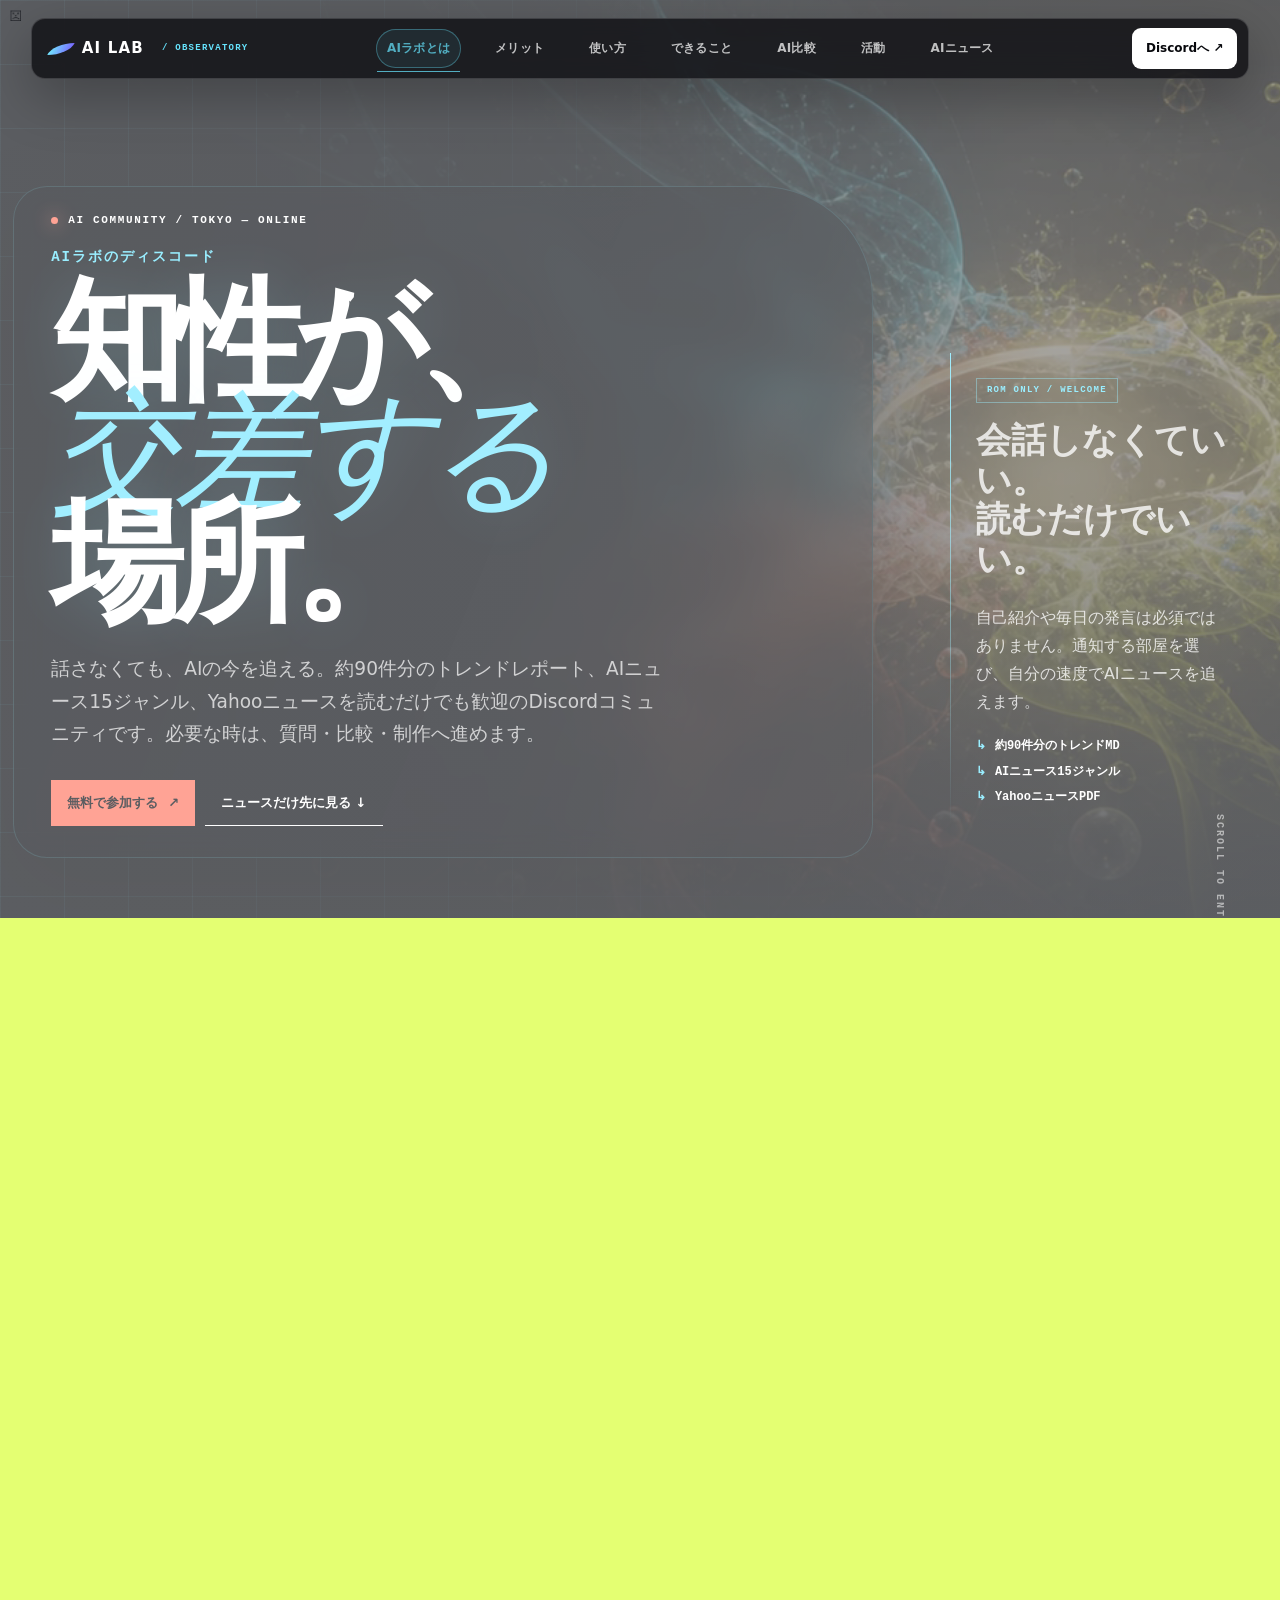
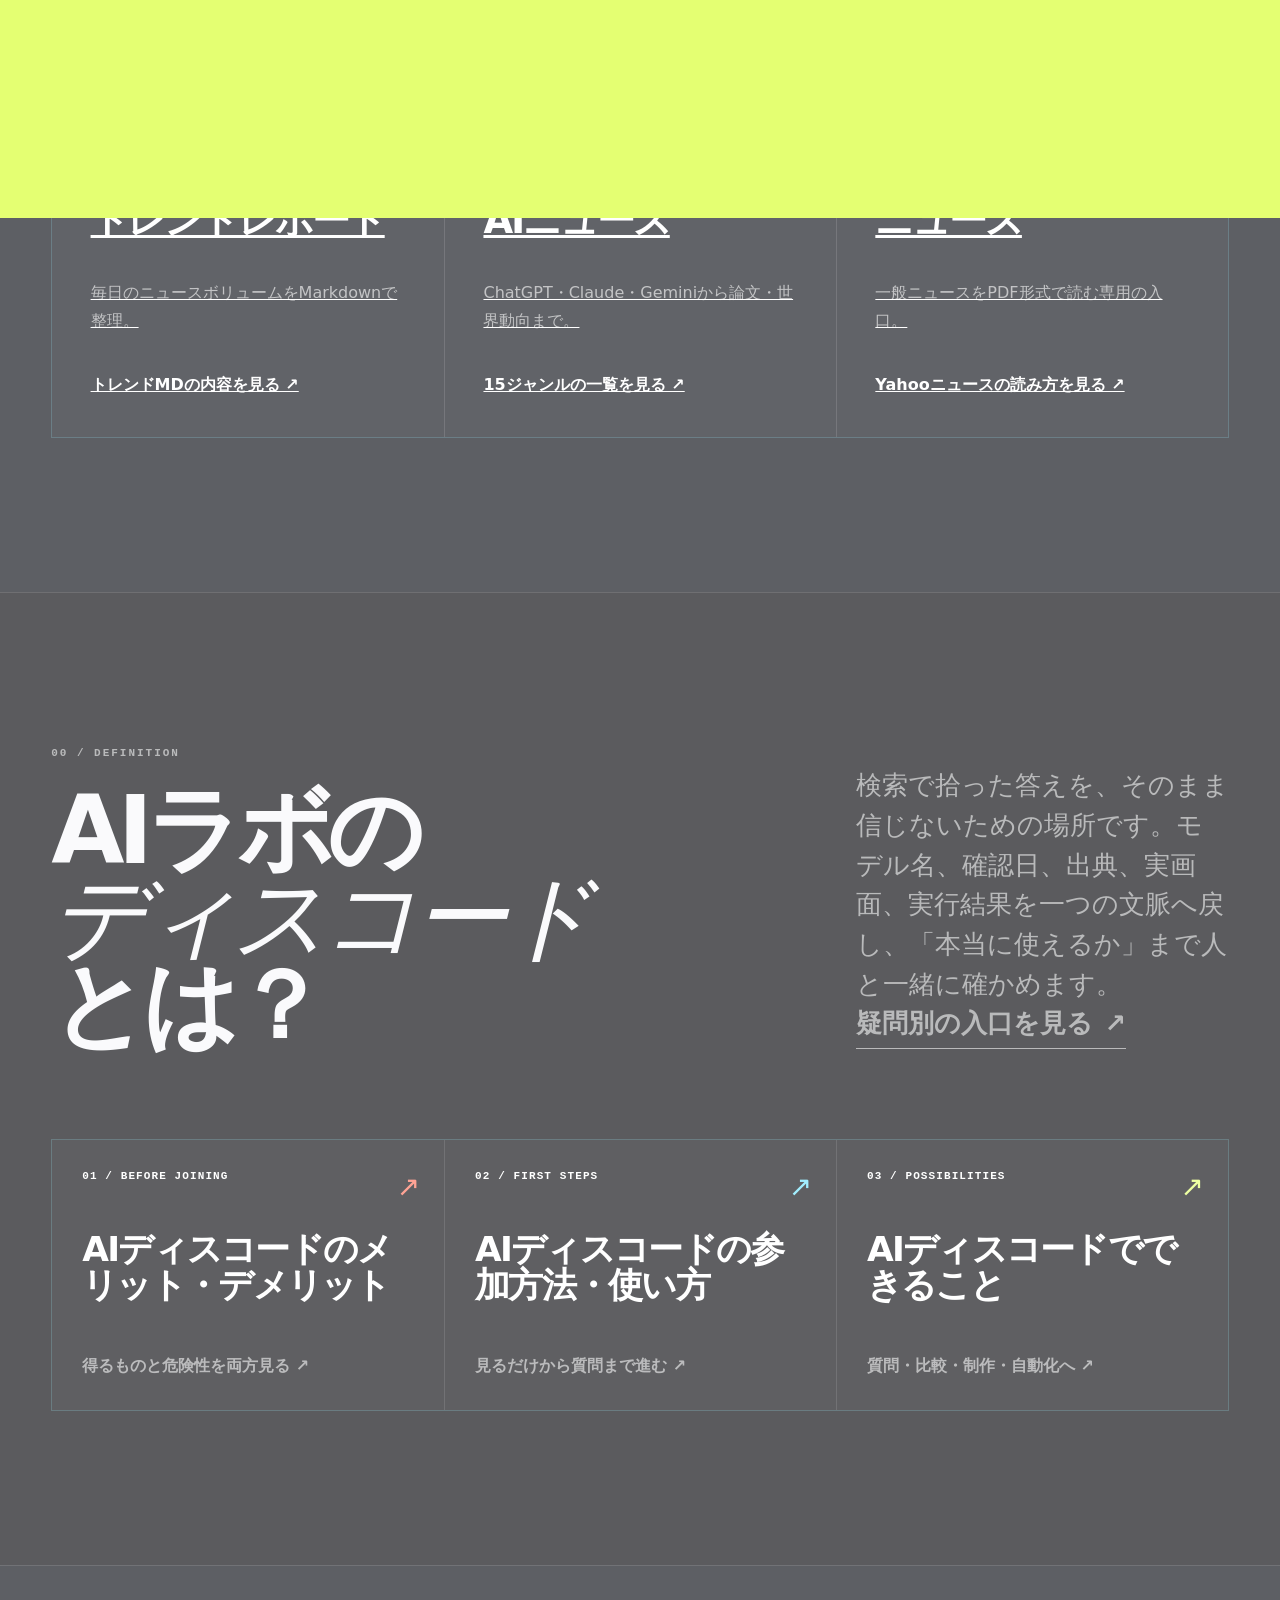
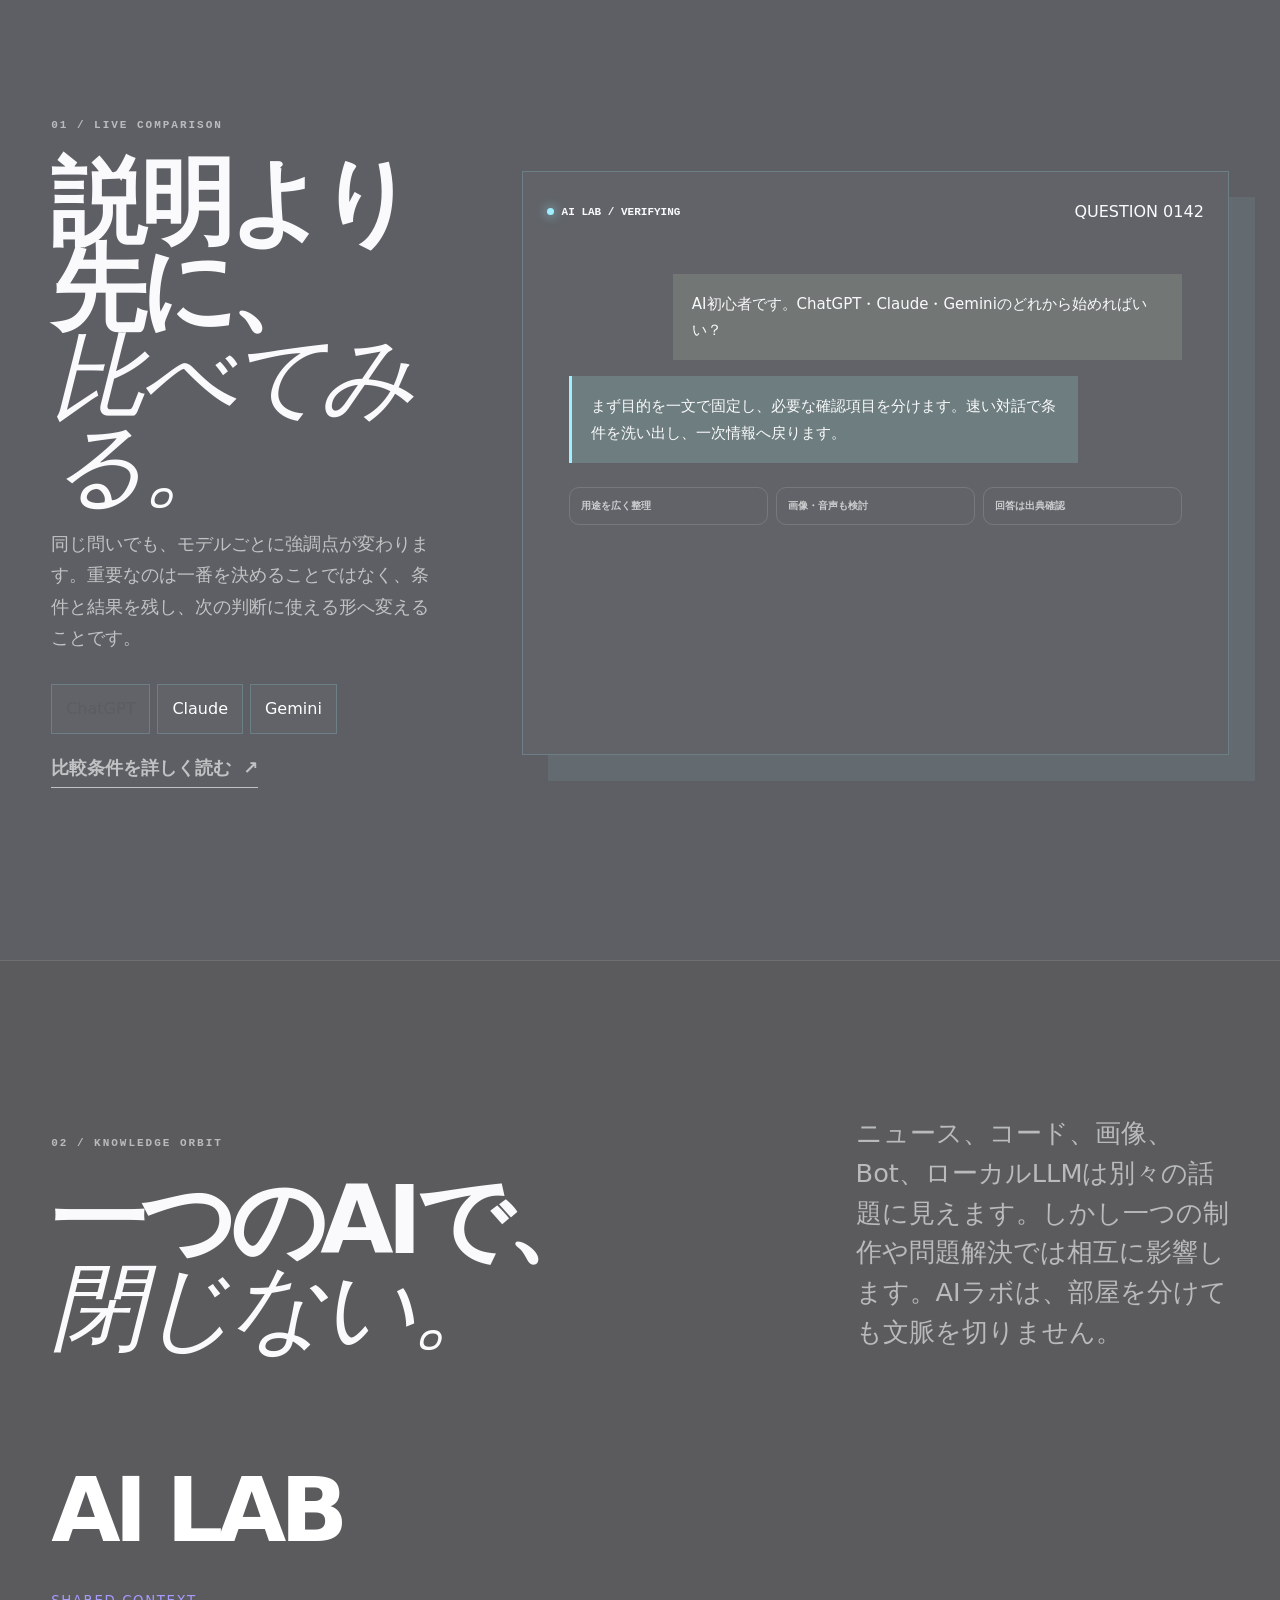
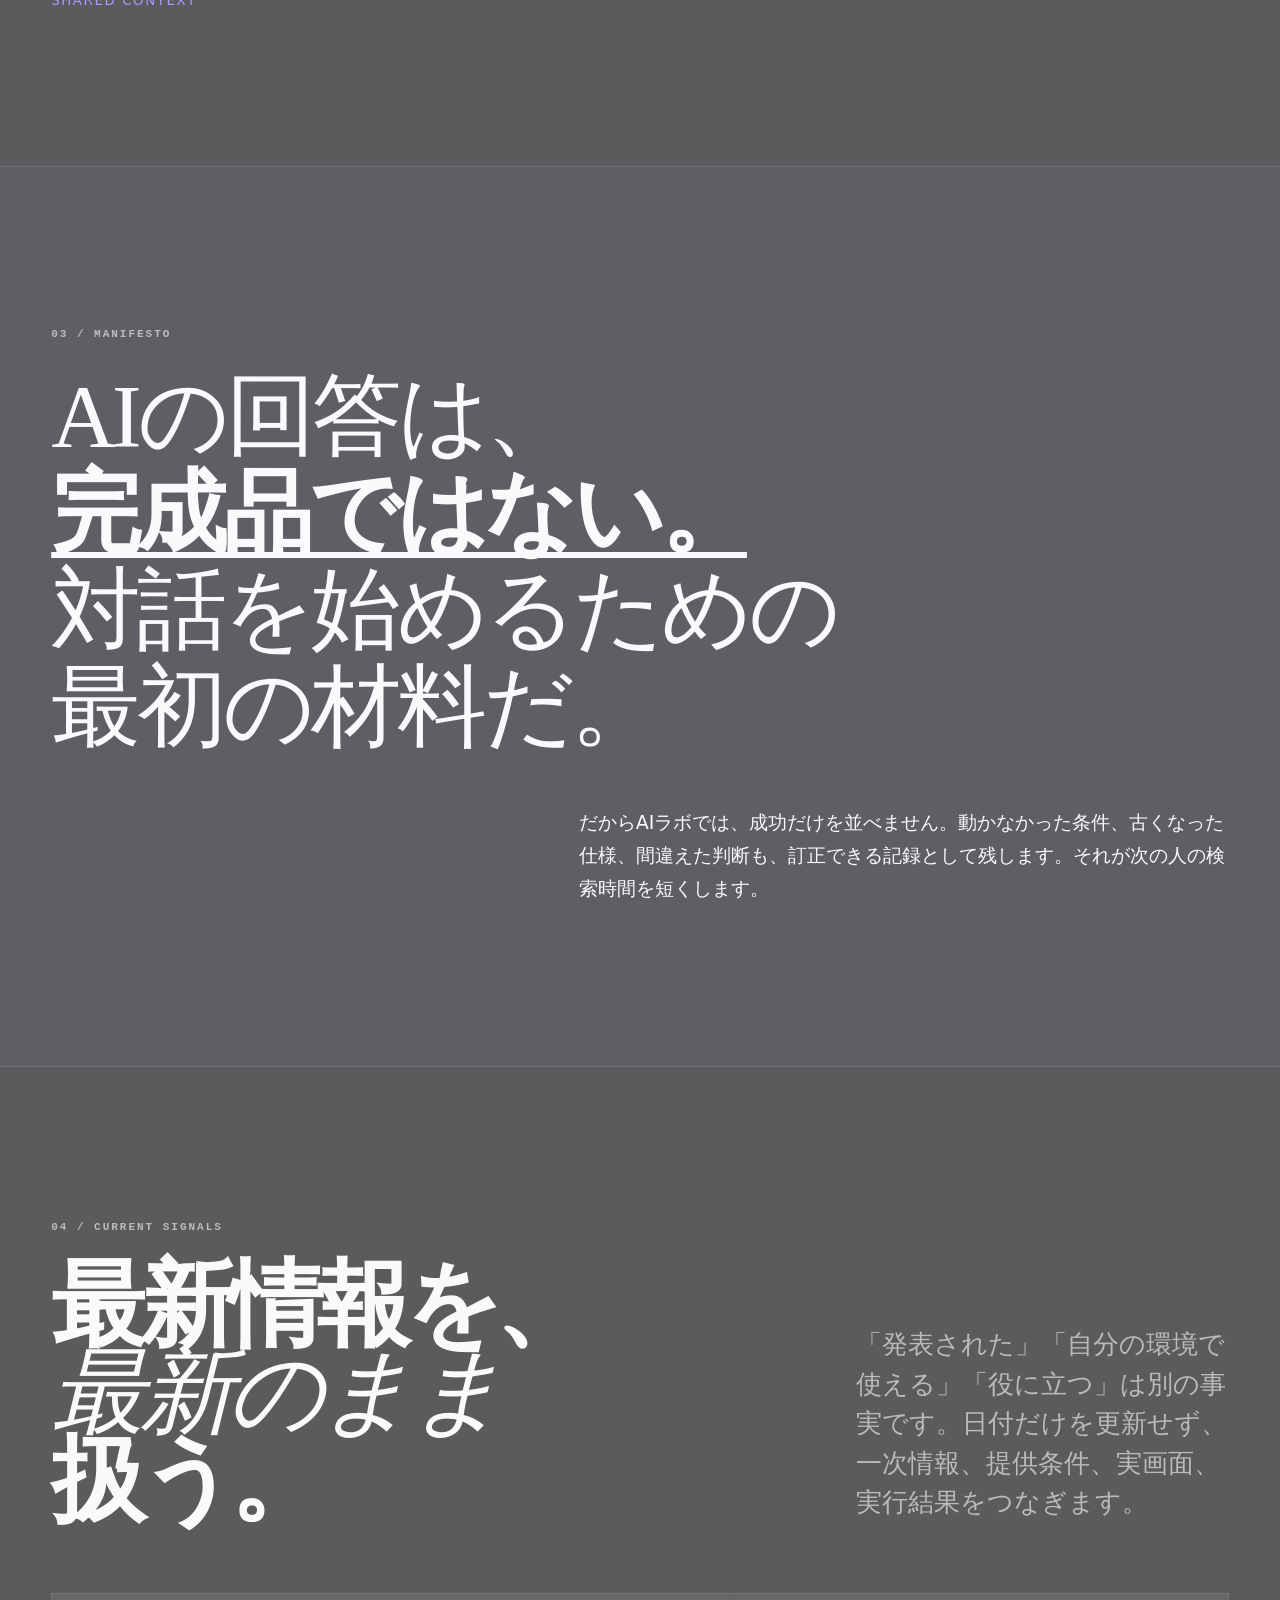
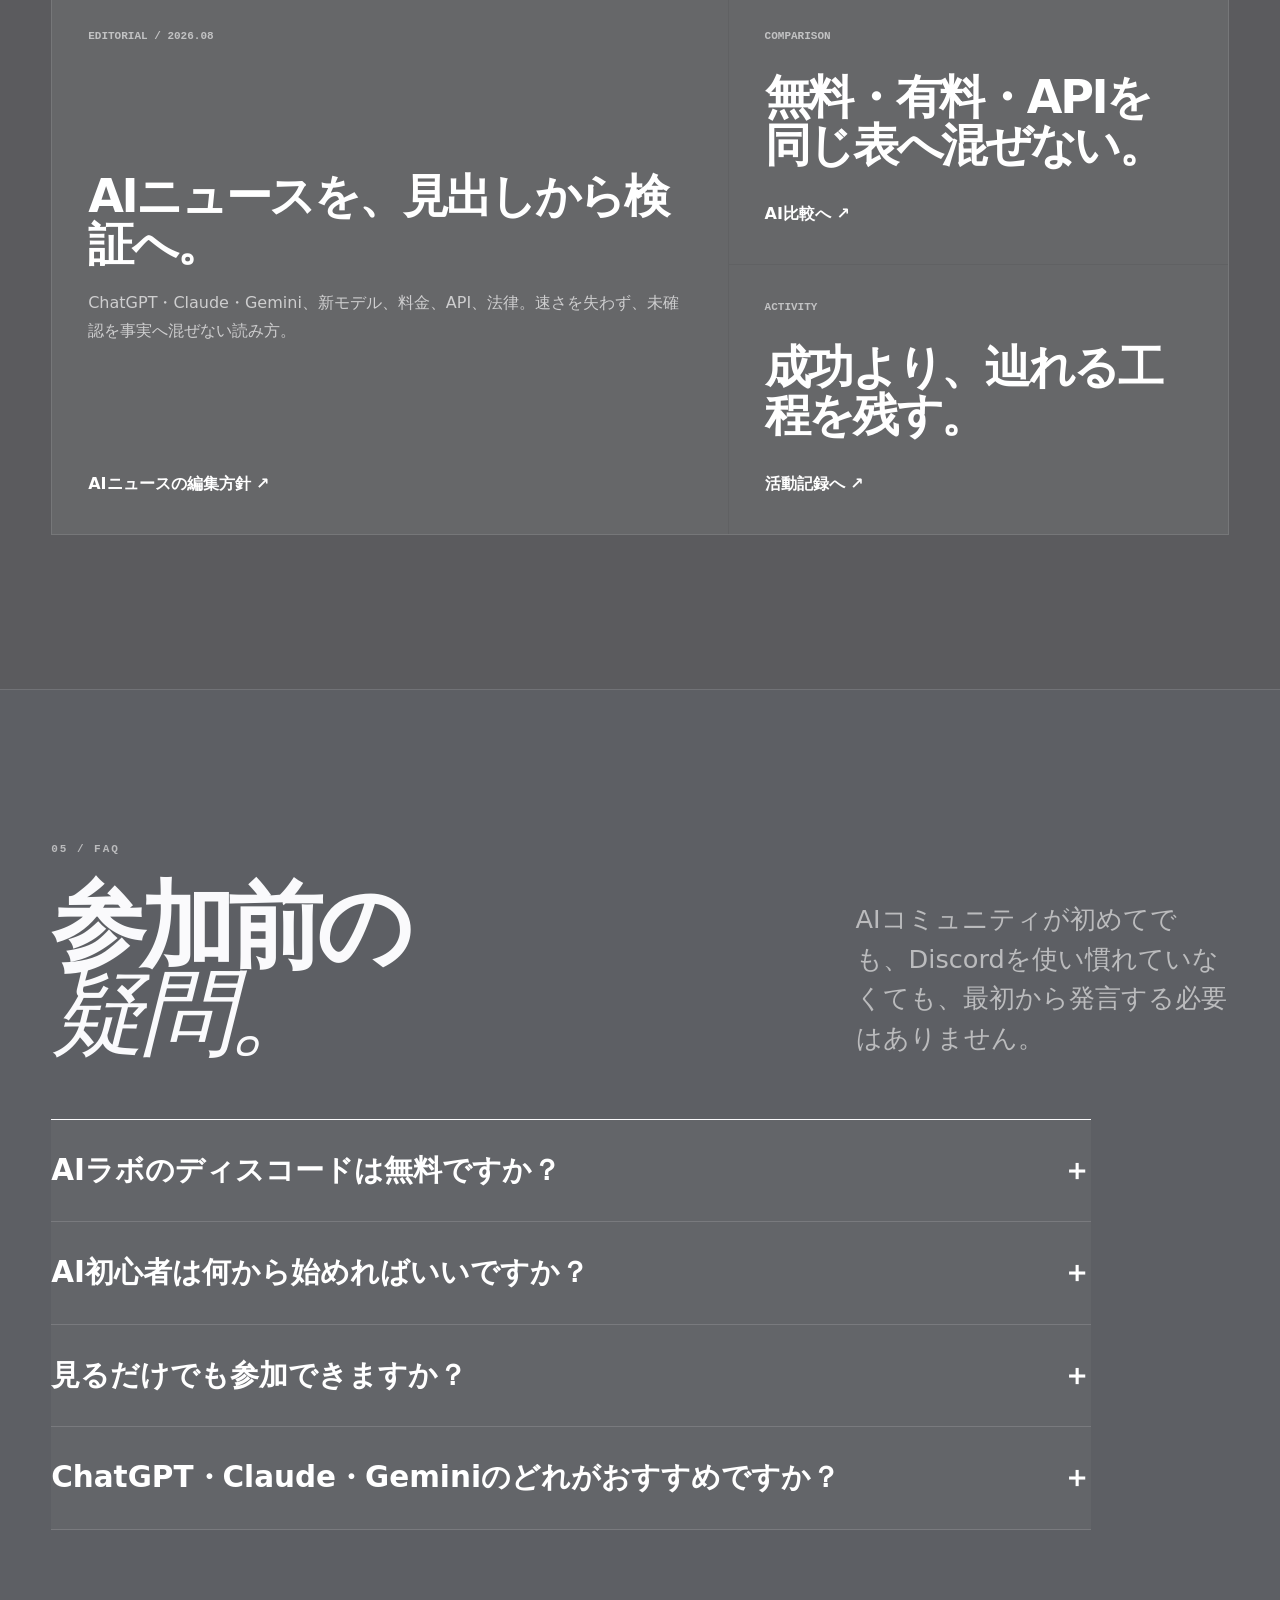
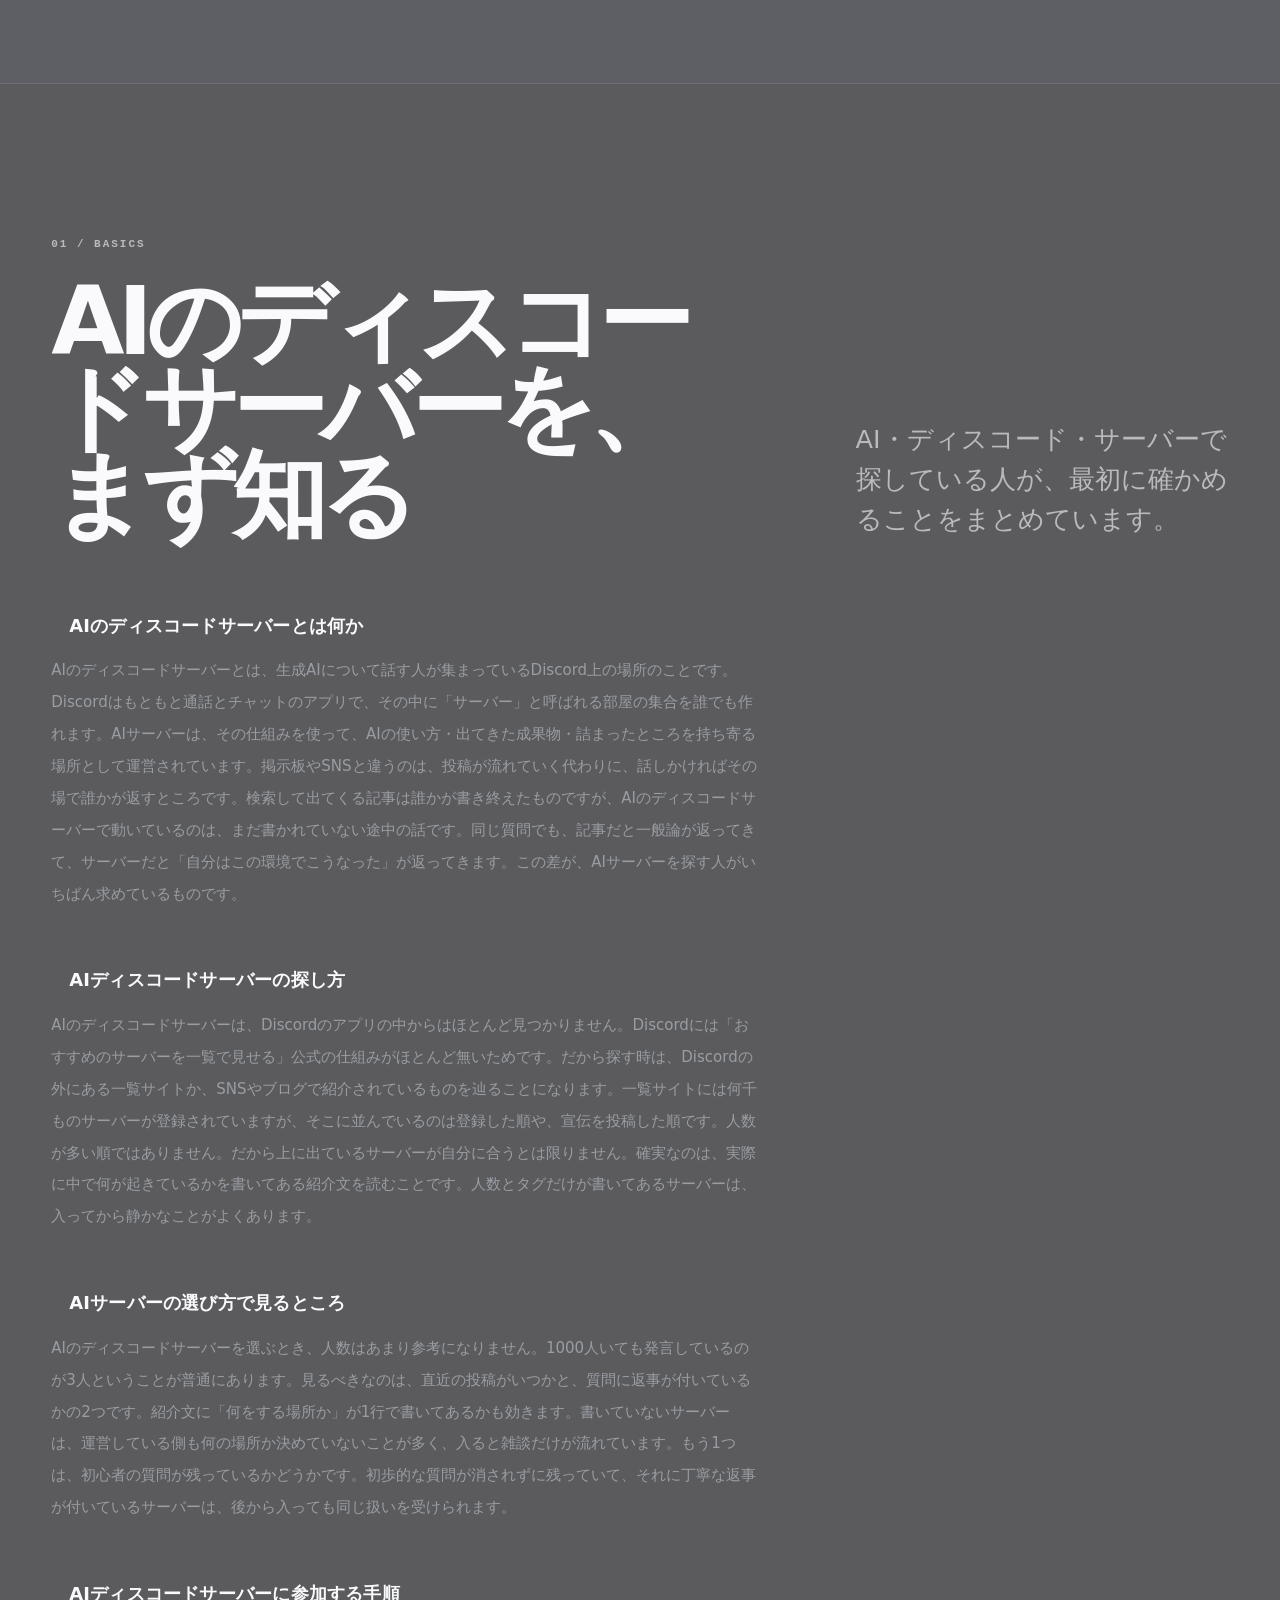
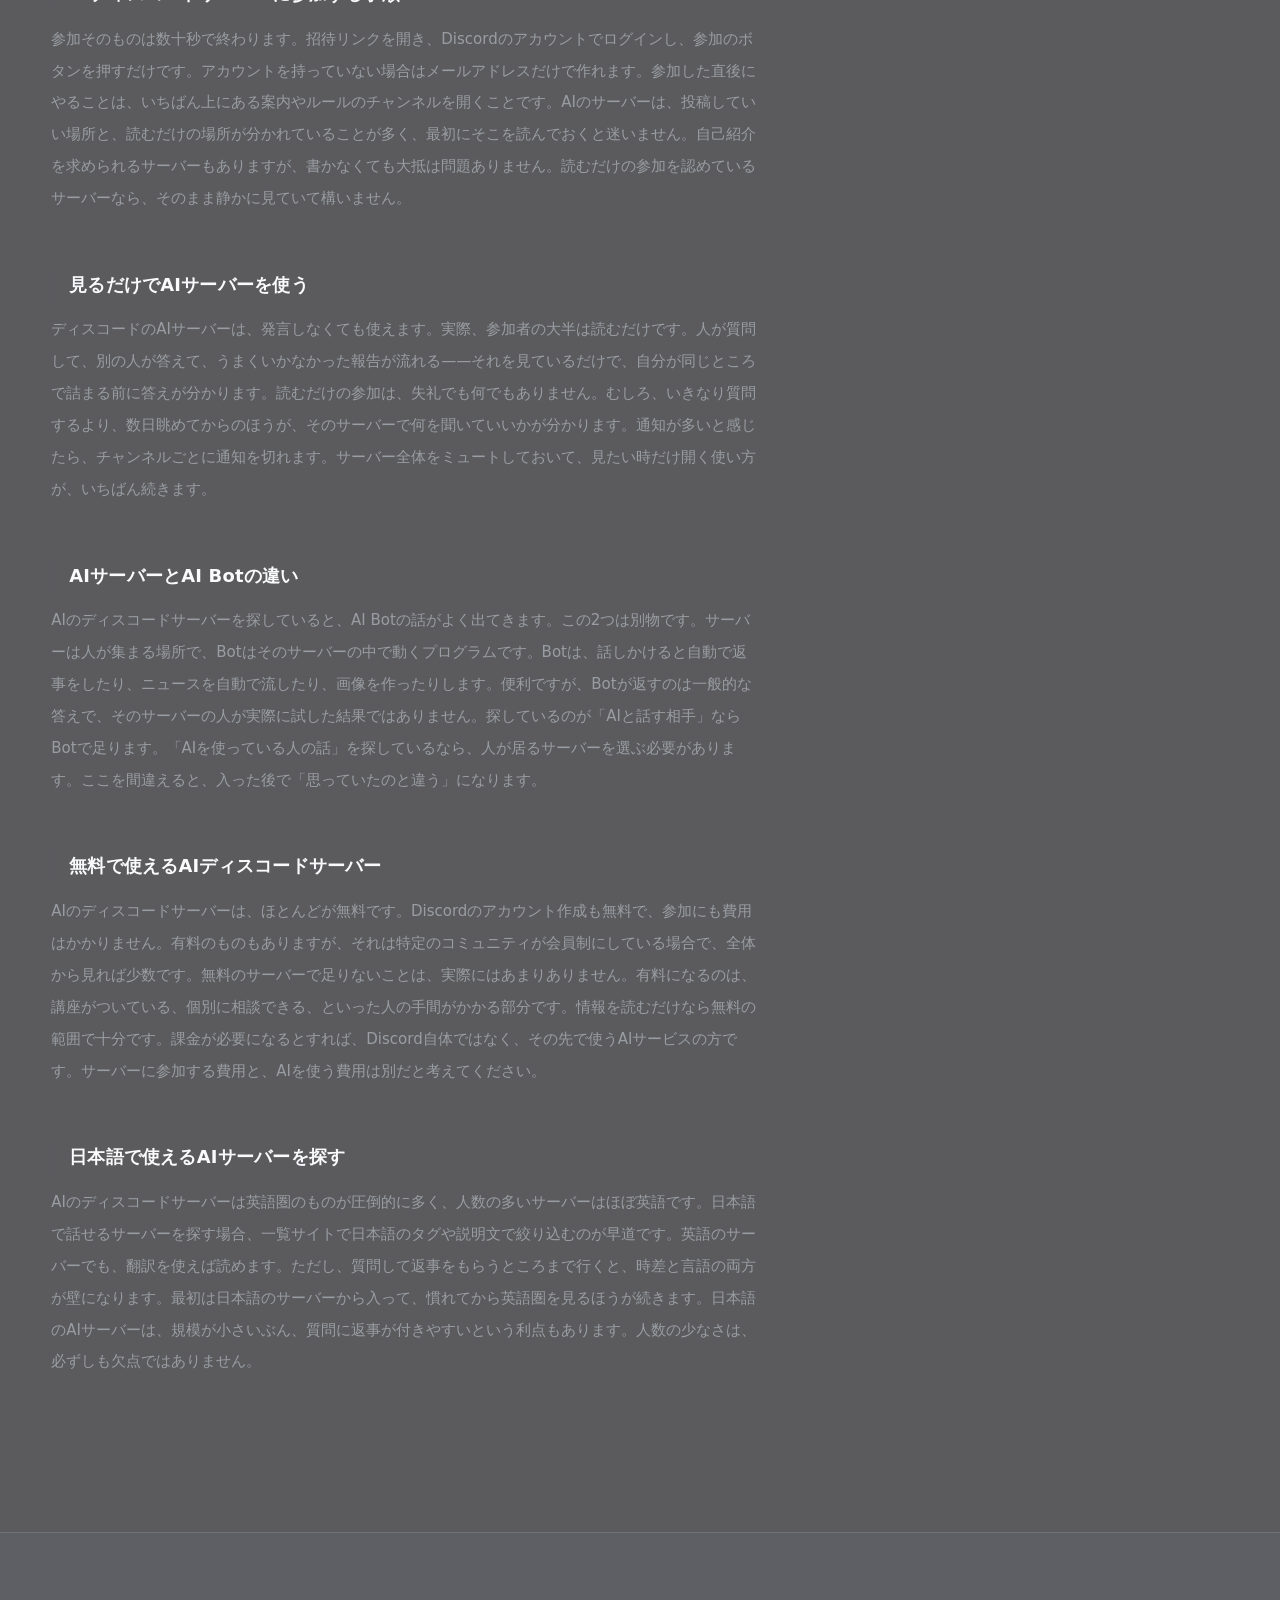
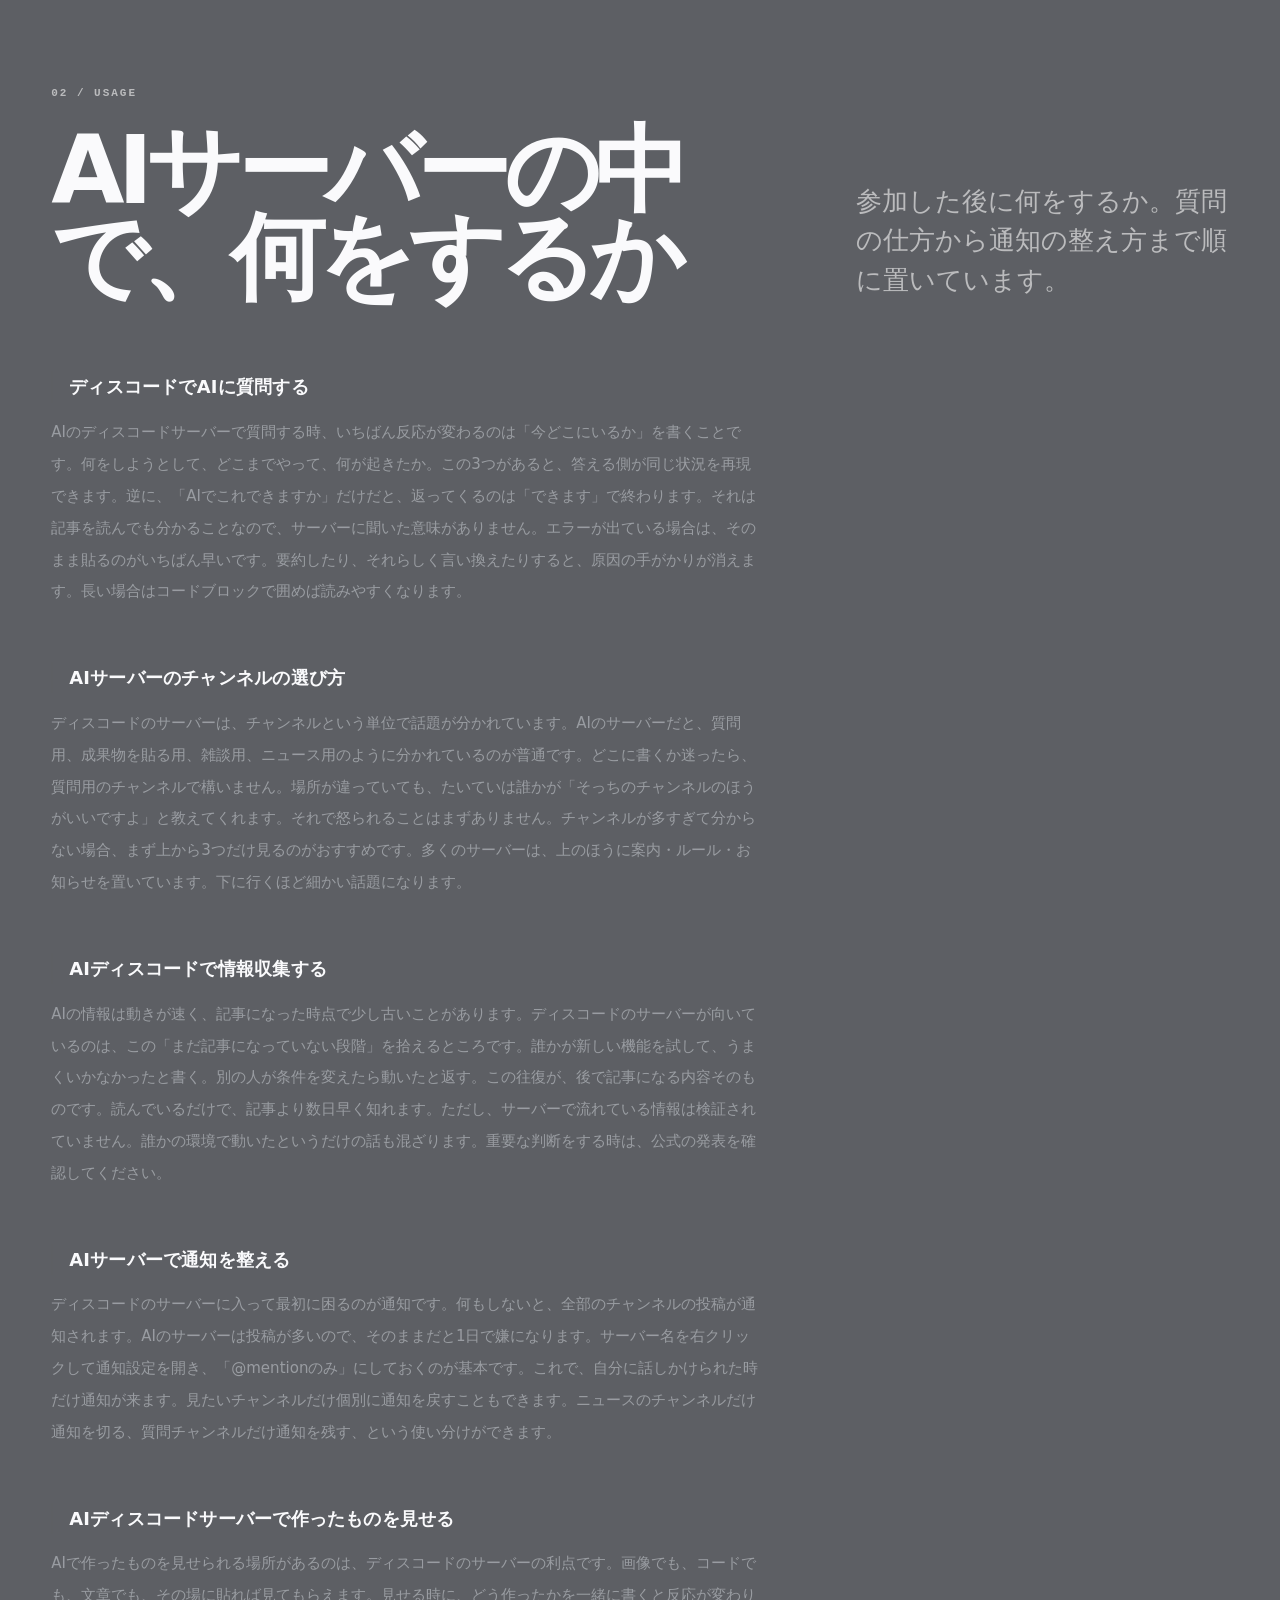
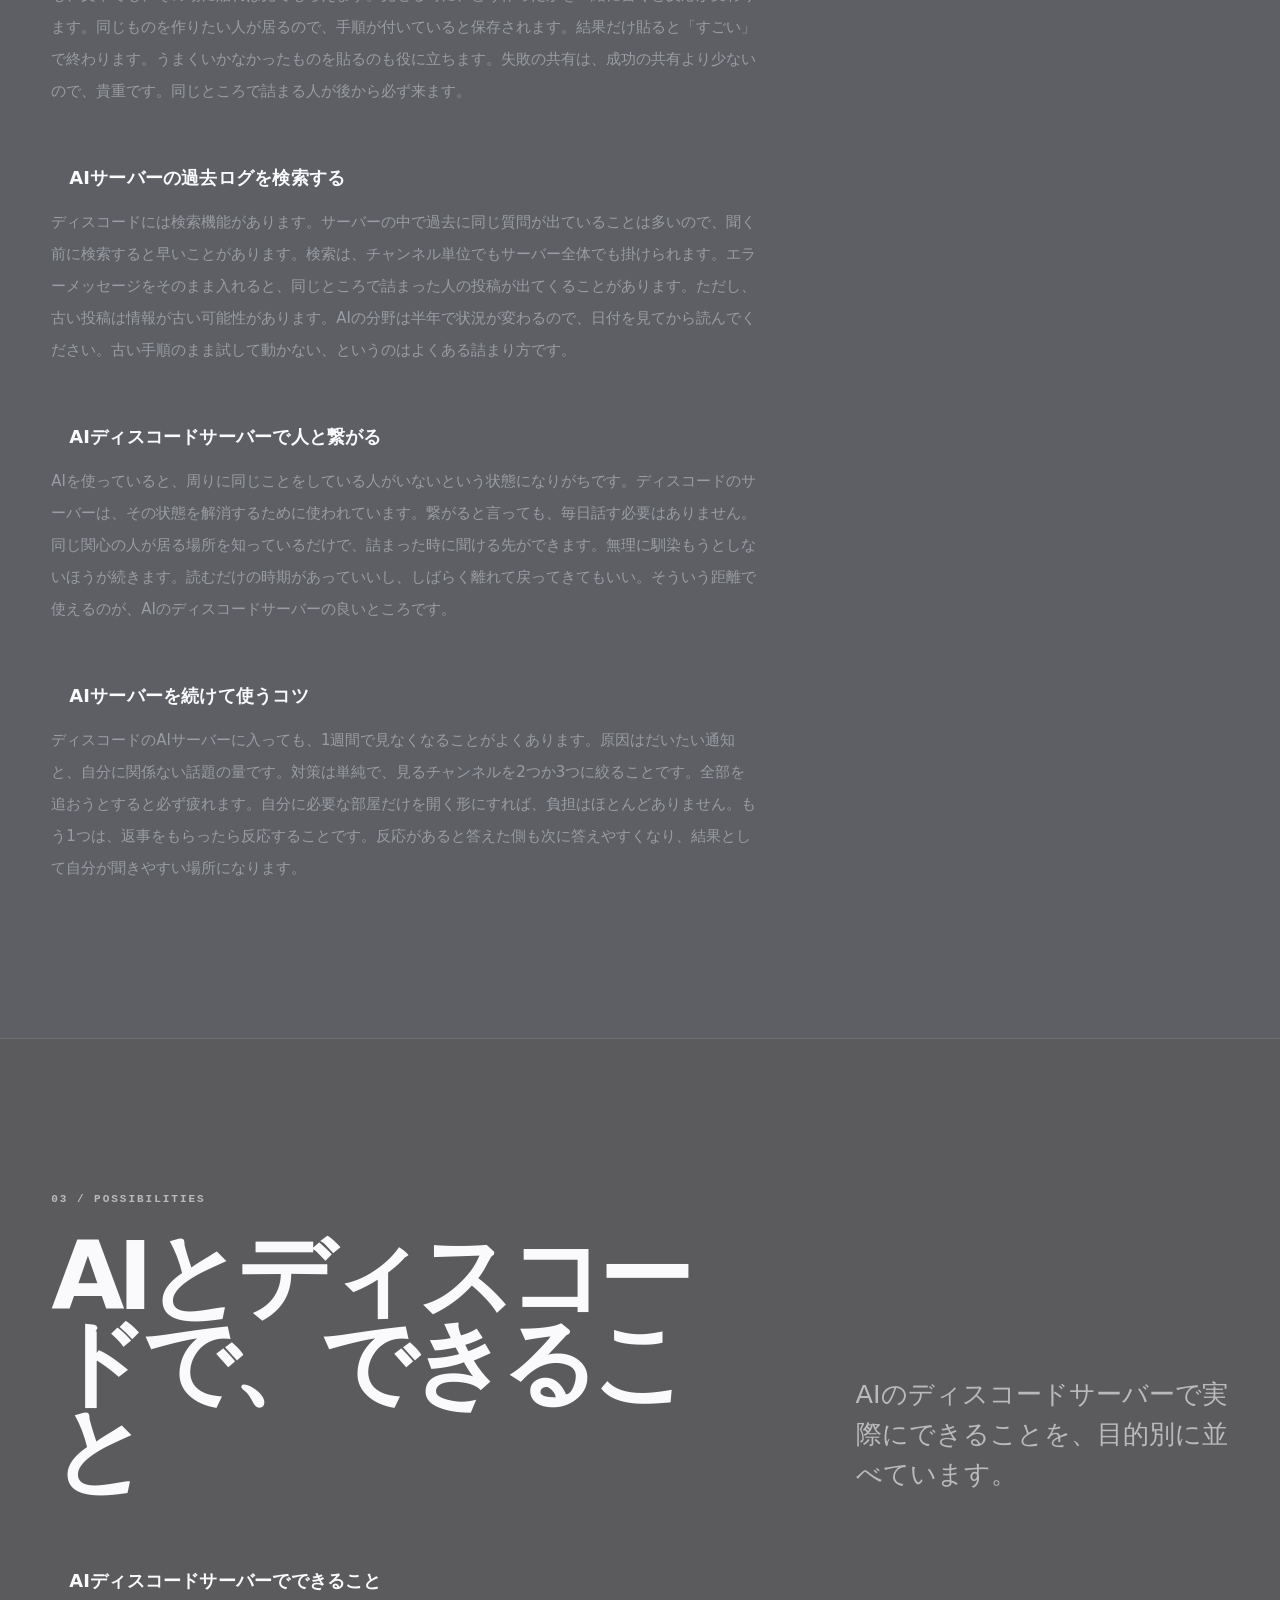
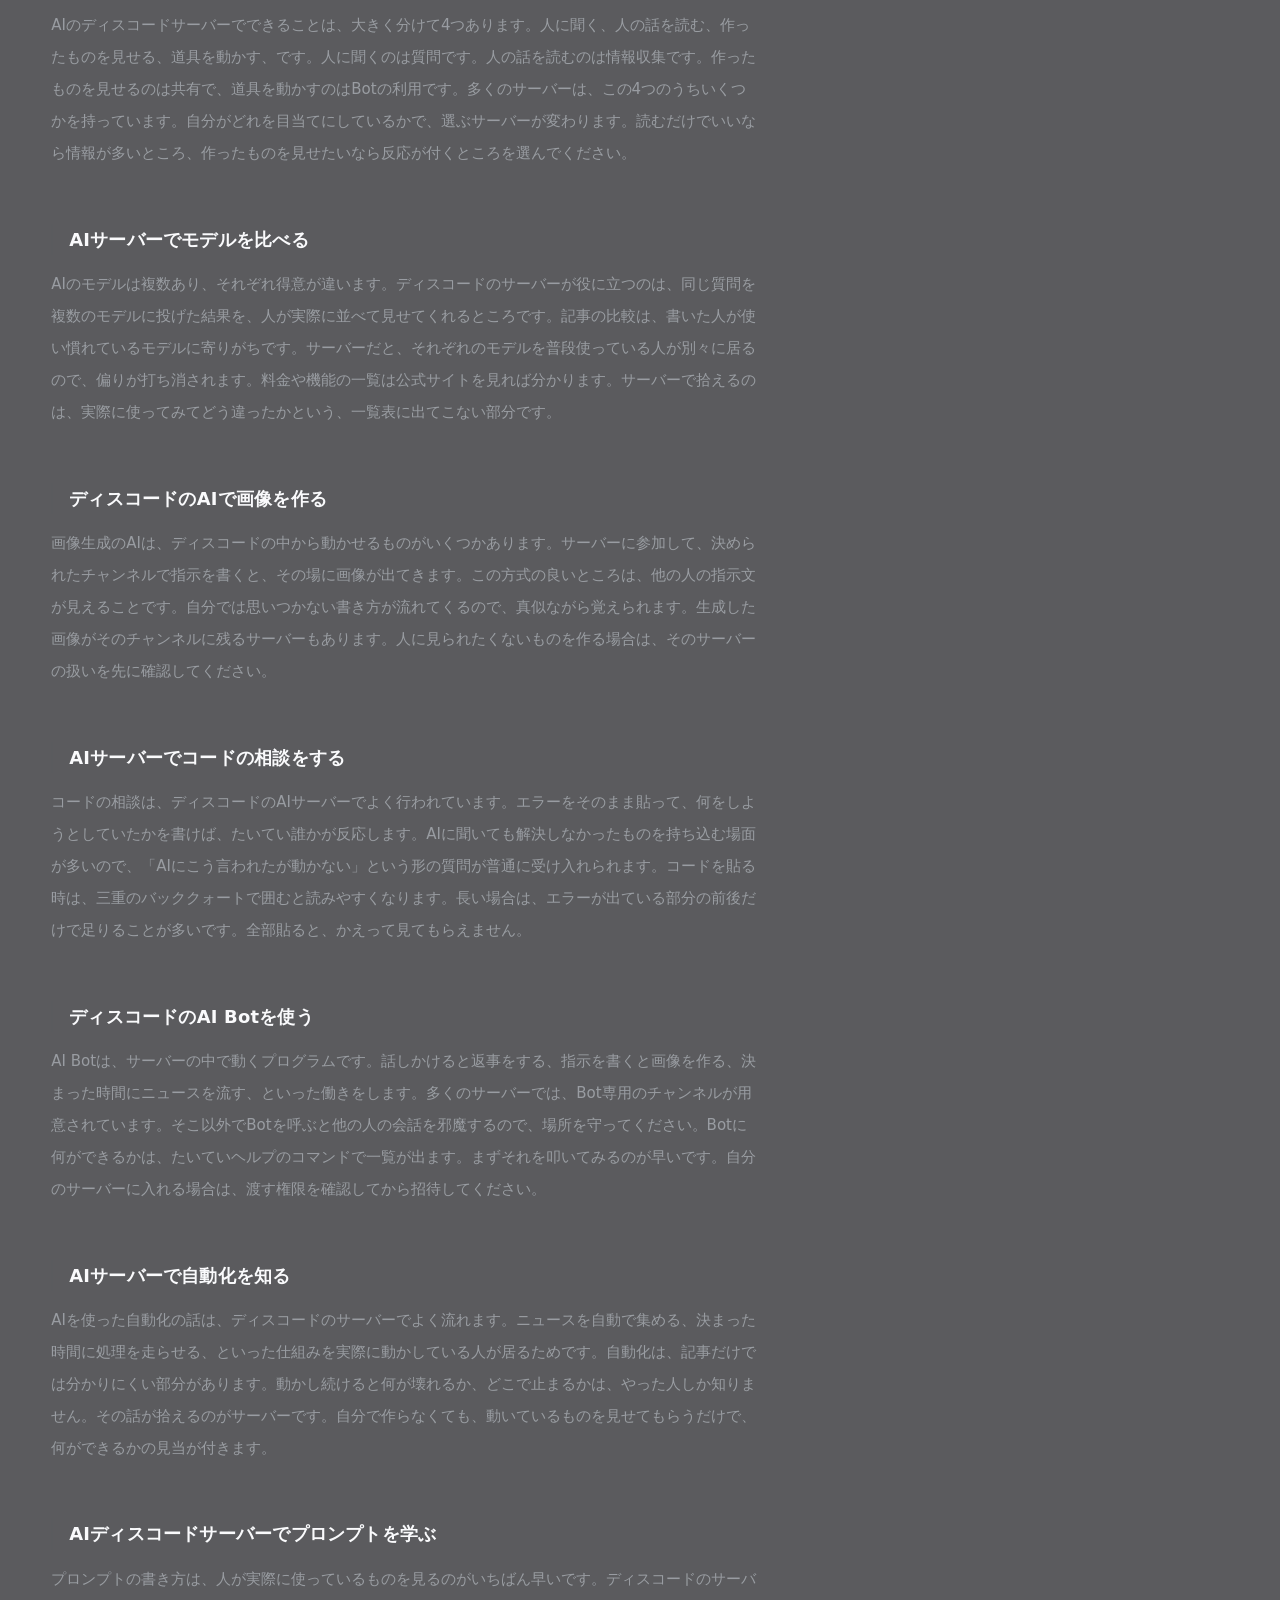
<file: index.html>
<!doctype html>
<html lang="ja">
  <head>
    <meta charset="utf-8" />
    <meta name="viewport" content="width=device-width,initial-scale=1" />
    <meta name="application-name" content="AIラボ" />
    <meta name="apple-mobile-web-app-title" content="AIラボ" />
    <link rel="icon" href="/favicon.ico" sizes="any" />
    <link rel="icon" type="image/png" sizes="32x32" href="/favicon-32x32.png" />
    <link rel="icon" type="image/png" sizes="16x16" href="/favicon-16x16.png" />
    <link rel="apple-touch-icon" sizes="180x180" href="/apple-touch-icon.png" />
    <link rel="manifest" href="/site.webmanifest" />
    <meta
      name="google-site-verification"
      content="yLRx-toV1wwOXIgkFKSKQW8SYN7P5XBVnxkAWqeWzIE"
    />
    <title>
      生成AIのDiscordコミュニティ｜ChatGPT・Claude・GeminiのAIニュースを15ジャンル配信
    </title>
    <meta
      name="description"
      content="生成AIのDiscordコミュニティ「AIラボ」。ChatGPT・Claude・Geminiなど15ジャンルのAIニュース自動配信、約90件のトレンドレポート、Yahooニュースを日本語で読めます。見るだけの参加も歓迎です。"
    />
    <meta name="robots" content="index,follow,max-image-preview:large" />
    <link rel="canonical" href="https://ai.akatsuki-system.online/" />
    <meta property="og:type" content="website" />
    <meta property="og:locale" content="ja_JP" />
    <meta property="og:site_name" content="AIラボ" />
    <meta
      property="og:title"
      content="生成AIのDiscordコミュニティ｜ChatGPT・Claude・GeminiのAIニュースを15ジャンル配信"
    />
    <meta
      property="og:description"
      content="生成AIのDiscordコミュニティ「AIラボ」。ChatGPT・Claude・Geminiなど15ジャンルのAIニュース自動配信、約90件のトレンドレポート、Yahooニュースを日本語で読めます。見るだけの参加も歓迎です。"
    />
    <meta property="og:url" content="https://ai.akatsuki-system.online/" />
    <meta
      property="og:image"
      content="https://ai.akatsuki-system.online/assets/ai-lab-ogp.png"
    />
    <meta
      property="og:image:secure_url"
      content="https://ai.akatsuki-system.online/assets/ai-lab-ogp.png"
    />
    <meta property="og:image:type" content="image/png" />
    <meta property="og:image:width" content="1200" />
    <meta property="og:image:height" content="630" />
    <link
      rel="image_src"
      href="https://ai.akatsuki-system.online/assets/ai-lab-ogp.png"
    />
    <meta
      property="og:image:alt"
      content="三つの知性の光が交差して開かれた共有空間を作るAIラボのビジュアル"
    />
    <meta name="twitter:card" content="summary_large_image" />
    <meta
      name="twitter:image"
      content="https://ai.akatsuki-system.online/assets/ai-lab-ogp.png"
    />
    <meta
      name="twitter:image:alt"
      content="三つの知性の光が交差して開かれた共有空間を作るAIラボのビジュアル"
    />
    <meta name="theme-color" content="#07080c" />
    <link
      rel="preload"
      as="image"
      href="assets/ai-lab-commons-hero.png"
      fetchpriority="high"
    />
    <link rel="stylesheet" href="styles.css?v=7eb87a99" />
    <link rel="stylesheet" href="page-styles/home.css?v=20260812-membrane1" />
    <script type="application/ld+json">
      {
        "@context": "https://schema.org",
        "@graph": [
          {
            "@type": "WebSite",
            "name": "AIラボ",
            "url": "https://ai.akatsuki-system.online/",
            "image": "https://ai.akatsuki-system.online/assets/ai-lab-ogp.png",
            "inLanguage": "ja"
          },
          {
            "@type": "Organization",
            "name": "AIラボ",
            "url": "https://ai.akatsuki-system.online/",
            "logo": {
              "@type": "ImageObject",
              "url": "https://ai.akatsuki-system.online/android-chrome-512x512.png",
              "width": 512,
              "height": 512
            },
            "image": "https://ai.akatsuki-system.online/assets/ai-lab-ogp.png",
            "sameAs": ["https://discord.gg/TwGHMrjxb7"]
          },
          {
            "@type": "FAQPage",
            "mainEntity": [
              {
                "@type": "Question",
                "name": "AIラボのディスコードとは？",
                "acceptedAnswer": {
                  "@type": "Answer",
                  "text": "約90件分のニュースボリュームを整理したトレンドレポートMD、ChatGPT・Claude・Geminiなど15ジャンルのAIニュース自動配信、Yahooニュースを読める日本語Discordコミュニティです。質問、比較、制作にも参加できます。"
                }
              },
              {
                "@type": "Question",
                "name": "AI初心者や見るだけでも参加できますか？",
                "acceptedAnswer": {
                  "@type": "Answer",
                  "text": "はい。ROM専・見るだけの参加も歓迎です。トレンドレポート、15ジャンルのAIニュース、Yahooニュースを読むことから始められ、発言は必須ではありません。"
                }
              }
            ]
          }
        ]
      }
    </script>
  </head>
  <body class="page-home" data-route="home">
    <a class="skip" href="#main">本文へ移動</a>
    <div class="progress"></div>
    <div class="transition"></div>
    <header class="site-header">
      <a class="brand" href="./"
        ><span class="brand-dot"></span>AI LAB</a
      >
      <nav class="nav" aria-label="主要ページ">
        <a href="./" aria-current="page">AIラボとは</a
        ><a href="merit-demerit/">メリット</a
        ><a href="how-to-use/">使い方</a
        ><a href="what-you-can-do/">できること</a
        ><a href="ai-comparison/">AI比較</a
        ><a href="stories/">活動</a
        ><a href="news/">AIニュース</a>
      </nav>
      <button class="menu" aria-expanded="false">メニュー</button
      ><a class="header-join" href="https://discord.gg/TwGHMrjxb7"
        >Discordへ ↗</a
      >
    </header>
    <main id="main">
      <section class="hero-home">
        <div class="hero-media">
          <video
            autoplay
            muted
            loop
            playsinline
            poster="assets/ai-lab-commons-hero.png"
          >
            <source src="assets/ai-lab-commons-loop.webm" type="video/webm" />
          </video>
        </div>
        <div class="hero-grid">
          <div>
            <div class="kicker">AI COMMUNITY / TOKYO — ONLINE</div>
            <h1>
              <span class="hero-topic">AIラボのディスコード</span>
              知性が、<br /><span class="serif">交差する</span><br />場所。
            </h1>
            <p class="hero-copy">
              話さなくても、AIの今を追える。約90件分のトレンドレポート、AIニュース15ジャンル、Yahooニュースを読むだけでも歓迎のDiscordコミュニティです。必要な時は、質問・比較・制作へ進めます。
            </p>
            <div class="hero-actions">
              <a
                class="pill primary"
                data-magnetic
                href="https://discord.gg/TwGHMrjxb7"
                >無料で参加する <span>↗</span></a
              ><a class="pill" href="#news-rom">ニュースだけ先に見る ↓</a>
            </div>
          </div>
          <aside class="hero-side">
            <span class="hero-side-label">ROM ONLY / WELCOME</span>
            <strong>会話しなくていい。<br />読むだけでいい。</strong>
            <p>
              自己紹介や毎日の発言は必須ではありません。通知する部屋を選び、自分の速度でAIニュースを追えます。
            </p>
            <ul class="hero-side-list">
              <li>約90件分のトレンドMD</li>
              <li>AIニュース15ジャンル</li>
              <li>YahooニュースPDF</li>
            </ul>
          </aside>
        </div>
        <span class="scroll-cue">SCROLL TO ENTER</span>
      </section>
      <div class="ticker" aria-hidden="true">
        <div class="ticker-track">
          <span>ChatGPT</span><span>Claude</span><span>Gemini</span
          ><span>15ジャンルAIニュース</span><span>Yahooニュース</span
          ><span>ROM専歓迎</span><span>プロンプト</span
          ><span>画像・動画生成</span><span>Discord Bot</span
          ><span>Claude Code</span><span>Codex</span><span>ローカルLLM</span
          ><span>ChatGPT</span><span>Claude</span><span>Gemini</span
          ><span>15ジャンルAIニュース</span><span>Yahooニュース</span
          ><span>ROM専歓迎</span><span>プロンプト</span
          ><span>画像・動画生成</span><span>Discord Bot</span
          ><span>Claude Code</span><span>Codex</span><span>ローカルLLM</span>
        </div>
      </div>
      <section class="section signal-entry" id="news-rom">
        <div class="shell">
          <div class="signal-entry-lead reveal">
            <div>
              <div class="section-label">00 / READ-ONLY NEWS ENTRANCE</div>
              <h2>AIニュースを、<br /><span>Discordで見るだけ。</span></h2>
            </div>
            <div>
              <b>ROM専・見るだけ歓迎。</b>
              <p>
                会話へ入ることを参加条件にしません。ニュースを読む、気になる部屋だけ通知する、必要な時だけ質問する。その全部がAIラボの使い方です。
              </p>
            </div>
          </div>
          <nav
            class="news-entry-grid reveal"
            aria-label="AIニュースの三つの入口"
          >
            <a href="news/#trend-report">
              <small>01 / DAILY TREND REPORT</small>
              <strong><span>約90件分</span><br />トレンドレポート</strong>
              <p>毎日のニュースボリュームをMarkdownで整理。</p>
              <em>トレンドMDの内容を見る ↗</em>
            </a>
            <a href="news/#fifteen-genres">
              <small>02 / 15 TOPIC CHANNELS</small>
              <strong><span>15ジャンル</span><br />AIニュース</strong>
              <p>ChatGPT・Claude・Geminiから論文・世界動向まで。</p>
              <em>15ジャンルの一覧を見る ↗</em>
            </a>
            <a href="news/#yahoo-news">
              <small>03 / YAHOO NEWS</small>
              <strong><span>Yahoo</span><br />ニュース</strong>
              <p>一般ニュースをPDF形式で読む専用の入口。</p>
              <em>Yahooニュースの読み方を見る ↗</em>
            </a>
          </nav>
        </div>
      </section>
      <section class="section">
        <div class="shell">
          <div class="intro reveal">
            <div>
              <div class="section-label">00 / DEFINITION</div>
              <h2 class="display">
                AIラボの<br /><span class="serif">ディスコード</span
                ><br />とは？
              </h2>
            </div>
            <div>
              <p>
                検索で拾った答えを、そのまま信じないための場所です。モデル名、確認日、出典、実画面、実行結果を一つの文脈へ戻し、「本当に使えるか」まで人と一緒に確かめます。
              </p>
              <p><a class="link-arrow" href="#routes">疑問別の入口を見る</a></p>
            </div>
          </div>
          <nav class="gateway" id="routes" aria-label="最初に読む三ページ">
            <a style="--tone: var(--coral)" href="merit-demerit/"
              ><small>01 / BEFORE JOINING</small
              ><b>AIディスコードのメリット・デメリット</b
              ><em>得るものと危険性を両方見る ↗</em></a
            ><a style="--tone: var(--cyan)" href="how-to-use/"
              ><small>02 / FIRST STEPS</small
              ><b>AIディスコードの参加方法・使い方</b
              ><em>見るだけから質問まで進む ↗</em></a
            ><a style="--tone: var(--lime)" href="what-you-can-do/"
              ><small>03 / POSSIBILITIES</small><b>AIディスコードでできること</b
              ><em>質問・比較・制作・自動化へ ↗</em></a
            >
          </nav>
        </div>
      </section>
      <section class="section lab" id="experience">
        <div class="shell">
          <div class="lab-copy reveal">
            <div class="section-label">01 / LIVE COMPARISON</div>
            <div class="display">
              説明より先に、<br /><span class="serif">比べてみる。</span>
            </div>
            <p>
              同じ問いでも、モデルごとに強調点が変わります。重要なのは一番を決めることではなく、条件と結果を残し、次の判断に使える形へ変えることです。
            </p>
            <div
              class="model-switch"
              role="tablist"
              aria-label="AIを切り替える"
            >
              <button data-model="chatgpt" aria-selected="true">ChatGPT</button
              ><button data-model="claude" aria-selected="false">Claude</button
              ><button data-model="gemini" aria-selected="false">Gemini</button>
            </div>
            <p>
              <a class="link-arrow" href="ai-comparison/"
                >比較条件を詳しく読む</a
              >
            </p>
          </div>
          <div class="lab-console reveal" style="--active: #6ee7ff">
            <div class="console-top">
              <span class="live">AI LAB / VERIFYING</span
              ><span>QUESTION 0142</span>
            </div>
            <div class="conversation">
              <div class="bubble user">
                AI初心者です。ChatGPT・Claude・Geminiのどれから始めればいい？
              </div>
              <div class="bubble ai" data-answer>
                まず目的を一文で固定し、必要な確認項目を分けます。速い対話で条件を洗い出し、一次情報へ戻ります。
              </div>
              <div class="evidence">
                <span data-evidence>用途を広く整理</span
                ><span data-evidence>画像・音声も検討</span
                ><span data-evidence>回答は出典確認</span>
              </div>
            </div>
          </div>
        </div>
      </section>
      <section class="section constellation">
        <div class="shell">
          <div class="intro reveal">
            <div>
              <div class="section-label">02 / KNOWLEDGE ORBIT</div>
              <h2 class="display">
                一つのAIで、<br /><span class="serif">閉じない。</span>
              </h2>
            </div>
            <p>
              ニュース、コード、画像、Bot、ローカルLLMは別々の話題に見えます。しかし一つの制作や問題解決では相互に影響します。AIラボは、部屋を分けても文脈を切りません。
            </p>
          </div>
          <div class="orbit-stage">
            <div class="orbit-core">
              <div><b>AI LAB</b><small>SHARED CONTEXT</small></div>
            </div>
            <div class="orbit">
              <a class="node" href="ai-comparison/"
                ><small>MODEL / 01</small><b>ChatGPT・Claude・Gemini比較</b></a
              ><a class="node" href="news/"
                ><small>NEWS / 02</small><b>AIニュース・公式発表</b></a
              ><a class="node" href="what-you-can-do/#prompt"
                ><small>CRAFT / 03</small><b>プロンプト・文章・調査</b></a
              ><a class="node" href="what-you-can-do/#create"
                ><small>MEDIA / 04</small><b>画像・動画・音声生成</b></a
              ><a class="node" href="what-you-can-do/#build"
                ><small>BUILD / 05</small><b>コード・Bot・自動化</b></a
              ><a class="node" href="stories/"
                ><small>TRACE / 06</small><b>失敗・検証・訂正の記録</b></a
              >
            </div>
            <div class="orbit"></div>
          </div>
        </div>
      </section>
      <section class="section manifesto">
        <div class="shell reveal">
          <div class="section-label">03 / MANIFESTO</div>
          <blockquote>
            AIの回答は、<br /><em>完成品ではない。</em
            ><br />対話を始めるための<br />最初の材料だ。
          </blockquote>
          <p>
            だからAIラボでは、成功だけを並べません。動かなかった条件、古くなった仕様、間違えた判断も、訂正できる記録として残します。それが次の人の検索時間を短くします。
          </p>
        </div>
      </section>
      <section class="section">
        <div class="shell">
          <div class="intro reveal">
            <div>
              <div class="section-label">04 / CURRENT SIGNALS</div>
              <div class="display">
                最新情報を、<br /><span class="serif">最新のまま</span
                ><br />扱う。
              </div>
            </div>
            <p>
              「発表された」「自分の環境で使える」「役に立つ」は別の事実です。日付だけを更新せず、一次情報、提供条件、実画面、実行結果をつなぎます。
            </p>
          </div>
          <div class="news-preview reveal">
            <a href="news/"
              ><time>EDITORIAL / 2026.08</time>
              <div>
                <h3>AIニュースを、見出しから検証へ。</h3>
                <p>
                  ChatGPT・Claude・Gemini、新モデル、料金、API、法律。速さを失わず、未確認を事実へ混ぜない読み方。
                </p>
              </div>
              <strong>AIニュースの編集方針 ↗</strong></a
            ><a href="ai-comparison/"
              ><time>COMPARISON</time>
              <h3>無料・有料・APIを同じ表へ混ぜない。</h3>
              <strong>AI比較へ ↗</strong></a
            ><a href="stories/"
              ><time>ACTIVITY</time>
              <h3>成功より、辿れる工程を残す。</h3>
              <strong>活動記録へ ↗</strong></a
            >
          </div>
        </div>
      </section>
      <section class="section">
        <div class="shell">
          <div class="intro reveal">
            <div>
              <div class="section-label">05 / FAQ</div>
              <div class="display">
                参加前の<br /><span class="serif">疑問。</span>
              </div>
            </div>
            <p>
              AIコミュニティが初めてでも、Discordを使い慣れていなくても、最初から発言する必要はありません。
            </p>
          </div>
          <div class="faq">
            <details>
              <summary>AIラボのディスコードは無料ですか？</summary>
              <p>
                Discordサーバーへの参加は無料です。外部AIサービスの有料機能やAPIを使う場合は、それぞれのサービス料金が別に必要です。
              </p>
            </details>
            <details>
              <summary>AI初心者は何から始めればいいですか？</summary>
              <p>
                まず案内を読み、興味のある一室だけを見ます。モデル名を覚えるより、「何を完成させたいか」を一文にするところから始められます。
              </p>
            </details>
            <details>
              <summary>見るだけでも参加できますか？</summary>
              <p>
                できます。過去の質問、比較、制作記録を読むことも参加の一つです。必要な時にだけ質問してください。
              </p>
            </details>
            <details>
              <summary>ChatGPT・Claude・Geminiのどれがおすすめですか？</summary>
              <p>
                用途、無料・有料、利用画面、確認時点で変わります。AI比較ページでは一回の順位ではなく、同じ条件で比べる方法を示します。
              </p>
            </details>
          </div>
        </div>
      </section>
<!--SEO-BLOCKS-->
      <section class="section seo-block">
        <div class="shell">
          <div class="intro reveal">
            <div>
              <div class="section-label">01 / BASICS</div>
              <h2 class="display">AIのディスコードサーバーを、まず知る</h2>
            </div>
            <div>
              <p>AI・ディスコード・サーバーで探している人が、最初に確かめることをまとめています。</p>
            </div>
          </div>
          <div class="seo-body reveal">
            <h2 class="sub">AIのディスコードサーバーとは何か</h2>
            <p>AIのディスコードサーバーとは、生成AIについて話す人が集まっているDiscord上の場所のことです。Discordはもともと通話とチャットのアプリで、その中に「サーバー」と呼ばれる部屋の集合を誰でも作れます。AIサーバーは、その仕組みを使って、AIの使い方・出てきた成果物・詰まったところを持ち寄る場所として運営されています。掲示板やSNSと違うのは、投稿が流れていく代わりに、話しかければその場で誰かが返すところです。検索して出てくる記事は誰かが書き終えたものですが、AIのディスコードサーバーで動いているのは、まだ書かれていない途中の話です。同じ質問でも、記事だと一般論が返ってきて、サーバーだと「自分はこの環境でこうなった」が返ってきます。この差が、AIサーバーを探す人がいちばん求めているものです。</p>
            <h2 class="sub">AIディスコードサーバーの探し方</h2>
            <p>AIのディスコードサーバーは、Discordのアプリの中からはほとんど見つかりません。Discordには「おすすめのサーバーを一覧で見せる」公式の仕組みがほとんど無いためです。だから探す時は、Discordの外にある一覧サイトか、SNSやブログで紹介されているものを辿ることになります。一覧サイトには何千ものサーバーが登録されていますが、そこに並んでいるのは登録した順や、宣伝を投稿した順です。人数が多い順ではありません。だから上に出ているサーバーが自分に合うとは限りません。確実なのは、実際に中で何が起きているかを書いてある紹介文を読むことです。人数とタグだけが書いてあるサーバーは、入ってから静かなことがよくあります。</p>
            <h2 class="sub">AIサーバーの選び方で見るところ</h2>
            <p>AIのディスコードサーバーを選ぶとき、人数はあまり参考になりません。1000人いても発言しているのが3人ということが普通にあります。見るべきなのは、直近の投稿がいつかと、質問に返事が付いているかの2つです。紹介文に「何をする場所か」が1行で書いてあるかも効きます。書いていないサーバーは、運営している側も何の場所か決めていないことが多く、入ると雑談だけが流れています。もう1つは、初心者の質問が残っているかどうかです。初歩的な質問が消されずに残っていて、それに丁寧な返事が付いているサーバーは、後から入っても同じ扱いを受けられます。</p>
            <h2 class="sub">AIディスコードサーバーに参加する手順</h2>
            <p>参加そのものは数十秒で終わります。招待リンクを開き、Discordのアカウントでログインし、参加のボタンを押すだけです。アカウントを持っていない場合はメールアドレスだけで作れます。参加した直後にやることは、いちばん上にある案内やルールのチャンネルを開くことです。AIのサーバーは、投稿していい場所と、読むだけの場所が分かれていることが多く、最初にそこを読んでおくと迷いません。自己紹介を求められるサーバーもありますが、書かなくても大抵は問題ありません。読むだけの参加を認めているサーバーなら、そのまま静かに見ていて構いません。</p>
            <h2 class="sub">見るだけでAIサーバーを使う</h2>
            <p>ディスコードのAIサーバーは、発言しなくても使えます。実際、参加者の大半は読むだけです。人が質問して、別の人が答えて、うまくいかなかった報告が流れる——それを見ているだけで、自分が同じところで詰まる前に答えが分かります。読むだけの参加は、失礼でも何でもありません。むしろ、いきなり質問するより、数日眺めてからのほうが、そのサーバーで何を聞いていいかが分かります。通知が多いと感じたら、チャンネルごとに通知を切れます。サーバー全体をミュートしておいて、見たい時だけ開く使い方が、いちばん続きます。</p>
            <h2 class="sub">AIサーバーとAI Botの違い</h2>
            <p>AIのディスコードサーバーを探していると、AI Botの話がよく出てきます。この2つは別物です。サーバーは人が集まる場所で、Botはそのサーバーの中で動くプログラムです。Botは、話しかけると自動で返事をしたり、ニュースを自動で流したり、画像を作ったりします。便利ですが、Botが返すのは一般的な答えで、そのサーバーの人が実際に試した結果ではありません。探しているのが「AIと話す相手」ならBotで足ります。「AIを使っている人の話」を探しているなら、人が居るサーバーを選ぶ必要があります。ここを間違えると、入った後で「思っていたのと違う」になります。</p>
            <h2 class="sub">無料で使えるAIディスコードサーバー</h2>
            <p>AIのディスコードサーバーは、ほとんどが無料です。Discordのアカウント作成も無料で、参加にも費用はかかりません。有料のものもありますが、それは特定のコミュニティが会員制にしている場合で、全体から見れば少数です。無料のサーバーで足りないことは、実際にはあまりありません。有料になるのは、講座がついている、個別に相談できる、といった人の手間がかかる部分です。情報を読むだけなら無料の範囲で十分です。課金が必要になるとすれば、Discord自体ではなく、その先で使うAIサービスの方です。サーバーに参加する費用と、AIを使う費用は別だと考えてください。</p>
            <h2 class="sub">日本語で使えるAIサーバーを探す</h2>
            <p>AIのディスコードサーバーは英語圏のものが圧倒的に多く、人数の多いサーバーはほぼ英語です。日本語で話せるサーバーを探す場合、一覧サイトで日本語のタグや説明文で絞り込むのが早道です。英語のサーバーでも、翻訳を使えば読めます。ただし、質問して返事をもらうところまで行くと、時差と言語の両方が壁になります。最初は日本語のサーバーから入って、慣れてから英語圏を見るほうが続きます。日本語のAIサーバーは、規模が小さいぶん、質問に返事が付きやすいという利点もあります。人数の少なさは、必ずしも欠点ではありません。</p>
          </div>
        </div>
      </section>
      <section class="section seo-block">
        <div class="shell">
          <div class="intro reveal">
            <div>
              <div class="section-label">02 / USAGE</div>
              <h2 class="display">AIサーバーの中で、何をするか</h2>
            </div>
            <div>
              <p>参加した後に何をするか。質問の仕方から通知の整え方まで順に置いています。</p>
            </div>
          </div>
          <div class="seo-body reveal">
            <h2 class="sub">ディスコードでAIに質問する</h2>
            <p>AIのディスコードサーバーで質問する時、いちばん反応が変わるのは「今どこにいるか」を書くことです。何をしようとして、どこまでやって、何が起きたか。この3つがあると、答える側が同じ状況を再現できます。逆に、「AIでこれできますか」だけだと、返ってくるのは「できます」で終わります。それは記事を読んでも分かることなので、サーバーに聞いた意味がありません。エラーが出ている場合は、そのまま貼るのがいちばん早いです。要約したり、それらしく言い換えたりすると、原因の手がかりが消えます。長い場合はコードブロックで囲めば読みやすくなります。</p>
            <h2 class="sub">AIサーバーのチャンネルの選び方</h2>
            <p>ディスコードのサーバーは、チャンネルという単位で話題が分かれています。AIのサーバーだと、質問用、成果物を貼る用、雑談用、ニュース用のように分かれているのが普通です。どこに書くか迷ったら、質問用のチャンネルで構いません。場所が違っていても、たいていは誰かが「そっちのチャンネルのほうがいいですよ」と教えてくれます。それで怒られることはまずありません。チャンネルが多すぎて分からない場合、まず上から3つだけ見るのがおすすめです。多くのサーバーは、上のほうに案内・ルール・お知らせを置いています。下に行くほど細かい話題になります。</p>
            <h2 class="sub">AIディスコードで情報収集する</h2>
            <p>AIの情報は動きが速く、記事になった時点で少し古いことがあります。ディスコードのサーバーが向いているのは、この「まだ記事になっていない段階」を拾えるところです。誰かが新しい機能を試して、うまくいかなかったと書く。別の人が条件を変えたら動いたと返す。この往復が、後で記事になる内容そのものです。読んでいるだけで、記事より数日早く知れます。ただし、サーバーで流れている情報は検証されていません。誰かの環境で動いたというだけの話も混ざります。重要な判断をする時は、公式の発表を確認してください。</p>
            <h2 class="sub">AIサーバーで通知を整える</h2>
            <p>ディスコードのサーバーに入って最初に困るのが通知です。何もしないと、全部のチャンネルの投稿が通知されます。AIのサーバーは投稿が多いので、そのままだと1日で嫌になります。サーバー名を右クリックして通知設定を開き、「@mentionのみ」にしておくのが基本です。これで、自分に話しかけられた時だけ通知が来ます。見たいチャンネルだけ個別に通知を戻すこともできます。ニュースのチャンネルだけ通知を切る、質問チャンネルだけ通知を残す、という使い分けができます。</p>
            <h2 class="sub">AIディスコードサーバーで作ったものを見せる</h2>
            <p>AIで作ったものを見せられる場所があるのは、ディスコードのサーバーの利点です。画像でも、コードでも、文章でも、その場に貼れば見てもらえます。見せる時に、どう作ったかを一緒に書くと反応が変わります。同じものを作りたい人が居るので、手順が付いていると保存されます。結果だけ貼ると「すごい」で終わります。うまくいかなかったものを貼るのも役に立ちます。失敗の共有は、成功の共有より少ないので、貴重です。同じところで詰まる人が後から必ず来ます。</p>
            <h2 class="sub">AIサーバーの過去ログを検索する</h2>
            <p>ディスコードには検索機能があります。サーバーの中で過去に同じ質問が出ていることは多いので、聞く前に検索すると早いことがあります。検索は、チャンネル単位でもサーバー全体でも掛けられます。エラーメッセージをそのまま入れると、同じところで詰まった人の投稿が出てくることがあります。ただし、古い投稿は情報が古い可能性があります。AIの分野は半年で状況が変わるので、日付を見てから読んでください。古い手順のまま試して動かない、というのはよくある詰まり方です。</p>
            <h2 class="sub">AIディスコードサーバーで人と繋がる</h2>
            <p>AIを使っていると、周りに同じことをしている人がいないという状態になりがちです。ディスコードのサーバーは、その状態を解消するために使われています。繋がると言っても、毎日話す必要はありません。同じ関心の人が居る場所を知っているだけで、詰まった時に聞ける先ができます。無理に馴染もうとしないほうが続きます。読むだけの時期があっていいし、しばらく離れて戻ってきてもいい。そういう距離で使えるのが、AIのディスコードサーバーの良いところです。</p>
            <h2 class="sub">AIサーバーを続けて使うコツ</h2>
            <p>ディスコードのAIサーバーに入っても、1週間で見なくなることがよくあります。原因はだいたい通知と、自分に関係ない話題の量です。対策は単純で、見るチャンネルを2つか3つに絞ることです。全部を追おうとすると必ず疲れます。自分に必要な部屋だけを開く形にすれば、負担はほとんどありません。もう1つは、返事をもらったら反応することです。反応があると答えた側も次に答えやすくなり、結果として自分が聞きやすい場所になります。</p>
          </div>
        </div>
      </section>
      <section class="section seo-block">
        <div class="shell">
          <div class="intro reveal">
            <div>
              <div class="section-label">03 / POSSIBILITIES</div>
              <h2 class="display">AIとディスコードで、できること</h2>
            </div>
            <div>
              <p>AIのディスコードサーバーで実際にできることを、目的別に並べています。</p>
            </div>
          </div>
          <div class="seo-body reveal">
            <h2 class="sub">AIディスコードサーバーでできること</h2>
            <p>AIのディスコードサーバーでできることは、大きく分けて4つあります。人に聞く、人の話を読む、作ったものを見せる、道具を動かす、です。人に聞くのは質問です。人の話を読むのは情報収集です。作ったものを見せるのは共有で、道具を動かすのはBotの利用です。多くのサーバーは、この4つのうちいくつかを持っています。自分がどれを目当てにしているかで、選ぶサーバーが変わります。読むだけでいいなら情報が多いところ、作ったものを見せたいなら反応が付くところを選んでください。</p>
            <h2 class="sub">AIサーバーでモデルを比べる</h2>
            <p>AIのモデルは複数あり、それぞれ得意が違います。ディスコードのサーバーが役に立つのは、同じ質問を複数のモデルに投げた結果を、人が実際に並べて見せてくれるところです。記事の比較は、書いた人が使い慣れているモデルに寄りがちです。サーバーだと、それぞれのモデルを普段使っている人が別々に居るので、偏りが打ち消されます。料金や機能の一覧は公式サイトを見れば分かります。サーバーで拾えるのは、実際に使ってみてどう違ったかという、一覧表に出てこない部分です。</p>
            <h2 class="sub">ディスコードのAIで画像を作る</h2>
            <p>画像生成のAIは、ディスコードの中から動かせるものがいくつかあります。サーバーに参加して、決められたチャンネルで指示を書くと、その場に画像が出てきます。この方式の良いところは、他の人の指示文が見えることです。自分では思いつかない書き方が流れてくるので、真似ながら覚えられます。生成した画像がそのチャンネルに残るサーバーもあります。人に見られたくないものを作る場合は、そのサーバーの扱いを先に確認してください。</p>
            <h2 class="sub">AIサーバーでコードの相談をする</h2>
            <p>コードの相談は、ディスコードのAIサーバーでよく行われています。エラーをそのまま貼って、何をしようとしていたかを書けば、たいてい誰かが反応します。AIに聞いても解決しなかったものを持ち込む場面が多いので、「AIにこう言われたが動かない」という形の質問が普通に受け入れられます。コードを貼る時は、三重のバッククォートで囲むと読みやすくなります。長い場合は、エラーが出ている部分の前後だけで足りることが多いです。全部貼ると、かえって見てもらえません。</p>
            <h2 class="sub">ディスコードのAI Botを使う</h2>
            <p>AI Botは、サーバーの中で動くプログラムです。話しかけると返事をする、指示を書くと画像を作る、決まった時間にニュースを流す、といった働きをします。多くのサーバーでは、Bot専用のチャンネルが用意されています。そこ以外でBotを呼ぶと他の人の会話を邪魔するので、場所を守ってください。Botに何ができるかは、たいていヘルプのコマンドで一覧が出ます。まずそれを叩いてみるのが早いです。自分のサーバーに入れる場合は、渡す権限を確認してから招待してください。</p>
            <h2 class="sub">AIサーバーで自動化を知る</h2>
            <p>AIを使った自動化の話は、ディスコードのサーバーでよく流れます。ニュースを自動で集める、決まった時間に処理を走らせる、といった仕組みを実際に動かしている人が居るためです。自動化は、記事だけでは分かりにくい部分があります。動かし続けると何が壊れるか、どこで止まるかは、やった人しか知りません。その話が拾えるのがサーバーです。自分で作らなくても、動いているものを見せてもらうだけで、何ができるかの見当が付きます。</p>
            <h2 class="sub">AIディスコードサーバーでプロンプトを学ぶ</h2>
            <p>プロンプトの書き方は、人が実際に使っているものを見るのがいちばん早いです。ディスコードのサーバーには、うまくいったプロンプトを貼る文化があります。重要なのは、そのプロンプトが「なぜそう書かれているか」です。丸写しすると自分の目的には合いません。どこが効いている部分かを聞けるのが、サーバーの利点です。長いプロンプトが良いわけではありません。短くしたら精度が上がったという報告も、サーバーではよく流れます。</p>
            <h2 class="sub">AIサーバーとAIニュースサイトの違い</h2>
            <p>AIのニュースは、専門サイトでも読めます。ディスコードのサーバーが違うのは、そのニュースに対して人が反応するところです。発表された機能が実際に使えるのか、日本から使えるのか、料金はどうなるのか——記事に書いていない部分が、その場で確認されます。ニュースを速く知りたいだけならサイトで足ります。それが自分に関係あるかを知りたい時に、サーバーが効きます。同じ発表でも、使う人によって意味が変わるからです。</p>
          </div>
        </div>
      </section>
      <section class="section seo-block">
        <div class="shell">
          <div class="intro reveal">
            <div>
              <div class="section-label">04 / PRACTICE</div>
              <h2 class="display">AIサーバーを、続けて使うために</h2>
            </div>
            <div>
              <p>参加した後に長く使うための、マナー・注意点・やめ方までを置いています。</p>
            </div>
          </div>
          <div class="seo-body reveal">
            <h2 class="sub">AIディスコードサーバーのマナー</h2>
            <p>AIのディスコードサーバーには、明文化されていないマナーがいくつかあります。同じ質問を複数のチャンネルに貼らない、返事をくれた人に反応する、長文を連投しない、の3つが基本です。宣伝については、サーバーごとにルールが違います。宣伝していい場所が用意されているサーバーもあれば、一切禁止のサーバーもあります。ルールのチャンネルに書いてあるので、貼る前に読んでください。DMで直接宣伝を送るのは、どのサーバーでも嫌われます。Discordの規約でも、無差別なDMはアカウント停止の対象になります。</p>
            <h2 class="sub">AIサーバーの危険なところ</h2>
            <p>ディスコードのAIサーバーで気をつけることは3つあります。誤った情報、個人情報、Botの権限です。誤った情報は避けようがありません。サーバーで流れているのは検証されていない話なので、重要な判断をする前に公式を確認する習慣が要ります。個人情報は、貼る前に一度止まってください。スクリーンショットにメールアドレスやファイルのパスが写り込んでいることがあります。Botの権限は、招待する時に何を許可するかを見てから入れてください。管理権限を全部渡すBotは、乗っ取られた時に全部やられます。</p>
            <h2 class="sub">AIディスコードサーバーが向いている人</h2>
            <p>ディスコードのAIサーバーが向いているのは、自分で試している人です。試して詰まった時に聞ける場所として使うと、いちばん効きます。逆に、まだ何も触っていない段階だと、流れている話の意味が分かりません。この場合は、記事を読んで一度触ってから入るほうが得るものが多くなります。「AIについて誰かが教えてくれる場所」を期待して入ると、たいてい合いません。そこに居るのは講師ではなく、自分と同じように試している人だからです。</p>
            <h2 class="sub">AIサーバーで人が来ない・静かな理由</h2>
            <p>AIのディスコードサーバーに入ったのに誰も居ない、という状態はよくあります。原因は、そのサーバーが宣伝で人数だけ集めていて、中身の運営をしていない場合がほとんどです。人数と活発さは関係ありません。3000人いても静かなサーバーと、50人でも毎日話しているサーバーがあります。見分け方は、入る前に最終投稿の日付を確認することです。一覧サイトの紹介文だけでは分かりませんが、入ってすぐ確認して、合わなければ抜ければ済みます。</p>
            <h2 class="sub">AIディスコードサーバーの通知を減らす</h2>
            <p>通知が多すぎて見なくなる、というのがAIサーバーで最も多い離脱の理由です。これは設定で解決します。サーバー全体をミュートにしておき、見たい時だけ自分で開く形にすると、負担がゼロになります。重要な連絡は全体宛のメンションで飛んでくるので、それだけ通知を残しておけば取り逃がしません。スマートフォンとパソコンで別々に設定できます。パソコンでは通知を出して、スマートフォンでは切る、という使い方もできます。</p>
            <h2 class="sub">AIサーバーから抜ける・戻る</h2>
            <p>ディスコードのサーバーは、いつでも抜けられます。抜けても誰にも通知されません。合わないと思ったら、その日のうちに抜いて構いません。抜けた後で戻りたくなったら、招待リンクがあれば戻れます。招待リンクは、サーバーによって期限が設定されていることがあるので、気に入ったサーバーはリンクを控えておくと安心です。しばらく見ないでおいて、必要な時だけ戻る使い方も普通です。参加し続けることに意味はありません。</p>
            <h2 class="sub">AIディスコードサーバーを自分で作る</h2>
            <p>自分でAIのディスコードサーバーを作ることもできます。作るだけなら数分で終わります。難しいのは、その後に人が来て、話が続く状態を作るところです。作った直後に宣伝しても、たいていは入って静かに抜けられます。原因は、入った人が最初に見る部屋に何も無いことです。宣伝より先に、入口を整えるほうが結果的に早くなります。何のサーバーか・誰に向けてか・入ったら何があるか。この3つが1行ずつ書いてあるだけで、定着が変わります。</p>
            <h2 class="sub">AIサーバーを長く使うために</h2>
            <p>ディスコードのAIサーバーは、情報を取りに行く場所として使うと疲れます。全部を追おうとすると、量に負けます。続いている人の使い方は共通していて、見る部屋を絞り、通知を切り、必要な時だけ開いています。それでも、詰まった時に聞ける場所があるという状態は保たれます。AIの状況は半年で変わります。その変化を、記事を探し回るのではなく、同じ場所を開くだけで追えること——それがAIのディスコードサーバーを持っておく一番の理由です。</p>
          </div>
        </div>
      </section>
      <!--/SEO-BLOCKS-->
    </main>
    <footer class="site-footer">
      <div class="footer-lead">
        <div class="lead-title">知る。試す。<br /><i>残す。</i></div>
        <div>
          <p>
            AIラボは、答えを消費する場所ではなく、次の人が辿れる文脈を作る日本語AI
            Discordコミュニティです。
          </p>
          <a
            class="pill primary"
            data-magnetic
            href="https://discord.gg/TwGHMrjxb7"
            >Discordへ参加する ↗</a
          >
        </div>
      </div>
      <div class="footer-map">
        <div>
          <strong>AI LAB</strong>
          <p>
            ChatGPT / Claude / Gemini / AI News / Creative / Code / Automation
          </p>
        </div>
        <div>
          <strong>はじめる</strong
          ><a href="merit-demerit/">メリット・デメリット</a
          ><a href="how-to-use/">参加方法・使い方</a
          ><a href="what-you-can-do/">できること</a>
        </div>
        <div>
          <strong>深く見る</strong><a href="ai-comparison/">AI比較</a
          ><a href="stories/">活動・体験</a
          ><a href="news/">AIニュース</a>
        </div>
        <div>
          <strong>外部</strong
          ><a href="https://discord.gg/TwGHMrjxb7">Discord招待 ↗</a
          ><a href="sitemap.xml">サイトマップ</a>
        </div>
      </div>
      <div class="footer-notes" aria-label="商標・情報・運営に関する注記">
        <p>
          ※ ChatGPT、Claude、Gemini、Discord
          ほか記載のサービス名・製品名は各社の商標または登録商標です。 ※
          掲載内容は各記事の作成時点の情報です。仕様・価格は変更されることがあるため、最新情報は各公式サイトをご確認ください。
          ※ 当サイトおよび AI LAB は Discord, Inc.
          とは関係のない非公式コミュニティです。
        </p>
      </div>
      <div class="footer-fine">
        <span>Copyright©2026 AKATSUKI SYSTEM All Rights Reserved.</span>
      </div>
    </footer>
    <script src="app.js?v=20260812-page-headers"></script>
  </body>
</html>
</file>
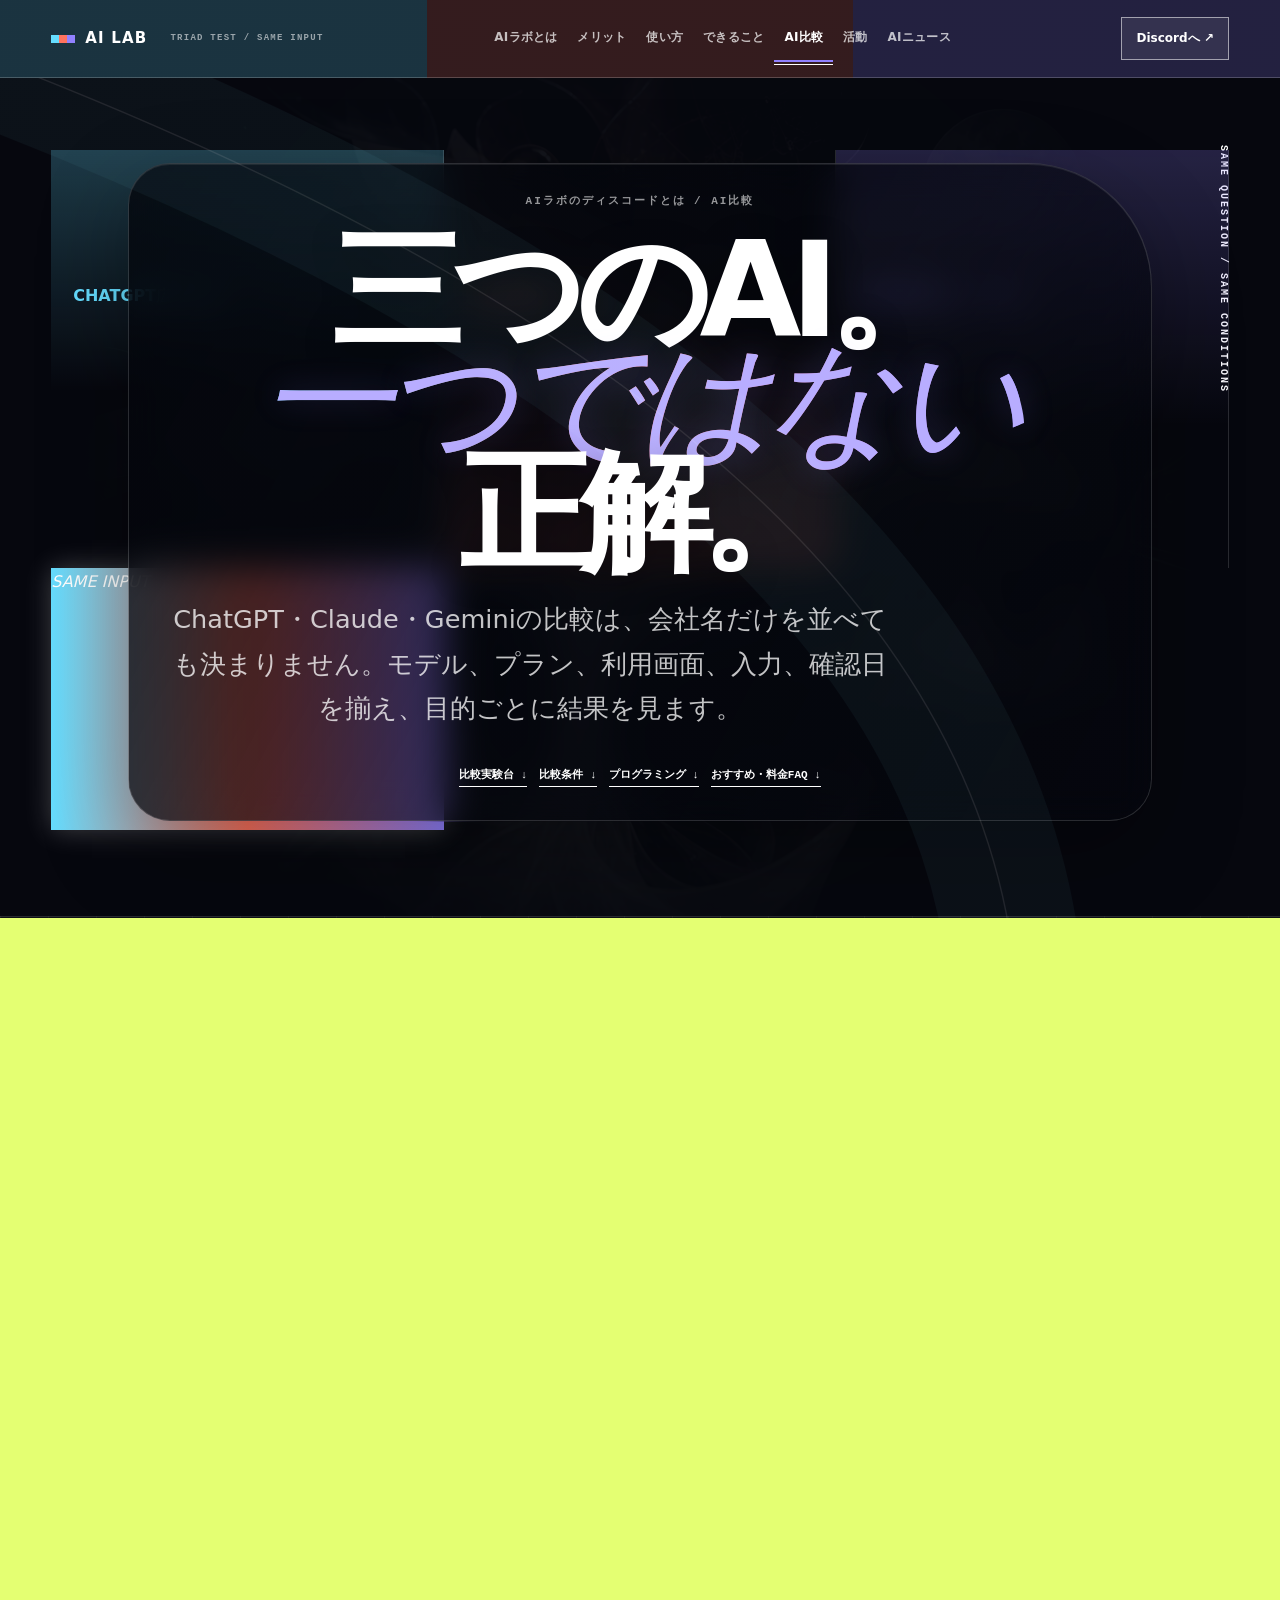
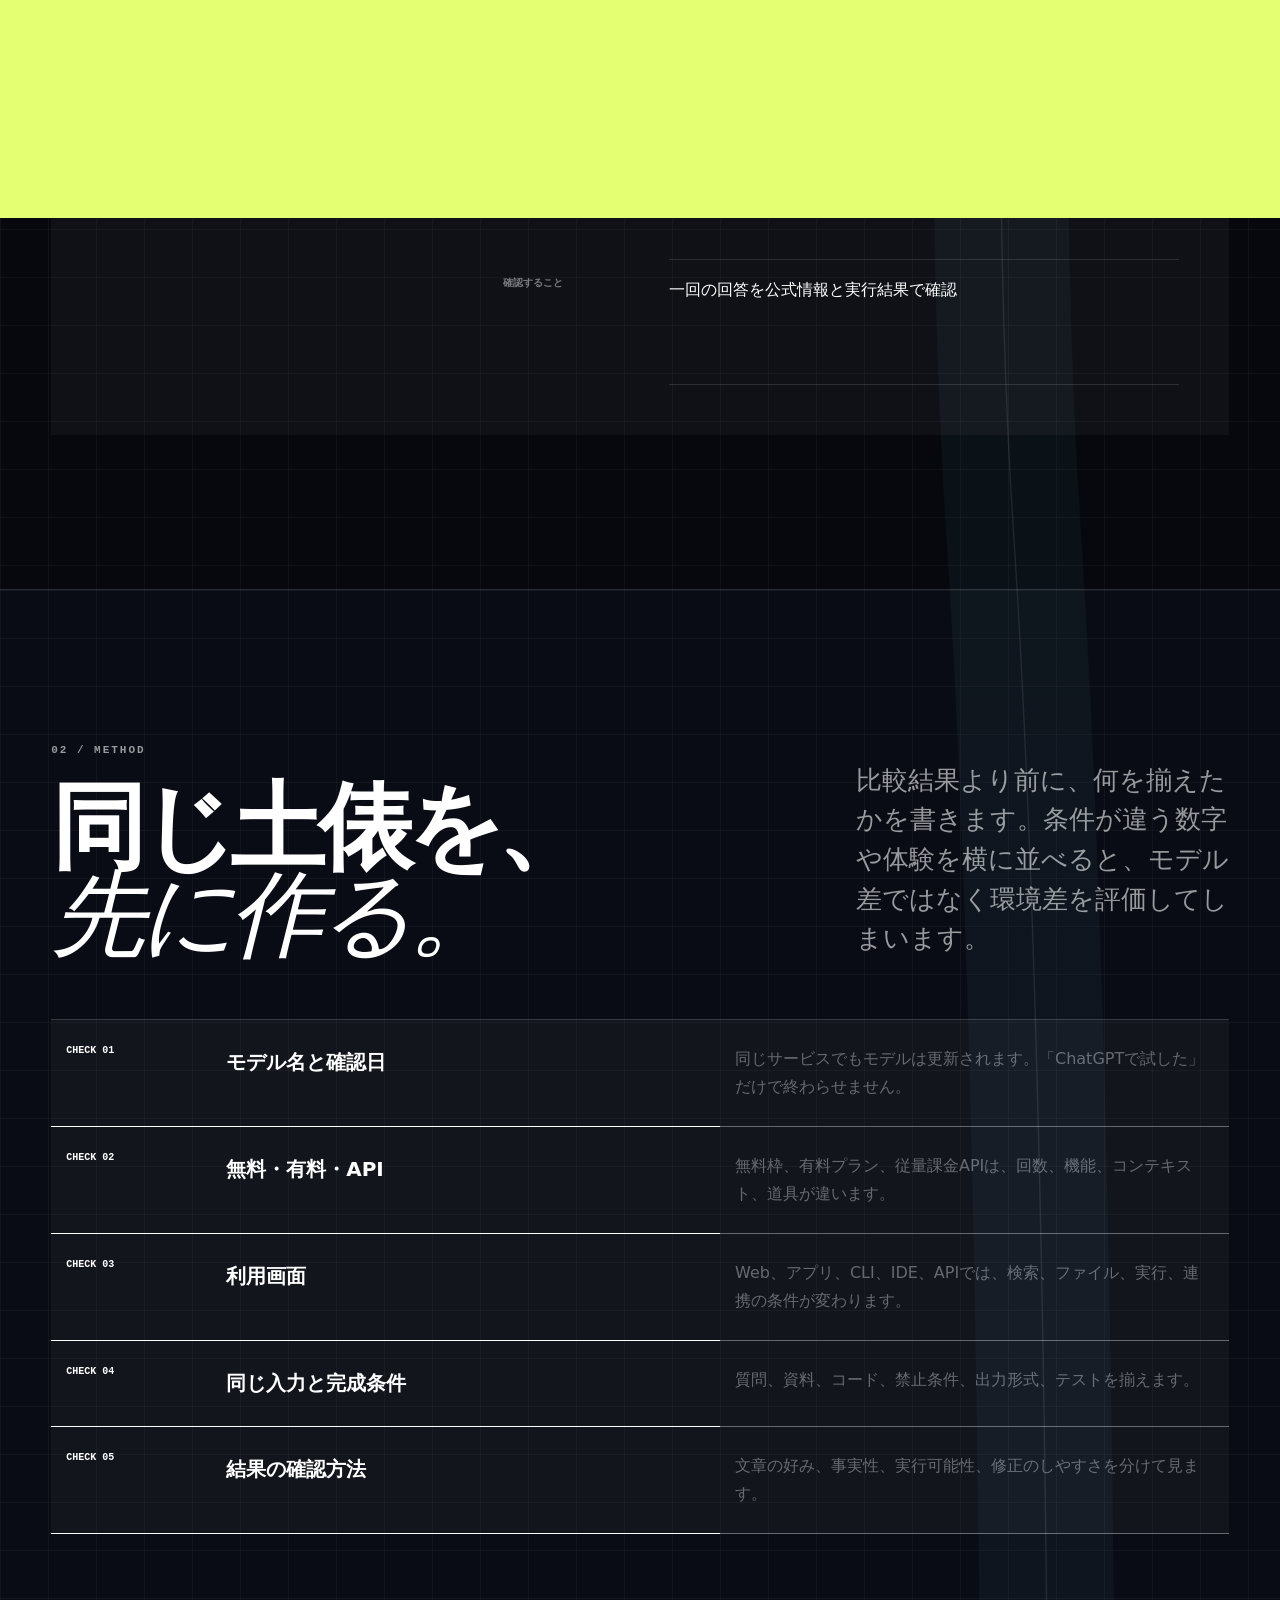
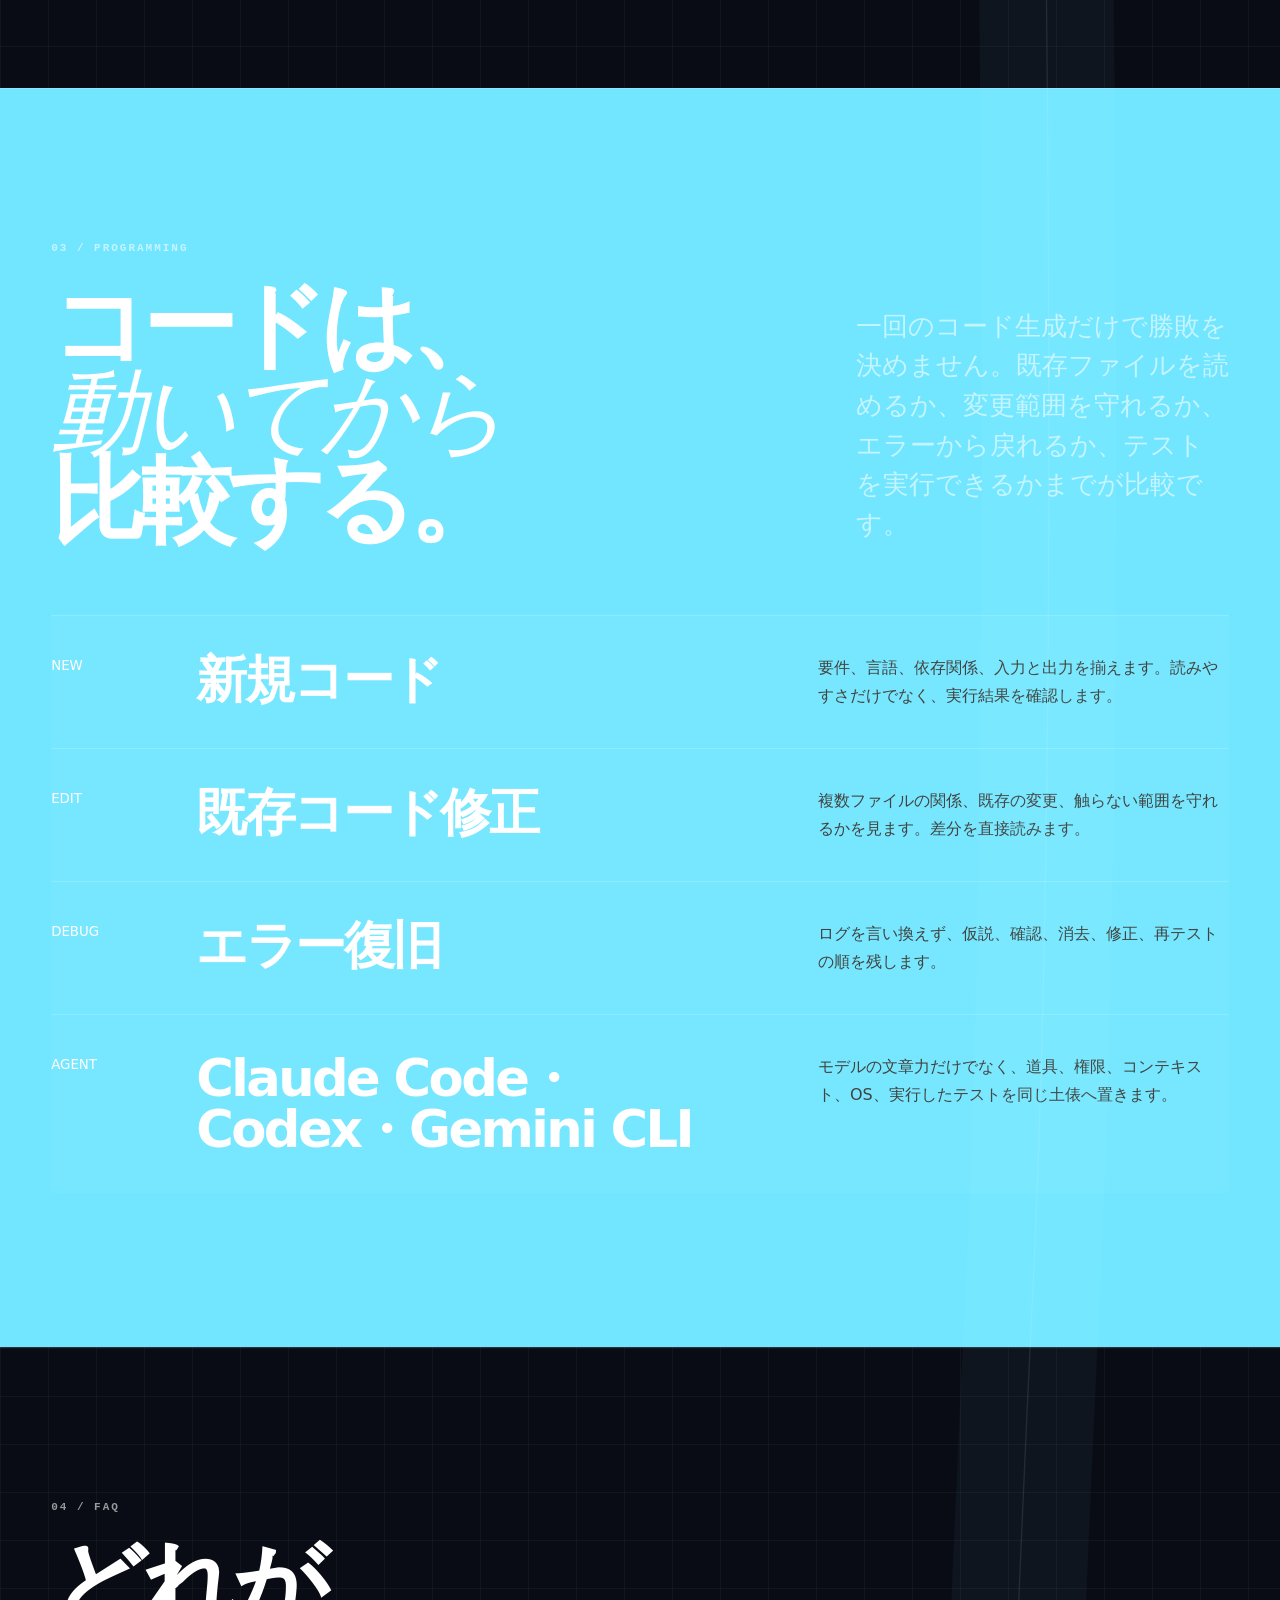
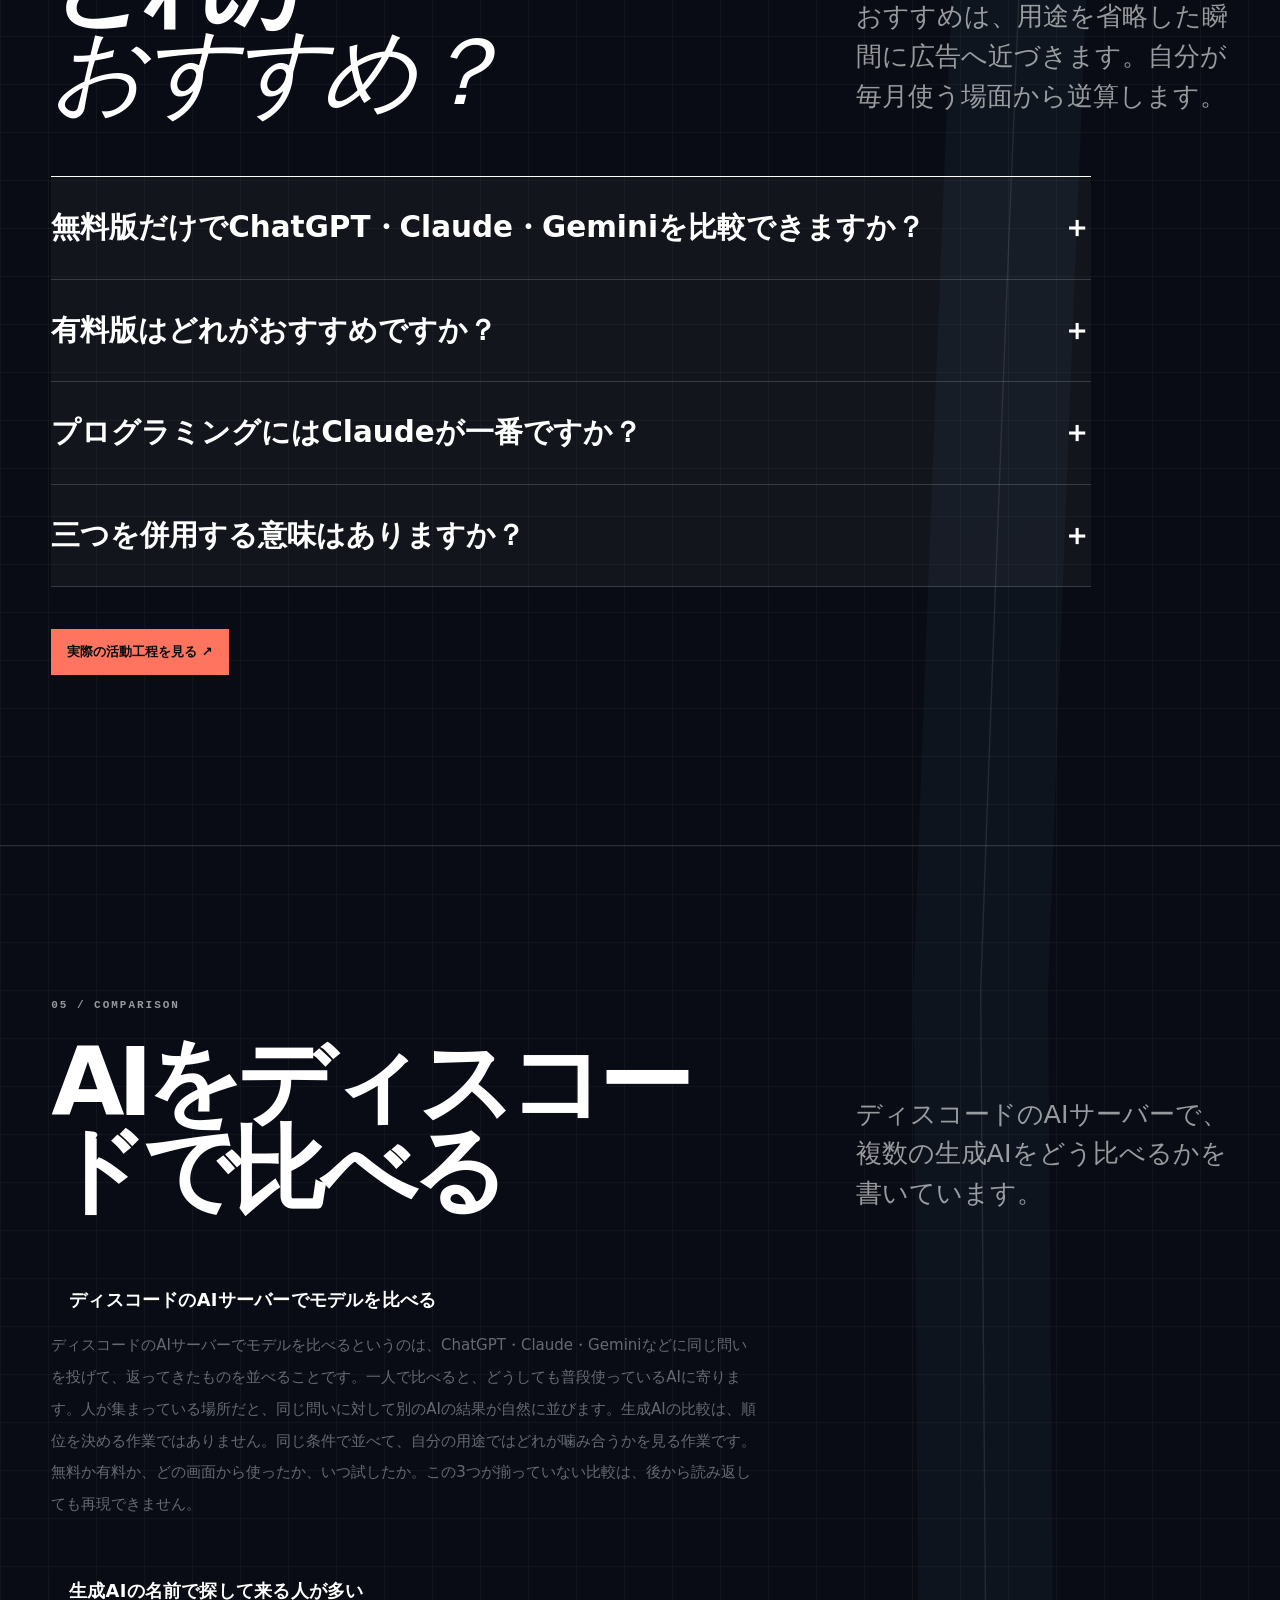
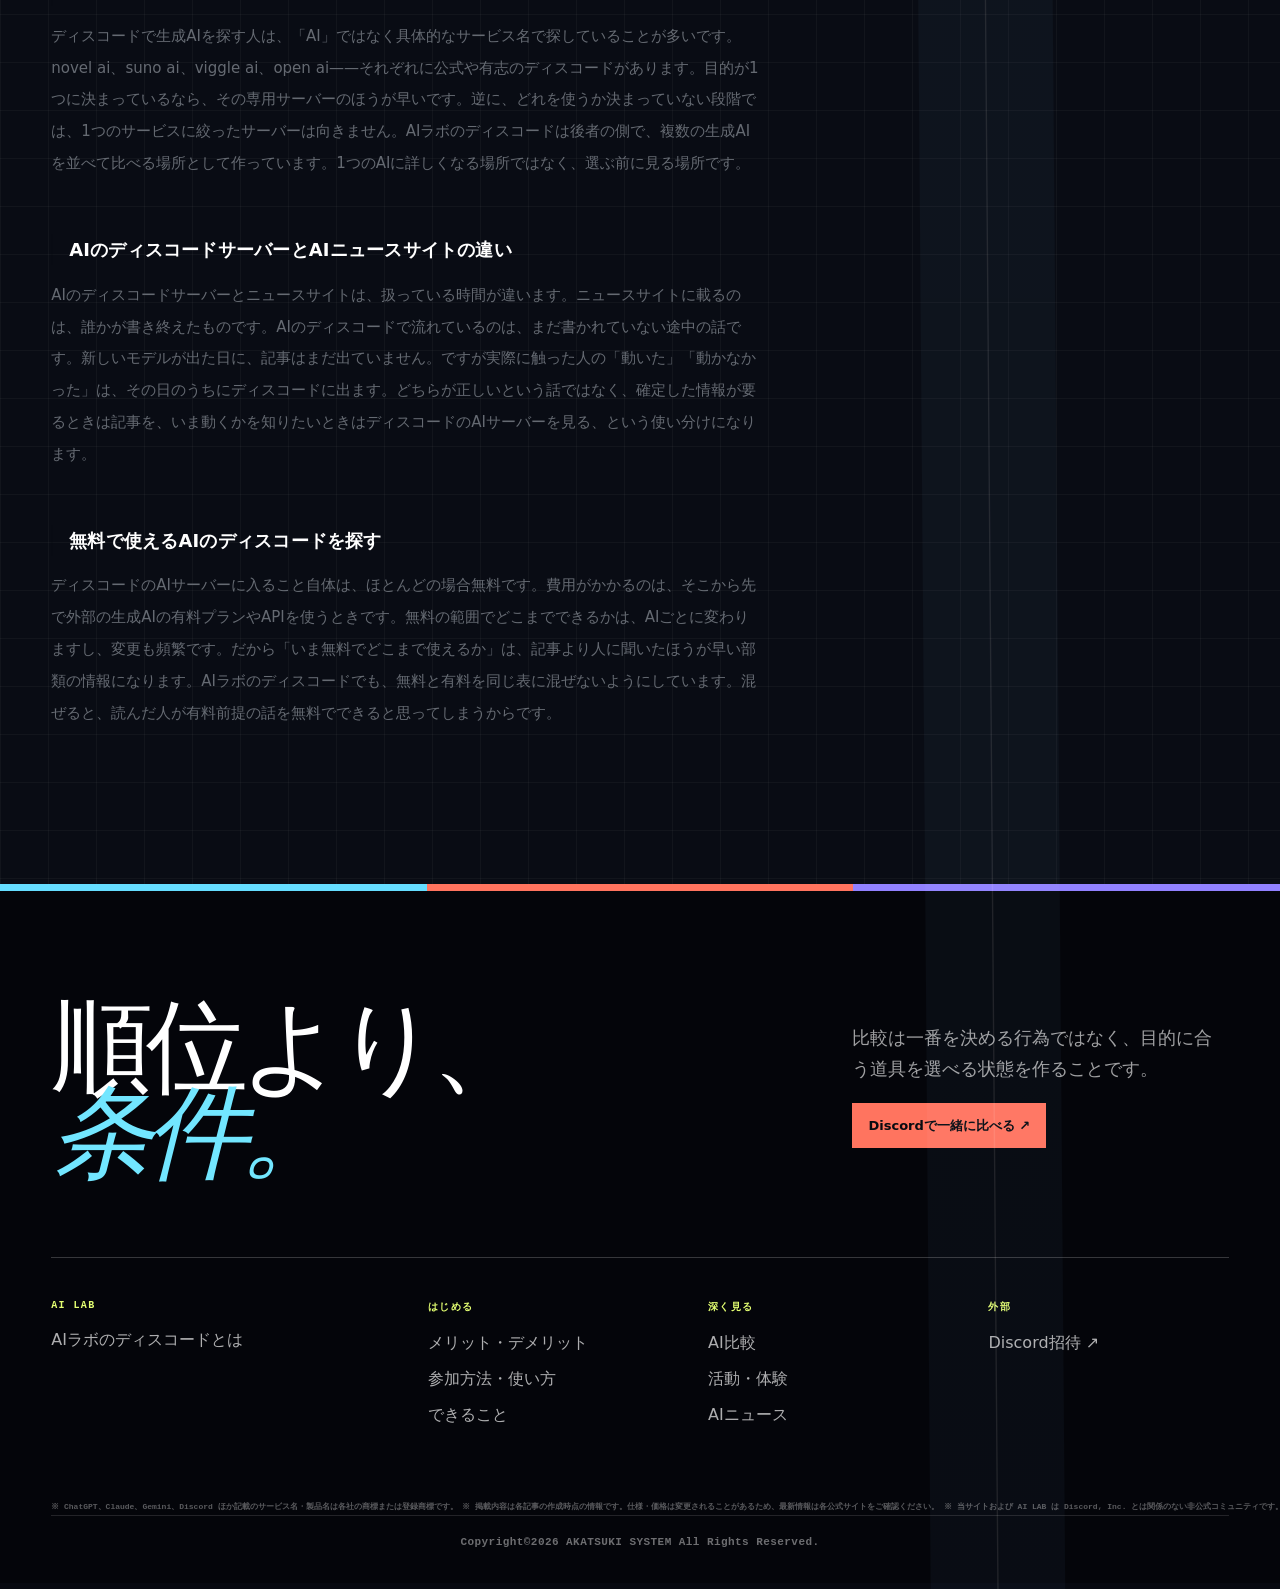
<file: ai-comparison/index.html>
<!doctype html>
<html lang="ja">
  <head>
    <meta charset="utf-8" />
    <meta name="viewport" content="width=device-width,initial-scale=1" />
    <meta name="application-name" content="AIラボ" />
    <meta name="apple-mobile-web-app-title" content="AIラボ" />
    <link rel="icon" href="/favicon.ico" sizes="any" />
    <link rel="icon" type="image/png" sizes="32x32" href="/favicon-32x32.png" />
    <link rel="icon" type="image/png" sizes="16x16" href="/favicon-16x16.png" />
    <link rel="apple-touch-icon" sizes="180x180" href="/apple-touch-icon.png" />
    <link rel="manifest" href="/site.webmanifest" />
    <title>ChatGPT・Claude・Gemini比較｜無料・有料・料金・用途の違い</title>
    <meta
      name="description"
      content="ChatGPT・Claude・Geminiを、無料版・有料版・API、料金、プログラミング、長文、日本語、画像、検索の条件で比較。どれがおすすめかを一つの順位ではなく用途から解決します。"
    />
    <meta name="robots" content="index,follow,max-image-preview:large" />
    <link
      rel="canonical"
      href="https://ai.akatsuki-system.online/ai-comparison/"
    />
    <meta property="og:type" content="article" />
    <meta property="og:locale" content="ja_JP" />
    <meta property="og:site_name" content="AIラボ" />
    <meta property="og:title" content="ChatGPT・Claude・Gemini比較" />
    <meta
      property="og:description"
      content="一番を決める前に、比較条件を揃える。"
    />
    <meta
      property="og:url"
      content="https://ai.akatsuki-system.online/ai-comparison/"
    />
    <meta
      property="og:image"
      content="https://ai.akatsuki-system.online/assets/ai-lab-ogp.png"
    />
    <meta
      property="og:image:secure_url"
      content="https://ai.akatsuki-system.online/assets/ai-lab-ogp.png"
    />
    <meta property="og:image:type" content="image/png" />
    <meta property="og:image:width" content="1200" />
    <meta property="og:image:height" content="630" />
    <link
      rel="image_src"
      href="https://ai.akatsuki-system.online/assets/ai-lab-ogp.png"
    />
    <meta
      property="og:image:alt"
      content="ChatGPT・Claude・Geminiを同じ条件で比較するAIラボ"
    />
    <meta name="twitter:card" content="summary_large_image" />
    <meta
      name="twitter:image"
      content="https://ai.akatsuki-system.online/assets/ai-lab-ogp.png"
    />
    <meta
      name="twitter:image:alt"
      content="ChatGPT・Claude・Geminiを同じ条件で比較するAIラボ"
    />
    <meta name="theme-color" content="#080b11" />
    <link rel="stylesheet" href="../styles.css?v=20260812-footer2" />
    <link
      rel="stylesheet"
      href="../page-styles/compare.css?v=20260812-membrane1"
    />
    <script type="application/ld+json">
      {
        "@context": "https://schema.org",
        "@type": "FAQPage",
        "mainEntity": [
          {
            "@type": "Question",
            "name": "ChatGPT・Claude・Geminiのどれがおすすめですか？",
            "acceptedAnswer": {
              "@type": "Answer",
              "text": "用途、プラン、利用画面、確認時点で変わります。文章、コード、画像、Google系連携など、実際に使う条件で比較します。"
            }
          },
          {
            "@type": "Question",
            "name": "無料版だけで比較できますか？",
            "acceptedAnswer": {
              "@type": "Answer",
              "text": "比較できますが、無料枠のモデル、回数、機能制限と確認日を残す必要があります。"
            }
          }
        ]
      }
    </script>
    <script type="application/ld+json">
      {
        "@context": "https://schema.org",
        "@type": "BreadcrumbList",
        "itemListElement": [
          {
            "@type": "ListItem",
            "position": 1,
            "name": "AIラボのディスコードとは",
            "item": "https://ai.akatsuki-system.online/"
          },
          {
            "@type": "ListItem",
            "position": 2,
            "name": "ChatGPT・Claude・Gemini比較",
            "item": "https://ai.akatsuki-system.online/ai-comparison/"
          }
        ]
      }
    </script>
  </head>
  <body class="page-compare" data-route="ai-comparison">
    <a class="skip" href="#main">本文へ移動</a>
    <div class="progress"></div>
    <div class="transition"></div>
    <header class="site-header">
      <a class="brand" href="../"
        ><span class="brand-dot"></span>AI LAB</a
      >
      <nav class="nav" aria-label="主要ページ">
        <a href="../">AIラボとは</a
        ><a href="../merit-demerit/">メリット</a
        ><a href="../how-to-use/">使い方</a
        ><a href="../what-you-can-do/">できること</a
        ><a href="./" aria-current="page">AI比較</a
        ><a href="../stories/">活動</a
        ><a href="../news/">AIニュース</a>
      </nav>
      <button class="menu" aria-expanded="false">メニュー</button
      ><a class="header-join" href="https://discord.gg/TwGHMrjxb7"
        >Discordへ ↗</a
      >
    </header>
    <main id="main">
      <section class="page-hero hero-triad">
        <span class="page-code">SAME QUESTION / SAME CONDITIONS</span>
        <div class="hero-triad-shell">
          <div class="hero-triad-copy">
            <div class="section-label">AIラボのディスコードとは / AI比較</div>
            <h1>
              三つのAI。<br /><span class="serif">一つではない</span
              ><br />正解。
            </h1>
            <p>
              ChatGPT・Claude・Geminiの比較は、会社名だけを並べても決まりません。モデル、プラン、利用画面、入力、確認日を揃え、目的ごとに結果を見ます。
            </p>
            <nav class="subnav">
              <a href="#lab">比較実験台 ↓</a>
              <a href="#method">比較条件 ↓</a>
              <a href="#coding">プログラミング ↓</a>
              <a href="#faq">おすすめ・料金FAQ ↓</a>
            </nav>
          </div>
          <aside class="hero-triad-field" aria-hidden="true">
            <div class="triad-lane chatgpt">
              <b>CHATGPT</b><span>広く試す</span>
            </div>
            <div class="triad-lane claude">
              <b>CLAUDE</b><span>長く組む</span>
            </div>
            <div class="triad-lane gemini">
              <b>GEMINI</b><span>接続して見る</span>
            </div>
            <i>SAME INPUT</i>
          </aside>
        </div>
      </section>
      <section class="section compare-stage" id="lab">
        <div class="shell">
          <div class="intro reveal">
            <div>
              <div
                class="section-label"
                style="color: rgba(255, 255, 255, 0.45)"
              >
                01 / COMPARISON LAB
              </div>
              <div class="display">
                名前を押して、<br /><span class="serif">視点を変える。</span>
              </div>
            </div>
            <p style="color: rgba(255, 255, 255, 0.65)">
              これは順位表ではありません。各AIを選ぶ時に見る入口と、比較で落としやすい条件を切り替えます。
            </p>
          </div>
          <div class="triad" role="tablist" aria-label="比較するAI">
            <button
              data-compare="chatgpt"
              aria-selected="true"
              style="--model-color: #6ee7ff"
            >
              <span>01 / OPENAI</span><b>ChatGPT</b></button
            ><button
              data-compare="claude"
              aria-selected="false"
              style="--model-color: #ff6b5f"
            >
              <span>02 / ANTHROPIC</span><b>Claude</b></button
            ><button
              data-compare="gemini"
              aria-selected="false"
              style="--model-color: #d8ff58"
            >
              <span>03 / GOOGLE</span><b>Gemini</b>
            </button>
          </div>
          <div class="model-panel">
            <div>
              <span class="section-label">CURRENT LENS</span>
              <h3 data-model-title>ChatGPT</h3>
            </div>
            <dl>
              <dt>向いている入口</dt>
              <dd data-model-value>対話から画像・音声まで幅広く試す時</dd>
              <dt>比較で分ける条件</dt>
              <dd data-model-value>利用画面とモデルで使える機能が変わる</dd>
              <dt>確認すること</dt>
              <dd data-model-value>一回の回答を公式情報と実行結果で確認</dd>
            </dl>
          </div>
        </div>
      </section>
      <section class="section" id="method">
        <div class="shell">
          <div class="intro reveal">
            <div>
              <div class="section-label">02 / METHOD</div>
              <div class="display">
                同じ土俵を、<br /><span class="serif">先に作る。</span>
              </div>
            </div>
            <p>
              比較結果より前に、何を揃えたかを書きます。条件が違う数字や体験を横に並べると、モデル差ではなく環境差を評価してしまいます。
            </p>
          </div>
          <div class="ledger" style="margin-top: 60px">
            <time>CHECK 01</time><b>モデル名と確認日</b
            ><span
              >同じサービスでもモデルは更新されます。「ChatGPTで試した」だけで終わらせません。</span
            ><time>CHECK 02</time><b>無料・有料・API</b
            ><span
              >無料枠、有料プラン、従量課金APIは、回数、機能、コンテキスト、道具が違います。</span
            ><time>CHECK 03</time><b>利用画面</b
            ><span
              >Web、アプリ、CLI、IDE、APIでは、検索、ファイル、実行、連携の条件が変わります。</span
            ><time>CHECK 04</time><b>同じ入力と完成条件</b
            ><span
              >質問、資料、コード、禁止条件、出力形式、テストを揃えます。</span
            ><time>CHECK 05</time><b>結果の確認方法</b
            ><span
              >文章の好み、事実性、実行可能性、修正のしやすさを分けて見ます。</span
            >
          </div>
        </div>
      </section>
      <section class="section" id="coding" style="background: var(--cyan)">
        <div class="shell">
          <div class="intro reveal">
            <div>
              <div class="section-label">03 / PROGRAMMING</div>
              <div class="display">
                コードは、<br /><span class="serif">動いてから</span
                ><br />比較する。
              </div>
            </div>
            <p>
              一回のコード生成だけで勝敗を決めません。既存ファイルを読めるか、変更範囲を守れるか、エラーから戻れるか、テストを実行できるかまでが比較です。
            </p>
          </div>
          <div class="benefit-lines">
            <article class="benefit-line">
              <small>NEW</small><b>新規コード</b>
              <p>
                要件、言語、依存関係、入力と出力を揃えます。読みやすさだけでなく、実行結果を確認します。
              </p>
            </article>
            <article class="benefit-line">
              <small>EDIT</small><b>既存コード修正</b>
              <p>
                複数ファイルの関係、既存の変更、触らない範囲を守れるかを見ます。差分を直接読みます。
              </p>
            </article>
            <article class="benefit-line">
              <small>DEBUG</small><b>エラー復旧</b>
              <p>
                ログを言い換えず、仮説、確認、消去、修正、再テストの順を残します。
              </p>
            </article>
            <article class="benefit-line">
              <small>AGENT</small><b>Claude Code・Codex・Gemini CLI</b>
              <p>
                モデルの文章力だけでなく、道具、権限、コンテキスト、OS、実行したテストを同じ土俵へ置きます。
              </p>
            </article>
          </div>
        </div>
      </section>
      <section class="section" id="faq">
        <div class="shell">
          <div class="intro reveal">
            <div>
              <div class="section-label">04 / FAQ</div>
              <div class="display">
                どれが<br /><span class="serif">おすすめ？</span>
              </div>
            </div>
            <p>
              おすすめは、用途を省略した瞬間に広告へ近づきます。自分が毎月使う場面から逆算します。
            </p>
          </div>
          <div class="faq">
            <details>
              <summary>
                無料版だけでChatGPT・Claude・Geminiを比較できますか？
              </summary>
              <p>
                できます。ただし無料枠のモデル、利用回数、ファイル、検索などの制限は変わるため、確認日と画面に表示された条件を残します。
              </p>
            </details>
            <details>
              <summary>有料版はどれがおすすめですか？</summary>
              <p>
                文章、コード、画像、Google系連携、検索、利用回数のうち、毎月使う目的で選びます。料金と機能は契約直前に各社公式ページで再確認します。
              </p>
            </details>
            <details>
              <summary>プログラミングにはClaudeが一番ですか？</summary>
              <p>
                課題と環境で変わります。新規コード、既存修正、複数ファイル、テスト、エラー復旧を同じ条件で比べます。
              </p>
            </details>
            <details>
              <summary>三つを併用する意味はありますか？</summary>
              <p>
                最初の案、独立した反証、最新情報の確認、実装のように役割を分けると、一つの回答を信じ切るより検証しやすくなります。
              </p>
            </details>
          </div>
          <p style="margin-top: 42px">
            <a class="pill primary" href="../stories/"
              >実際の活動工程を見る ↗</a
            >
          </p>
        </div>
      </section>
    <!--SEO-BLOCKS-->
      <section class="section seo-block">
        <div class="shell">
          <div class="intro reveal">
            <div>
              <div class="section-label">05 / COMPARISON</div>
              <h2 class="display">AIをディスコードで比べる</h2>
            </div>
            <div>
              <p>ディスコードのAIサーバーで、複数の生成AIをどう比べるかを書いています。</p>
            </div>
          </div>
          <div class="seo-body reveal">
            <h2 class="sub">ディスコードのAIサーバーでモデルを比べる</h2>
            <p>ディスコードのAIサーバーでモデルを比べるというのは、ChatGPT・Claude・Geminiなどに同じ問いを投げて、返ってきたものを並べることです。一人で比べると、どうしても普段使っているAIに寄ります。人が集まっている場所だと、同じ問いに対して別のAIの結果が自然に並びます。生成AIの比較は、順位を決める作業ではありません。同じ条件で並べて、自分の用途ではどれが噛み合うかを見る作業です。無料か有料か、どの画面から使ったか、いつ試したか。この3つが揃っていない比較は、後から読み返しても再現できません。</p>
            <h2 class="sub">生成AIの名前で探して来る人が多い</h2>
            <p>ディスコードで生成AIを探す人は、「AI」ではなく具体的なサービス名で探していることが多いです。novel ai、suno ai、viggle ai、open ai——それぞれに公式や有志のディスコードがあります。目的が1つに決まっているなら、その専用サーバーのほうが早いです。逆に、どれを使うか決まっていない段階では、1つのサービスに絞ったサーバーは向きません。AIラボのディスコードは後者の側で、複数の生成AIを並べて比べる場所として作っています。1つのAIに詳しくなる場所ではなく、選ぶ前に見る場所です。</p>
            <h2 class="sub">AIのディスコードサーバーとAIニュースサイトの違い</h2>
            <p>AIのディスコードサーバーとニュースサイトは、扱っている時間が違います。ニュースサイトに載るのは、誰かが書き終えたものです。AIのディスコードで流れているのは、まだ書かれていない途中の話です。新しいモデルが出た日に、記事はまだ出ていません。ですが実際に触った人の「動いた」「動かなかった」は、その日のうちにディスコードに出ます。どちらが正しいという話ではなく、確定した情報が要るときは記事を、いま動くかを知りたいときはディスコードのAIサーバーを見る、という使い分けになります。</p>
            <h2 class="sub">無料で使えるAIのディスコードを探す</h2>
            <p>ディスコードのAIサーバーに入ること自体は、ほとんどの場合無料です。費用がかかるのは、そこから先で外部の生成AIの有料プランやAPIを使うときです。無料の範囲でどこまでできるかは、AIごとに変わりますし、変更も頻繁です。だから「いま無料でどこまで使えるか」は、記事より人に聞いたほうが早い部類の情報になります。AIラボのディスコードでも、無料と有料を同じ表に混ぜないようにしています。混ぜると、読んだ人が有料前提の話を無料でできると思ってしまうからです。</p>
          </div>
        </div>
      </section>
    </main>
    <footer class="site-footer">
      <div class="footer-lead">
        <div class="lead-title">順位より、<br /><i>条件。</i></div>
        <div>
          <p>
            比較は一番を決める行為ではなく、目的に合う道具を選べる状態を作ることです。
          </p>
          <a class="pill primary" href="https://discord.gg/TwGHMrjxb7"
            >Discordで一緒に比べる ↗</a
          >
        </div>
      </div>
      <div class="footer-map">
        <div>
          <strong>AI LAB</strong
          ><a href="../">AIラボのディスコードとは</a>
        </div>
        <div>
          <strong>はじめる</strong
          ><a href="../merit-demerit/">メリット・デメリット</a
          ><a href="../how-to-use/">参加方法・使い方</a
          ><a href="../what-you-can-do/">できること</a>
        </div>
        <div>
          <strong>深く見る</strong><a href="./">AI比較</a
          ><a href="../stories/">活動・体験</a
          ><a href="../news/">AIニュース</a>
        </div>
        <div>
          <strong>外部</strong
          ><a href="https://discord.gg/TwGHMrjxb7">Discord招待 ↗</a>
        </div>
      </div>
      <div class="footer-notes" aria-label="商標・情報・運営に関する注記">
        <p>
          ※ ChatGPT、Claude、Gemini、Discord
          ほか記載のサービス名・製品名は各社の商標または登録商標です。 ※
          掲載内容は各記事の作成時点の情報です。仕様・価格は変更されることがあるため、最新情報は各公式サイトをご確認ください。
          ※ 当サイトおよび AI LAB は Discord, Inc.
          とは関係のない非公式コミュニティです。
        </p>
      </div>
      <div class="footer-fine">
        <span>Copyright©2026 AKATSUKI SYSTEM All Rights Reserved.</span>
      </div>
    </footer>
    <script src="../app.js?v=20260812-page-headers"></script>
  </body>
</html>
</file>
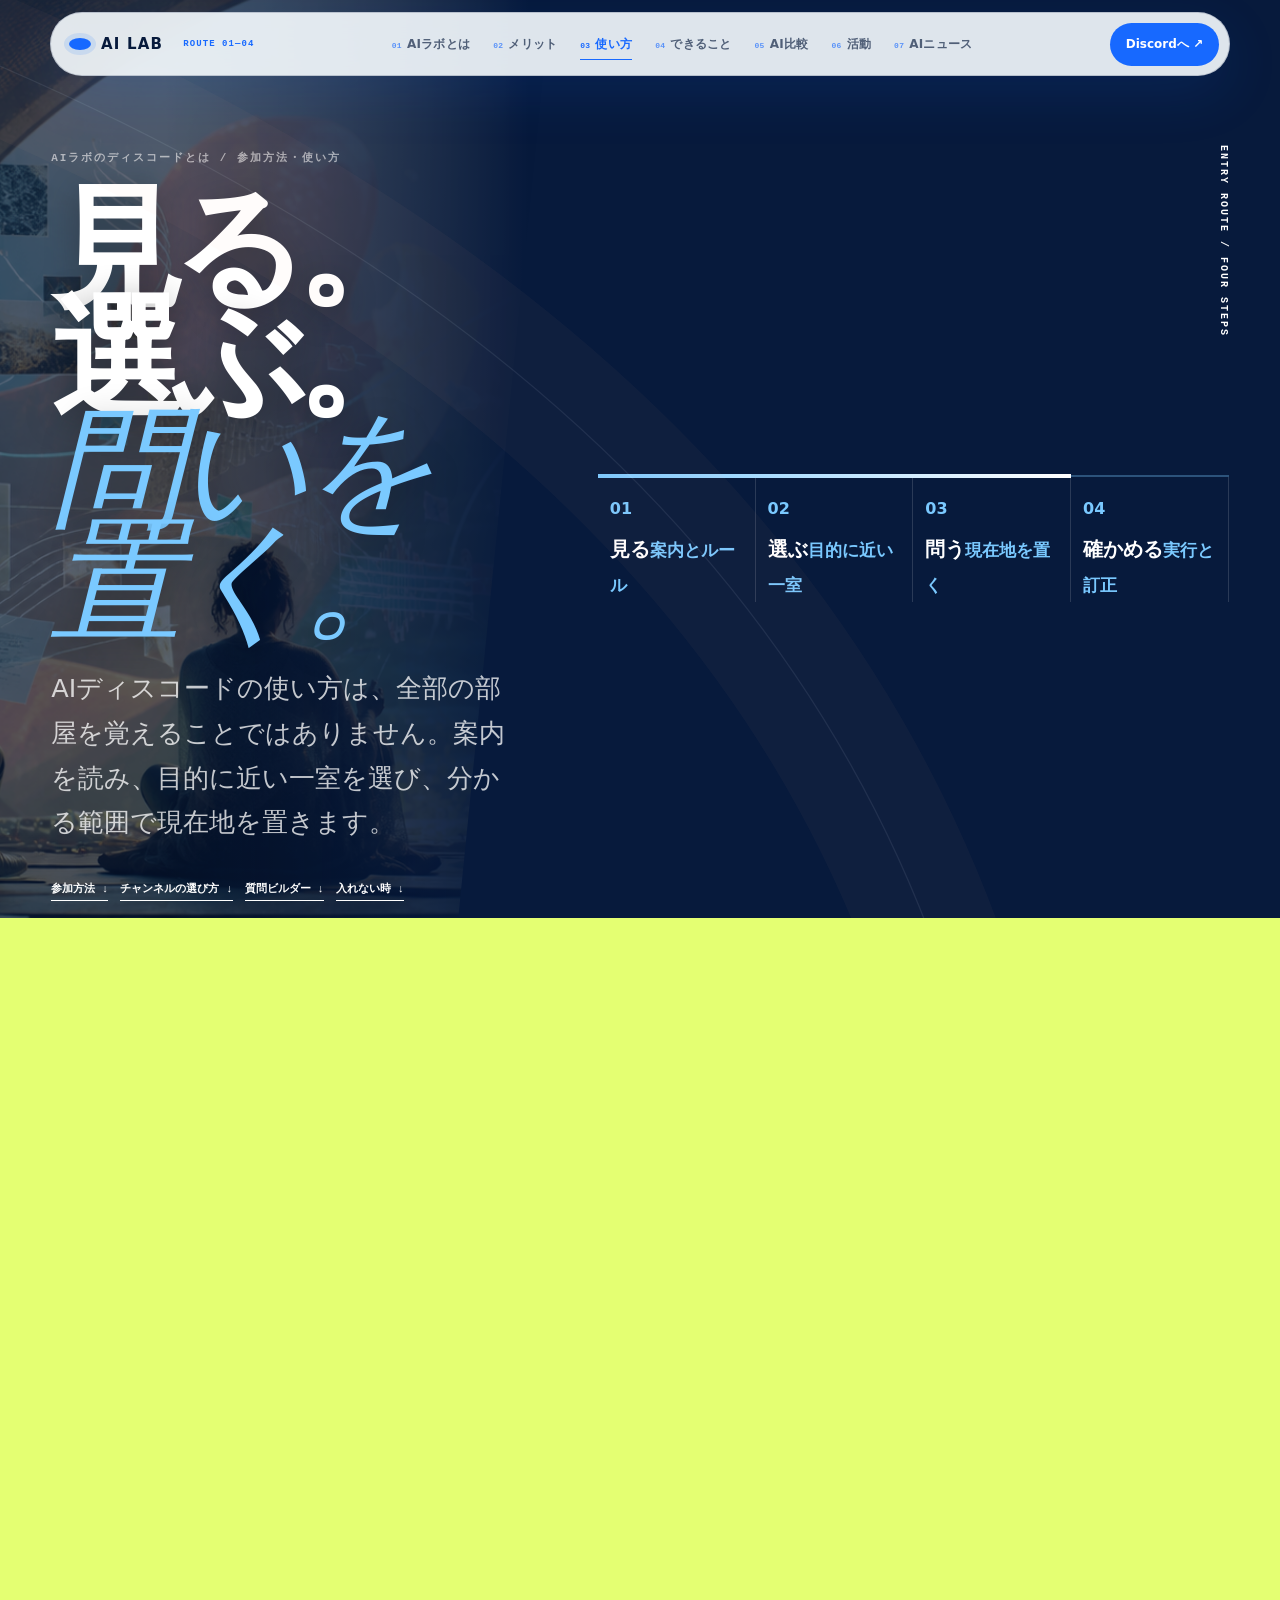
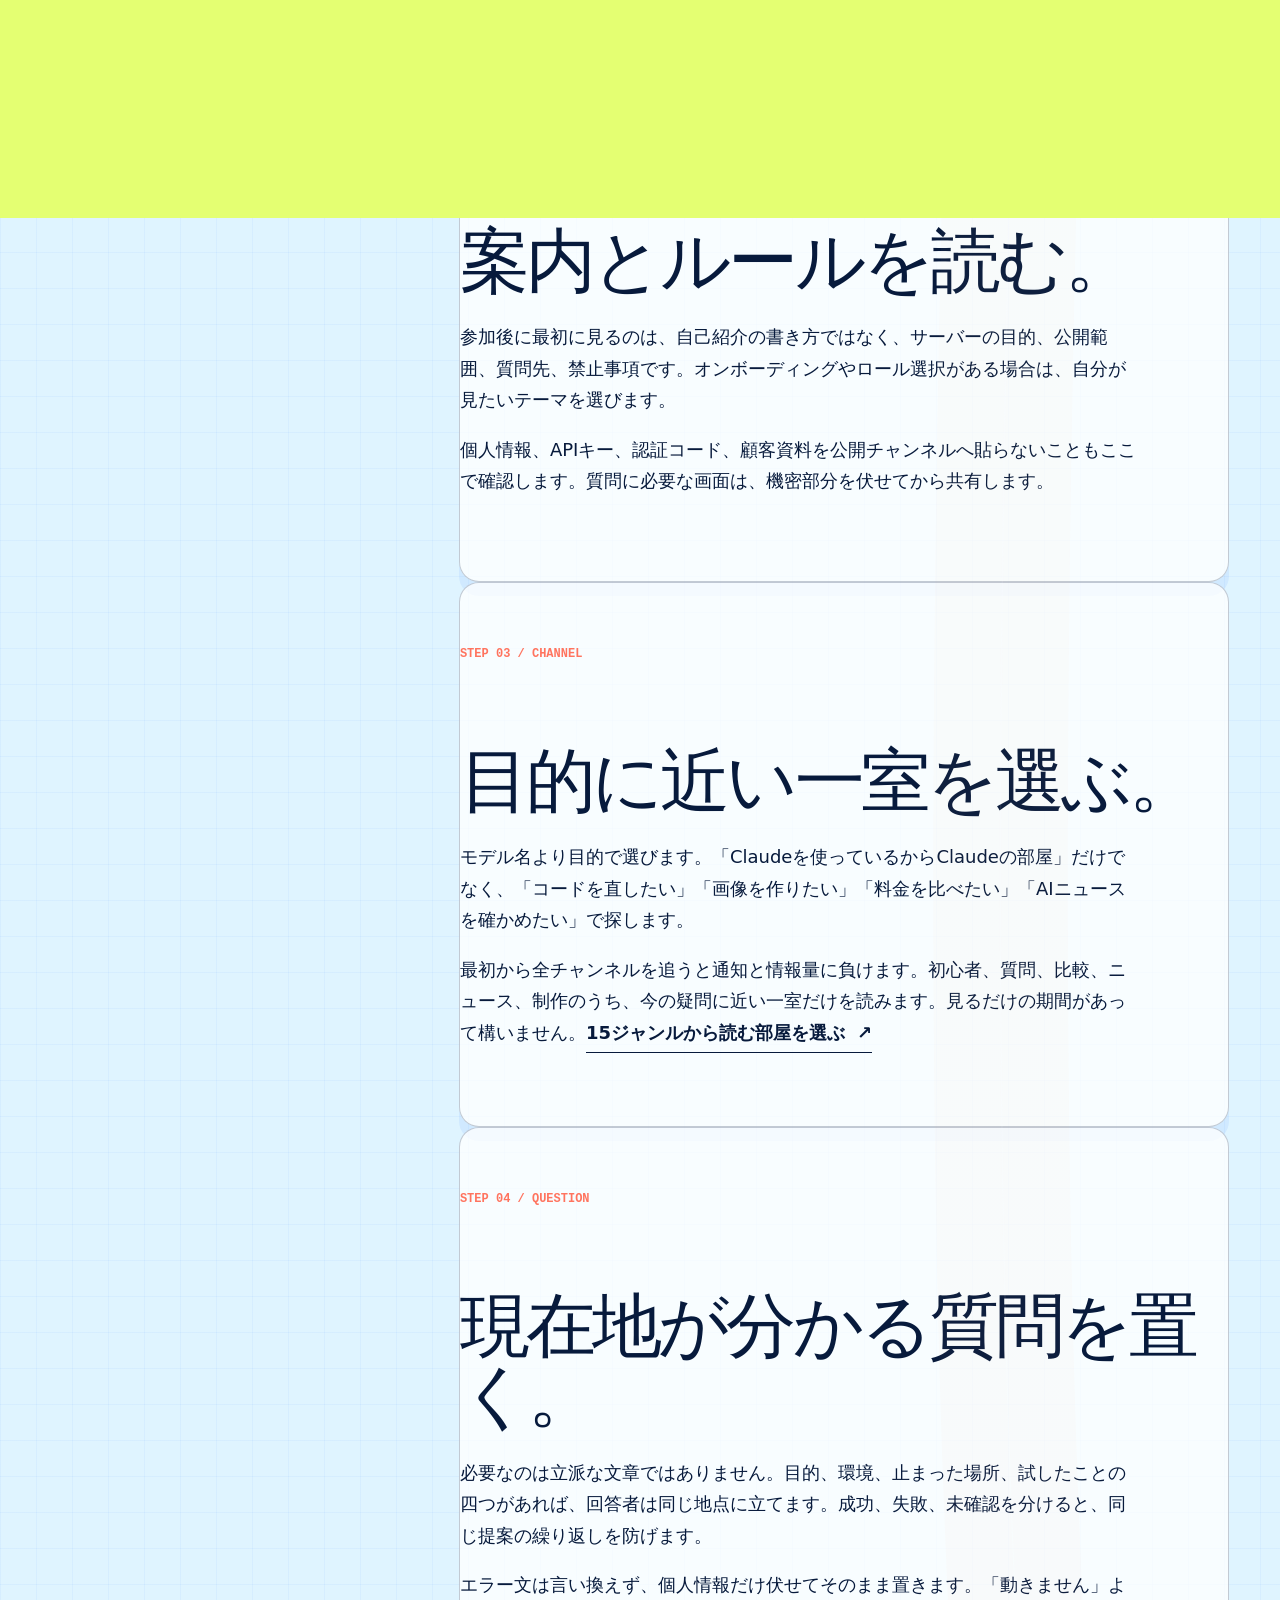
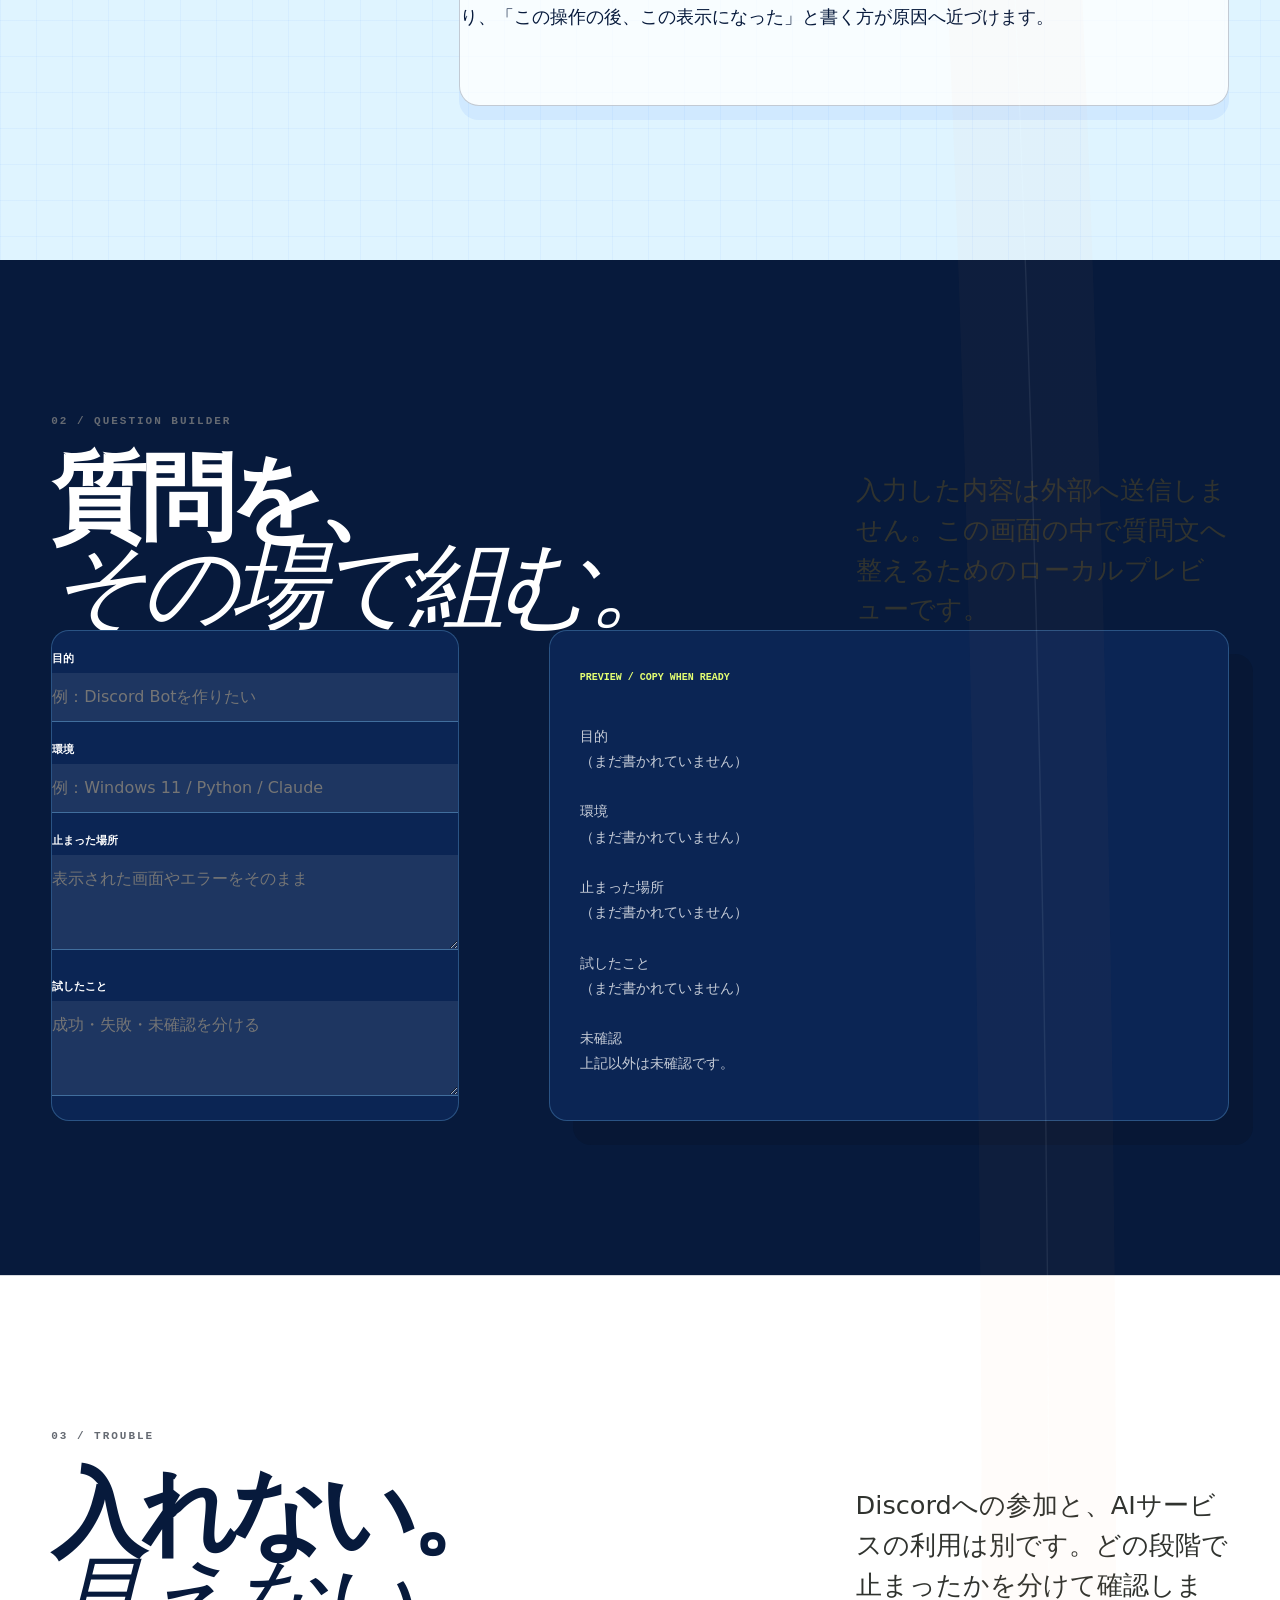
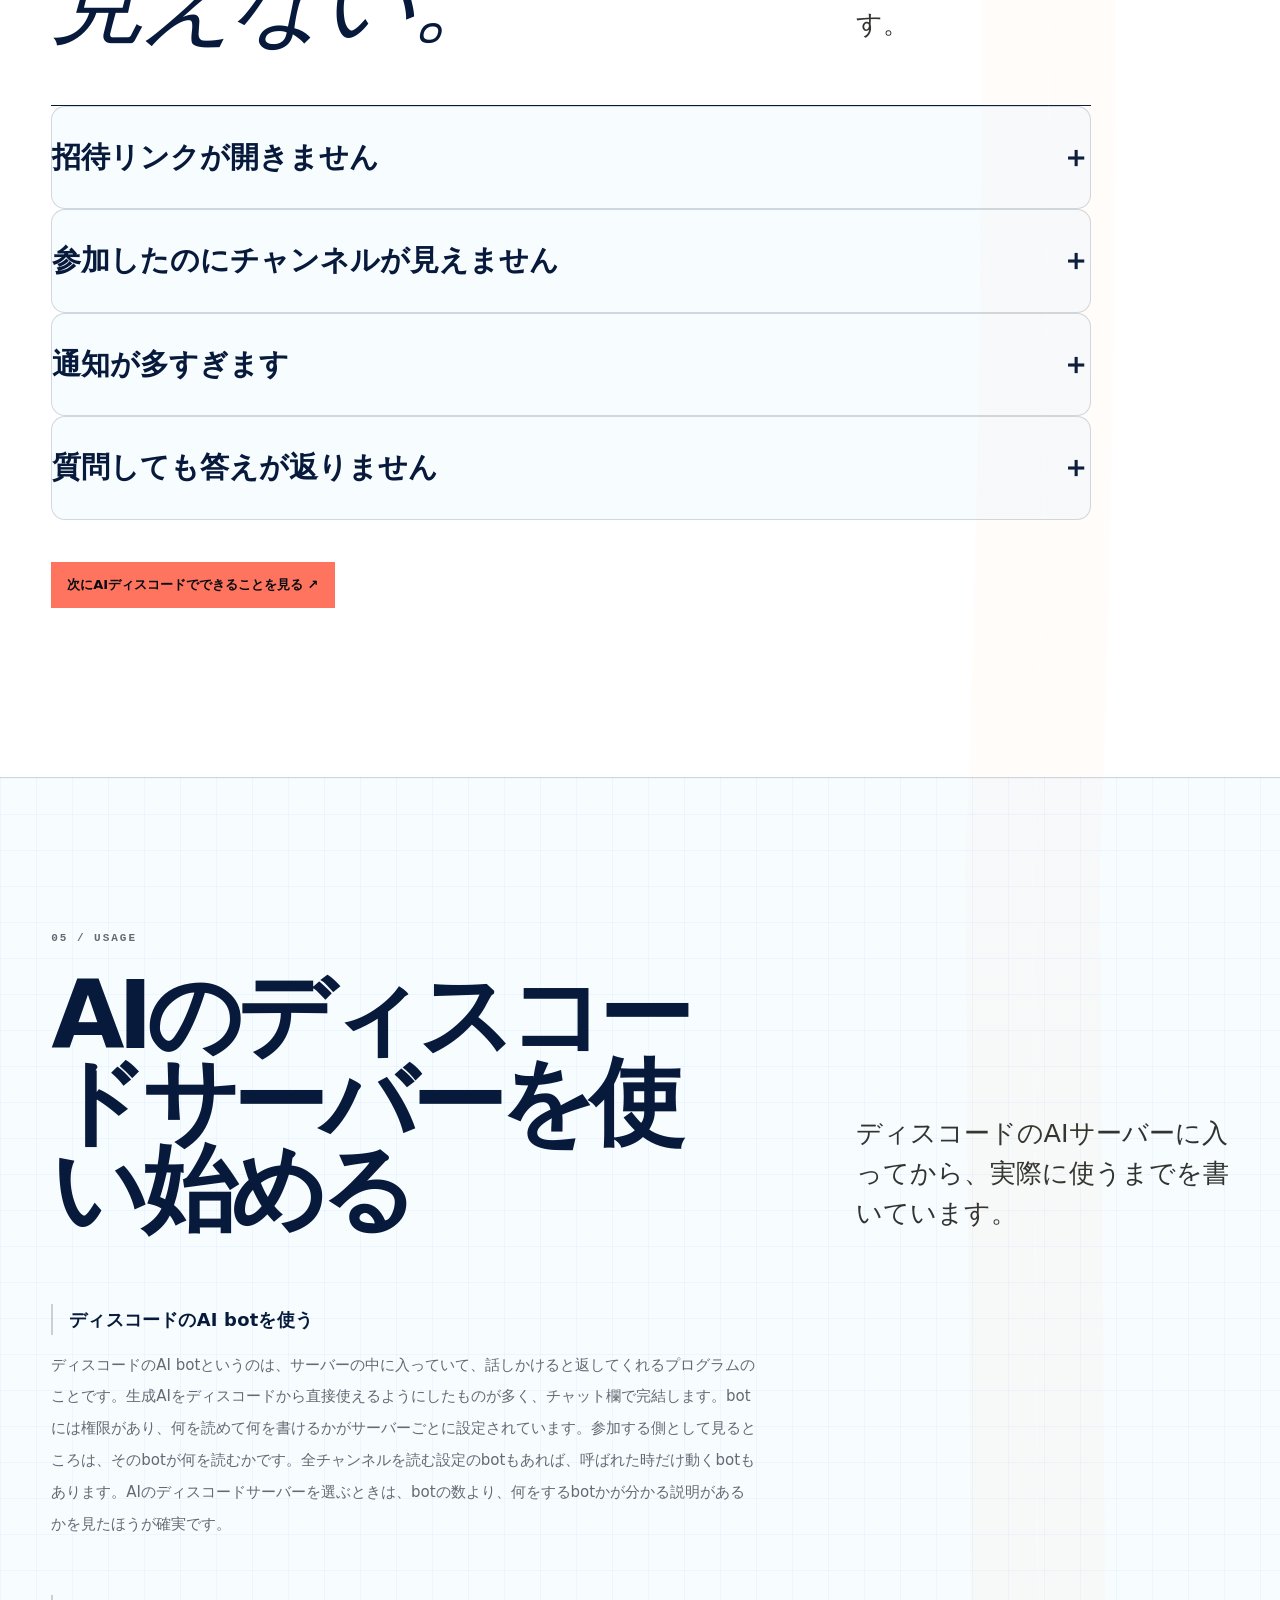
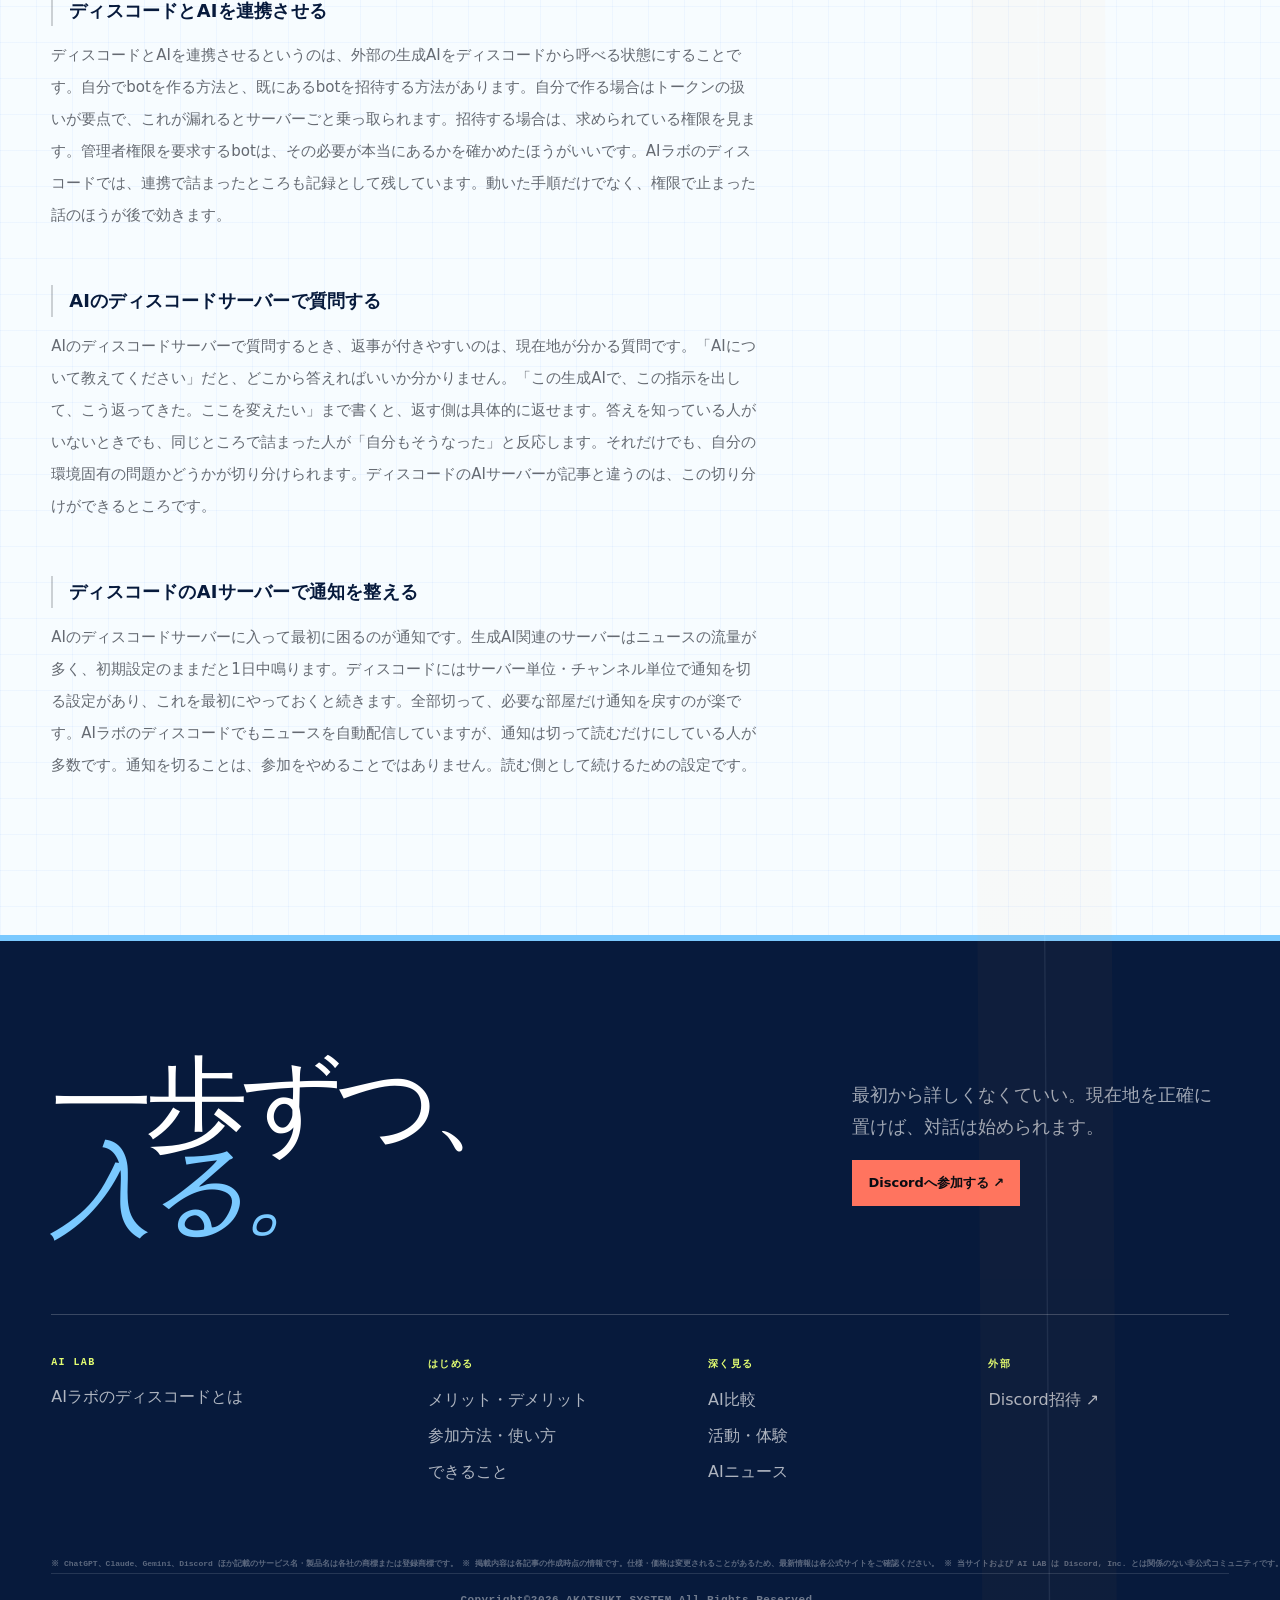
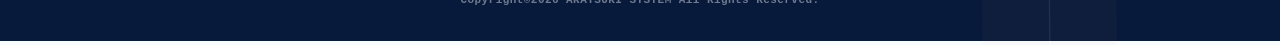
<file: how-to-use/index.html>
<!doctype html>
<html lang="ja">
  <head>
    <meta charset="utf-8" />
    <meta name="viewport" content="width=device-width,initial-scale=1" />
    <meta name="application-name" content="AIラボ" />
    <meta name="apple-mobile-web-app-title" content="AIラボ" />
    <link rel="icon" href="/favicon.ico" sizes="any" />
    <link rel="icon" type="image/png" sizes="32x32" href="/favicon-32x32.png" />
    <link rel="icon" type="image/png" sizes="16x16" href="/favicon-16x16.png" />
    <link rel="apple-touch-icon" sizes="180x180" href="/apple-touch-icon.png" />
    <link rel="manifest" href="/site.webmanifest" />
    <title>
      生成AI
      Discordコミュニティの入り方・使い方｜参加方法と質問の仕方【初心者向け】
    </title>
    <meta
      name="description"
      content="生成AIのDiscordコミュニティの使い方を、招待リンクからの参加、見るだけの参加、チャンネルの選び方、ChatGPT・Claude・Geminiへの質問の仕方、通知設定まで初心者向けに解説します。"
    />
    <meta name="robots" content="index,follow,max-image-preview:large" />
    <link
      rel="canonical"
      href="https://ai.akatsuki-system.online/how-to-use/"
    />
    <meta property="og:type" content="article" />
    <meta property="og:locale" content="ja_JP" />
    <meta property="og:site_name" content="AIラボ" />
    <meta
      property="og:title"
      content="生成AI Discordコミュニティの入り方・使い方｜参加方法と質問の仕方【初心者向け】"
    />
    <meta
      property="og:description"
      content="生成AIのDiscordコミュニティの使い方を、招待リンクからの参加、見るだけの参加、チャンネルの選び方、ChatGPT・Claude・Geminiへの質問の仕方、通知設定まで初心者向けに解説します。"
    />
    <meta
      property="og:url"
      content="https://ai.akatsuki-system.online/how-to-use/"
    />
    <meta
      property="og:image"
      content="https://ai.akatsuki-system.online/assets/ai-lab-ogp.png"
    />
    <meta
      property="og:image:secure_url"
      content="https://ai.akatsuki-system.online/assets/ai-lab-ogp.png"
    />
    <meta property="og:image:type" content="image/png" />
    <meta property="og:image:width" content="1200" />
    <meta property="og:image:height" content="630" />
    <link
      rel="image_src"
      href="https://ai.akatsuki-system.online/assets/ai-lab-ogp.png"
    />
    <meta
      property="og:image:alt"
      content="AIディスコードへ見る・選ぶ・質問する順で参加するAIラボガイド"
    />
    <meta name="twitter:card" content="summary_large_image" />
    <meta
      name="twitter:image"
      content="https://ai.akatsuki-system.online/assets/ai-lab-ogp.png"
    />
    <meta
      name="twitter:image:alt"
      content="AIディスコードへ見る・選ぶ・質問する順で参加するAIラボガイド"
    />
    <meta name="theme-color" content="#080b11" />
    <link rel="stylesheet" href="../styles.css?v=20260812-footer2" />
    <link rel="stylesheet" href="../page-styles/how.css?v=20260812-seo" />
    <script type="application/ld+json">
      {
        "@context": "https://schema.org",
        "@type": "BreadcrumbList",
        "itemListElement": [
          {
            "@type": "ListItem",
            "position": 1,
            "name": "AIラボのディスコードとは",
            "item": "https://ai.akatsuki-system.online/"
          },
          {
            "@type": "ListItem",
            "position": 2,
            "name": "AIディスコードの使い方",
            "item": "https://ai.akatsuki-system.online/how-to-use/"
          }
        ]
      }
    </script>
  </head>
  <body class="page-how" data-route="how-to-use">
    <a class="skip" href="#main">本文へ移動</a>
    <div class="progress"></div>
    <div class="transition"></div>
    <header class="site-header">
      <a class="brand" href="../"
        ><span class="brand-dot"></span>AI LAB</a
      >
      <nav class="nav" aria-label="主要ページ">
        <a href="../">AIラボとは</a
        ><a href="../merit-demerit/">メリット</a
        ><a href="./" aria-current="page">使い方</a
        ><a href="../what-you-can-do/">できること</a
        ><a href="../ai-comparison/">AI比較</a
        ><a href="../stories/">活動</a
        ><a href="../news/">AIニュース</a>
      </nav>
      <button class="menu" aria-expanded="false">メニュー</button
      ><a class="header-join" href="https://discord.gg/TwGHMrjxb7"
        >Discordへ ↗</a
      >
    </header>
    <main id="main">
      <section class="page-hero hero-route">
        <span class="page-code">ENTRY ROUTE / FOUR STEPS</span>
        <div class="hero-route-shell">
          <div class="hero-route-copy">
            <div class="section-label">
              AIラボのディスコードとは / 参加方法・使い方
            </div>
            <h1>
              見る。<br />選ぶ。<br /><span class="serif">問いを置く。</span>
            </h1>
            <p>
              AIディスコードの使い方は、全部の部屋を覚えることではありません。案内を読み、目的に近い一室を選び、分かる範囲で現在地を置きます。
            </p>
            <nav class="subnav">
              <a href="#steps">参加方法 ↓</a>
              <a href="#channels">チャンネルの選び方 ↓</a>
              <a href="#builder">質問ビルダー ↓</a>
              <a href="#trouble">入れない時 ↓</a>
            </nav>
          </div>
          <ol class="hero-route-map" aria-label="参加から確認までの4段階">
            <li>
              <b>01</b><span>見る<small>案内とルール</small></span>
            </li>
            <li>
              <b>02</b><span>選ぶ<small>目的に近い一室</small></span>
            </li>
            <li>
              <b>03</b><span>問う<small>現在地を置く</small></span>
            </li>
            <li>
              <b>04</b><span>確かめる<small>実行と訂正</small></span>
            </li>
          </ol>
        </div>
      </section>
      <section class="section" id="steps">
        <div class="shell steps-layout">
          <aside class="steps-index">
            <span>YOUR POSITION</span><b>01→04</b>
            <p>右の工程を一つずつ進みます。発言は最後で構いません。</p>
          </aside>
          <div>
            <article class="journey-step reveal">
              <em>STEP 01 / INVITATION</em>
              <div class="step-title">招待リンクを開く。</div>
              <p>
                AIラボの公式招待リンクからDiscordを開きます。ブラウザ版、PCアプリ、スマホアプリのどれでも参加できます。すでにDiscordアカウントがあればログインし、初めてなら表示名、メール、認証手順をDiscordの画面に沿って進めます。
              </p>
              <p>
                招待が無効と表示された時は、期限切れ、回数制限、Discord側の一時制限を確認します。似た名前の別サーバーではなく、このサイトの公式導線へ戻ります。
              </p>
            </article>
            <article class="journey-step reveal">
              <em>STEP 02 / ORIENTATION</em>
              <div class="step-title">案内とルールを読む。</div>
              <p>
                参加後に最初に見るのは、自己紹介の書き方ではなく、サーバーの目的、公開範囲、質問先、禁止事項です。オンボーディングやロール選択がある場合は、自分が見たいテーマを選びます。
              </p>
              <p>
                個人情報、APIキー、認証コード、顧客資料を公開チャンネルへ貼らないこともここで確認します。質問に必要な画面は、機密部分を伏せてから共有します。
              </p>
            </article>
            <article class="journey-step reveal" id="channels">
              <em>STEP 03 / CHANNEL</em>
              <div class="step-title">目的に近い一室を選ぶ。</div>
              <p>
                モデル名より目的で選びます。「Claudeを使っているからClaudeの部屋」だけでなく、「コードを直したい」「画像を作りたい」「料金を比べたい」「AIニュースを確かめたい」で探します。
              </p>
              <p>
                最初から全チャンネルを追うと通知と情報量に負けます。初心者、質問、比較、ニュース、制作のうち、今の疑問に近い一室だけを読みます。見るだけの期間があって構いません。<a
                  class="link-arrow"
                  href="../news/#fifteen-genres"
                  >15ジャンルから読む部屋を選ぶ</a
                >
              </p>
            </article>
            <article class="journey-step reveal">
              <em>STEP 04 / QUESTION</em>
              <div class="step-title">現在地が分かる質問を置く。</div>
              <p>
                必要なのは立派な文章ではありません。目的、環境、止まった場所、試したことの四つがあれば、回答者は同じ地点に立てます。成功、失敗、未確認を分けると、同じ提案の繰り返しを防げます。
              </p>
              <p>
                エラー文は言い換えず、個人情報だけ伏せてそのまま置きます。「動きません」より、「この操作の後、この表示になった」と書く方が原因へ近づけます。
              </p>
            </article>
          </div>
        </div>
      </section>
      <section class="section builder" id="builder">
        <div class="shell">
          <div class="intro reveal">
            <div>
              <div class="section-label">02 / QUESTION BUILDER</div>
              <div class="display">
                質問を、<br /><span class="serif">その場で組む。</span>
              </div>
            </div>
            <p>
              入力した内容は外部へ送信しません。この画面の中で質問文へ整えるためのローカルプレビューです。
            </p>
          </div>
          <div class="builder-grid">
            <form class="builder-form" aria-label="質問文ビルダー">
              <label for="goal">目的</label
              ><input
                id="goal"
                name="goal"
                placeholder="例：Discord Botを作りたい"
              /><label for="environment">環境</label
              ><input
                id="environment"
                name="environment"
                placeholder="例：Windows 11 / Python / Claude"
              /><label for="blocker">止まった場所</label
              ><textarea
                id="blocker"
                name="blocker"
                placeholder="表示された画面やエラーをそのまま"
              ></textarea
              ><label for="tried">試したこと</label
              ><textarea
                id="tried"
                name="tried"
                placeholder="成功・失敗・未確認を分ける"
              ></textarea>
            </form>
            <div class="preview">
              <small>PREVIEW / COPY WHEN READY</small>
              <pre data-question-preview></pre>
            </div>
          </div>
        </div>
      </section>
      <section class="section" id="trouble">
        <div class="shell">
          <div class="intro reveal">
            <div>
              <div class="section-label">03 / TROUBLE</div>
              <div class="display">
                入れない。<br /><span class="serif">見えない。</span>
              </div>
            </div>
            <p>
              Discordへの参加と、AIサービスの利用は別です。どの段階で止まったかを分けて確認します。
            </p>
          </div>
          <div class="faq">
            <details>
              <summary>招待リンクが開きません</summary>
              <p>
                公式リンクか、期限切れでないか、ブラウザとDiscordアプリの関連付け、Discord側の制限を確認します。
              </p>
            </details>
            <details>
              <summary>参加したのにチャンネルが見えません</summary>
              <p>
                ルールへの同意、オンボーディング、ロール選択が完了しているかを確認します。案内チャンネルとサーバー上部の表示を見ます。
              </p>
            </details>
            <details>
              <summary>通知が多すぎます</summary>
              <p>
                サーバー全体ではなく、必要な部屋だけを通知対象にします。メンションのみ、一定期間ミュート、カテゴリ単位の通知を使い分けます。
              </p>
            </details>
            <details>
              <summary>質問しても答えが返りません</summary>
              <p>
                人が参加する場所なので即答は保証されません。目的、環境、エラー、試したことが揃っているかを確認し、同じ投稿を複数室へ連投しません。
              </p>
            </details>
          </div>
          <p style="margin-top: 42px">
            <a class="pill primary" href="../what-you-can-do/"
              >次にAIディスコードでできることを見る ↗</a
            >
          </p>
        </div>
      </section>
    <!--SEO-BLOCKS-->
      <section class="section seo-block">
        <div class="shell">
          <div class="intro reveal">
            <div>
              <div class="section-label">05 / USAGE</div>
              <h2 class="display">AIのディスコードサーバーを使い始める</h2>
            </div>
            <div>
              <p>ディスコードのAIサーバーに入ってから、実際に使うまでを書いています。</p>
            </div>
          </div>
          <div class="seo-body reveal">
            <h2 class="sub">ディスコードのAI botを使う</h2>
            <p>ディスコードのAI botというのは、サーバーの中に入っていて、話しかけると返してくれるプログラムのことです。生成AIをディスコードから直接使えるようにしたものが多く、チャット欄で完結します。botには権限があり、何を読めて何を書けるかがサーバーごとに設定されています。参加する側として見るところは、そのbotが何を読むかです。全チャンネルを読む設定のbotもあれば、呼ばれた時だけ動くbotもあります。AIのディスコードサーバーを選ぶときは、botの数より、何をするbotかが分かる説明があるかを見たほうが確実です。</p>
            <h2 class="sub">ディスコードとAIを連携させる</h2>
            <p>ディスコードとAIを連携させるというのは、外部の生成AIをディスコードから呼べる状態にすることです。自分でbotを作る方法と、既にあるbotを招待する方法があります。自分で作る場合はトークンの扱いが要点で、これが漏れるとサーバーごと乗っ取られます。招待する場合は、求められている権限を見ます。管理者権限を要求するbotは、その必要が本当にあるかを確かめたほうがいいです。AIラボのディスコードでは、連携で詰まったところも記録として残しています。動いた手順だけでなく、権限で止まった話のほうが後で効きます。</p>
            <h2 class="sub">AIのディスコードサーバーで質問する</h2>
            <p>AIのディスコードサーバーで質問するとき、返事が付きやすいのは、現在地が分かる質問です。「AIについて教えてください」だと、どこから答えればいいか分かりません。「この生成AIで、この指示を出して、こう返ってきた。ここを変えたい」まで書くと、返す側は具体的に返せます。答えを知っている人がいないときでも、同じところで詰まった人が「自分もそうなった」と反応します。それだけでも、自分の環境固有の問題かどうかが切り分けられます。ディスコードのAIサーバーが記事と違うのは、この切り分けができるところです。</p>
            <h2 class="sub">ディスコードのAIサーバーで通知を整える</h2>
            <p>AIのディスコードサーバーに入って最初に困るのが通知です。生成AI関連のサーバーはニュースの流量が多く、初期設定のままだと1日中鳴ります。ディスコードにはサーバー単位・チャンネル単位で通知を切る設定があり、これを最初にやっておくと続きます。全部切って、必要な部屋だけ通知を戻すのが楽です。AIラボのディスコードでもニュースを自動配信していますが、通知は切って読むだけにしている人が多数です。通知を切ることは、参加をやめることではありません。読む側として続けるための設定です。</p>
          </div>
        </div>
      </section>
    </main>
    <footer class="site-footer">
      <div class="footer-lead">
        <div class="lead-title">一歩ずつ、<br /><i>入る。</i></div>
        <div>
          <p>
            最初から詳しくなくていい。現在地を正確に置けば、対話は始められます。
          </p>
          <a class="pill primary" href="https://discord.gg/TwGHMrjxb7"
            >Discordへ参加する ↗</a
          >
        </div>
      </div>
      <div class="footer-map">
        <div>
          <strong>AI LAB</strong
          ><a href="../">AIラボのディスコードとは</a>
        </div>
        <div>
          <strong>はじめる</strong
          ><a href="../merit-demerit/">メリット・デメリット</a
          ><a href="./">参加方法・使い方</a
          ><a href="../what-you-can-do/">できること</a>
        </div>
        <div>
          <strong>深く見る</strong
          ><a href="../ai-comparison/">AI比較</a
          ><a href="../stories/">活動・体験</a
          ><a href="../news/">AIニュース</a>
        </div>
        <div>
          <strong>外部</strong
          ><a href="https://discord.gg/TwGHMrjxb7">Discord招待 ↗</a>
        </div>
      </div>
      <div class="footer-notes" aria-label="商標・情報・運営に関する注記">
        <p>
          ※ ChatGPT、Claude、Gemini、Discord
          ほか記載のサービス名・製品名は各社の商標または登録商標です。 ※
          掲載内容は各記事の作成時点の情報です。仕様・価格は変更されることがあるため、最新情報は各公式サイトをご確認ください。
          ※ 当サイトおよび AI LAB は Discord, Inc.
          とは関係のない非公式コミュニティです。
        </p>
      </div>
      <div class="footer-fine">
        <span>Copyright©2026 AKATSUKI SYSTEM All Rights Reserved.</span>
      </div>
    </footer>
    <script src="../app.js?v=20260812-page-headers"></script>
  </body>
</html>
</file>
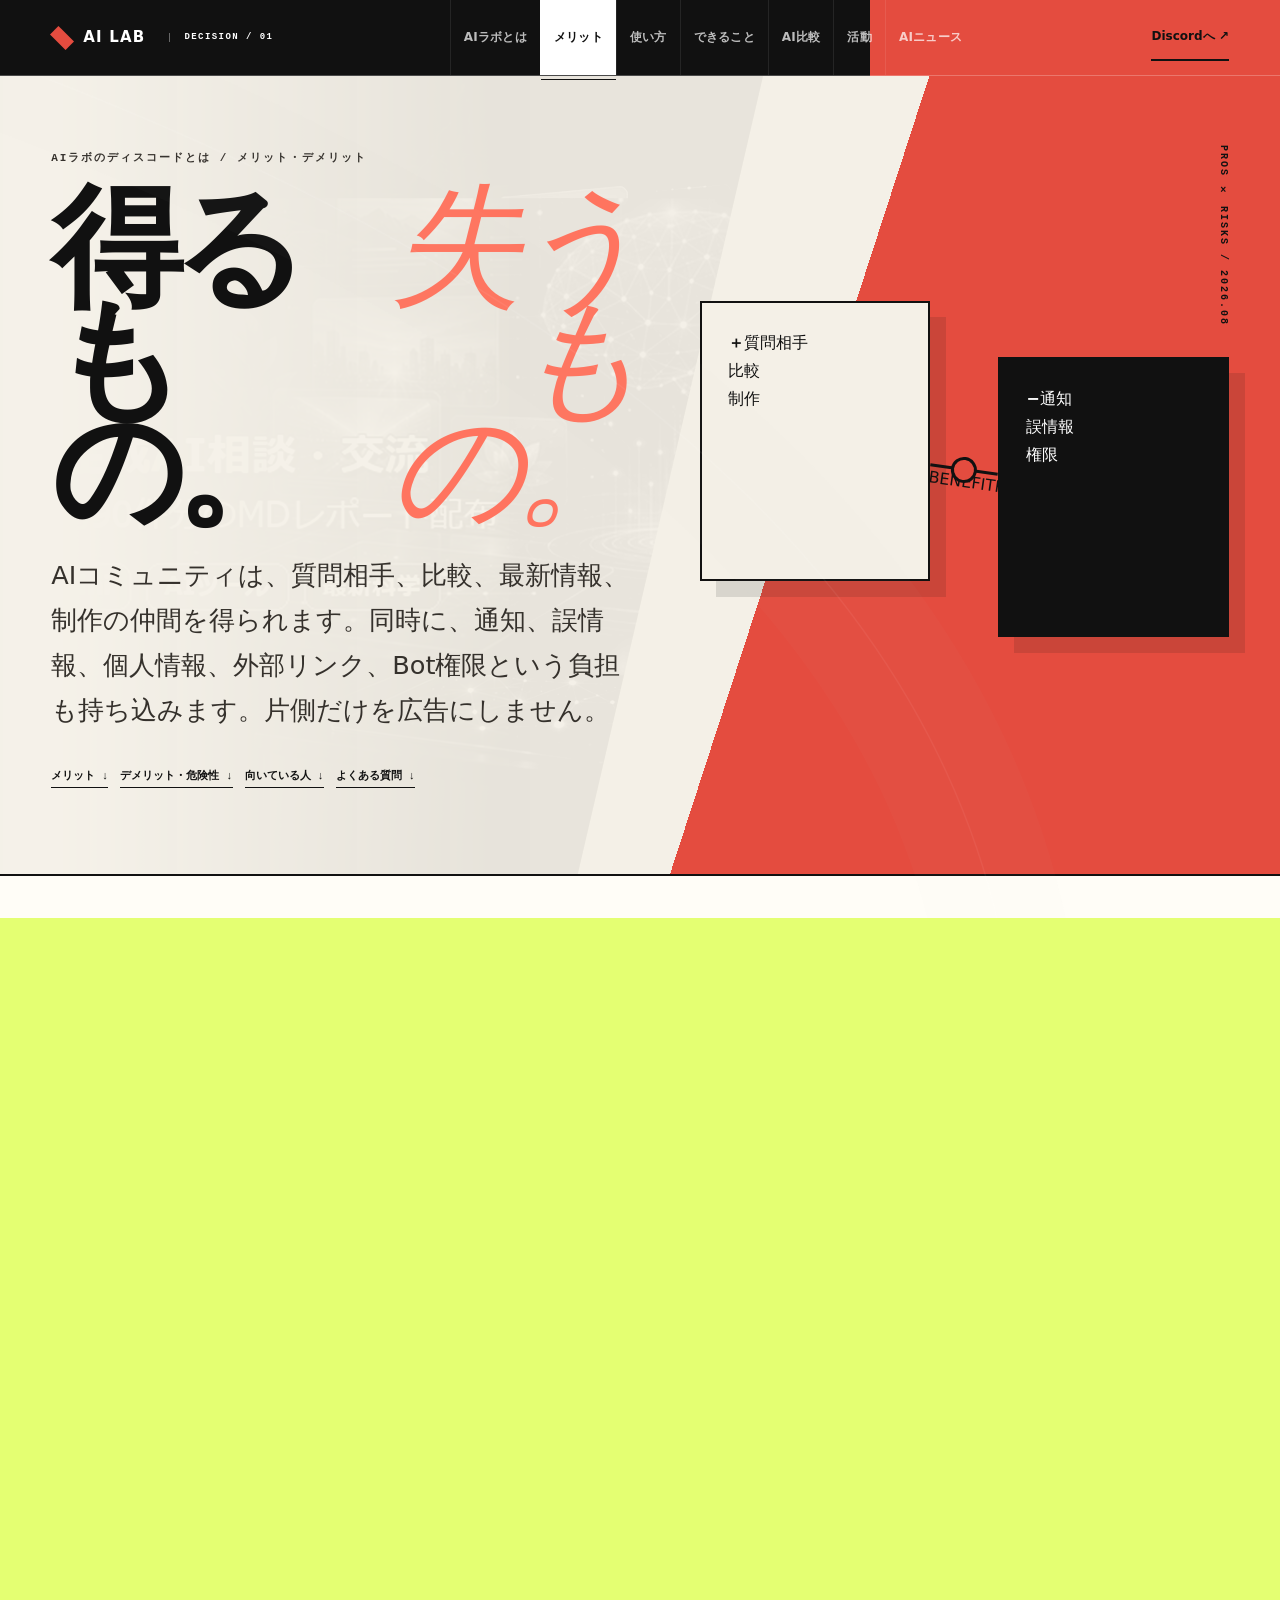
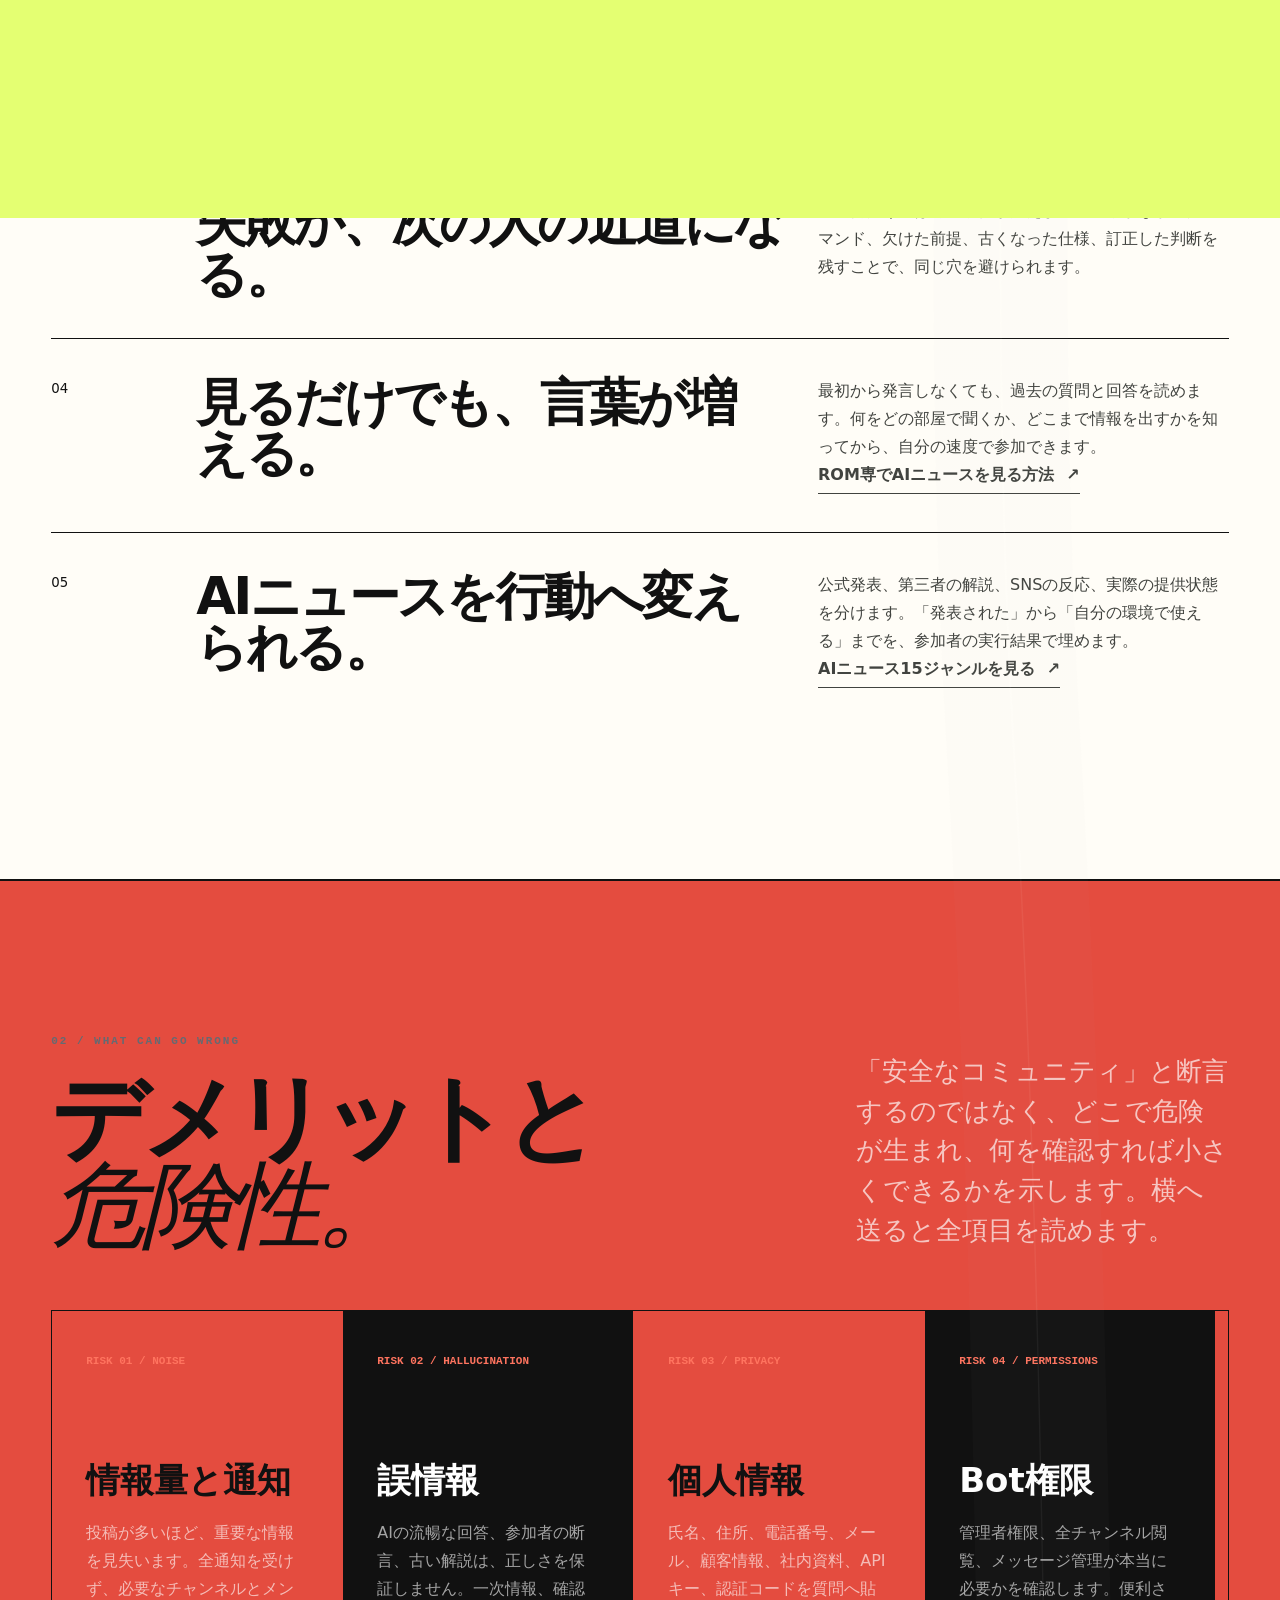
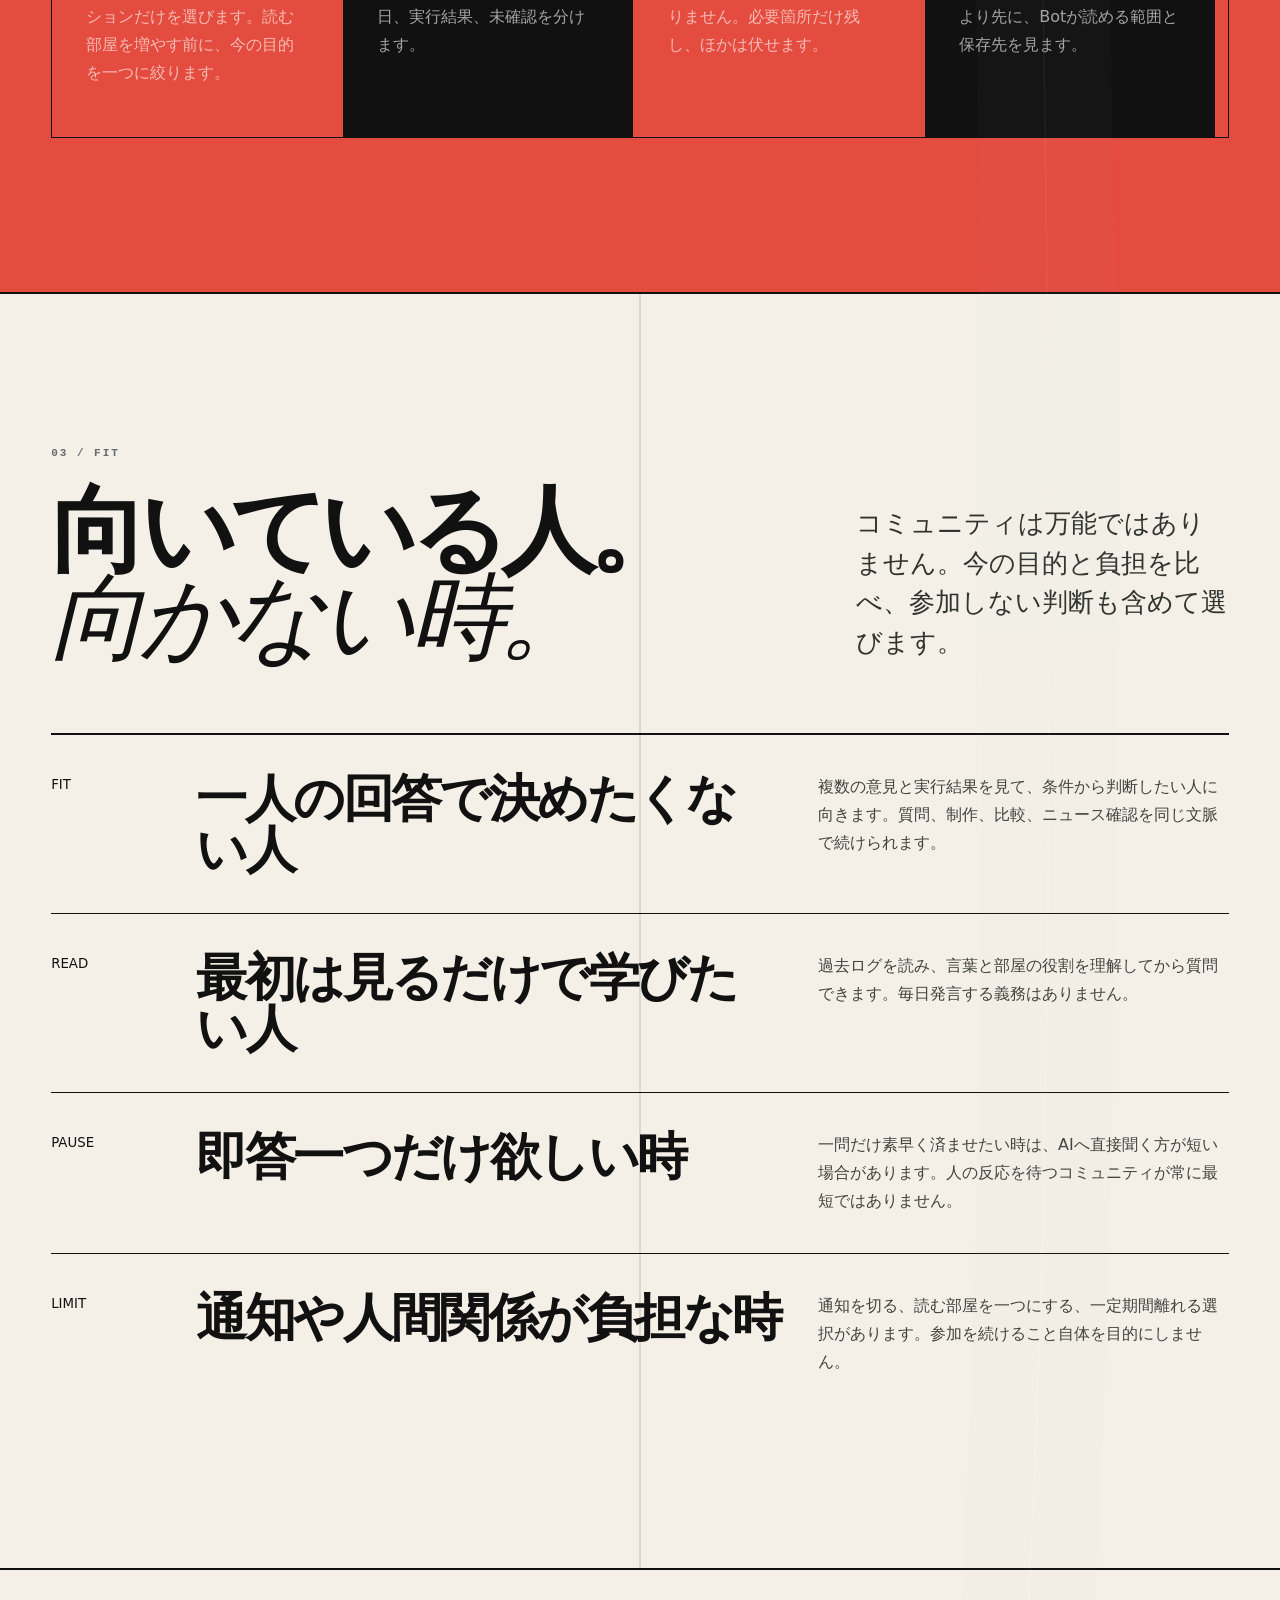
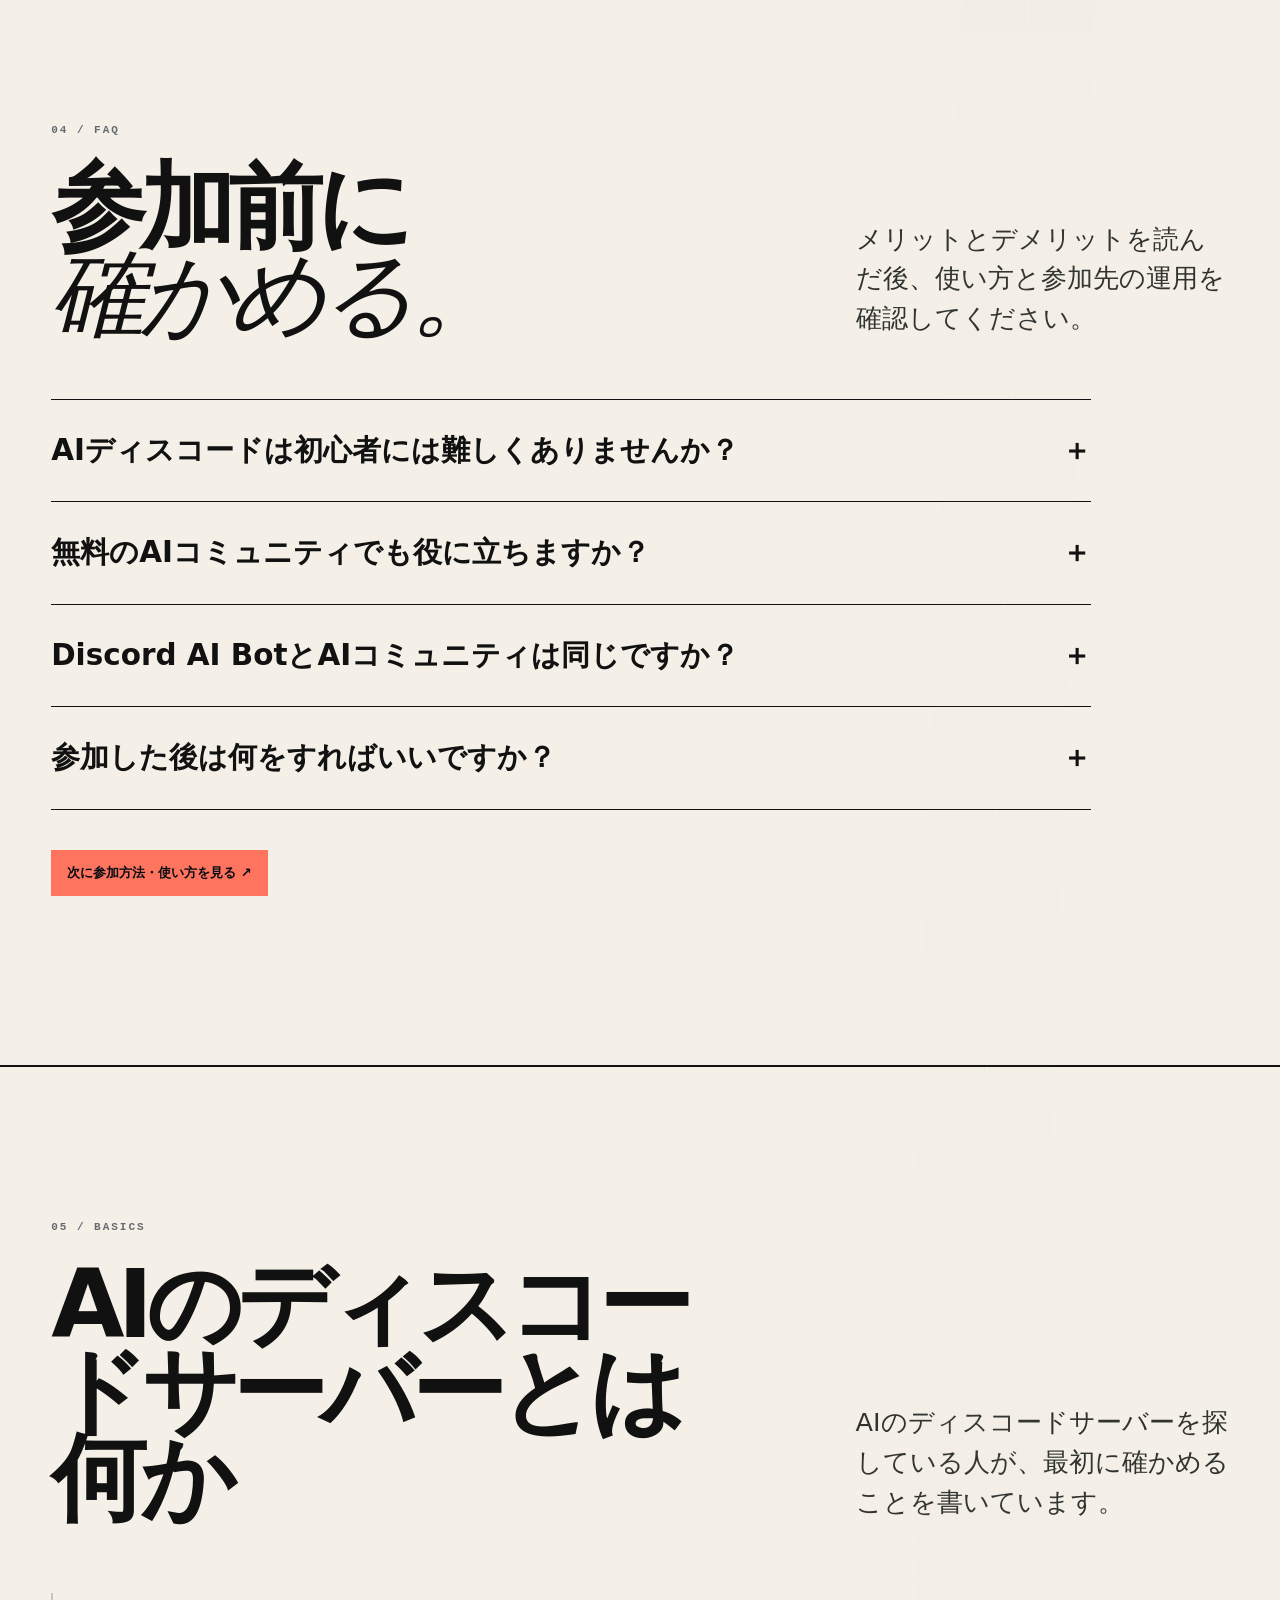
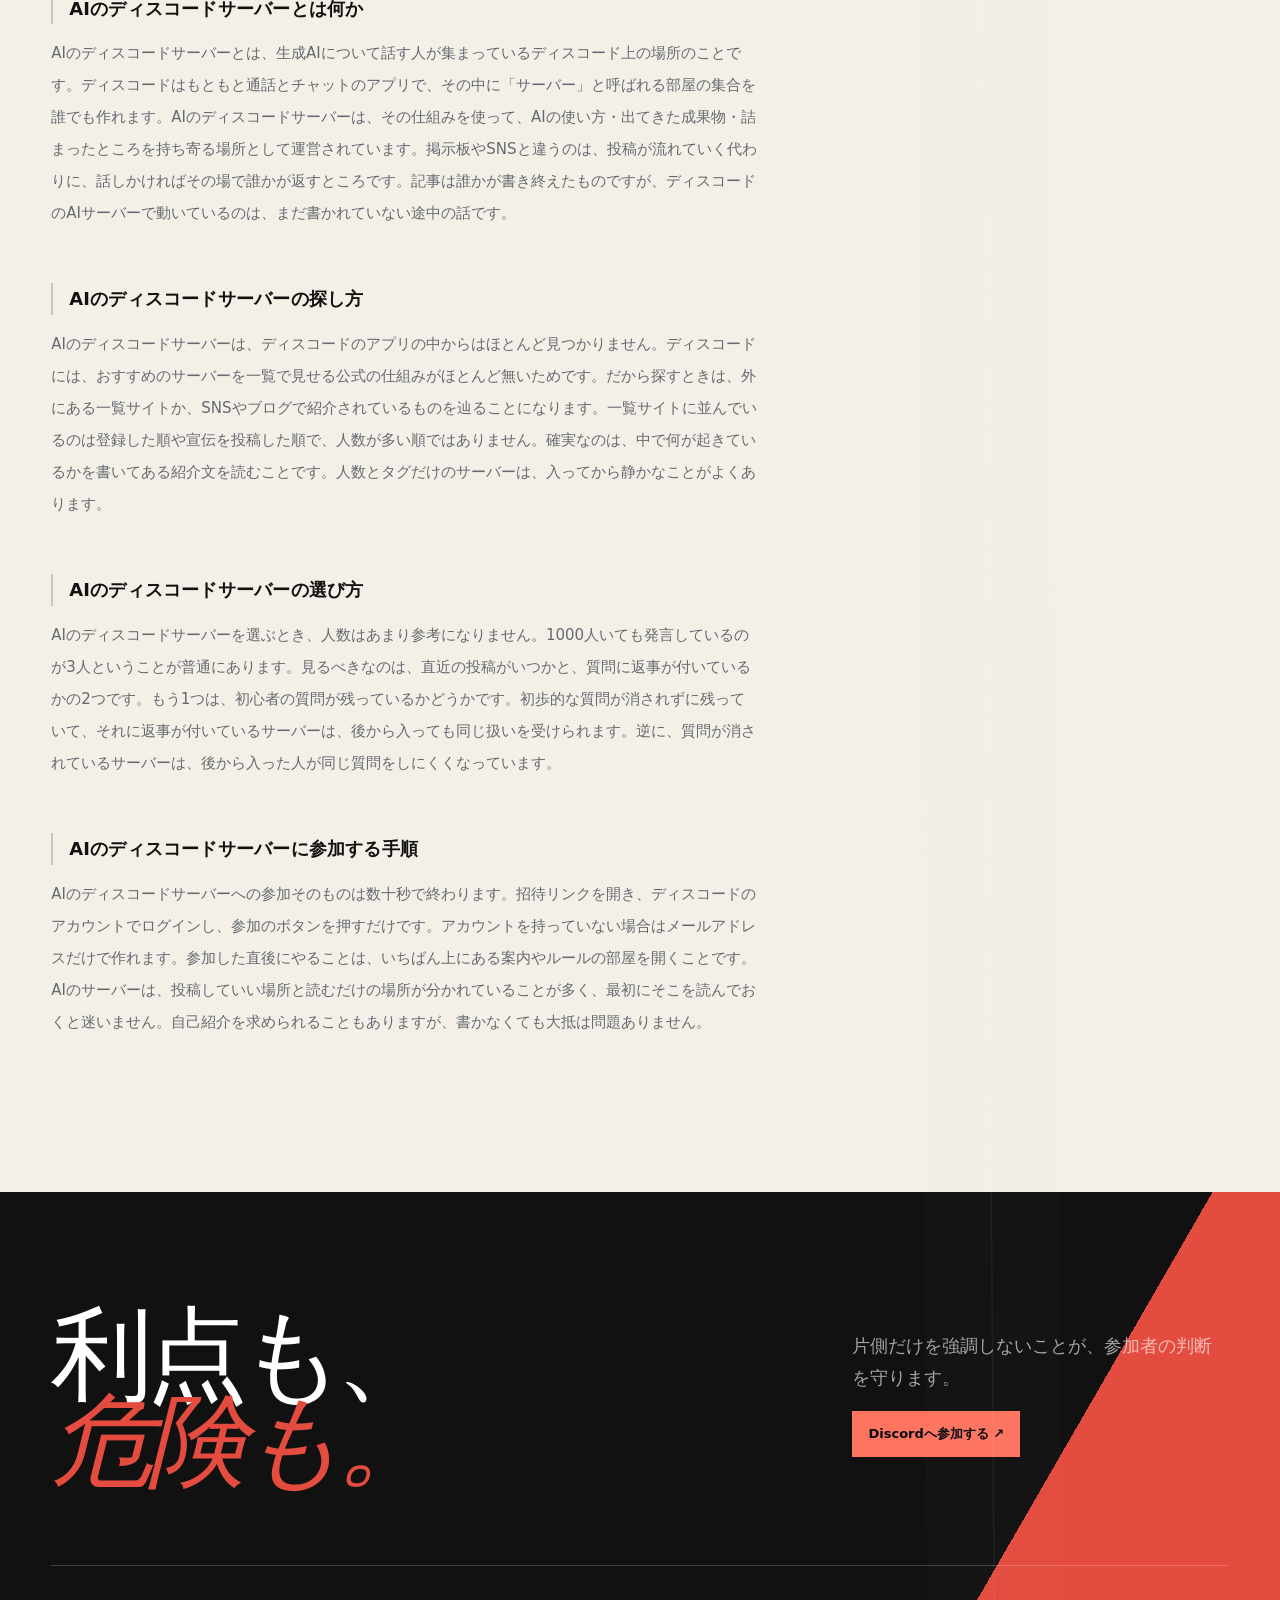
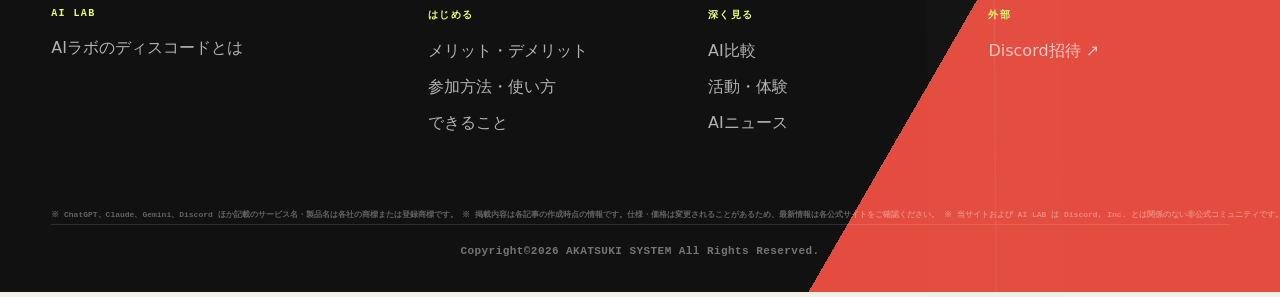
<file: merit-demerit/index.html>
<!doctype html>
<html lang="ja">
  <head>
    <meta charset="utf-8" />
    <meta name="viewport" content="width=device-width,initial-scale=1" />
    <meta name="application-name" content="AIラボ" />
    <meta name="apple-mobile-web-app-title" content="AIラボ" />
    <link rel="icon" href="/favicon.ico" sizes="any" />
    <link rel="icon" type="image/png" sizes="32x32" href="/favicon-32x32.png" />
    <link rel="icon" type="image/png" sizes="16x16" href="/favicon-16x16.png" />
    <link rel="apple-touch-icon" sizes="180x180" href="/apple-touch-icon.png" />
    <link rel="manifest" href="/site.webmanifest" />
    <title>
      【2026年8月最新】AIディスコードのメリット・デメリット｜危険性まで解決
    </title>
    <meta
      name="description"
      content="AIディスコードへ参加するメリットとデメリットを、質問、AI仲間、最新情報、見るだけ参加、通知、誤情報、個人情報、Bot権限の両面から詳しく解説します。"
    />
    <meta name="robots" content="index,follow,max-image-preview:large" />
    <link
      rel="canonical"
      href="https://ai.akatsuki-system.online/merit-demerit/"
    />
    <meta property="og:type" content="article" />
    <meta property="og:locale" content="ja_JP" />
    <meta property="og:site_name" content="AIラボ" />
    <meta property="og:title" content="AIディスコードのメリット・デメリット" />
    <meta
      property="og:description"
      content="得るものだけでなく、失う可能性まで同じ秤に載せる。"
    />
    <meta
      property="og:url"
      content="https://ai.akatsuki-system.online/merit-demerit/"
    />
    <meta
      property="og:image"
      content="https://ai.akatsuki-system.online/assets/ai-lab-ogp.png"
    />
    <meta
      property="og:image:secure_url"
      content="https://ai.akatsuki-system.online/assets/ai-lab-ogp.png"
    />
    <meta property="og:image:type" content="image/png" />
    <meta property="og:image:width" content="1200" />
    <meta property="og:image:height" content="630" />
    <link
      rel="image_src"
      href="https://ai.akatsuki-system.online/assets/ai-lab-ogp.png"
    />
    <meta
      property="og:image:alt"
      content="AIディスコードのメリットと危険性を両側から確かめるAIラボ"
    />
    <meta name="twitter:card" content="summary_large_image" />
    <meta
      name="twitter:image"
      content="https://ai.akatsuki-system.online/assets/ai-lab-ogp.png"
    />
    <meta
      name="twitter:image:alt"
      content="AIディスコードのメリットと危険性を両側から確かめるAIラボ"
    />
    <meta name="theme-color" content="#080b11" />
    <link rel="stylesheet" href="../styles.css?v=20260812-footer2" />
    <link rel="stylesheet" href="../page-styles/merit.css?v=20260812-seo" />
    <script type="application/ld+json">
      {
        "@context": "https://schema.org",
        "@type": "FAQPage",
        "mainEntity": [
          {
            "@type": "Question",
            "name": "AIディスコードは危険ですか？",
            "acceptedAnswer": {
              "@type": "Answer",
              "text": "誤情報、個人情報、外部リンク、Bot権限などの危険性があります。参加先の運用と自分の共有範囲を確認する必要があります。"
            }
          },
          {
            "@type": "Question",
            "name": "見るだけでもメリットはありますか？",
            "acceptedAnswer": {
              "@type": "Answer",
              "text": "過去の質問や比較を読むことで、検索語や質問の作り方を知ることができます。"
            }
          }
        ]
      }
    </script>
    <script type="application/ld+json">
      {
        "@context": "https://schema.org",
        "@type": "BreadcrumbList",
        "itemListElement": [
          {
            "@type": "ListItem",
            "position": 1,
            "name": "AIラボのディスコードとは",
            "item": "https://ai.akatsuki-system.online/"
          },
          {
            "@type": "ListItem",
            "position": 2,
            "name": "AIディスコードのメリット・デメリット",
            "item": "https://ai.akatsuki-system.online/merit-demerit/"
          }
        ]
      }
    </script>
  </head>
  <body class="page-merit" data-route="merit-demerit">
    <a class="skip" href="#main">本文へ移動</a>
    <div class="progress"></div>
    <div class="transition"></div>
    <header class="site-header">
      <a class="brand" href="../"
        ><span class="brand-dot"></span>AI LAB</a
      >
      <nav class="nav" aria-label="主要ページ">
        <a href="../">AIラボとは</a
        ><a href="./" aria-current="page">メリット</a
        ><a href="../how-to-use/">使い方</a
        ><a href="../what-you-can-do/">できること</a
        ><a href="../ai-comparison/">AI比較</a
        ><a href="../stories/">活動</a
        ><a href="../news/">AIニュース</a>
      </nav>
      <button class="menu" aria-expanded="false">メニュー</button
      ><a class="header-join" href="https://discord.gg/TwGHMrjxb7"
        >Discordへ ↗</a
      >
    </header>
    <main id="main">
      <section class="page-hero hero-balance">
        <span class="page-code">PROS × RISKS / 2026.08</span>
        <div class="hero-balance-shell">
          <div class="hero-balance-copy">
            <div class="section-label">
              AIラボのディスコードとは / メリット・デメリット
            </div>
            <h1 class="split-title">
              <span>得るもの。</span>
              <span>失うもの。</span>
            </h1>
            <p>
              AIコミュニティは、質問相手、比較、最新情報、制作の仲間を得られます。同時に、通知、誤情報、個人情報、外部リンク、Bot権限という負担も持ち込みます。片側だけを広告にしません。
            </p>
            <nav class="subnav">
              <a href="#benefits">メリット ↓</a>
              <a href="#risks">デメリット・危険性 ↓</a>
              <a href="#fit">向いている人 ↓</a>
              <a href="#faq">よくある質問 ↓</a>
            </nav>
          </div>
          <aside class="hero-balance-scale" aria-hidden="true">
            <div class="balance-gain">
              <b>＋</b><span>質問相手<br />比較<br />制作</span>
            </div>
            <div class="balance-axis">
              <span>BENEFIT</span><i></i><span>RISK</span>
            </div>
            <div class="balance-loss">
              <b>−</b><span>通知<br />誤情報<br />権限</span>
            </div>
          </aside>
        </div>
      </section>
      <section class="section" id="benefits">
        <div class="shell">
          <div class="intro reveal">
            <div>
              <div class="section-label">01 / WHAT YOU GAIN</div>
              <div class="display">
                参加して<br /><span class="serif">得られるもの。</span>
              </div>
            </div>
            <p>
              検索は、正しい検索語を知っている時には強い道具です。AI初心者ほど、その言葉をまだ持っていません。Discordでは状況そのものを置き、人と一緒に問いへ変えられます。
            </p>
          </div>
          <div class="benefit-lines">
            <article class="benefit-line reveal">
              <small>01</small><b>質問の前に、問いを作れる。</b>
              <p>
                「名前は分からないが、この画面で止まった」という状態から始められます。端末、利用サービス、目的、エラーを共有すると、必要な検索語と確認項目が見えてきます。
              </p>
            </article>
            <article class="benefit-line reveal">
              <small>02</small
              ><b>ChatGPT・Claude・Geminiを同じ条件で比べられる。</b>
              <p>
                一人の感想ではなく、モデル、無料・有料、利用画面、入力、日時、出力を揃えます。違いが出た理由を、次の質問と検証へつなげられます。
              </p>
            </article>
            <article class="benefit-line reveal">
              <small>03</small><b>失敗が、次の人の近道になる。</b>
              <p>
                成功例だけでは再現条件が見えません。動かなかったコマンド、欠けた前提、古くなった仕様、訂正した判断を残すことで、同じ穴を避けられます。
              </p>
            </article>
            <article class="benefit-line reveal">
              <small>04</small><b>見るだけでも、言葉が増える。</b>
              <p>
                最初から発言しなくても、過去の質問と回答を読めます。何をどの部屋で聞くか、どこまで情報を出すかを知ってから、自分の速度で参加できます。<a
                  class="link-arrow"
                  href="../news/#rom-only"
                  >ROM専でAIニュースを見る方法</a
                >
              </p>
            </article>
            <article class="benefit-line reveal">
              <small>05</small><b>AIニュースを行動へ変えられる。</b>
              <p>
                公式発表、第三者の解説、SNSの反応、実際の提供状態を分けます。「発表された」から「自分の環境で使える」までを、参加者の実行結果で埋めます。<a
                  class="link-arrow"
                  href="../news/#fifteen-genres"
                  >AIニュース15ジャンルを見る</a
                >
              </p>
            </article>
          </div>
        </div>
      </section>
      <section class="section risk-zone" id="risks">
        <div class="shell">
          <div class="intro reveal">
            <div>
              <div class="section-label">02 / WHAT CAN GO WRONG</div>
              <div class="display">
                デメリットと<br /><span class="serif">危険性。</span>
              </div>
            </div>
            <p style="color: rgba(255, 255, 255, 0.68)">
              「安全なコミュニティ」と断言するのではなく、どこで危険が生まれ、何を確認すれば小さくできるかを示します。横へ送ると全項目を読めます。
            </p>
          </div>
          <div class="risk-strip">
            <article class="risk">
              <i>RISK 01 / NOISE</i>
              <h3>情報量と通知</h3>
              <p>
                投稿が多いほど、重要な情報を見失います。全通知を受けず、必要なチャンネルとメンションだけを選びます。読む部屋を増やす前に、今の目的を一つに絞ります。
              </p>
            </article>
            <article class="risk">
              <i>RISK 02 / HALLUCINATION</i>
              <h3>誤情報</h3>
              <p>
                AIの流暢な回答、参加者の断言、古い解説は、正しさを保証しません。一次情報、確認日、実行結果、未確認を分けます。
              </p>
            </article>
            <article class="risk">
              <i>RISK 03 / PRIVACY</i>
              <h3>個人情報</h3>
              <p>
                氏名、住所、電話番号、メール、顧客情報、社内資料、APIキー、認証コードを質問へ貼りません。必要箇所だけ残し、ほかは伏せます。
              </p>
            </article>
            <article class="risk">
              <i>RISK 04 / PERMISSIONS</i>
              <h3>Bot権限</h3>
              <p>
                管理者権限、全チャンネル閲覧、メッセージ管理が本当に必要かを確認します。便利さより先に、Botが読める範囲と保存先を見ます。
              </p>
            </article>
            <article class="risk">
              <i>RISK 05 / EXTERNAL</i>
              <h3>外部リンク</h3>
              <p>
                ログイン、ダウンロード、決済、ファイル送信へ進むリンクは、投稿者と遷移先を確認します。公式に似たドメイン名だけでは判断しません。
              </p>
            </article>
          </div>
        </div>
      </section>
      <section class="section" id="fit">
        <div class="shell">
          <div class="intro reveal">
            <div>
              <div class="section-label">03 / FIT</div>
              <div class="display">
                向いている人。<br /><span class="serif">向かない時。</span>
              </div>
            </div>
            <p>
              コミュニティは万能ではありません。今の目的と負担を比べ、参加しない判断も含めて選びます。
            </p>
          </div>
          <div class="benefit-lines">
            <article class="benefit-line">
              <small>FIT</small><b>一人の回答で決めたくない人</b>
              <p>
                複数の意見と実行結果を見て、条件から判断したい人に向きます。質問、制作、比較、ニュース確認を同じ文脈で続けられます。
              </p>
            </article>
            <article class="benefit-line">
              <small>READ</small><b>最初は見るだけで学びたい人</b>
              <p>
                過去ログを読み、言葉と部屋の役割を理解してから質問できます。毎日発言する義務はありません。
              </p>
            </article>
            <article class="benefit-line">
              <small>PAUSE</small><b>即答一つだけ欲しい時</b>
              <p>
                一問だけ素早く済ませたい時は、AIへ直接聞く方が短い場合があります。人の反応を待つコミュニティが常に最短ではありません。
              </p>
            </article>
            <article class="benefit-line">
              <small>LIMIT</small><b>通知や人間関係が負担な時</b>
              <p>
                通知を切る、読む部屋を一つにする、一定期間離れる選択があります。参加を続けること自体を目的にしません。
              </p>
            </article>
          </div>
        </div>
      </section>
      <section class="section" id="faq">
        <div class="shell">
          <div class="intro reveal">
            <div>
              <div class="section-label">04 / FAQ</div>
              <div class="display">
                参加前に<br /><span class="serif">確かめる。</span>
              </div>
            </div>
            <p>
              メリットとデメリットを読んだ後、使い方と参加先の運用を確認してください。
            </p>
          </div>
          <div class="faq">
            <details>
              <summary>AIディスコードは初心者には難しくありませんか？</summary>
              <p>
                案内、初心者向け、質問先が分かれていれば、見るだけから始められます。専門用語を使うより、やりたいことと止まった画面をそのまま伝えます。
              </p>
            </details>
            <details>
              <summary>無料のAIコミュニティでも役に立ちますか？</summary>
              <p>
                料金より、出典、訂正履歴、過去ログの探しやすさ、質問への反応、権限管理を見ます。無料だから安全・有料だから正確とは限りません。
              </p>
            </details>
            <details>
              <summary>Discord AI BotとAIコミュニティは同じですか？</summary>
              <p>
                別です。BotはDiscord内でAIを動かす仕組み、コミュニティは人が質問・比較・制作・検証を共有する場所です。AIラボは後者が中心です。
              </p>
            </details>
            <details>
              <summary>参加した後は何をすればいいですか？</summary>
              <p>
                最初に案内とルールを読み、興味のある部屋を一つ選びます。詳しい手順はAIディスコードの使い方ページで確認できます。
              </p>
            </details>
          </div>
          <p style="margin-top: 40px">
            <a class="pill primary" href="../how-to-use/"
              >次に参加方法・使い方を見る ↗</a
            >
          </p>
        </div>
      </section>
    <!--SEO-BLOCKS-->
      <section class="section seo-block">
        <div class="shell">
          <div class="intro reveal">
            <div>
              <div class="section-label">05 / BASICS</div>
              <h2 class="display">AIのディスコードサーバーとは何か</h2>
            </div>
            <div>
              <p>AIのディスコードサーバーを探している人が、最初に確かめることを書いています。</p>
            </div>
          </div>
          <div class="seo-body reveal">
            <h2 class="sub">AIのディスコードサーバーとは何か</h2>
            <p>AIのディスコードサーバーとは、生成AIについて話す人が集まっているディスコード上の場所のことです。ディスコードはもともと通話とチャットのアプリで、その中に「サーバー」と呼ばれる部屋の集合を誰でも作れます。AIのディスコードサーバーは、その仕組みを使って、AIの使い方・出てきた成果物・詰まったところを持ち寄る場所として運営されています。掲示板やSNSと違うのは、投稿が流れていく代わりに、話しかければその場で誰かが返すところです。記事は誰かが書き終えたものですが、ディスコードのAIサーバーで動いているのは、まだ書かれていない途中の話です。</p>
            <h2 class="sub">AIのディスコードサーバーの探し方</h2>
            <p>AIのディスコードサーバーは、ディスコードのアプリの中からはほとんど見つかりません。ディスコードには、おすすめのサーバーを一覧で見せる公式の仕組みがほとんど無いためです。だから探すときは、外にある一覧サイトか、SNSやブログで紹介されているものを辿ることになります。一覧サイトに並んでいるのは登録した順や宣伝を投稿した順で、人数が多い順ではありません。確実なのは、中で何が起きているかを書いてある紹介文を読むことです。人数とタグだけのサーバーは、入ってから静かなことがよくあります。</p>
            <h2 class="sub">AIのディスコードサーバーの選び方</h2>
            <p>AIのディスコードサーバーを選ぶとき、人数はあまり参考になりません。1000人いても発言しているのが3人ということが普通にあります。見るべきなのは、直近の投稿がいつかと、質問に返事が付いているかの2つです。もう1つは、初心者の質問が残っているかどうかです。初歩的な質問が消されずに残っていて、それに返事が付いているサーバーは、後から入っても同じ扱いを受けられます。逆に、質問が消されているサーバーは、後から入った人が同じ質問をしにくくなっています。</p>
            <h2 class="sub">AIのディスコードサーバーに参加する手順</h2>
            <p>AIのディスコードサーバーへの参加そのものは数十秒で終わります。招待リンクを開き、ディスコードのアカウントでログインし、参加のボタンを押すだけです。アカウントを持っていない場合はメールアドレスだけで作れます。参加した直後にやることは、いちばん上にある案内やルールの部屋を開くことです。AIのサーバーは、投稿していい場所と読むだけの場所が分かれていることが多く、最初にそこを読んでおくと迷いません。自己紹介を求められることもありますが、書かなくても大抵は問題ありません。</p>
          </div>
        </div>
      </section>
    </main>
    <footer class="site-footer">
      <div class="footer-lead">
        <div class="lead-title">利点も、<br /><i>危険も。</i></div>
        <div>
          <p>片側だけを強調しないことが、参加者の判断を守ります。</p>
          <a class="pill primary" href="https://discord.gg/TwGHMrjxb7"
            >Discordへ参加する ↗</a
          >
        </div>
      </div>
      <div class="footer-map">
        <div>
          <strong>AI LAB</strong
          ><a href="../">AIラボのディスコードとは</a>
        </div>
        <div>
          <strong>はじめる</strong><a href="./">メリット・デメリット</a
          ><a href="../how-to-use/">参加方法・使い方</a
          ><a href="../what-you-can-do/">できること</a>
        </div>
        <div>
          <strong>深く見る</strong
          ><a href="../ai-comparison/">AI比較</a
          ><a href="../stories/">活動・体験</a
          ><a href="../news/">AIニュース</a>
        </div>
        <div>
          <strong>外部</strong
          ><a href="https://discord.gg/TwGHMrjxb7">Discord招待 ↗</a>
        </div>
      </div>
      <div class="footer-notes" aria-label="商標・情報・運営に関する注記">
        <p>
          ※ ChatGPT、Claude、Gemini、Discord
          ほか記載のサービス名・製品名は各社の商標または登録商標です。 ※
          掲載内容は各記事の作成時点の情報です。仕様・価格は変更されることがあるため、最新情報は各公式サイトをご確認ください。
          ※ 当サイトおよび AI LAB は Discord, Inc.
          とは関係のない非公式コミュニティです。
        </p>
      </div>
      <div class="footer-fine">
        <span>Copyright©2026 AKATSUKI SYSTEM All Rights Reserved.</span>
      </div>
    </footer>
    <script src="../app.js?v=20260812-page-headers"></script>
  </body>
</html>
</file>
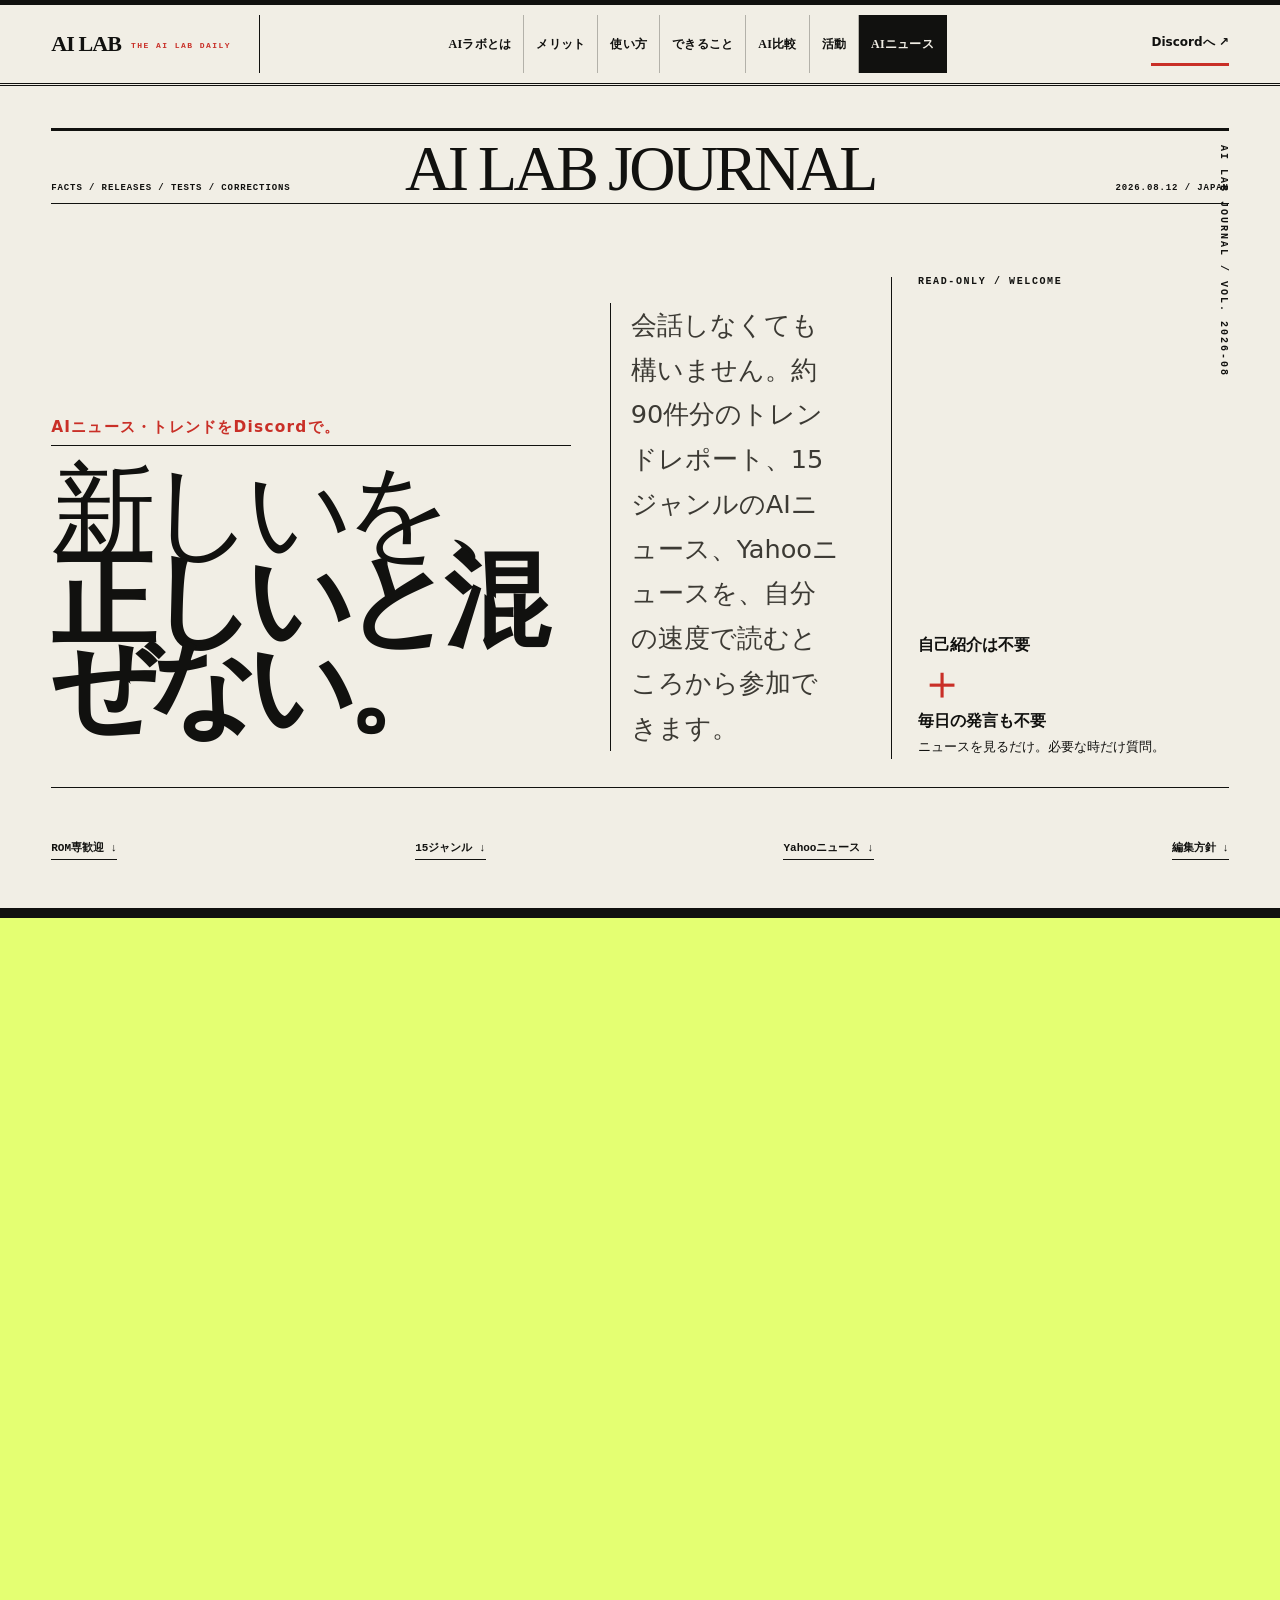
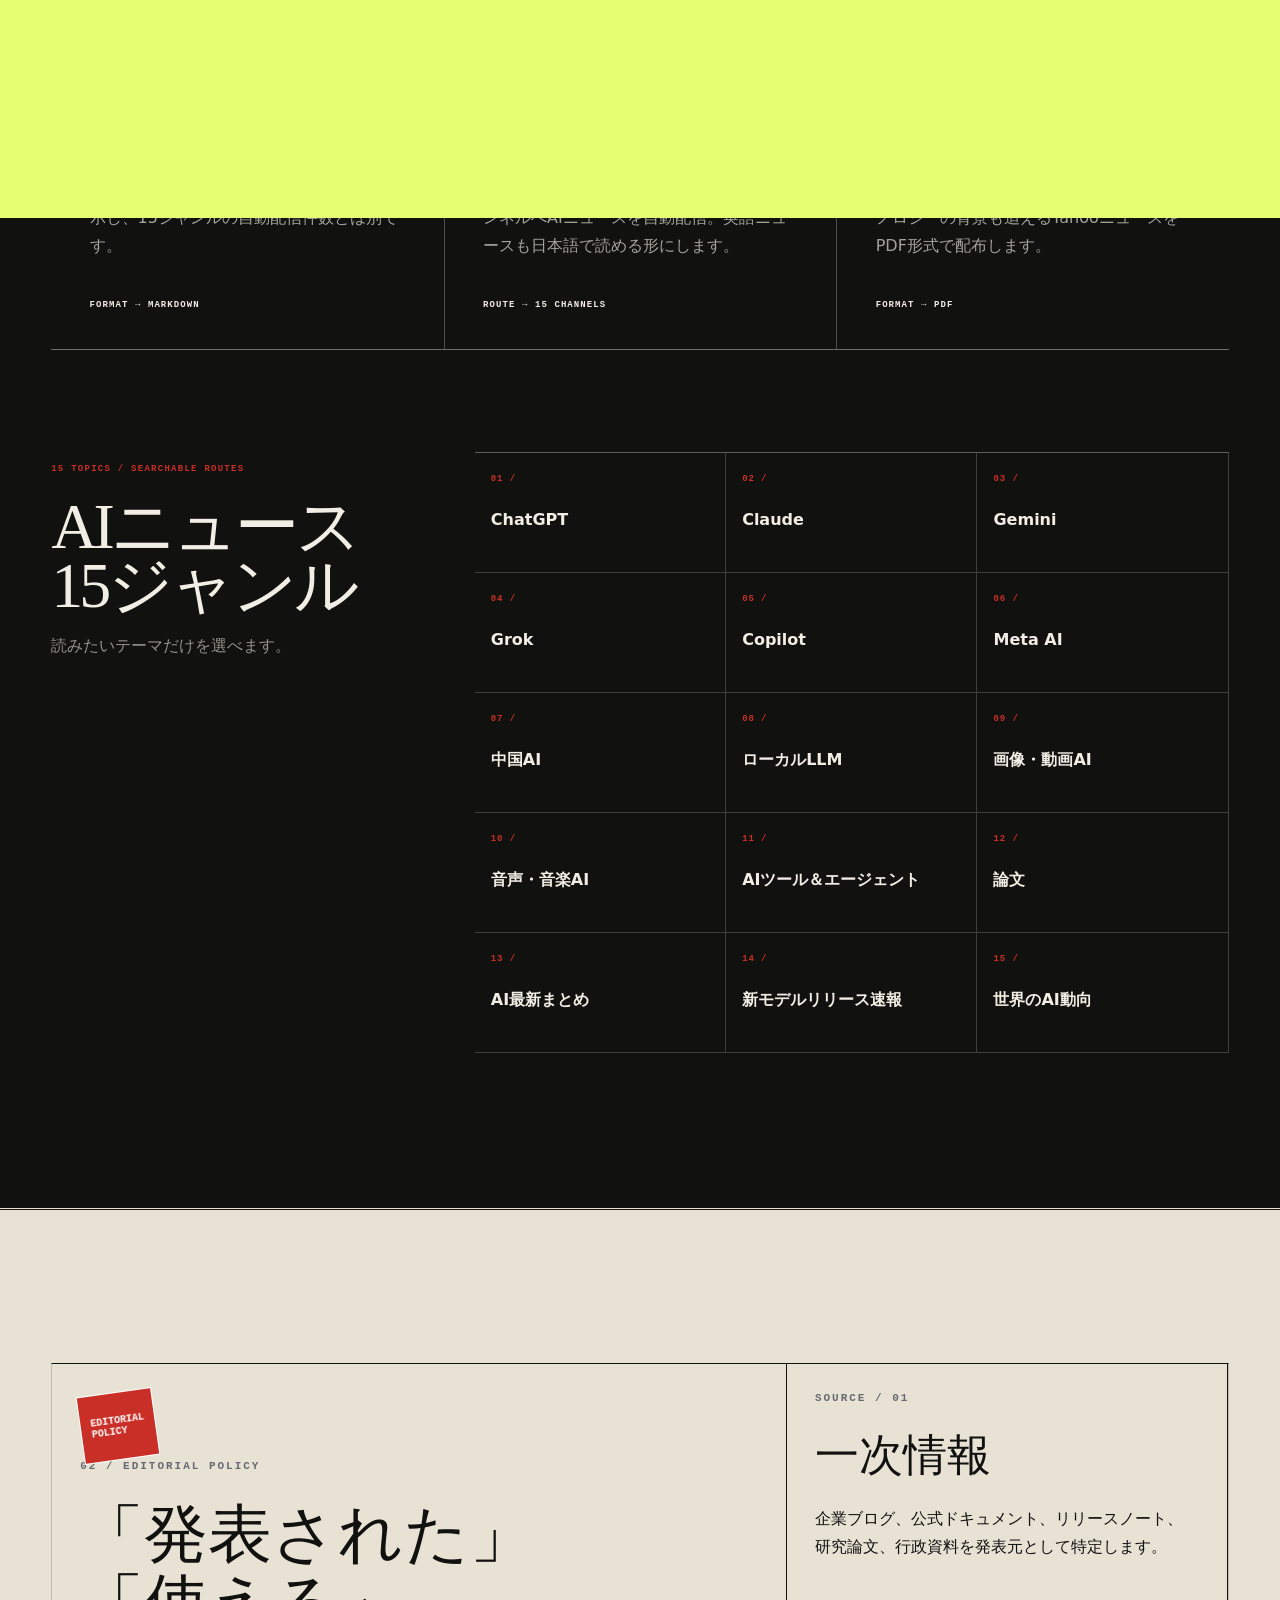
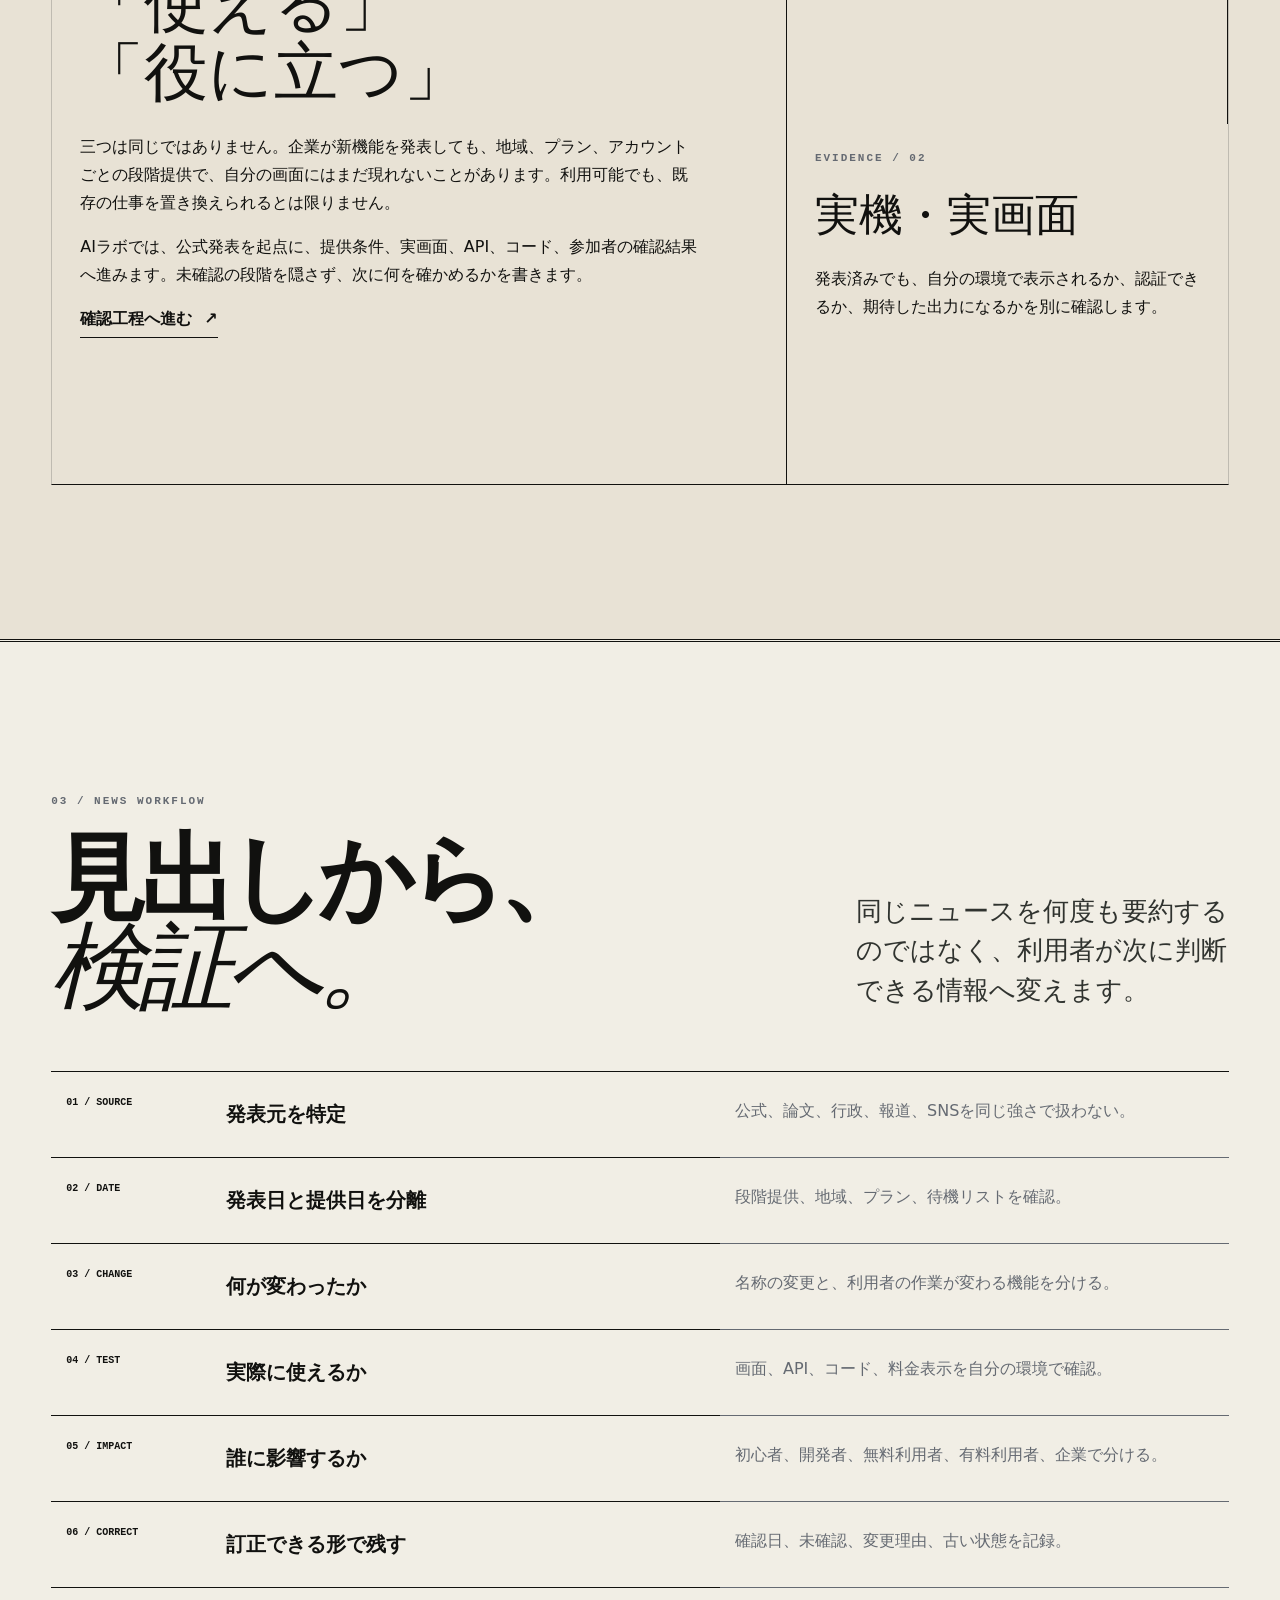
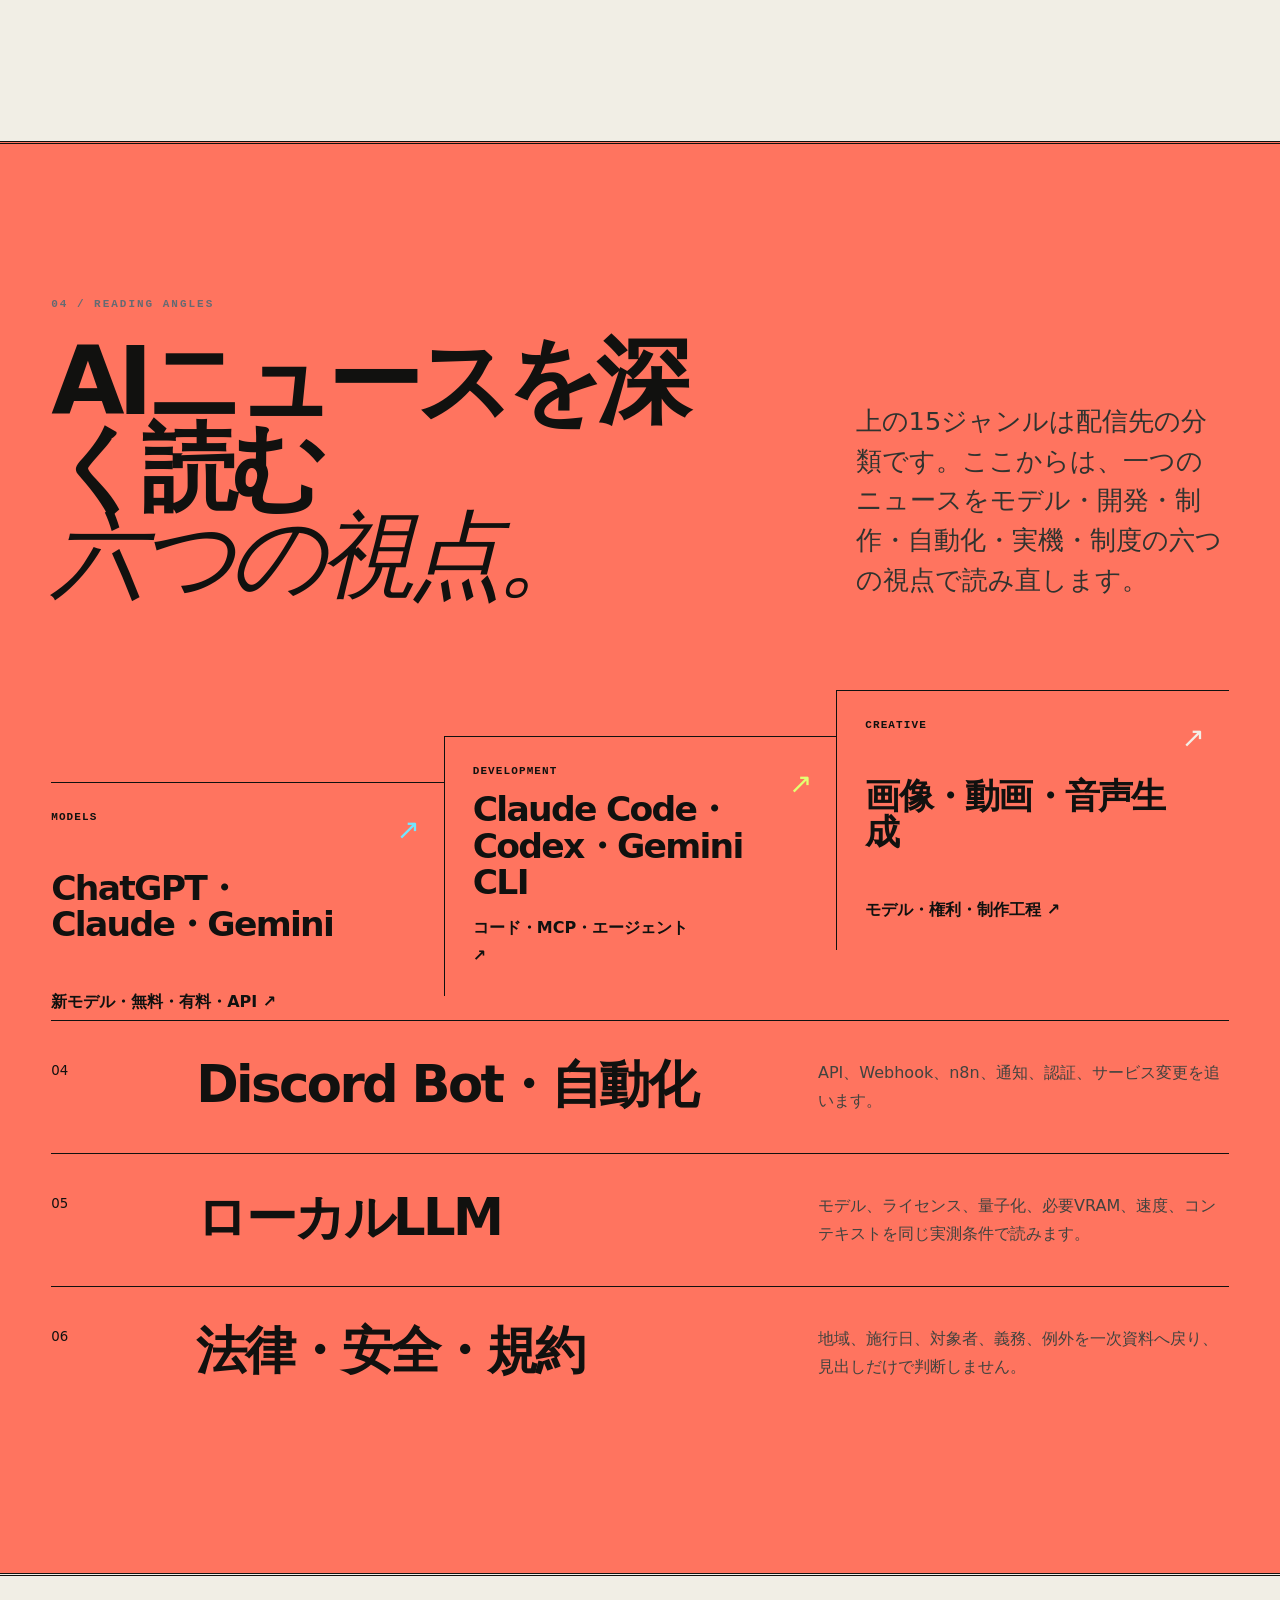
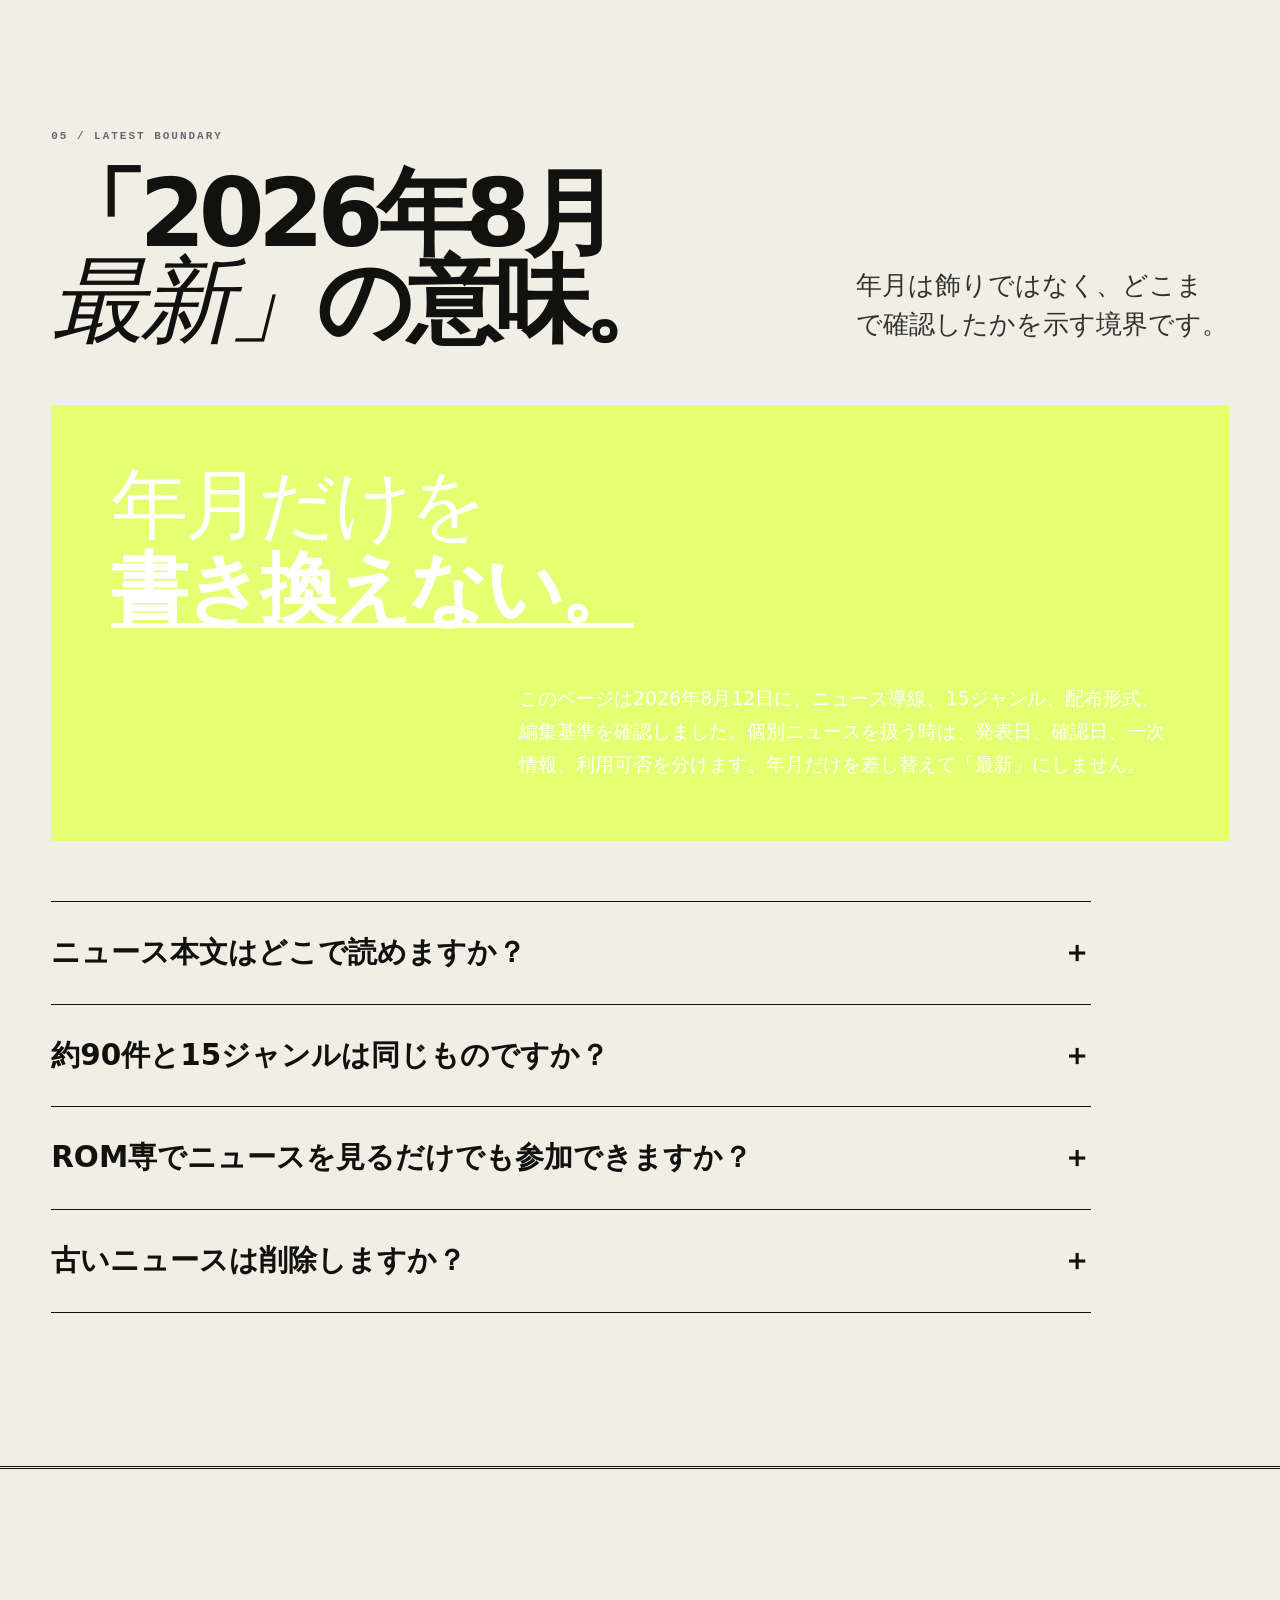
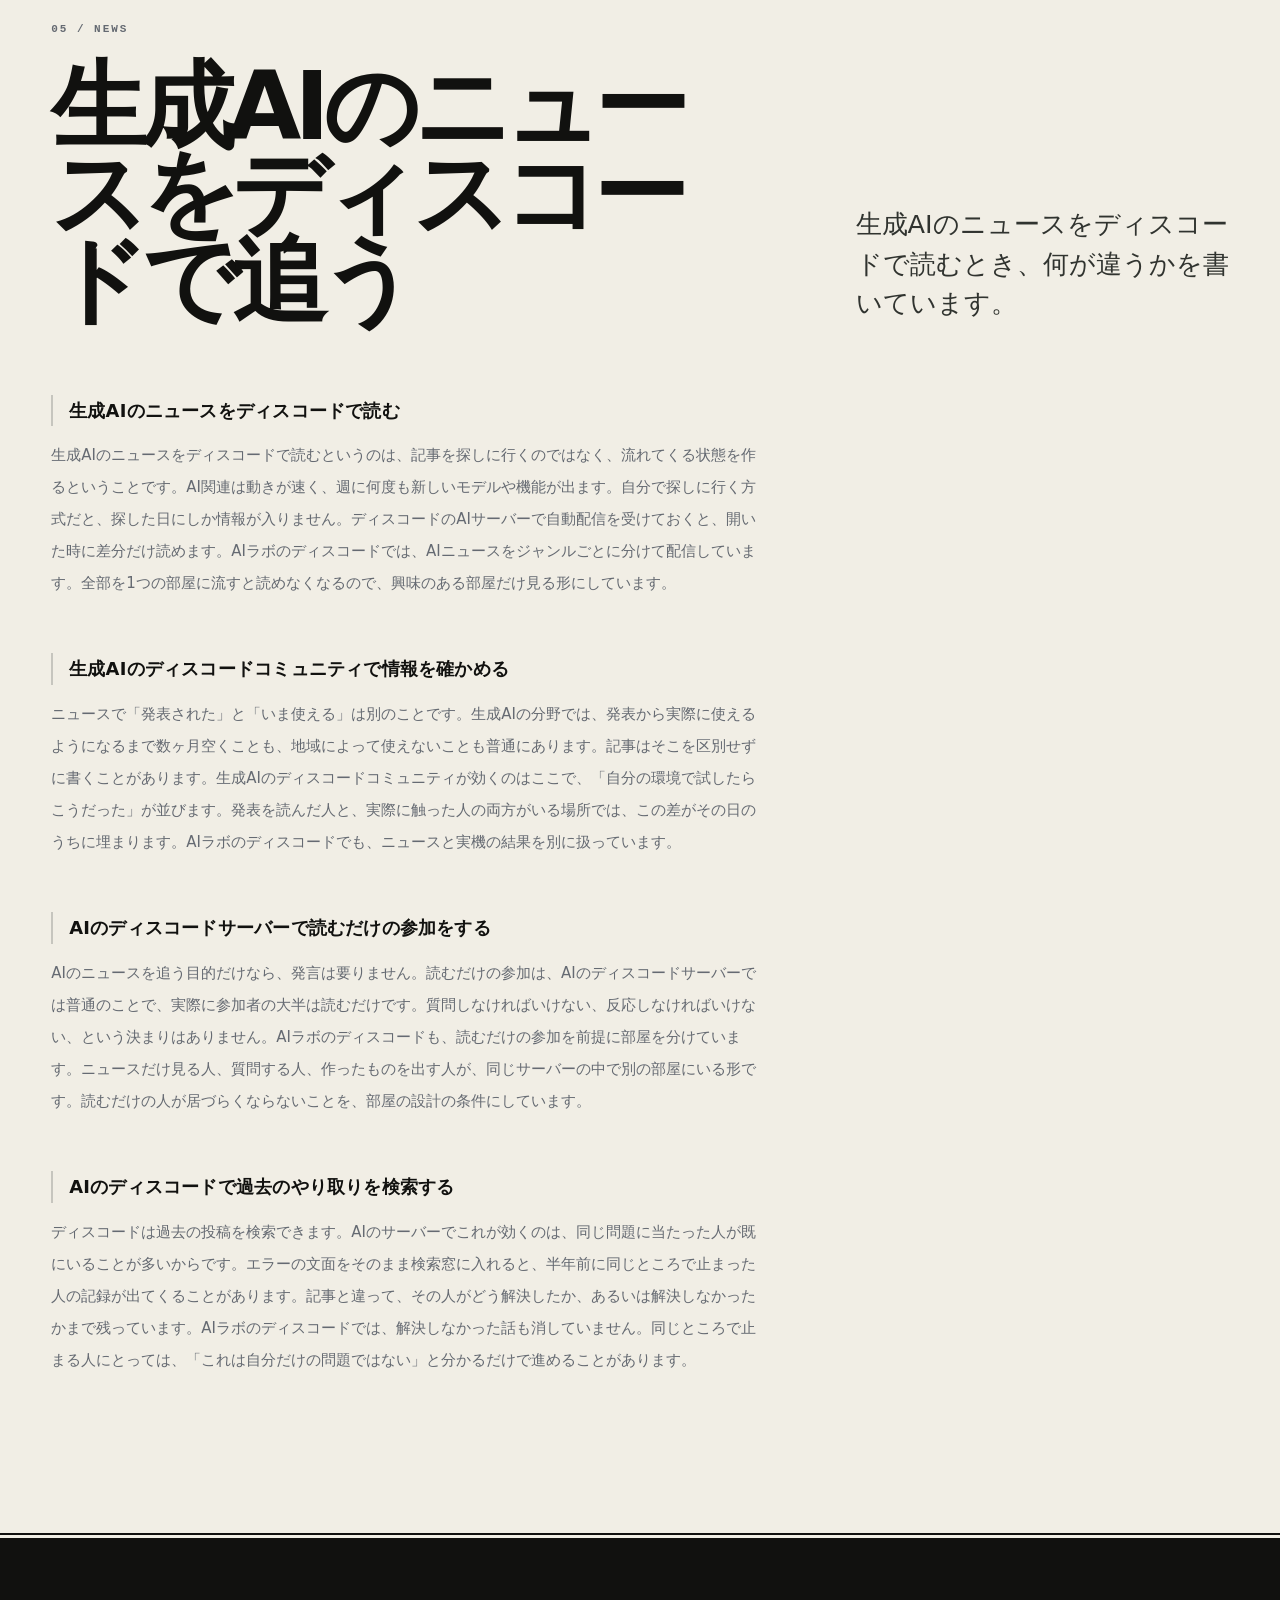
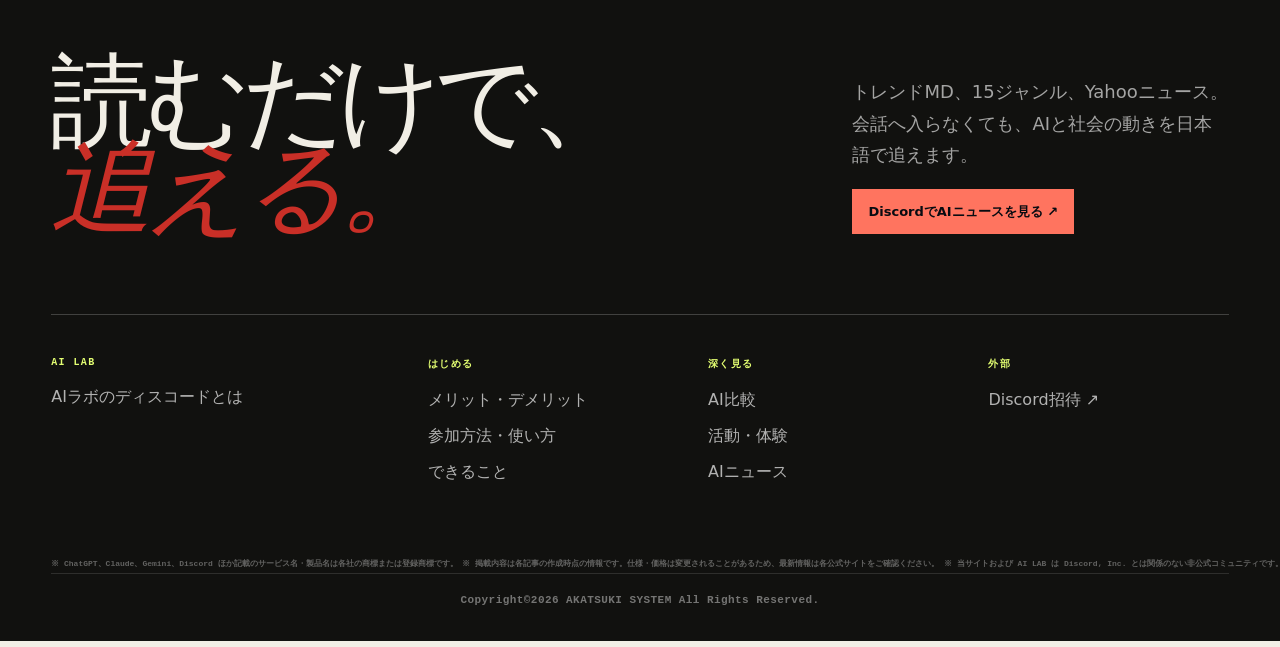
<file: news/index.html>
<!doctype html>
<html lang="ja">
  <head>
    <meta charset="utf-8" />
    <meta name="viewport" content="width=device-width,initial-scale=1" />
    <meta name="application-name" content="AIラボ" />
    <meta name="apple-mobile-web-app-title" content="AIラボ" />
    <link rel="icon" href="/favicon.ico" sizes="any" />
    <link rel="icon" type="image/png" sizes="32x32" href="/favicon-32x32.png" />
    <link rel="icon" type="image/png" sizes="16x16" href="/favicon-16x16.png" />
    <link rel="apple-touch-icon" sizes="180x180" href="/apple-touch-icon.png" />
    <link rel="manifest" href="/site.webmanifest" />
    <title>
      【2026年8月最新】AIニュースをDiscordで｜15ジャンル・Yahoo・ROM専歓迎
    </title>
    <meta
      name="description"
      content="約90件分のトレンドレポートMD、ChatGPT・Claude・Geminiなど15ジャンルのAIニュース自動配信、YahooニュースPDFをDiscordで読めます。ROM専・見るだけ歓迎。情報源と確認日も分けて解説します。"
    />
    <meta name="robots" content="index,follow,max-image-preview:large" />
    <link rel="canonical" href="https://ai.akatsuki-system.online/news/" />
    <meta property="og:type" content="article" />
    <meta property="og:locale" content="ja_JP" />
    <meta property="og:site_name" content="AIラボ" />
    <meta
      property="og:title"
      content="AIニュースをDiscordで｜15ジャンル・Yahoo・ROM専歓迎"
    />
    <meta
      property="og:description"
      content="約90件分のトレンドMD、AIニュース15ジャンル、YahooニュースPDFを日本語で。話さず読むだけでも歓迎です。"
    />
    <meta property="og:url" content="https://ai.akatsuki-system.online/news/" />
    <meta
      property="og:image"
      content="https://ai.akatsuki-system.online/assets/ai-lab-ogp.png"
    />
    <meta
      property="og:image:secure_url"
      content="https://ai.akatsuki-system.online/assets/ai-lab-ogp.png"
    />
    <meta property="og:image:type" content="image/png" />
    <meta property="og:image:width" content="1200" />
    <meta property="og:image:height" content="630" />
    <link
      rel="image_src"
      href="https://ai.akatsuki-system.online/assets/ai-lab-ogp.png"
    />
    <meta
      property="og:image:alt"
      content="AIニュースを情報源・日付・実機確認で読むAIラボのニュースデスク"
    />
    <meta name="twitter:card" content="summary_large_image" />
    <meta
      name="twitter:image"
      content="https://ai.akatsuki-system.online/assets/ai-lab-ogp.png"
    />
    <meta
      name="twitter:image:alt"
      content="AIニュースを情報源・日付・実機確認で読むAIラボのニュースデスク"
    />
    <meta name="theme-color" content="#f1eee5" />
    <link rel="stylesheet" href="../styles.css?v=20260812-footer2" />
    <link
      rel="stylesheet"
      href="../page-styles/news.css?v=20260812-navcontrast1"
    />
    <script type="application/ld+json">
      {
        "@context": "https://schema.org",
        "@graph": [
          {
            "@type": "WebPage",
            "name": "AIニュースをDiscordで｜15ジャンル・Yahoo・ROM専歓迎",
            "url": "https://ai.akatsuki-system.online/news/",
            "isPartOf": {
              "@type": "WebSite",
              "name": "AIラボ",
              "url": "https://ai.akatsuki-system.online/"
            },
            "inLanguage": "ja"
          },
          {
            "@type": "BreadcrumbList",
            "itemListElement": [
              {
                "@type": "ListItem",
                "position": 1,
                "name": "AIラボのディスコードとは",
                "item": "https://ai.akatsuki-system.online/"
              },
              {
                "@type": "ListItem",
                "position": 2,
                "name": "AIニュース",
                "item": "https://ai.akatsuki-system.online/news/"
              }
            ]
          },
          {
            "@type": "FAQPage",
            "mainEntity": [
              {
                "@type": "Question",
                "name": "ROM専でAIニュースを見るだけでも参加できますか？",
                "acceptedAnswer": {
                  "@type": "Answer",
                  "text": "はい。ニュースを読むだけの参加も歓迎です。自己紹介や毎日の発言は必須ではありません。"
                }
              },
              {
                "@type": "Question",
                "name": "約90件と15ジャンルは同じものですか？",
                "acceptedAnswer": {
                  "@type": "Answer",
                  "text": "別です。約90件分は毎日のニュースボリュームを整理したトレンドレポートMD、15ジャンルはChatGPT・Claude・Geminiなどテーマ別チャンネルへのAIニュース自動配信です。"
                }
              }
            ]
          }
        ]
      }
    </script>
  </head>
  <body class="page-news" data-route="news">
    <a class="skip" href="#main">本文へ移動</a>
    <div class="progress"></div>
    <div class="transition"></div>
    <header class="site-header">
      <a class="brand" href="../"
        ><span class="brand-dot"></span>AI LAB</a
      >
      <nav class="nav" aria-label="主要ページ">
        <a href="../">AIラボとは</a
        ><a href="../merit-demerit/">メリット</a
        ><a href="../how-to-use/">使い方</a
        ><a href="../what-you-can-do/">できること</a
        ><a href="../ai-comparison/">AI比較</a
        ><a href="../stories/">活動</a
        ><a href="./" aria-current="page">AIニュース</a>
      </nav>
      <button class="menu" aria-expanded="false">メニュー</button
      ><a class="header-join" href="https://discord.gg/TwGHMrjxb7"
        >Discordへ ↗</a
      >
    </header>
    <main id="main">
      <section class="page-hero hero-frontpage">
        <span class="page-code">AI LAB JOURNAL / VOL. 2026-08</span>
        <div class="hero-frontpage-shell">
          <div class="masthead">
            <span>FACTS / RELEASES / TESTS / CORRECTIONS</span>
            <b>AI LAB JOURNAL</b>
            <span>2026.08.12 / JAPAN</span>
          </div>
          <div class="frontpage-grid">
            <div class="frontpage-lead">
              <h1>
                <small>AIニュース・トレンドをDiscordで。</small>
                新しいを、<br /><span>正しいと混ぜない。</span>
              </h1>
              <p>
                会話しなくても構いません。約90件分のトレンドレポート、15ジャンルのAIニュース、Yahooニュースを、自分の速度で読むところから参加できます。
              </p>
            </div>
            <aside class="frontpage-desk">
              <span>READ-ONLY / WELCOME</span>
              <strong>自己紹介は不要</strong>
              <i>＋</i>
              <strong>毎日の発言も不要</strong>
              <small>ニュースを見るだけ。必要な時だけ質問。</small>
            </aside>
          </div>
          <nav class="subnav">
            <a href="#rom-only">ROM専歓迎 ↓</a>
            <a href="#fifteen-genres">15ジャンル ↓</a>
            <a href="#yahoo-news">Yahooニュース ↓</a>
            <a href="#desk">編集方針 ↓</a>
          </nav>
        </div>
      </section>
      <section class="section news-access" id="rom-only">
        <div class="shell">
          <div class="news-access-head reveal">
            <div>
              <div class="section-label">01 / READ-ONLY NEWS ACCESS</div>
              <h2>話さなくても、<br /><span>AIの今は追える。</span></h2>
            </div>
            <div class="rom-note">
              <b>ROM専・見るだけ歓迎</b>
              <p>
                ニュースを読むこと自体を参加として扱います。自己紹介、毎日の発言、質問の投稿を参加条件にしません。気になる部屋だけ通知し、必要な時だけ会話へ入れます。
              </p>
              <a class="pill primary" href="https://discord.gg/TwGHMrjxb7"
                >ニュースを見るために参加する ↗</a
              >
            </div>
          </div>
          <div class="news-access-grid reveal">
            <article id="trend-report">
              <small>01 / MARKDOWN</small>
              <strong>約90件分</strong>
              <h3>毎日のトレンドレポート</h3>
              <p>
                毎日のニュースボリュームを、一つのMarkdownへ整理したレポートです。「約90件」はこのトレンドレポートの情報量を示し、15ジャンルの自動配信件数とは別です。
              </p>
              <span>FORMAT → MARKDOWN</span>
            </article>
            <article id="fifteen-genres">
              <small>02 / TOPIC CHANNELS</small>
              <strong>15ジャンル</strong>
              <h3>生成AIニュース自動配信</h3>
              <p>
                企業別・分野別・総合に分かれた専用チャンネルへAIニュースを自動配信。英語ニュースも日本語で読める形にします。
              </p>
              <span>ROUTE → 15 CHANNELS</span>
            </article>
            <article id="yahoo-news">
              <small>03 / GENERAL NEWS</small>
              <strong>Yahoo</strong>
              <h3>Yahooニュース専用の入口</h3>
              <p>
                AIだけに閉じず、社会・経済・政治・テクノロジーの背景も追えるYahooニュースをPDF形式で配布します。
              </p>
              <span>FORMAT → PDF</span>
            </article>
          </div>
          <div class="topic-ledger reveal" aria-labelledby="topic-ledger-title">
            <div class="topic-ledger-head">
              <small>15 TOPICS / SEARCHABLE ROUTES</small>
              <h3 id="topic-ledger-title">AIニュース<br />15ジャンル</h3>
              <p>読みたいテーマだけを選べます。</p>
            </div>
            <ol>
              <li>ChatGPT</li>
              <li>Claude</li>
              <li>Gemini</li>
              <li>Grok</li>
              <li>Copilot</li>
              <li>Meta AI</li>
              <li>中国AI</li>
              <li>ローカルLLM</li>
              <li>画像・動画AI</li>
              <li>音声・音楽AI</li>
              <li>AIツール＆エージェント</li>
              <li>論文</li>
              <li>AI最新まとめ</li>
              <li>新モデルリリース速報</li>
              <li>世界のAI動向</li>
            </ol>
          </div>
        </div>
      </section>
      <section class="section newsroom" id="desk">
        <div class="shell">
          <div class="news-grid reveal">
            <article class="news-column">
              <span class="stamp">EDITORIAL<br />POLICY</span>
              <div class="section-label">02 / EDITORIAL POLICY</div>
              <div class="column-title">「発表された」<br />「使える」<br />「役に立つ」</div>
              <p>
                三つは同じではありません。企業が新機能を発表しても、地域、プラン、アカウントごとの段階提供で、自分の画面にはまだ現れないことがあります。利用可能でも、既存の仕事を置き換えられるとは限りません。
              </p>
              <p>
                AIラボでは、公式発表を起点に、提供条件、実画面、API、コード、参加者の確認結果へ進みます。未確認の段階を隠さず、次に何を確かめるかを書きます。
              </p>
              <p><a class="link-arrow" href="#workflow">確認工程へ進む</a></p>
            </article>
            <article class="news-column">
              <div class="section-label">SOURCE / 01</div>
              <div class="column-title" style="font-size: 44px">一次情報</div>
              <p>
                企業ブログ、公式ドキュメント、リリースノート、研究論文、行政資料を発表元として特定します。
              </p>
            </article>
            <article class="news-column">
              <div class="section-label">EVIDENCE / 02</div>
              <div class="column-title" style="font-size: 44px">実機・実画面</div>
              <p>
                発表済みでも、自分の環境で表示されるか、認証できるか、期待した出力になるかを別に確認します。
              </p>
            </article>
          </div>
        </div>
      </section>
      <section class="section" id="workflow">
        <div class="shell">
          <div class="intro reveal">
            <div>
              <div class="section-label">03 / NEWS WORKFLOW</div>
              <div class="display">
                見出しから、<br /><span class="serif">検証へ。</span>
              </div>
            </div>
            <p>
              同じニュースを何度も要約するのではなく、利用者が次に判断できる情報へ変えます。
            </p>
          </div>
          <div class="ledger" style="margin-top: 60px">
            <time>01 / SOURCE</time><b>発表元を特定</b
            ><span>公式、論文、行政、報道、SNSを同じ強さで扱わない。</span
            ><time>02 / DATE</time><b>発表日と提供日を分離</b
            ><span>段階提供、地域、プラン、待機リストを確認。</span
            ><time>03 / CHANGE</time><b>何が変わったか</b
            ><span>名称の変更と、利用者の作業が変わる機能を分ける。</span
            ><time>04 / TEST</time><b>実際に使えるか</b
            ><span>画面、API、コード、料金表示を自分の環境で確認。</span
            ><time>05 / IMPACT</time><b>誰に影響するか</b
            ><span>初心者、開発者、無料利用者、有料利用者、企業で分ける。</span
            ><time>06 / CORRECT</time><b>訂正できる形で残す</b
            ><span>確認日、未確認、変更理由、古い状態を記録。</span>
          </div>
        </div>
      </section>
      <section class="section" id="coverage" style="background: var(--coral)">
        <div class="shell">
          <div class="intro reveal">
            <div>
              <div class="section-label">04 / READING ANGLES</div>
              <h2 class="display">
                AIニュースを深く読む<br /><span class="serif"
                  >六つの視点。</span
                >
              </h2>
            </div>
            <p>
              上の15ジャンルは配信先の分類です。ここからは、一つのニュースをモデル・開発・制作・自動化・実機・制度の六つの視点で読み直します。
            </p>
          </div>
          <div class="gateway">
            <a style="--tone: var(--cyan)" href="../ai-comparison/"
              ><small>MODELS</small><b>ChatGPT・Claude・Gemini</b
              ><em>新モデル・無料・有料・API ↗</em></a
            ><a
              style="--tone: var(--lime)"
              href="../what-you-can-do/#build"
              ><small>DEVELOPMENT</small><b>Claude Code・Codex・Gemini CLI</b
              ><em>コード・MCP・エージェント ↗</em></a
            ><a
              style="--tone: var(--paper)"
              href="../what-you-can-do/#create"
              ><small>CREATIVE</small><b>画像・動画・音声生成</b
              ><em>モデル・権利・制作工程 ↗</em></a
            >
          </div>
          <div class="benefit-lines">
            <article class="benefit-line">
              <small>04</small><b>Discord Bot・自動化</b>
              <p>API、Webhook、n8n、通知、認証、サービス変更を追います。</p>
            </article>
            <article class="benefit-line">
              <small>05</small><b>ローカルLLM</b>
              <p>
                モデル、ライセンス、量子化、必要VRAM、速度、コンテキストを同じ実測条件で読みます。
              </p>
            </article>
            <article class="benefit-line">
              <small>06</small><b>法律・安全・規約</b>
              <p>
                地域、施行日、対象者、義務、例外を一次資料へ戻り、見出しだけで判断しません。
              </p>
            </article>
          </div>
        </div>
      </section>
      <section class="section" id="boundary">
        <div class="shell">
          <div class="intro reveal">
            <div>
              <div class="section-label">05 / LATEST BOUNDARY</div>
              <div class="display">
                「2026年8月<br /><span class="serif">最新」</span>の意味。
              </div>
            </div>
            <p>年月は飾りではなく、どこまで確認したかを示す境界です。</p>
          </div>
          <div
            class="manifesto"
            style="
              min-height: auto;
              background: var(--lime);
              padding: 60px;
              margin-top: 60px;
            "
          >
            <blockquote style="font-size: clamp(38px, 6vw, 86px)">
              年月だけを<br /><em>書き換えない。</em>
            </blockquote>
            <p>
              このページは2026年8月12日に、ニュース導線、15ジャンル、配布形式、編集基準を確認しました。個別ニュースを扱う時は、発表日、確認日、一次情報、利用可否を分けます。年月だけを差し替えて「最新」にしません。
            </p>
          </div>
          <div class="faq">
            <details>
              <summary>ニュース本文はどこで読めますか？</summary>
              <p>
                Discord内のトレンドレポート、15ジャンルの専用チャンネル、Yahooニュースの専用入口で読めます。このWebページは、その違いと参加前の読み方を説明する案内です。
              </p>
            </details>
            <details>
              <summary>約90件と15ジャンルは同じものですか？</summary>
              <p>
                別です。約90件分は毎日のニュースボリュームを整理したトレンドレポートMD、15ジャンルはテーマ別チャンネルへのAIニュース自動配信です。
              </p>
            </details>
            <details>
              <summary>ROM専でニュースを見るだけでも参加できますか？</summary>
              <p>
                できます。自己紹介や毎日の発言は必須ではありません。読みたい部屋だけを選び、必要な時だけ質問できます。
              </p>
            </details>
            <details>
              <summary>古いニュースは削除しますか？</summary>
              <p>
                古くなった状態と訂正後を辿れるようにします。静かに差し替えるのではなく、訂正日と変更理由を残します。
              </p>
            </details>
          </div>
        </div>
      </section>
    <!--SEO-BLOCKS-->
      <section class="section seo-block">
        <div class="shell">
          <div class="intro reveal">
            <div>
              <div class="section-label">05 / NEWS</div>
              <h2 class="display">生成AIのニュースをディスコードで追う</h2>
            </div>
            <div>
              <p>生成AIのニュースをディスコードで読むとき、何が違うかを書いています。</p>
            </div>
          </div>
          <div class="seo-body reveal">
            <h2 class="sub">生成AIのニュースをディスコードで読む</h2>
            <p>生成AIのニュースをディスコードで読むというのは、記事を探しに行くのではなく、流れてくる状態を作るということです。AI関連は動きが速く、週に何度も新しいモデルや機能が出ます。自分で探しに行く方式だと、探した日にしか情報が入りません。ディスコードのAIサーバーで自動配信を受けておくと、開いた時に差分だけ読めます。AIラボのディスコードでは、AIニュースをジャンルごとに分けて配信しています。全部を1つの部屋に流すと読めなくなるので、興味のある部屋だけ見る形にしています。</p>
            <h2 class="sub">生成AIのディスコードコミュニティで情報を確かめる</h2>
            <p>ニュースで「発表された」と「いま使える」は別のことです。生成AIの分野では、発表から実際に使えるようになるまで数ヶ月空くことも、地域によって使えないことも普通にあります。記事はそこを区別せずに書くことがあります。生成AIのディスコードコミュニティが効くのはここで、「自分の環境で試したらこうだった」が並びます。発表を読んだ人と、実際に触った人の両方がいる場所では、この差がその日のうちに埋まります。AIラボのディスコードでも、ニュースと実機の結果を別に扱っています。</p>
            <h2 class="sub">AIのディスコードサーバーで読むだけの参加をする</h2>
            <p>AIのニュースを追う目的だけなら、発言は要りません。読むだけの参加は、AIのディスコードサーバーでは普通のことで、実際に参加者の大半は読むだけです。質問しなければいけない、反応しなければいけない、という決まりはありません。AIラボのディスコードも、読むだけの参加を前提に部屋を分けています。ニュースだけ見る人、質問する人、作ったものを出す人が、同じサーバーの中で別の部屋にいる形です。読むだけの人が居づらくならないことを、部屋の設計の条件にしています。</p>
            <h2 class="sub">AIのディスコードで過去のやり取りを検索する</h2>
            <p>ディスコードは過去の投稿を検索できます。AIのサーバーでこれが効くのは、同じ問題に当たった人が既にいることが多いからです。エラーの文面をそのまま検索窓に入れると、半年前に同じところで止まった人の記録が出てくることがあります。記事と違って、その人がどう解決したか、あるいは解決しなかったかまで残っています。AIラボのディスコードでは、解決しなかった話も消していません。同じところで止まる人にとっては、「これは自分だけの問題ではない」と分かるだけで進めることがあります。</p>
          </div>
        </div>
      </section>
    </main>
    <footer class="site-footer">
      <div class="footer-lead">
        <div class="lead-title">読むだけで、<br /><i>追える。</i></div>
        <div>
          <p>
            トレンドMD、15ジャンル、Yahooニュース。会話へ入らなくても、AIと社会の動きを日本語で追えます。
          </p>
          <a class="pill primary" href="https://discord.gg/TwGHMrjxb7"
            >DiscordでAIニュースを見る ↗</a
          >
        </div>
      </div>
      <div class="footer-map">
        <div>
          <strong>AI LAB</strong
          ><a href="../">AIラボのディスコードとは</a>
        </div>
        <div>
          <strong>はじめる</strong
          ><a href="../merit-demerit/">メリット・デメリット</a
          ><a href="../how-to-use/">参加方法・使い方</a
          ><a href="../what-you-can-do/">できること</a>
        </div>
        <div>
          <strong>深く見る</strong
          ><a href="../ai-comparison/">AI比較</a
          ><a href="../stories/">活動・体験</a
          ><a href="./">AIニュース</a>
        </div>
        <div>
          <strong>外部</strong
          ><a href="https://discord.gg/TwGHMrjxb7">Discord招待 ↗</a>
        </div>
      </div>
      <div class="footer-notes" aria-label="商標・情報・運営に関する注記">
        <p>
          ※ ChatGPT、Claude、Gemini、Discord
          ほか記載のサービス名・製品名は各社の商標または登録商標です。 ※
          掲載内容は各記事の作成時点の情報です。仕様・価格は変更されることがあるため、最新情報は各公式サイトをご確認ください。
          ※ 当サイトおよび AI LAB は Discord, Inc.
          とは関係のない非公式コミュニティです。
        </p>
      </div>
      <div class="footer-fine">
        <span>Copyright©2026 AKATSUKI SYSTEM All Rights Reserved.</span>
      </div>
    </footer>
    <script src="../app.js?v=20260812-page-headers"></script>
  </body>
</html>
</file>
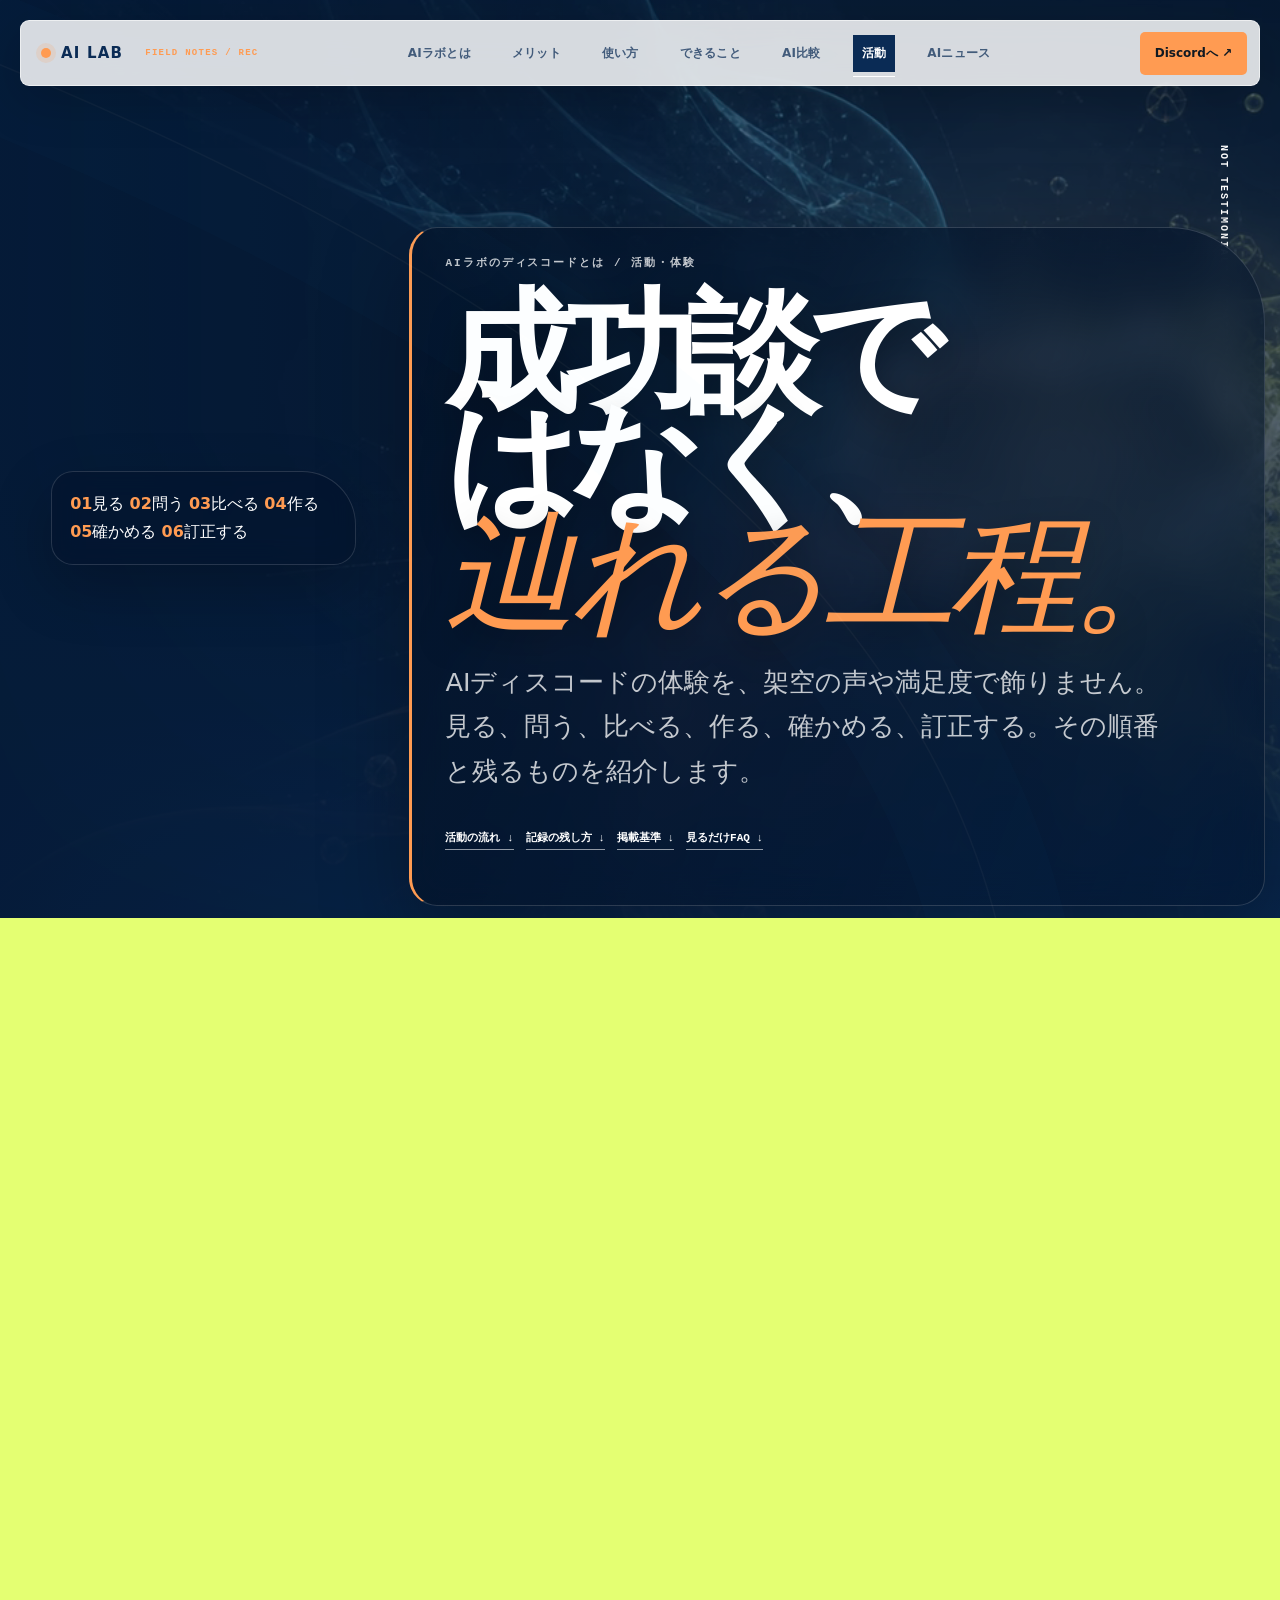
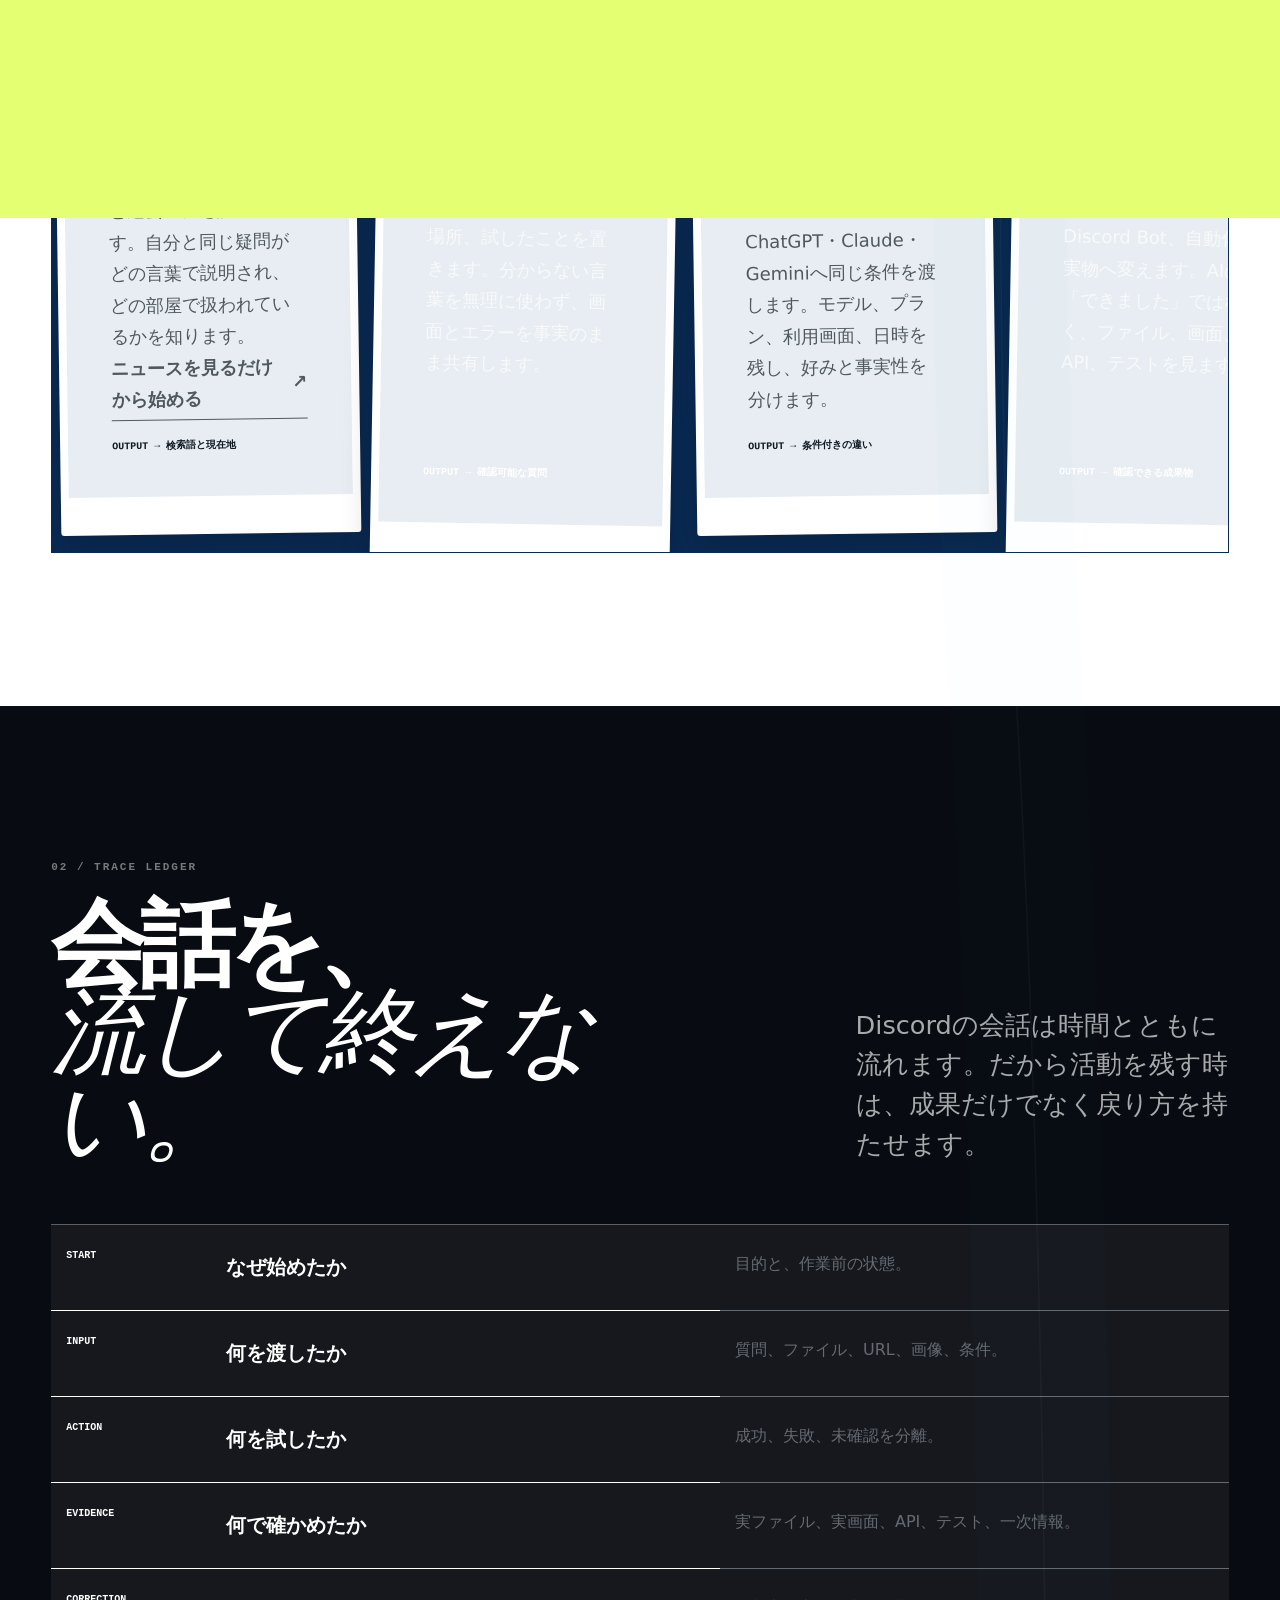
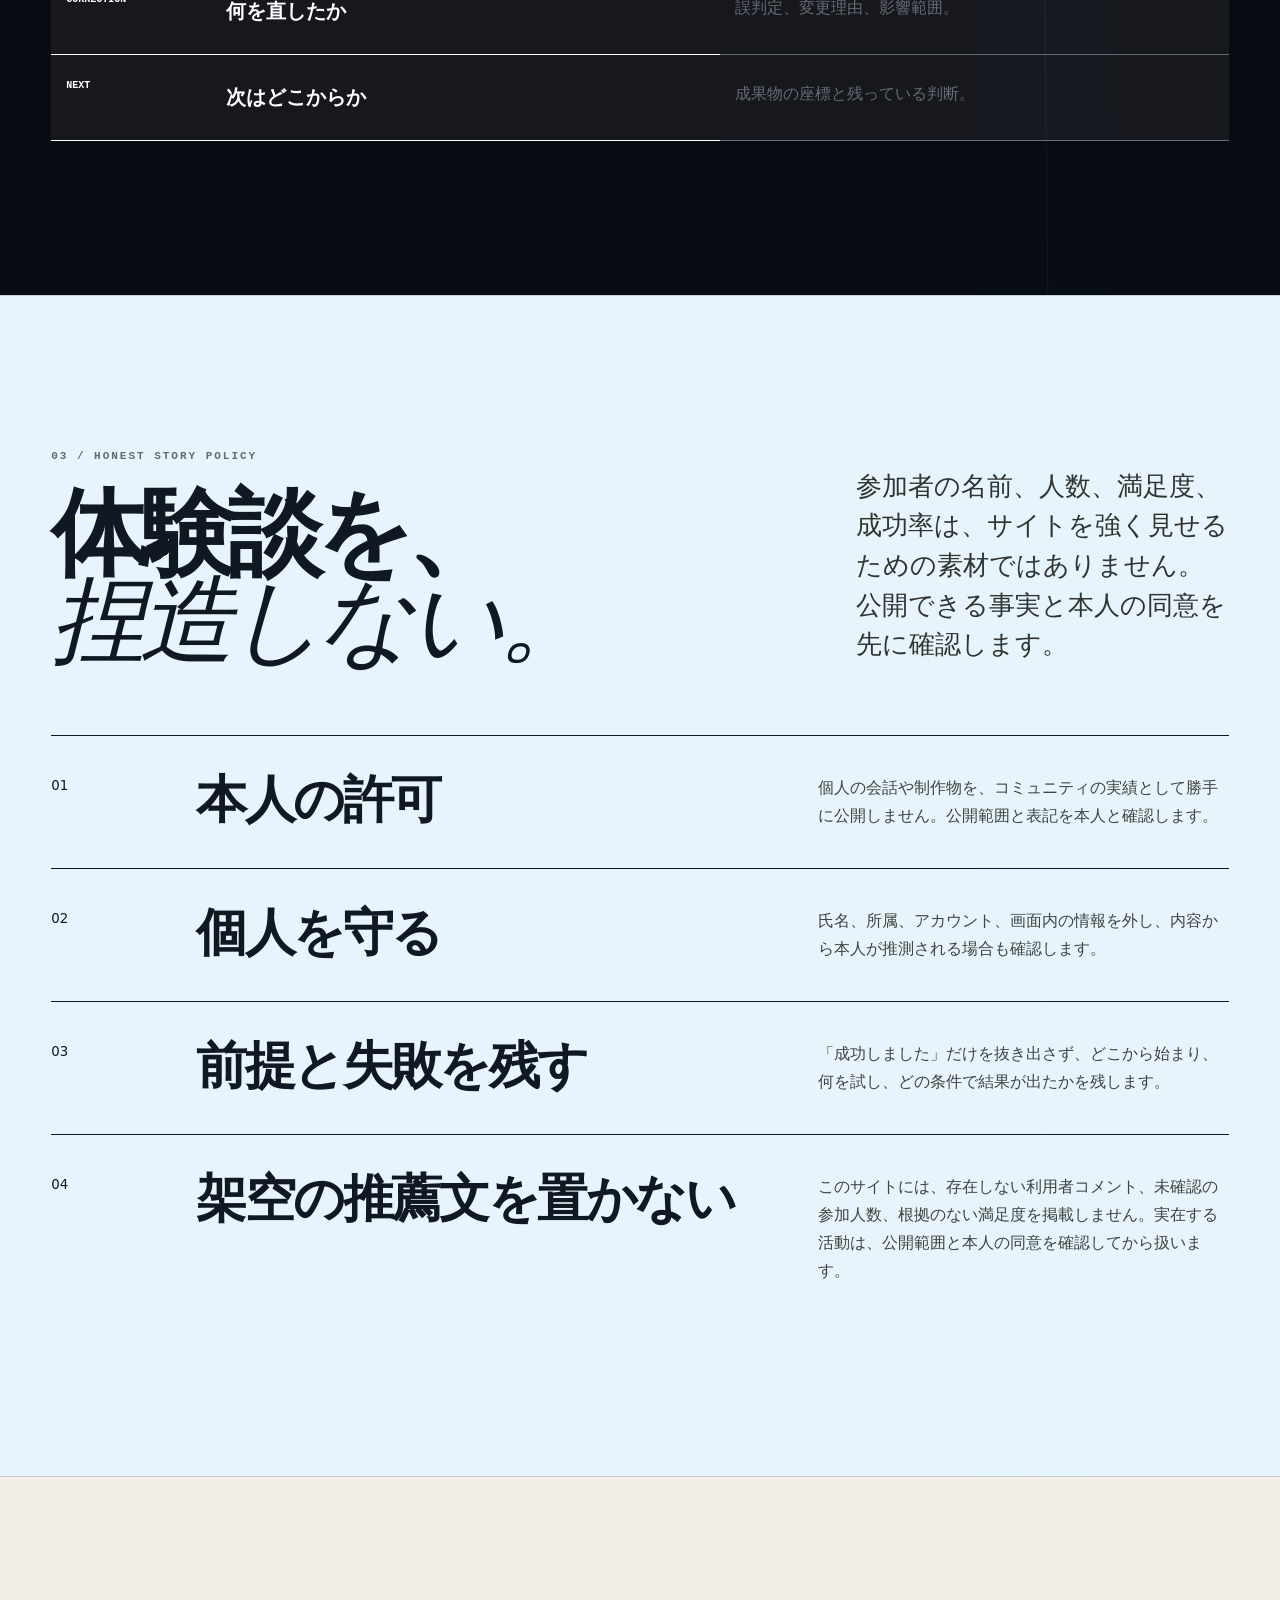
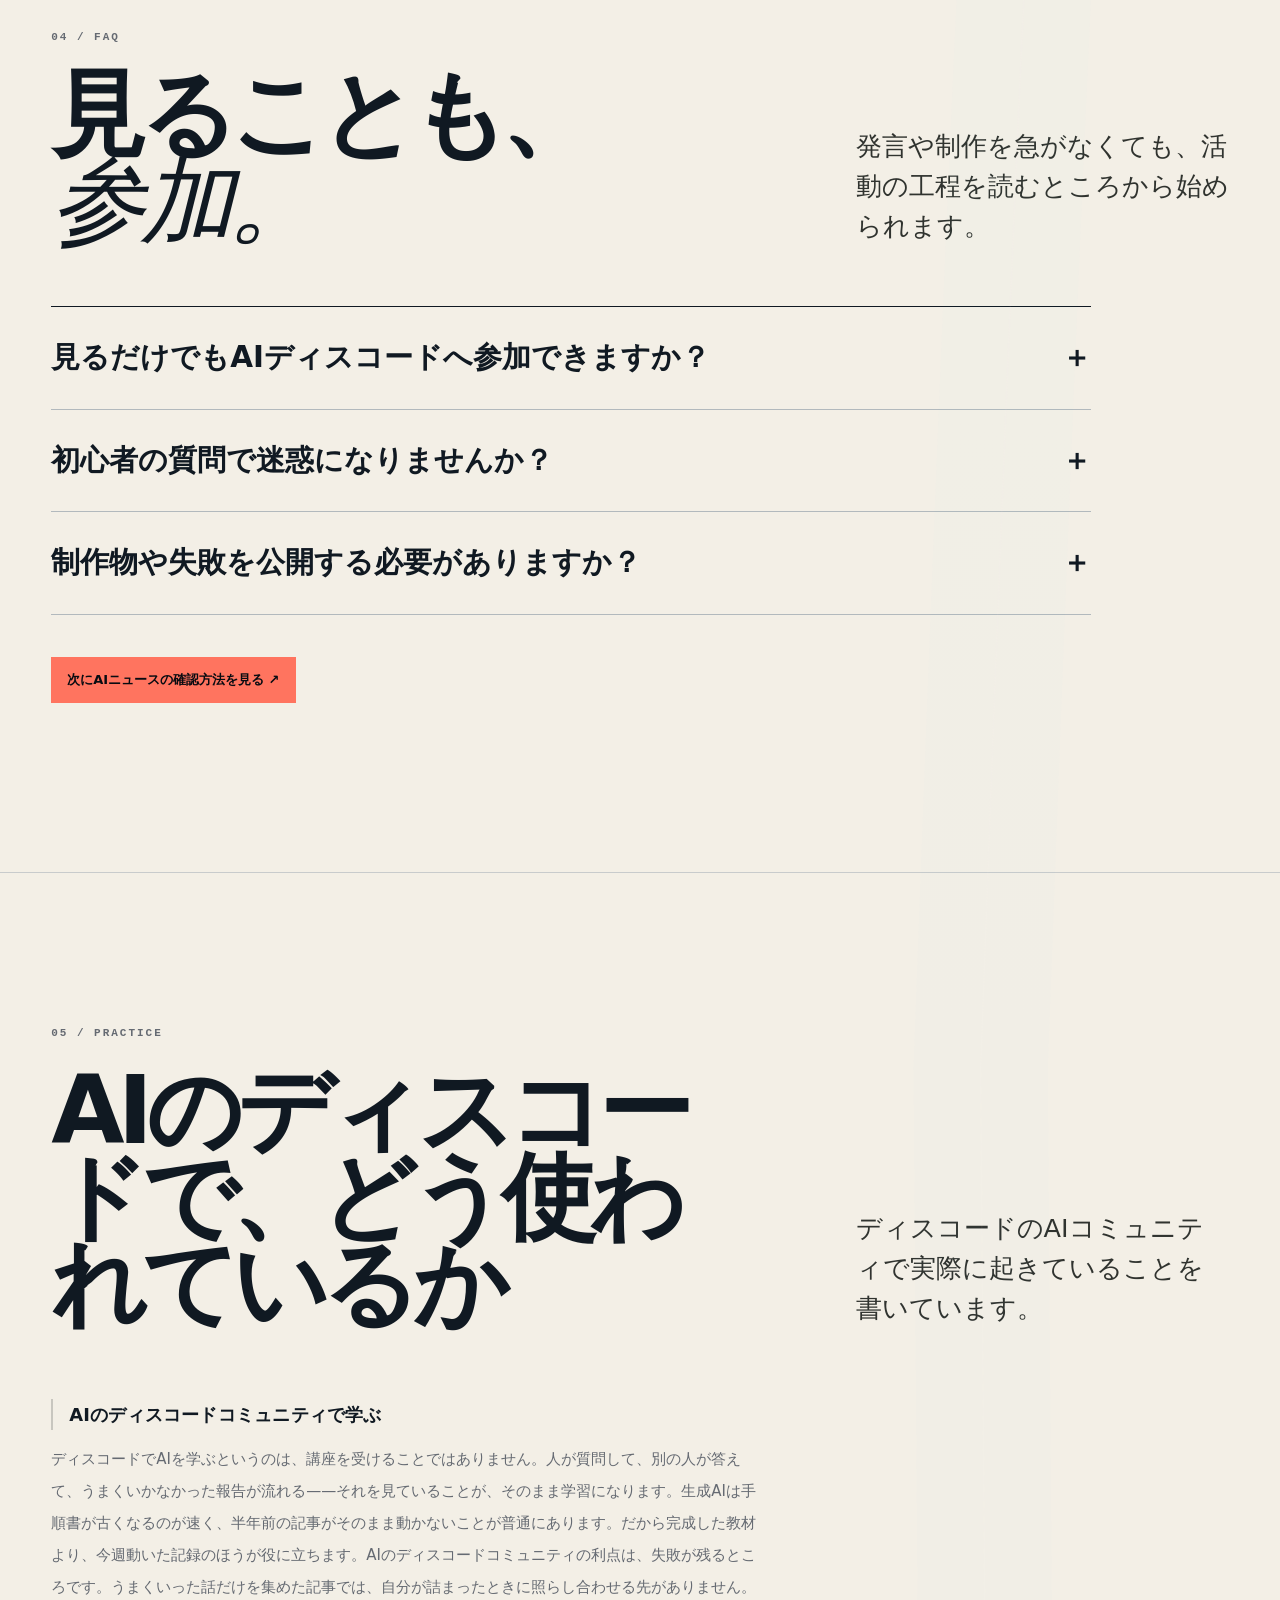
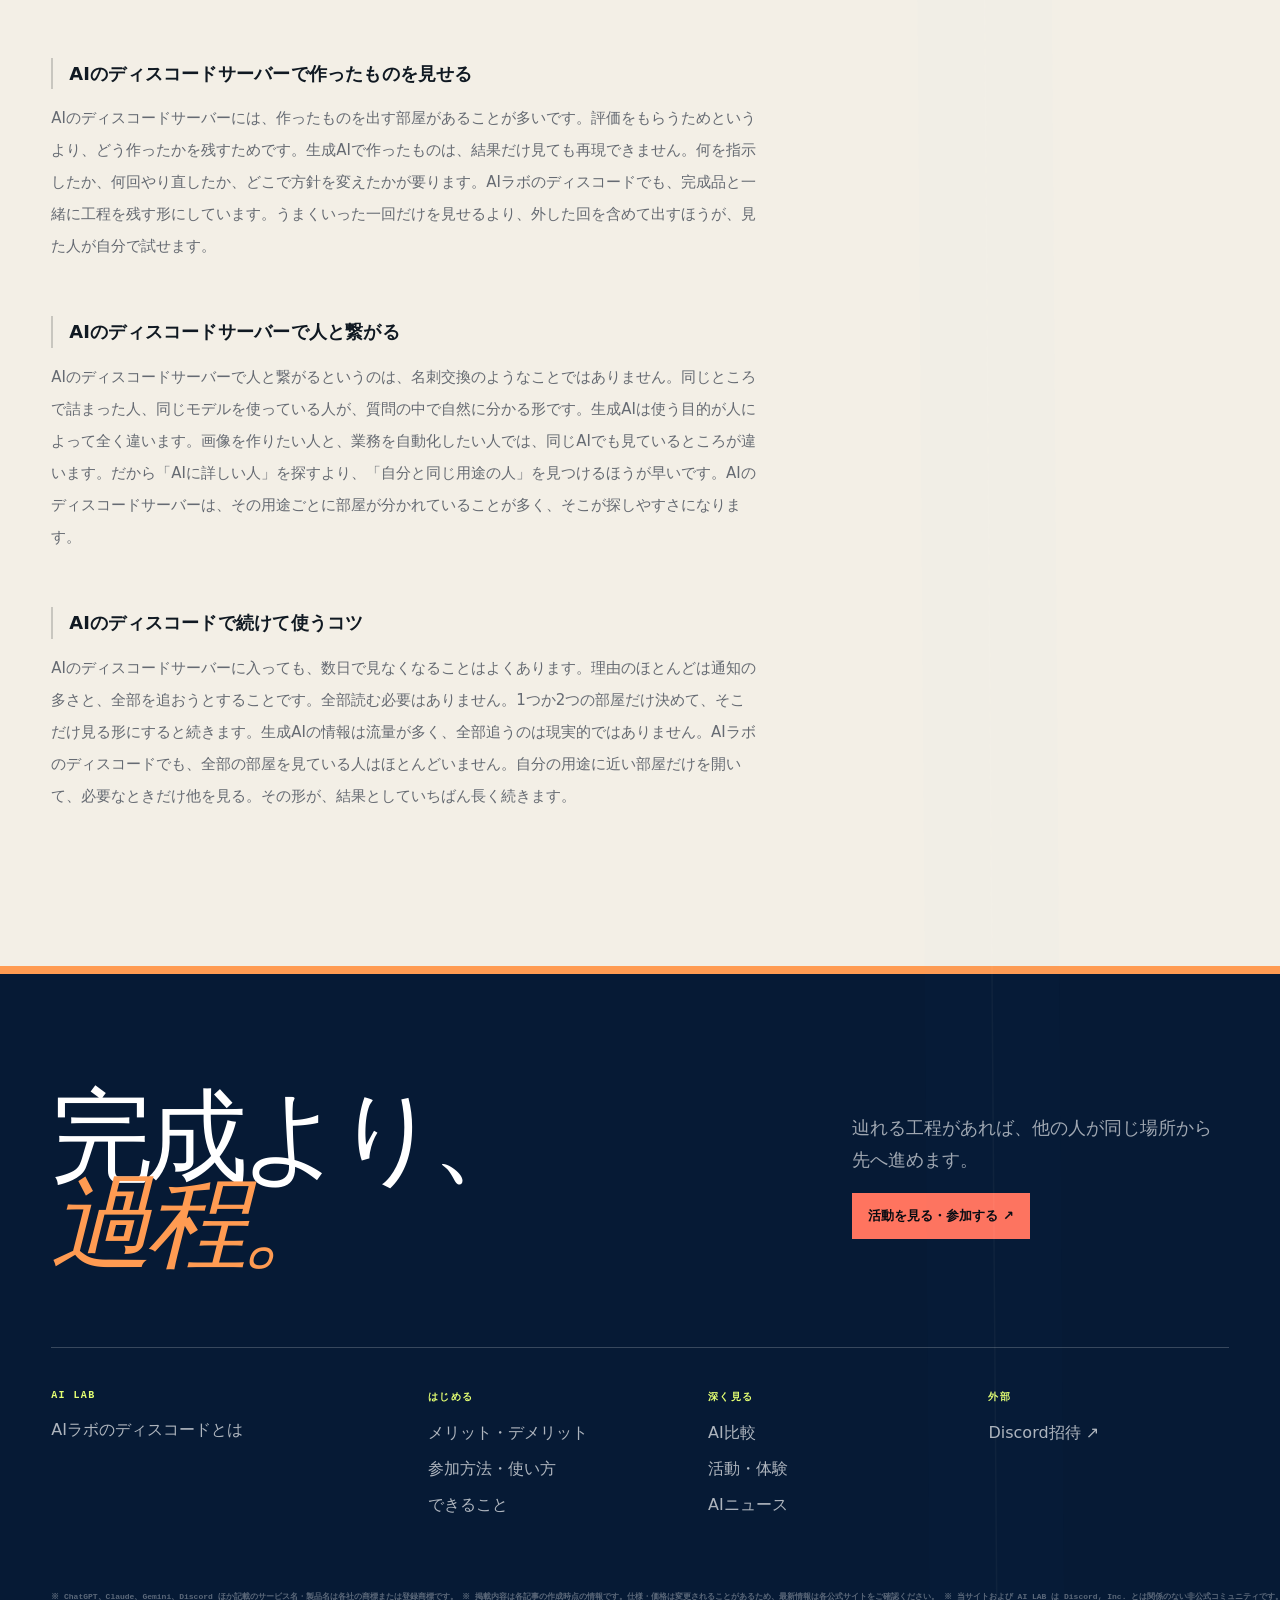
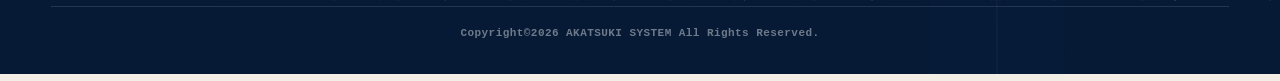
<file: stories/index.html>
<!doctype html>
<html lang="ja">
  <head>
    <meta charset="utf-8" />
    <meta name="viewport" content="width=device-width,initial-scale=1" />
    <meta name="application-name" content="AIラボ" />
    <meta name="apple-mobile-web-app-title" content="AIラボ" />
    <link rel="icon" href="/favicon.ico" sizes="any" />
    <link rel="icon" type="image/png" sizes="32x32" href="/favicon-32x32.png" />
    <link rel="icon" type="image/png" sizes="16x16" href="/favicon-16x16.png" />
    <link rel="apple-touch-icon" sizes="180x180" href="/apple-touch-icon.png" />
    <link rel="manifest" href="/site.webmanifest" />
    <title>
      生成AI Discordコミュニティで何をするか｜質問・制作・検証・訂正の実例
    </title>
    <meta
      name="description"
      content="生成AIのDiscordコミュニティで実際に何をしているかを、見るだけの参加、初心者の質問、ChatGPT・Claude・Geminiの比較、コード・画像・Bot制作、失敗と検証と訂正の流れで紹介します。"
    />
    <meta name="robots" content="index,follow,max-image-preview:large" />
    <link rel="canonical" href="https://ai.akatsuki-system.online/stories/" />
    <meta property="og:type" content="article" />
    <meta property="og:locale" content="ja_JP" />
    <meta property="og:site_name" content="AIラボ" />
    <meta
      property="og:title"
      content="生成AI Discordコミュニティで何をするか｜質問・制作・検証・訂正の実例"
    />
    <meta
      property="og:description"
      content="生成AIのDiscordコミュニティで実際に何をしているかを、見るだけの参加、初心者の質問、ChatGPT・Claude・Geminiの比較、コード・画像・Bot制作、失敗と検証と訂正の流れで紹介します。"
    />
    <meta
      property="og:url"
      content="https://ai.akatsuki-system.online/stories/"
    />
    <meta
      property="og:image"
      content="https://ai.akatsuki-system.online/assets/ai-lab-ogp.png"
    />
    <meta
      property="og:image:secure_url"
      content="https://ai.akatsuki-system.online/assets/ai-lab-ogp.png"
    />
    <meta property="og:image:type" content="image/png" />
    <meta property="og:image:width" content="1200" />
    <meta property="og:image:height" content="630" />
    <link
      rel="image_src"
      href="https://ai.akatsuki-system.online/assets/ai-lab-ogp.png"
    />
    <meta
      property="og:image:alt"
      content="AIディスコードで見る・問う・比べる・作る・訂正する活動工程"
    />
    <meta name="twitter:card" content="summary_large_image" />
    <meta
      name="twitter:image"
      content="https://ai.akatsuki-system.online/assets/ai-lab-ogp.png"
    />
    <meta
      name="twitter:image:alt"
      content="AIディスコードで見る・問う・比べる・作る・訂正する活動工程"
    />
    <meta name="theme-color" content="#080b11" />
    <link rel="stylesheet" href="../styles.css?v=20260812-footer2" />
    <link
      rel="stylesheet"
      href="../page-styles/stories.css?v=20260812-membrane1"
    />
    <script type="application/ld+json">
      {
        "@context": "https://schema.org",
        "@type": "BreadcrumbList",
        "itemListElement": [
          {
            "@type": "ListItem",
            "position": 1,
            "name": "AIラボのディスコードとは",
            "item": "https://ai.akatsuki-system.online/"
          },
          {
            "@type": "ListItem",
            "position": 2,
            "name": "AIディスコードの活動・体験",
            "item": "https://ai.akatsuki-system.online/stories/"
          }
        ]
      }
    </script>
  </head>
  <body class="page-stories" data-route="stories">
    <a class="skip" href="#main">本文へ移動</a>
    <div class="progress"></div>
    <div class="transition"></div>
    <header class="site-header">
      <a class="brand" href="../"
        ><span class="brand-dot"></span>AI LAB</a
      >
      <nav class="nav" aria-label="主要ページ">
        <a href="../">AIラボとは</a
        ><a href="../merit-demerit/">メリット</a
        ><a href="../how-to-use/">使い方</a
        ><a href="../what-you-can-do/">できること</a
        ><a href="../ai-comparison/">AI比較</a
        ><a href="./" aria-current="page">活動</a
        ><a href="../news/">AIニュース</a>
      </nav>
      <button class="menu" aria-expanded="false">メニュー</button
      ><a class="header-join" href="https://discord.gg/TwGHMrjxb7"
        >Discordへ ↗</a
      >
    </header>
    <main id="main">
      <section class="page-hero hero-ledger">
        <span class="page-code">NOT TESTIMONIALS / TRACEABLE PROCESS</span>
        <div class="hero-ledger-shell">
          <aside class="hero-ledger-index" aria-hidden="true">
            <span><b>01</b>見る</span>
            <span><b>02</b>問う</span>
            <span><b>03</b>比べる</span>
            <span><b>04</b>作る</span>
            <span><b>05</b>確かめる</span>
            <span><b>06</b>訂正する</span>
          </aside>
          <div class="hero-ledger-copy">
            <div class="section-label">
              AIラボのディスコードとは / 活動・体験
            </div>
            <h1>
              成功談ではなく、<br /><span class="serif">辿れる工程。</span>
            </h1>
            <p>
              AIディスコードの体験を、架空の声や満足度で飾りません。見る、問う、比べる、作る、確かめる、訂正する。その順番と残るものを紹介します。
            </p>
            <nav class="subnav">
              <a href="#journey">活動の流れ ↓</a>
              <a href="#ledger">記録の残し方 ↓</a>
              <a href="#policy">掲載基準 ↓</a>
              <a href="#faq">見るだけFAQ ↓</a>
            </nav>
          </div>
        </div>
      </section>
      <section class="section" id="journey">
        <div class="shell">
          <div class="intro reveal">
            <div>
              <div class="section-label">01 / ACTIVITY JOURNEY</div>
              <div class="display">
                横へ送ると、<br /><span class="serif">一つの活動</span
                >が<br />進む。
              </div>
            </div>
            <p>
              どの活動も、いきなり完成から始まりません。左から右へ、AIラボで共有する工程を追えます。
            </p>
          </div>
          <div class="story-rail" aria-label="AIラボの活動工程">
            <article class="story-frame">
              <small>SCENE 01 / READ</small>
              <h3>見る。</h3>
              <p>
                AI初心者は、まず案内と過去ログを読みます。自分と同じ疑問がどの言葉で説明され、どの部屋で扱われているかを知ります。<a
                  class="link-arrow"
                  href="../news/#rom-only"
                  >ニュースを見るだけから始める</a
                >
              </p>
              <footer>OUTPUT → 検索語と現在地</footer>
            </article>
            <article class="story-frame">
              <small>SCENE 02 / ASK</small>
              <h3>問う。</h3>
              <p>
                目的、環境、止まった場所、試したことを置きます。分からない言葉を無理に使わず、画面とエラーを事実のまま共有します。
              </p>
              <footer>OUTPUT → 確認可能な質問</footer>
            </article>
            <article class="story-frame">
              <small>SCENE 03 / COMPARE</small>
              <h3>比べる。</h3>
              <p>
                ChatGPT・Claude・Geminiへ同じ条件を渡します。モデル、プラン、利用画面、日時を残し、好みと事実性を分けます。
              </p>
              <footer>OUTPUT → 条件付きの違い</footer>
            </article>
            <article class="story-frame">
              <small>SCENE 04 / MAKE</small>
              <h3>作る。</h3>
              <p>
                文章、画像、コード、Discord
                Bot、自動化を実物へ変えます。AIの「できました」ではなく、ファイル、画面、API、テストを見ます。
              </p>
              <footer>OUTPUT → 確認できる成果物</footer>
            </article>
            <article class="story-frame">
              <small>SCENE 05 / BREAK</small>
              <h3>失敗する。</h3>
              <p>
                動かなかった条件、期待と違った画面、誤った仮説を消しません。失敗がどの判断から生まれたかを、次の確認へ接続します。
              </p>
              <footer>OUTPUT → 同じ穴を止める根拠</footer>
            </article>
            <article class="story-frame">
              <small>SCENE 06 / CORRECT</small>
              <h3>訂正する。</h3>
              <p>
                新しい仕様や実測で誤りが分かった時は、日付、変更点、理由を残します。古い答えを静かに消して最新のふりをしません。
              </p>
              <footer>OUTPUT → 更新可能な文脈</footer>
            </article>
          </div>
        </div>
      </section>
      <section
        class="section"
        id="ledger"
        style="background: var(--ink); color: #fff"
      >
        <div class="shell">
          <div class="intro reveal">
            <div>
              <div
                class="section-label"
                style="color: rgba(255, 255, 255, 0.45)"
              >
                02 / TRACE LEDGER
              </div>
              <div class="display">
                会話を、<br /><span class="serif">流して終えない。</span>
              </div>
            </div>
            <p style="color: rgba(255, 255, 255, 0.65)">
              Discordの会話は時間とともに流れます。だから活動を残す時は、成果だけでなく戻り方を持たせます。
            </p>
          </div>
          <div
            class="ledger"
            style="margin-top: 60px; border-color: rgba(255, 255, 255, 0.3)"
          >
            <time>START</time><b>なぜ始めたか</b
            ><span>目的と、作業前の状態。</span><time>INPUT</time
            ><b>何を渡したか</b><span>質問、ファイル、URL、画像、条件。</span
            ><time>ACTION</time><b>何を試したか</b
            ><span>成功、失敗、未確認を分離。</span><time>EVIDENCE</time
            ><b>何で確かめたか</b
            ><span>実ファイル、実画面、API、テスト、一次情報。</span
            ><time>CORRECTION</time><b>何を直したか</b
            ><span>誤判定、変更理由、影響範囲。</span><time>NEXT</time
            ><b>次はどこからか</b><span>成果物の座標と残っている判断。</span>
          </div>
        </div>
      </section>
      <section class="section" id="policy">
        <div class="shell">
          <div class="intro reveal">
            <div>
              <div class="section-label">03 / HONEST STORY POLICY</div>
              <div class="display">
                体験談を、<br /><span class="serif">捏造しない。</span>
              </div>
            </div>
            <p>
              参加者の名前、人数、満足度、成功率は、サイトを強く見せるための素材ではありません。公開できる事実と本人の同意を先に確認します。
            </p>
          </div>
          <div class="benefit-lines">
            <article class="benefit-line">
              <small>01</small><b>本人の許可</b>
              <p>
                個人の会話や制作物を、コミュニティの実績として勝手に公開しません。公開範囲と表記を本人と確認します。
              </p>
            </article>
            <article class="benefit-line">
              <small>02</small><b>個人を守る</b>
              <p>
                氏名、所属、アカウント、画面内の情報を外し、内容から本人が推測される場合も確認します。
              </p>
            </article>
            <article class="benefit-line">
              <small>03</small><b>前提と失敗を残す</b>
              <p>
                「成功しました」だけを抜き出さず、どこから始まり、何を試し、どの条件で結果が出たかを残します。
              </p>
            </article>
            <article class="benefit-line">
              <small>04</small><b>架空の推薦文を置かない</b>
              <p>
                このサイトには、存在しない利用者コメント、未確認の参加人数、根拠のない満足度を掲載しません。実在する活動は、公開範囲と本人の同意を確認してから扱います。
              </p>
            </article>
          </div>
        </div>
      </section>
      <section class="section" id="faq">
        <div class="shell">
          <div class="intro reveal">
            <div>
              <div class="section-label">04 / FAQ</div>
              <div class="display">
                見ることも、<br /><span class="serif">参加。</span>
              </div>
            </div>
            <p>
              発言や制作を急がなくても、活動の工程を読むところから始められます。
            </p>
          </div>
          <div class="faq">
            <details>
              <summary>見るだけでもAIディスコードへ参加できますか？</summary>
              <p>
                できます。案内と興味のある部屋を読み、自分と同じ疑問を探すことから始められます。
              </p>
            </details>
            <details>
              <summary>初心者の質問で迷惑になりませんか？</summary>
              <p>
                専門用語より、目的と現在地が重要です。分からないことを分かったふりで埋めず、実際の画面とやりたいことを伝えます。
              </p>
            </details>
            <details>
              <summary>制作物や失敗を公開する必要がありますか？</summary>
              <p>
                ありません。共有範囲は自分で選びます。機密、個人情報、APIキーを外し、出せる部分だけを置きます。
              </p>
            </details>
          </div>
          <p style="margin-top: 42px">
            <a class="pill primary" href="../news/"
              >次にAIニュースの確認方法を見る ↗</a
            >
          </p>
        </div>
      </section>
    <!--SEO-BLOCKS-->
      <section class="section seo-block">
        <div class="shell">
          <div class="intro reveal">
            <div>
              <div class="section-label">05 / PRACTICE</div>
              <h2 class="display">AIのディスコードで、どう使われているか</h2>
            </div>
            <div>
              <p>ディスコードのAIコミュニティで実際に起きていることを書いています。</p>
            </div>
          </div>
          <div class="seo-body reveal">
            <h2 class="sub">AIのディスコードコミュニティで学ぶ</h2>
            <p>ディスコードでAIを学ぶというのは、講座を受けることではありません。人が質問して、別の人が答えて、うまくいかなかった報告が流れる——それを見ていることが、そのまま学習になります。生成AIは手順書が古くなるのが速く、半年前の記事がそのまま動かないことが普通にあります。だから完成した教材より、今週動いた記録のほうが役に立ちます。AIのディスコードコミュニティの利点は、失敗が残るところです。うまくいった話だけを集めた記事では、自分が詰まったときに照らし合わせる先がありません。</p>
            <h2 class="sub">AIのディスコードサーバーで作ったものを見せる</h2>
            <p>AIのディスコードサーバーには、作ったものを出す部屋があることが多いです。評価をもらうためというより、どう作ったかを残すためです。生成AIで作ったものは、結果だけ見ても再現できません。何を指示したか、何回やり直したか、どこで方針を変えたかが要ります。AIラボのディスコードでも、完成品と一緒に工程を残す形にしています。うまくいった一回だけを見せるより、外した回を含めて出すほうが、見た人が自分で試せます。</p>
            <h2 class="sub">AIのディスコードサーバーで人と繋がる</h2>
            <p>AIのディスコードサーバーで人と繋がるというのは、名刺交換のようなことではありません。同じところで詰まった人、同じモデルを使っている人が、質問の中で自然に分かる形です。生成AIは使う目的が人によって全く違います。画像を作りたい人と、業務を自動化したい人では、同じAIでも見ているところが違います。だから「AIに詳しい人」を探すより、「自分と同じ用途の人」を見つけるほうが早いです。AIのディスコードサーバーは、その用途ごとに部屋が分かれていることが多く、そこが探しやすさになります。</p>
            <h2 class="sub">AIのディスコードで続けて使うコツ</h2>
            <p>AIのディスコードサーバーに入っても、数日で見なくなることはよくあります。理由のほとんどは通知の多さと、全部を追おうとすることです。全部読む必要はありません。1つか2つの部屋だけ決めて、そこだけ見る形にすると続きます。生成AIの情報は流量が多く、全部追うのは現実的ではありません。AIラボのディスコードでも、全部の部屋を見ている人はほとんどいません。自分の用途に近い部屋だけを開いて、必要なときだけ他を見る。その形が、結果としていちばん長く続きます。</p>
          </div>
        </div>
      </section>
    </main>
    <footer class="site-footer">
      <div class="footer-lead">
        <div class="lead-title">完成より、<br /><i>過程。</i></div>
        <div>
          <p>辿れる工程があれば、他の人が同じ場所から先へ進めます。</p>
          <a class="pill primary" href="https://discord.gg/TwGHMrjxb7"
            >活動を見る・参加する ↗</a
          >
        </div>
      </div>
      <div class="footer-map">
        <div>
          <strong>AI LAB</strong
          ><a href="../">AIラボのディスコードとは</a>
        </div>
        <div>
          <strong>はじめる</strong
          ><a href="../merit-demerit/">メリット・デメリット</a
          ><a href="../how-to-use/">参加方法・使い方</a
          ><a href="../what-you-can-do/">できること</a>
        </div>
        <div>
          <strong>深く見る</strong
          ><a href="../ai-comparison/">AI比較</a
          ><a href="./">活動・体験</a
          ><a href="../news/">AIニュース</a>
        </div>
        <div>
          <strong>外部</strong
          ><a href="https://discord.gg/TwGHMrjxb7">Discord招待 ↗</a>
        </div>
      </div>
      <div class="footer-notes" aria-label="商標・情報・運営に関する注記">
        <p>
          ※ ChatGPT、Claude、Gemini、Discord
          ほか記載のサービス名・製品名は各社の商標または登録商標です。 ※
          掲載内容は各記事の作成時点の情報です。仕様・価格は変更されることがあるため、最新情報は各公式サイトをご確認ください。
          ※ 当サイトおよび AI LAB は Discord, Inc.
          とは関係のない非公式コミュニティです。
        </p>
      </div>
      <div class="footer-fine">
        <span>Copyright©2026 AKATSUKI SYSTEM All Rights Reserved.</span>
      </div>
    </footer>
    <script src="../app.js?v=20260812-page-headers"></script>
  </body>
</html>
</file>
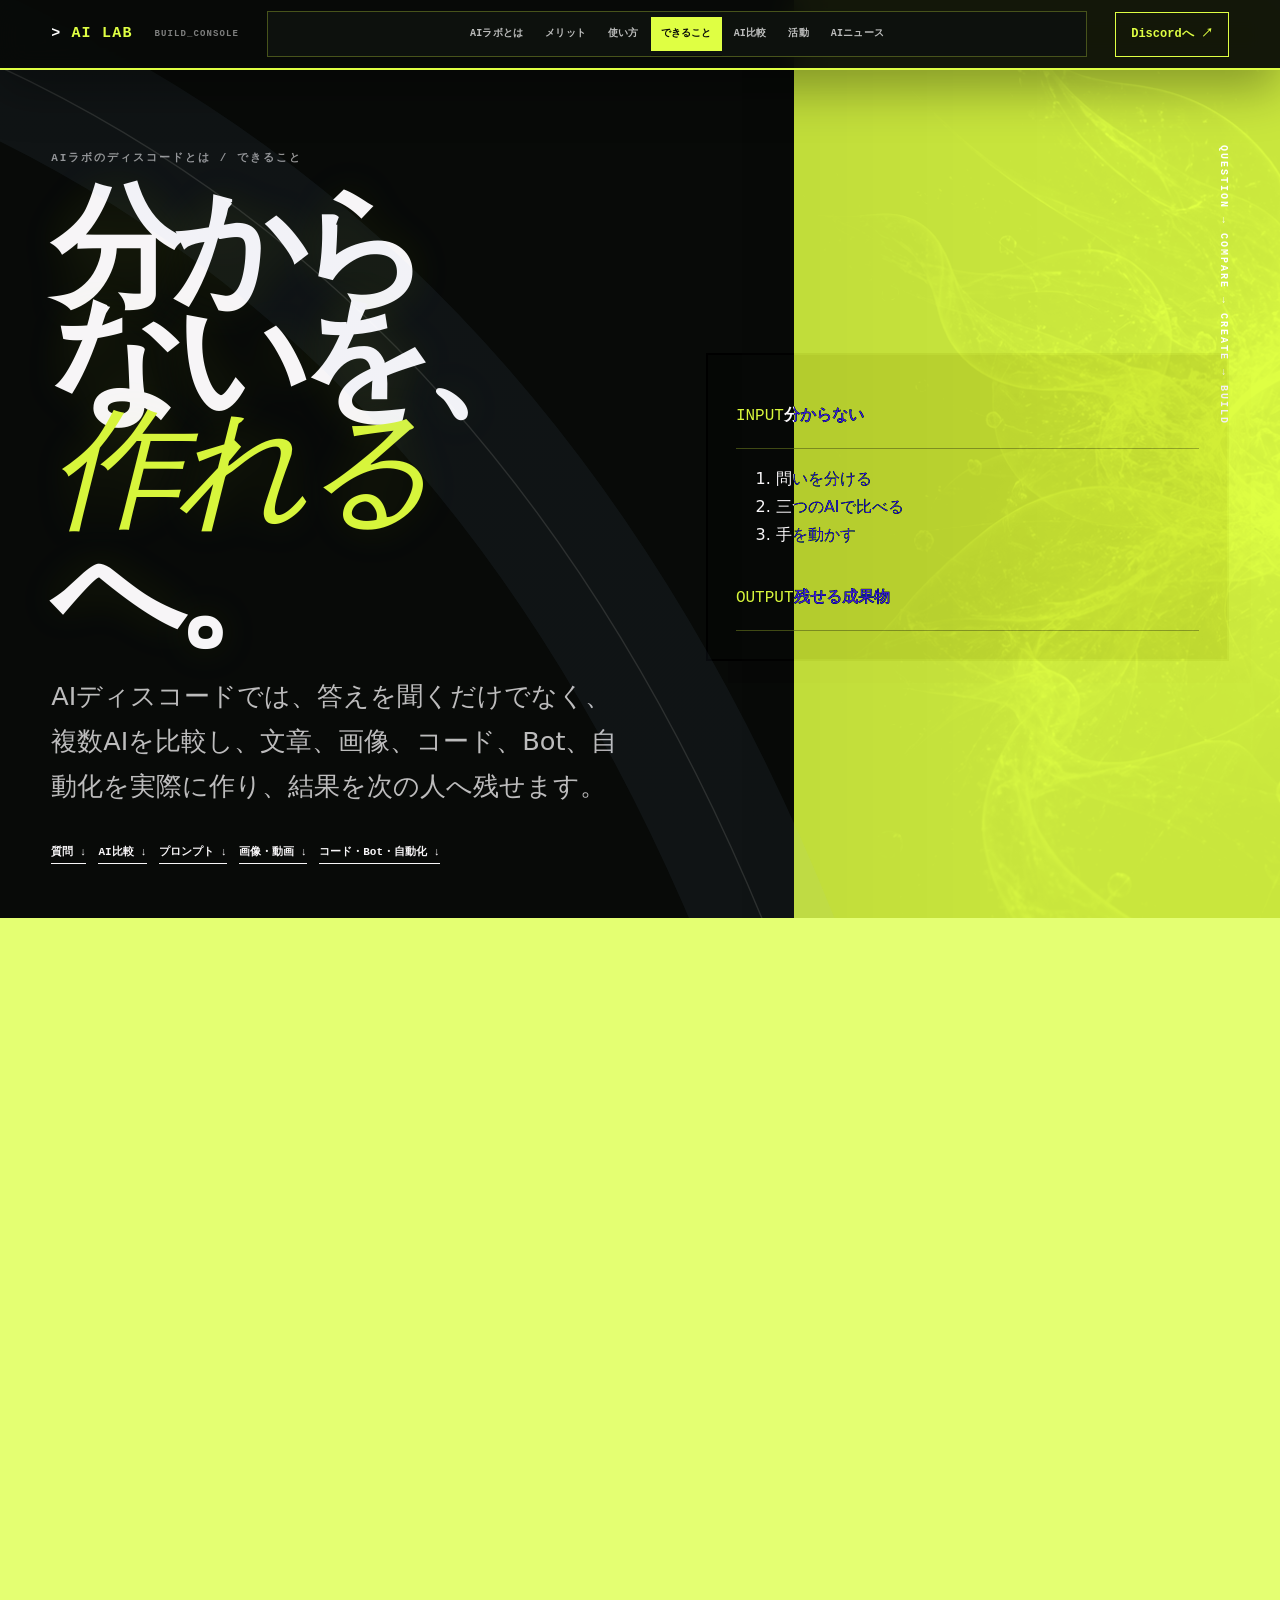
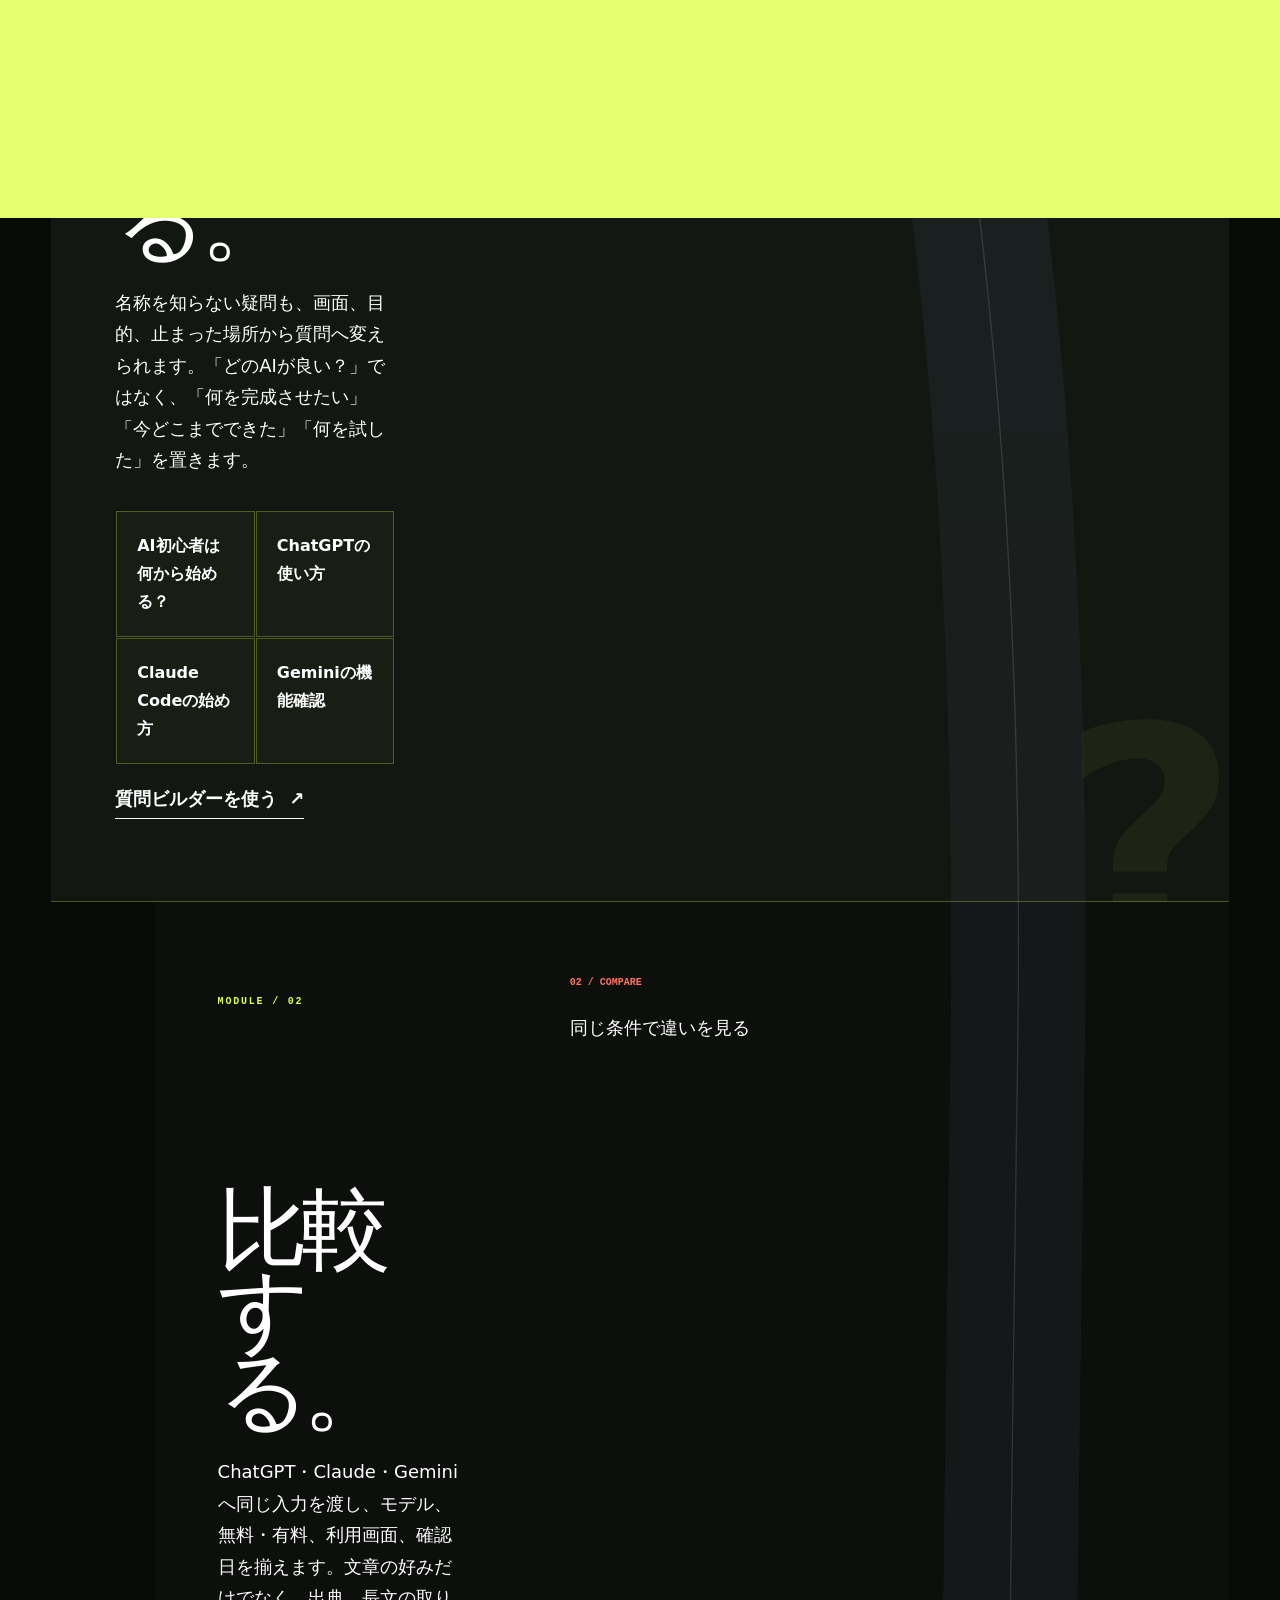
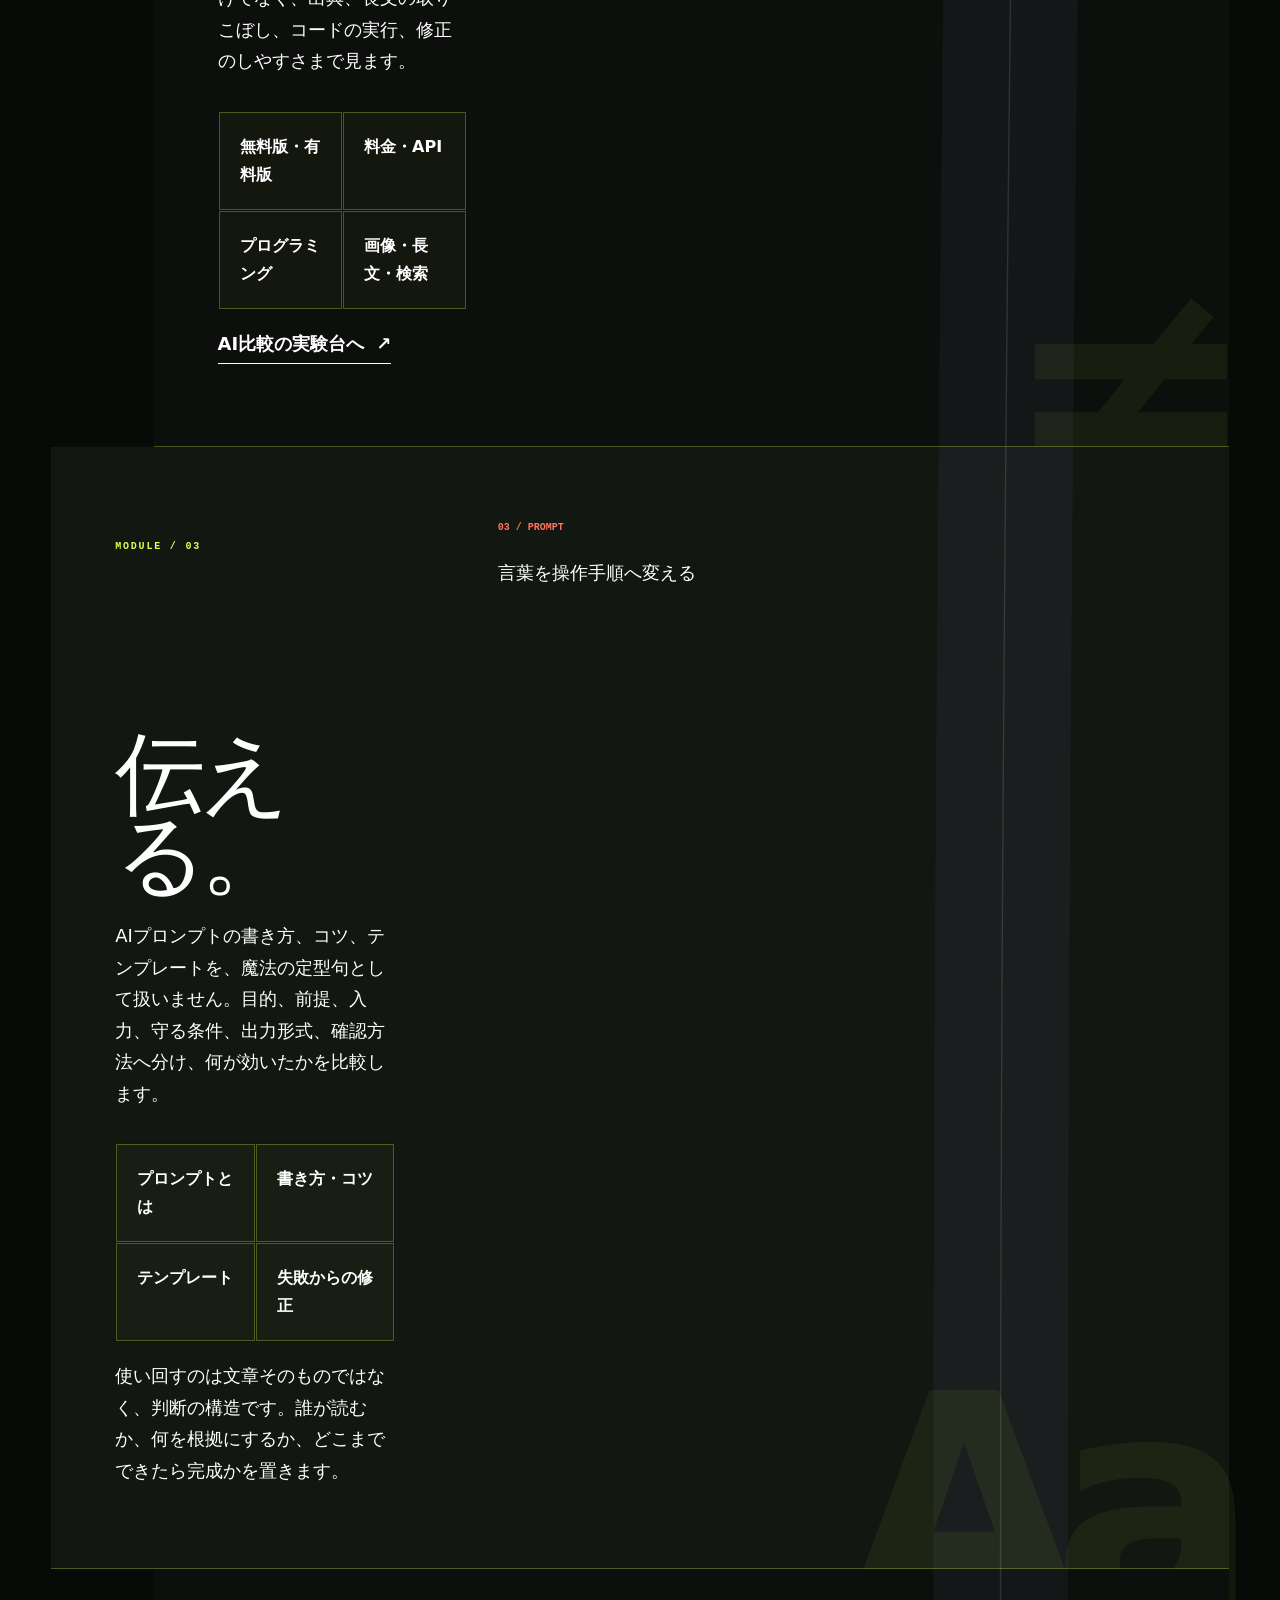
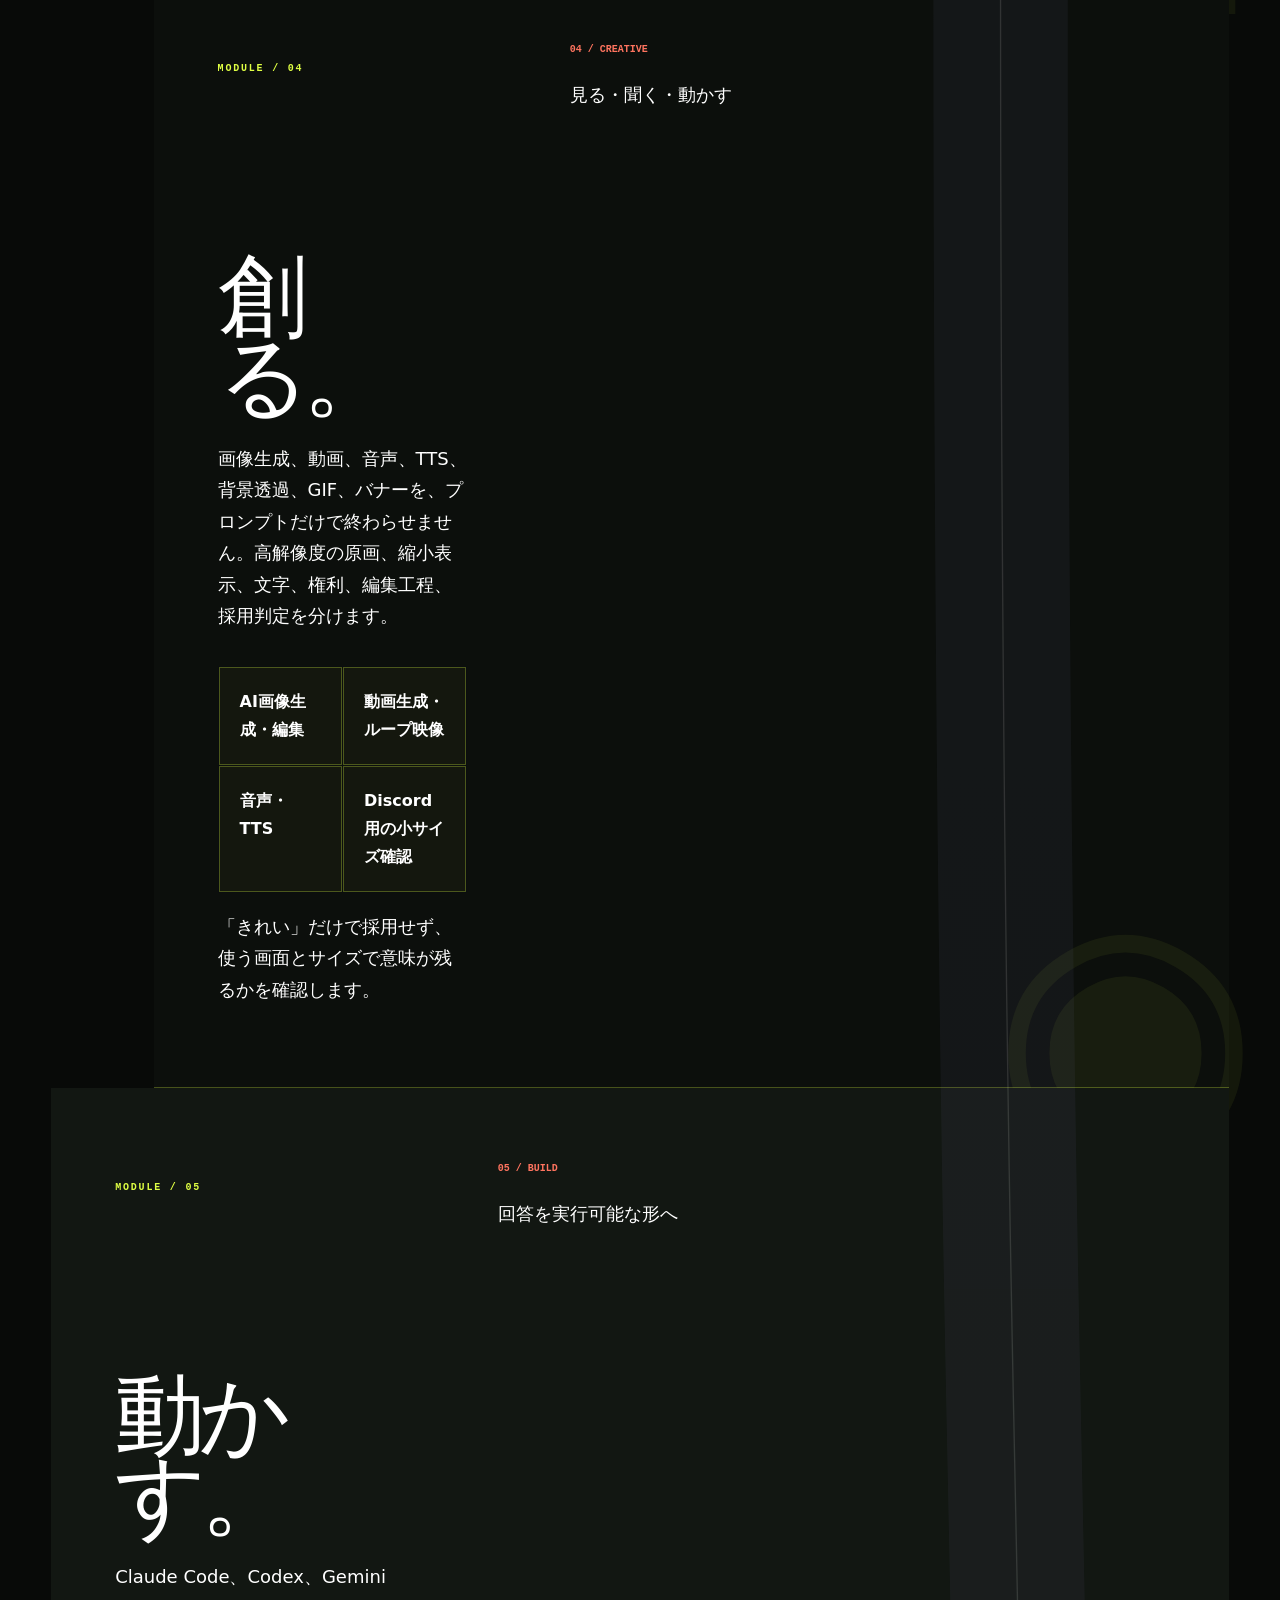
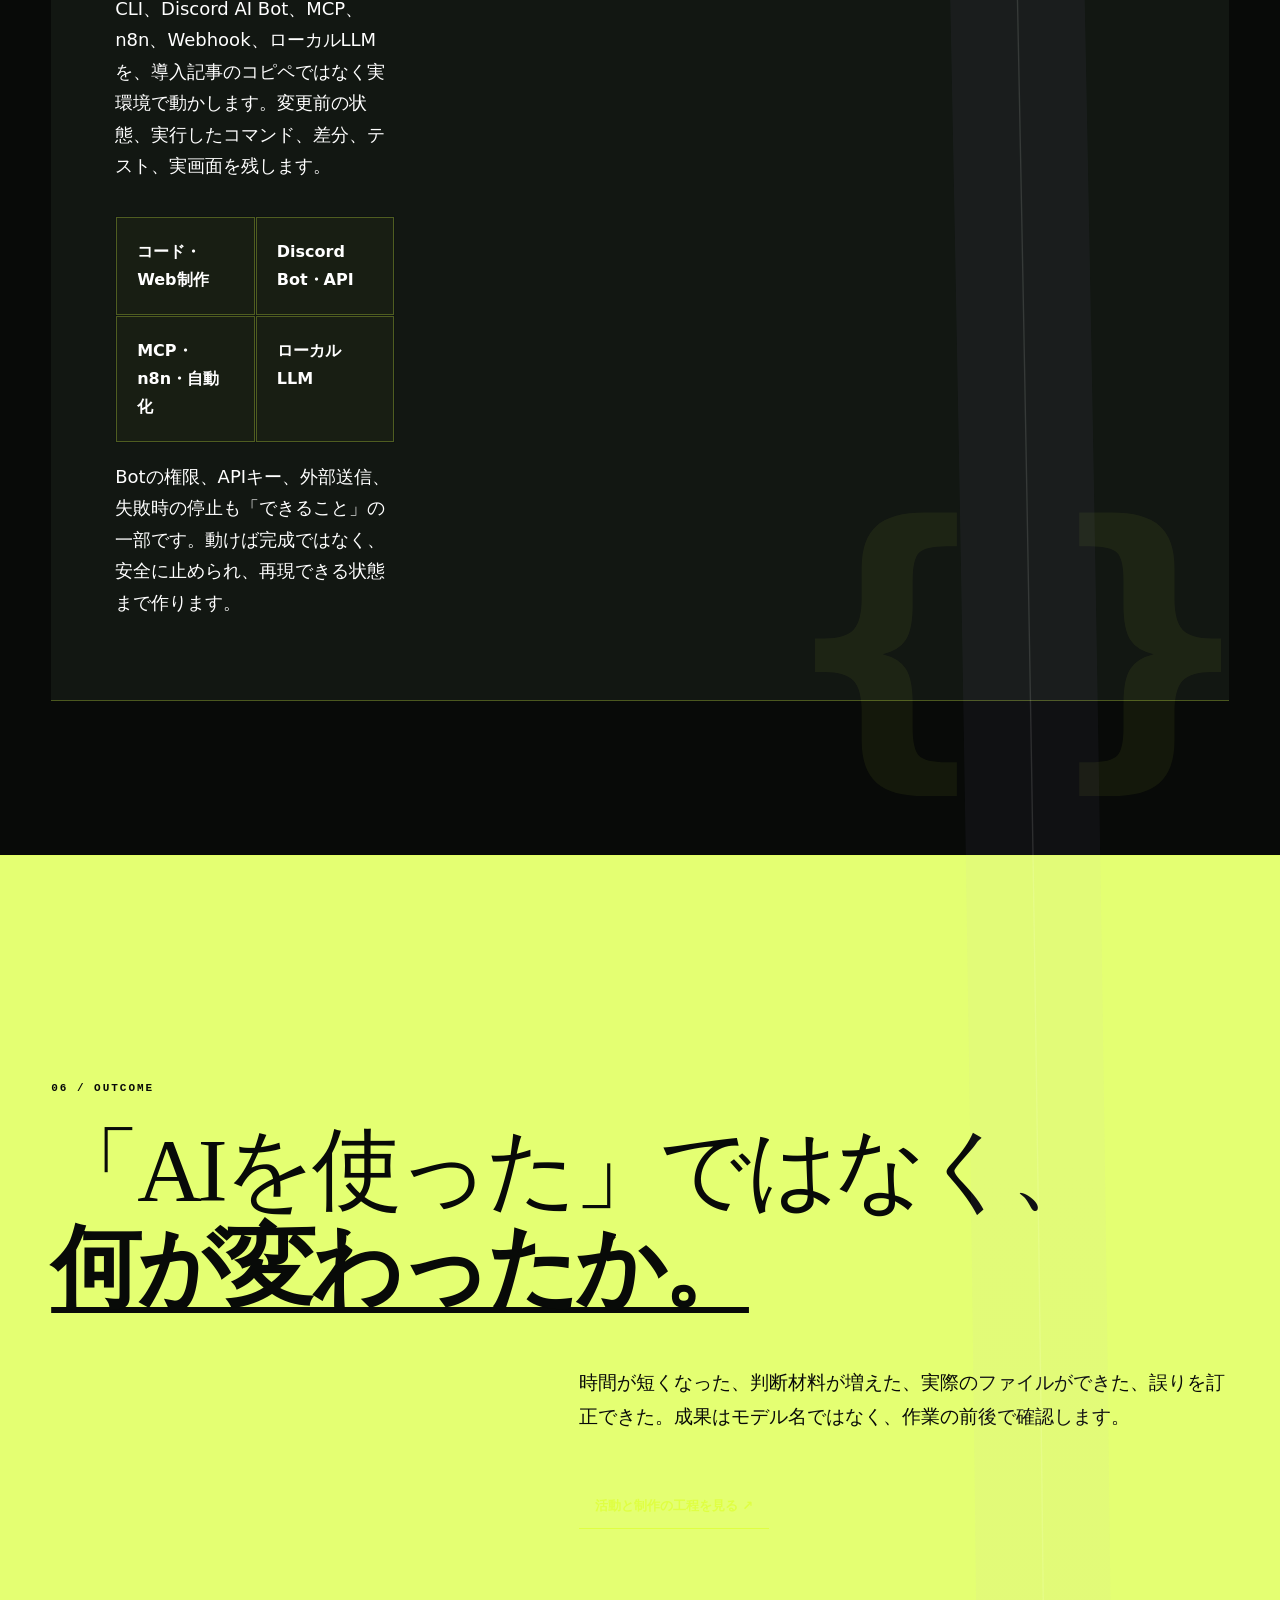
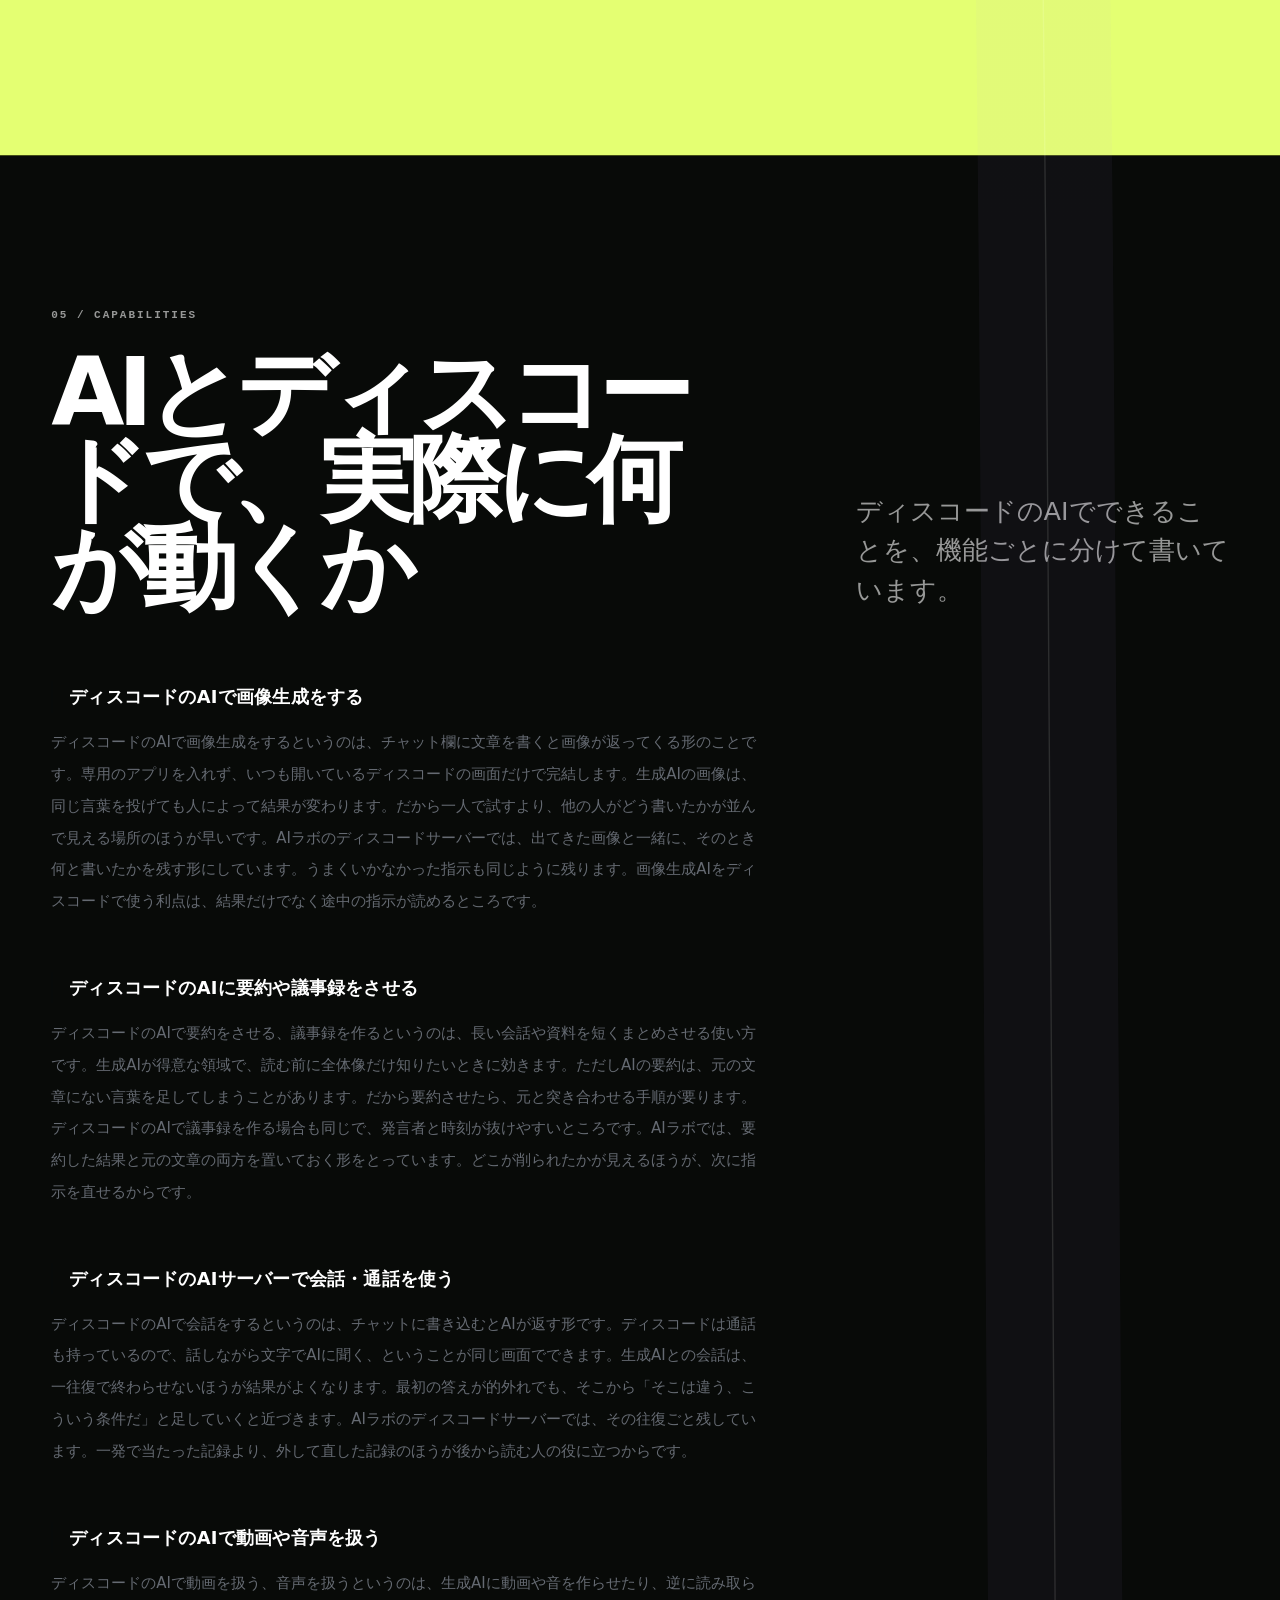
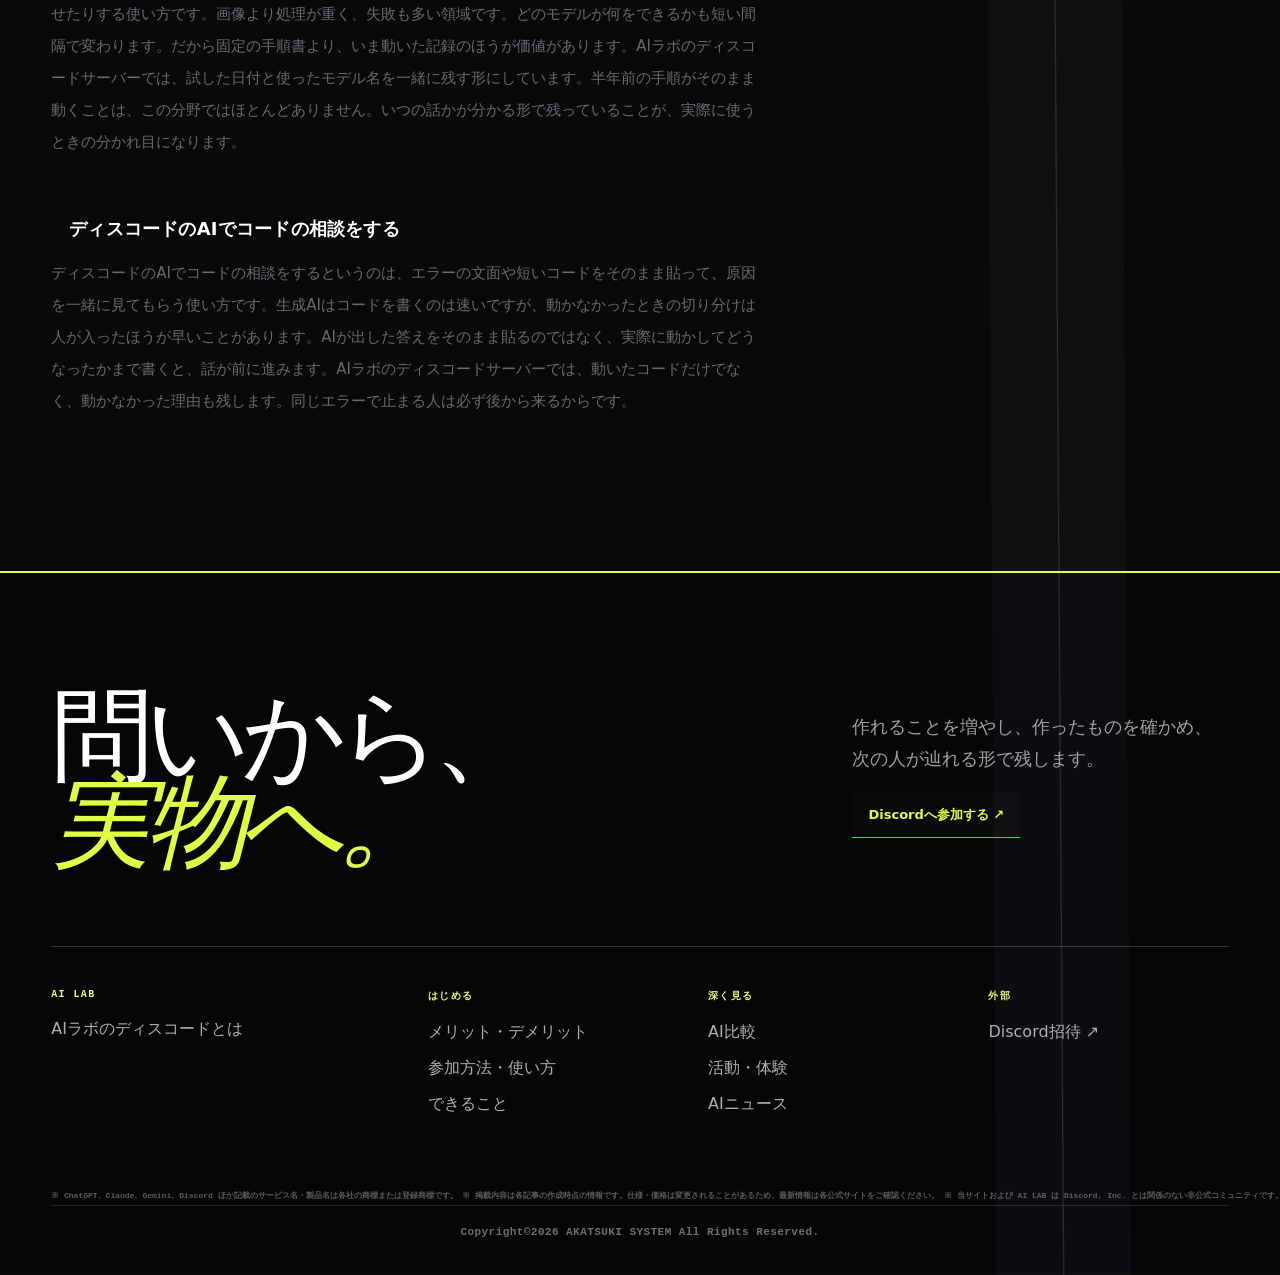
<file: what-you-can-do/index.html>
<!doctype html>
<html lang="ja">
  <head>
    <meta charset="utf-8" />
    <meta name="viewport" content="width=device-width,initial-scale=1" />
    <meta name="application-name" content="AIラボ" />
    <meta name="apple-mobile-web-app-title" content="AIラボ" />
    <link rel="icon" href="/favicon.ico" sizes="any" />
    <link rel="icon" type="image/png" sizes="32x32" href="/favicon-32x32.png" />
    <link rel="icon" type="image/png" sizes="16x16" href="/favicon-16x16.png" />
    <link rel="apple-touch-icon" sizes="180x180" href="/apple-touch-icon.png" />
    <link rel="manifest" href="/site.webmanifest" />
    <title>
      Discordで生成AIを使ってできること｜質問・比較・画像・コード・Bot・自動化
    </title>
    <meta
      name="description"
      content="Discordの生成AIコミュニティでできることを、ChatGPT・Claude・Geminiへの質問、AI比較、プロンプト、画像・動画生成、コード、Discord Bot、自動化の順にまとめます。"
    />
    <meta name="robots" content="index,follow,max-image-preview:large" />
    <link
      rel="canonical"
      href="https://ai.akatsuki-system.online/what-you-can-do/"
    />
    <meta property="og:type" content="article" />
    <meta property="og:locale" content="ja_JP" />
    <meta property="og:site_name" content="AIラボ" />
    <meta
      property="og:title"
      content="Discordで生成AIを使ってできること｜質問・比較・画像・コード・Bot・自動化"
    />
    <meta
      property="og:description"
      content="Discordの生成AIコミュニティでできることを、ChatGPT・Claude・Geminiへの質問、AI比較、プロンプト、画像・動画生成、コード、Discord Bot、自動化の順にまとめます。"
    />
    <meta
      property="og:url"
      content="https://ai.akatsuki-system.online/what-you-can-do/"
    />
    <meta
      property="og:image"
      content="https://ai.akatsuki-system.online/assets/ai-lab-ogp.png"
    />
    <meta
      property="og:image:secure_url"
      content="https://ai.akatsuki-system.online/assets/ai-lab-ogp.png"
    />
    <meta property="og:image:type" content="image/png" />
    <meta property="og:image:width" content="1200" />
    <meta property="og:image:height" content="630" />
    <link
      rel="image_src"
      href="https://ai.akatsuki-system.online/assets/ai-lab-ogp.png"
    />
    <meta
      property="og:image:alt"
      content="質問・比較・画像・コード・Bot・自動化へ進むAIラボの作業空間"
    />
    <meta name="twitter:card" content="summary_large_image" />
    <meta
      name="twitter:image"
      content="https://ai.akatsuki-system.online/assets/ai-lab-ogp.png"
    />
    <meta
      name="twitter:image:alt"
      content="質問・比較・画像・コード・Bot・自動化へ進むAIラボの作業空間"
    />
    <meta name="theme-color" content="#080b11" />
    <link rel="stylesheet" href="../styles.css?v=20260812-footer2" />
    <link
      rel="stylesheet"
      href="../page-styles/capabilities.css?v=20260812-seo"
    />
    <script type="application/ld+json">
      {
        "@context": "https://schema.org",
        "@type": "BreadcrumbList",
        "itemListElement": [
          {
            "@type": "ListItem",
            "position": 1,
            "name": "AIラボのディスコードとは",
            "item": "https://ai.akatsuki-system.online/"
          },
          {
            "@type": "ListItem",
            "position": 2,
            "name": "AIディスコードでできること",
            "item": "https://ai.akatsuki-system.online/what-you-can-do/"
          }
        ]
      }
    </script>
  </head>
  <body class="page-capabilities" data-route="what-you-can-do">
    <a class="skip" href="#main">本文へ移動</a>
    <div class="progress"></div>
    <div class="transition"></div>
    <header class="site-header">
      <a class="brand" href="../"
        ><span class="brand-dot"></span>AI LAB</a
      >
      <nav class="nav" aria-label="主要ページ">
        <a href="../">AIラボとは</a
        ><a href="../merit-demerit/">メリット</a
        ><a href="../how-to-use/">使い方</a
        ><a href="./" aria-current="page">できること</a
        ><a href="../ai-comparison/">AI比較</a
        ><a href="../stories/">活動</a
        ><a href="../news/">AIニュース</a>
      </nav>
      <button class="menu" aria-expanded="false">メニュー</button
      ><a class="header-join" href="https://discord.gg/TwGHMrjxb7"
        >Discordへ ↗</a
      >
    </header>
    <main id="main">
      <section class="page-hero hero-workbench">
        <span class="page-code">QUESTION → COMPARE → CREATE → BUILD</span>
        <div class="hero-workbench-shell">
          <div class="hero-workbench-copy">
            <div class="section-label">
              AIラボのディスコードとは / できること
            </div>
            <h1>分からないを、<br /><span class="serif">作れる</span>へ。</h1>
            <p>
              AIディスコードでは、答えを聞くだけでなく、複数AIを比較し、文章、画像、コード、Bot、自動化を実際に作り、結果を次の人へ残せます。
            </p>
            <nav class="subnav">
              <a href="#ask">質問 ↓</a>
              <a href="#compare">AI比較 ↓</a>
              <a href="#prompt">プロンプト ↓</a>
              <a href="#create">画像・動画 ↓</a>
              <a href="#build">コード・Bot・自動化 ↓</a>
            </nav>
          </div>
          <aside class="hero-build-output" aria-hidden="true">
            <div><span>INPUT</span><b>分からない</b></div>
            <ol>
              <li>問いを分ける</li>
              <li>三つのAIで比べる</li>
              <li>手を動かす</li>
            </ol>
            <div><span>OUTPUT</span><b>残せる成果物</b></div>
          </aside>
        </div>
      </section>
      <section class="section">
        <div class="shell">
          <div class="intro reveal">
            <div>
              <div class="section-label">00 / CAPABILITY MAP</div>
              <div class="display">
                モデル名より、<br /><span class="serif">目的から選ぶ。</span>
              </div>
            </div>
            <p>
              AI初心者が何から始めるかは、ChatGPT・Claude・Geminiの人気順では決まりません。文章を直す人、画像を作る人、コードを動かす人では、最初の一歩が違います。
            </p>
          </div>
          <div class="capability-stack">
            <article class="capability-chapter reveal" id="ask" data-mark="? ">
              <aside>
                <span>01 / QUESTION</span>
                <p>検索語を知らなくても始める</p>
              </aside>
              <div>
                <div class="chapter-title">質問する。</div>
                <p>
                  名称を知らない疑問も、画面、目的、止まった場所から質問へ変えられます。「どのAIが良い？」ではなく、「何を完成させたい」「今どこまでできた」「何を試した」を置きます。
                </p>
                <ul>
                  <li>AI初心者は何から始める？</li>
                  <li>ChatGPTの使い方</li>
                  <li>Claude Codeの始め方</li>
                  <li>Geminiの機能確認</li>
                </ul>
                <p>
                  <a class="link-arrow" href="../how-to-use/#builder"
                    >質問ビルダーを使う</a
                  >
                </p>
              </div>
            </article>
            <article
              class="capability-chapter reveal"
              id="compare"
              data-mark="≠"
            >
              <aside>
                <span>02 / COMPARE</span>
                <p>同じ条件で違いを見る</p>
              </aside>
              <div>
                <div class="chapter-title">比較する。</div>
                <p>
                  ChatGPT・Claude・Geminiへ同じ入力を渡し、モデル、無料・有料、利用画面、確認日を揃えます。文章の好みだけでなく、出典、長文の取りこぼし、コードの実行、修正のしやすさまで見ます。
                </p>
                <ul>
                  <li>無料版・有料版</li>
                  <li>料金・API</li>
                  <li>プログラミング</li>
                  <li>画像・長文・検索</li>
                </ul>
                <p>
                  <a class="link-arrow" href="../ai-comparison/"
                    >AI比較の実験台へ</a
                  >
                </p>
              </div>
            </article>
            <article
              class="capability-chapter reveal"
              id="prompt"
              data-mark="Aa"
            >
              <aside>
                <span>03 / PROMPT</span>
                <p>言葉を操作手順へ変える</p>
              </aside>
              <div>
                <div class="chapter-title">伝える。</div>
                <p>
                  AIプロンプトの書き方、コツ、テンプレートを、魔法の定型句として扱いません。目的、前提、入力、守る条件、出力形式、確認方法へ分け、何が効いたかを比較します。
                </p>
                <ul>
                  <li>プロンプトとは</li>
                  <li>書き方・コツ</li>
                  <li>テンプレート</li>
                  <li>失敗からの修正</li>
                </ul>
                <p>
                  使い回すのは文章そのものではなく、判断の構造です。誰が読むか、何を根拠にするか、どこまでできたら完成かを置きます。
                </p>
              </div>
            </article>
            <article
              class="capability-chapter reveal"
              id="create"
              data-mark="◉"
            >
              <aside>
                <span>04 / CREATIVE</span>
                <p>見る・聞く・動かす</p>
              </aside>
              <div>
                <div class="chapter-title">創る。</div>
                <p>
                  画像生成、動画、音声、TTS、背景透過、GIF、バナーを、プロンプトだけで終わらせません。高解像度の原画、縮小表示、文字、権利、編集工程、採用判定を分けます。
                </p>
                <ul>
                  <li>AI画像生成・編集</li>
                  <li>動画生成・ループ映像</li>
                  <li>音声・TTS</li>
                  <li>Discord用の小サイズ確認</li>
                </ul>
                <p>
                  「きれい」だけで採用せず、使う画面とサイズで意味が残るかを確認します。
                </p>
              </div>
            </article>
            <article
              class="capability-chapter reveal"
              id="build"
              data-mark="{ }"
            >
              <aside>
                <span>05 / BUILD</span>
                <p>回答を実行可能な形へ</p>
              </aside>
              <div>
                <div class="chapter-title">動かす。</div>
                <p>
                  Claude Code、Codex、Gemini CLI、Discord AI
                  Bot、MCP、n8n、Webhook、ローカルLLMを、導入記事のコピペではなく実環境で動かします。変更前の状態、実行したコマンド、差分、テスト、実画面を残します。
                </p>
                <ul>
                  <li>コード・Web制作</li>
                  <li>Discord Bot・API</li>
                  <li>MCP・n8n・自動化</li>
                  <li>ローカルLLM</li>
                </ul>
                <p>
                  Botの権限、APIキー、外部送信、失敗時の停止も「できること」の一部です。動けば完成ではなく、安全に止められ、再現できる状態まで作ります。
                </p>
              </div>
            </article>
          </div>
        </div>
      </section>
      <section class="section manifesto" style="background: var(--lime)">
        <div class="shell reveal">
          <div class="section-label">06 / OUTCOME</div>
          <blockquote>
            「AIを使った」ではなく、<br /><em>何が変わったか。</em>
          </blockquote>
          <p>
            時間が短くなった、判断材料が増えた、実際のファイルができた、誤りを訂正できた。成果はモデル名ではなく、作業の前後で確認します。
          </p>
          <p>
            <a class="pill" href="../stories/"
              >活動と制作の工程を見る ↗</a
            >
          </p>
        </div>
      </section>
    <!--SEO-BLOCKS-->
      <section class="section seo-block">
        <div class="shell">
          <div class="intro reveal">
            <div>
              <div class="section-label">05 / CAPABILITIES</div>
              <h2 class="display">AIとディスコードで、実際に何が動くか</h2>
            </div>
            <div>
              <p>ディスコードのAIでできることを、機能ごとに分けて書いています。</p>
            </div>
          </div>
          <div class="seo-body reveal">
            <h2 class="sub">ディスコードのAIで画像生成をする</h2>
            <p>ディスコードのAIで画像生成をするというのは、チャット欄に文章を書くと画像が返ってくる形のことです。専用のアプリを入れず、いつも開いているディスコードの画面だけで完結します。生成AIの画像は、同じ言葉を投げても人によって結果が変わります。だから一人で試すより、他の人がどう書いたかが並んで見える場所のほうが早いです。AIラボのディスコードサーバーでは、出てきた画像と一緒に、そのとき何と書いたかを残す形にしています。うまくいかなかった指示も同じように残ります。画像生成AIをディスコードで使う利点は、結果だけでなく途中の指示が読めるところです。</p>
            <h2 class="sub">ディスコードのAIに要約や議事録をさせる</h2>
            <p>ディスコードのAIで要約をさせる、議事録を作るというのは、長い会話や資料を短くまとめさせる使い方です。生成AIが得意な領域で、読む前に全体像だけ知りたいときに効きます。ただしAIの要約は、元の文章にない言葉を足してしまうことがあります。だから要約させたら、元と突き合わせる手順が要ります。ディスコードのAIで議事録を作る場合も同じで、発言者と時刻が抜けやすいところです。AIラボでは、要約した結果と元の文章の両方を置いておく形をとっています。どこが削られたかが見えるほうが、次に指示を直せるからです。</p>
            <h2 class="sub">ディスコードのAIサーバーで会話・通話を使う</h2>
            <p>ディスコードのAIで会話をするというのは、チャットに書き込むとAIが返す形です。ディスコードは通話も持っているので、話しながら文字でAIに聞く、ということが同じ画面でできます。生成AIとの会話は、一往復で終わらせないほうが結果がよくなります。最初の答えが的外れでも、そこから「そこは違う、こういう条件だ」と足していくと近づきます。AIラボのディスコードサーバーでは、その往復ごと残しています。一発で当たった記録より、外して直した記録のほうが後から読む人の役に立つからです。</p>
            <h2 class="sub">ディスコードのAIで動画や音声を扱う</h2>
            <p>ディスコードのAIで動画を扱う、音声を扱うというのは、生成AIに動画や音を作らせたり、逆に読み取らせたりする使い方です。画像より処理が重く、失敗も多い領域です。どのモデルが何をできるかも短い間隔で変わります。だから固定の手順書より、いま動いた記録のほうが価値があります。AIラボのディスコードサーバーでは、試した日付と使ったモデル名を一緒に残す形にしています。半年前の手順がそのまま動くことは、この分野ではほとんどありません。いつの話かが分かる形で残っていることが、実際に使うときの分かれ目になります。</p>
            <h2 class="sub">ディスコードのAIでコードの相談をする</h2>
            <p>ディスコードのAIでコードの相談をするというのは、エラーの文面や短いコードをそのまま貼って、原因を一緒に見てもらう使い方です。生成AIはコードを書くのは速いですが、動かなかったときの切り分けは人が入ったほうが早いことがあります。AIが出した答えをそのまま貼るのではなく、実際に動かしてどうなったかまで書くと、話が前に進みます。AIラボのディスコードサーバーでは、動いたコードだけでなく、動かなかった理由も残します。同じエラーで止まる人は必ず後から来るからです。</p>
          </div>
        </div>
      </section>
    </main>
    <footer class="site-footer">
      <div class="footer-lead">
        <div class="lead-title">問いから、<br /><i>実物へ。</i></div>
        <div>
          <p>
            作れることを増やし、作ったものを確かめ、次の人が辿れる形で残します。
          </p>
          <a class="pill primary" href="https://discord.gg/TwGHMrjxb7"
            >Discordへ参加する ↗</a
          >
        </div>
      </div>
      <div class="footer-map">
        <div>
          <strong>AI LAB</strong
          ><a href="../">AIラボのディスコードとは</a>
        </div>
        <div>
          <strong>はじめる</strong
          ><a href="../merit-demerit/">メリット・デメリット</a
          ><a href="../how-to-use/">参加方法・使い方</a
          ><a href="./">できること</a>
        </div>
        <div>
          <strong>深く見る</strong
          ><a href="../ai-comparison/">AI比較</a
          ><a href="../stories/">活動・体験</a
          ><a href="../news/">AIニュース</a>
        </div>
        <div>
          <strong>外部</strong
          ><a href="https://discord.gg/TwGHMrjxb7">Discord招待 ↗</a>
        </div>
      </div>
      <div class="footer-notes" aria-label="商標・情報・運営に関する注記">
        <p>
          ※ ChatGPT、Claude、Gemini、Discord
          ほか記載のサービス名・製品名は各社の商標または登録商標です。 ※
          掲載内容は各記事の作成時点の情報です。仕様・価格は変更されることがあるため、最新情報は各公式サイトをご確認ください。
          ※ 当サイトおよび AI LAB は Discord, Inc.
          とは関係のない非公式コミュニティです。
        </p>
      </div>
      <div class="footer-fine">
        <span>Copyright©2026 AKATSUKI SYSTEM All Rights Reserved.</span>
      </div>
    </footer>
    <script src="../app.js?v=20260812-page-headers"></script>
  </body>
</html>
</file>
<file: styles.css>
@import url("./styles-08-reference.css");

/* 09 — 一本の文脈曲線
   08の基礎タイポグラフィとコンテンツ部品だけを継承し、
   画面上の曲線は canvas.context-canvas が描く一筆に限定する。 */

:root {
  --ink: #080b11;
  --paper: #f2efe7;
  --paper-2: #faf8f2;
  --line: rgba(8, 11, 17, 0.18);
  --cyan: #72e6ff;
  --violet: #7868ff;
  --coral: #ff745f;
  --lime: #e4ff72;
  --muted: #656a72;
  --action: #ff745f;
  --header-h: 72px;
  --mono: "SFMono-Regular", Consolas, "Liberation Mono", monospace;
}

html:has(body.context-site),
body.context-site {
  overflow-x: clip;
}
body.context-site {
  background: var(--paper);
  color: var(--ink);
  isolation: isolate;
}

.footer-notes {
  margin-top: clamp(48px, 5vw, 70px);
  color: rgba(255, 255, 255, 0.34);
  font: 700 clamp(8px, 0.52vw, 10px) / 1.6 var(--mono);
  letter-spacing: 0;
  text-align: center;
  white-space: nowrap;
}
.footer-notes p {
  margin: 0;
}
.footer-fine {
  justify-content: center;
  margin-top: 2px;
  font-size: clamp(11px, 0.85vw, 13px);
  letter-spacing: 0.04em;
  text-align: center;
}
@media (max-width: 980px) {
  .footer-notes {
    white-space: normal;
  }
}
body.context-site::before {
  display: none;
}

.context-canvas {
  position: absolute;
  inset: 0 auto auto 0;
  width: 100%;
  pointer-events: none;
  z-index: 2;
  opacity: 1;
}
main,
.site-footer {
  position: relative;
  z-index: 1;
}
main > section > .shell,
main > section > div,
.site-footer > div {
  position: relative;
  z-index: 3;
}

.progress {
  height: 2px;
  background: linear-gradient(90deg, var(--cyan), var(--violet), var(--coral));
}

.context-site .site-header {
  top: 0;
  min-height: var(--header-h);
  padding: 14px var(--pad);
  grid-template-columns: auto 1fr auto;
  color: #fff;
  mix-blend-mode: normal;
  background: linear-gradient(
    180deg,
    rgba(8, 11, 17, 0.78),
    rgba(8, 11, 17, 0.18)
  );
  border-bottom: 1px solid rgba(255, 255, 255, 0.12);
  backdrop-filter: blur(14px) saturate(120%);
  transition:
    background 0.35s var(--ease),
    box-shadow 0.35s var(--ease);
}
.context-site .site-header.scrolled {
  background: rgba(8, 11, 17, 0.94);
  box-shadow: 0 12px 40px rgba(0, 0, 0, 0.18);
}
.context-site .brand {
  font-size: 15px;
  letter-spacing: 0.08em;
}
.context-site .brand-dot {
  width: 22px;
  height: 12px;
  border: 0;
  border-radius: 100% 0 100% 0;
  background: linear-gradient(90deg, var(--cyan), var(--violet));
  transform: skewX(-24deg);
  box-shadow: none;
}
.context-site .nav {
  gap: clamp(12px, 1.8vw, 28px);
}
.context-site .nav a {
  font-size: 12px;
  letter-spacing: 0.02em;
  opacity: 0.72;
}
.context-site .header-join {
  border: 0;
  border-radius: 0;
  padding: 9px 0 7px;
  border-bottom: 2px solid var(--coral);
}

.context-site .hero-home {
  min-height: 100svh;
  padding: 140px var(--pad) 72px;
  align-items: center;
  overflow: hidden;
  background: #080b11;
}
.context-site .hero-media video {
  opacity: 0.58;
  transform: scale(1.02);
}
.context-site .hero-media::after {
  background:
    linear-gradient(
      90deg,
      rgba(8, 11, 17, 0.98) 0%,
      rgba(8, 11, 17, 0.84) 39%,
      rgba(8, 11, 17, 0.2) 78%
    ),
    linear-gradient(0deg, #080b11 0%, transparent 48%);
}
.context-site .hero-grid {
  width: min(1500px, 100%);
  margin-inline: auto;
  grid-template-columns: minmax(0, 1.18fr) minmax(250px, 0.42fr);
  gap: 9vw;
}
.context-site h1 {
  max-width: 980px;
  font-size: clamp(68px, 10.3vw, 164px);
  line-height: 0.84;
  letter-spacing: -0.085em;
  text-wrap: balance;
}
.context-site h1 .serif {
  color: var(--cyan);
}
.context-site .kicker::before {
  background: var(--coral);
  box-shadow: 0 0 18px var(--coral);
}
.context-site .hero-copy {
  max-width: 620px;
  font-size: clamp(17px, 1.45vw, 22px);
}
.context-site .hero-side {
  border: 0;
  padding: 0 0 0 26px;
  position: relative;
}
.context-site .hero-side::before {
  content: "";
  position: absolute;
  left: 0;
  top: 0;
  bottom: 0;
  width: 1px;
  background: linear-gradient(var(--cyan), transparent);
}
.context-site .pill {
  border-radius: 0;
  padding: 12px 16px 10px;
  border: 0;
  border-bottom: 1px solid currentColor;
}
.context-site .pill.primary {
  background: var(--coral);
  color: #080b11;
  border-bottom-color: var(--coral);
}
.context-site .scroll-cue {
  right: calc(var(--pad) + 4px);
}

.context-site .ticker {
  transform: none;
  width: 100%;
  margin: 0;
  background: #080b11;
  color: rgba(255, 255, 255, 0.72);
  border-color: rgba(255, 255, 255, 0.14);
}
.context-site .ticker span {
  padding-block: 11px;
  font-size: 11px;
}
.context-site .ticker span::after {
  color: var(--cyan);
}

.context-site .section {
  padding: clamp(105px, 12vw, 184px) 0;
  border-top: 1px solid var(--line);
  overflow: visible;
}
.context-site .section-label {
  color: var(--muted);
  letter-spacing: 0.18em;
}
.context-site .display {
  max-width: 980px;
}
.context-site .intro {
  grid-template-columns: 1.16fr 0.64fr;
  gap: 10vw;
}
.context-site .intro > div:last-child,
.context-site .intro > p {
  max-width: 620px;
}

/* TOPの三入口。ばらまかず、一本の流れに沿って右上へ上がる。 */
.context-site .gateway {
  margin-top: 90px;
  border: 0;
  gap: 0;
  background: transparent;
  align-items: start;
}
.context-site .gateway a {
  min-height: 300px;
  padding: 28px 28px 26px 0 !important;
  border: 0;
  border-top: 1px solid var(--ink);
  overflow: visible;
  transition:
    transform 0.45s var(--ease),
    color 0.35s;
}
.context-site .gateway a:nth-child(1) {
  transform: translateY(92px);
}
.context-site .gateway a:nth-child(2) {
  transform: translateY(46px);
}
.context-site .gateway a:nth-child(3) {
  transform: none;
}
.context-site .gateway a + a {
  padding-left: 28px !important;
  border-left: 1px solid var(--line);
}
.context-site .gateway a::before {
  display: none;
}
.context-site .gateway a::after {
  content: "↗";
  position: absolute;
  right: 24px;
  top: 22px;
  font-size: 28px;
  color: var(--tone, var(--cyan));
  transition: transform 0.35s var(--ease);
}
.context-site .gateway a:hover {
  color: #3036b8;
}
.context-site .gateway a:hover::after {
  transform: translate(6px, -6px);
}
.context-site .gateway b {
  max-width: 310px;
  font-size: clamp(27px, 2.7vw, 45px);
}
.context-site .gateway em {
  max-width: 230px;
}

.context-site .lab {
  min-height: 920px;
  background: #080b11;
  position: relative;
}
.context-site .lab-console {
  border-radius: 0;
  background: rgba(255, 255, 255, 0.055);
  border-color: rgba(255, 255, 255, 0.16);
  box-shadow: 26px 26px 0 rgba(114, 230, 255, 0.08);
}
.context-site .lab-console:hover {
  transform: none;
}
.context-site .conversation {
  border-radius: 0;
  background: #111620;
}
.context-site .bubble {
  border-radius: 0;
}
.context-site .model-switch button {
  border-radius: 0;
}

/* 円軌道を廃止。記事導線を一つの編集列へ戻す。 */
.context-site .constellation {
  min-height: auto;
  background: var(--paper-2);
}
.context-site .orbit-stage {
  height: auto;
  display: grid;
  grid-template-columns: minmax(240px, 0.48fr) minmax(0, 1fr);
  gap: 7vw;
  margin-top: 80px;
}
.context-site .orbit-core {
  position: sticky;
  left: auto;
  top: 120px;
  width: auto;
  height: auto;
  transform: none;
  border-radius: 0;
  background: transparent;
  color: var(--ink);
  box-shadow: none;
  display: block;
  text-align: left;
  align-self: start;
}
.context-site .orbit-core b {
  font-size: clamp(54px, 7vw, 100px);
}
.context-site .orbit-core small {
  color: var(--violet);
  letter-spacing: 0.12em;
}
.context-site .orbit {
  position: static;
  inset: auto;
  border: 0;
  border-radius: 0;
  animation: none;
  display: grid;
  grid-column: 2;
}
.context-site .orbit:nth-of-type(2) {
  display: none;
}
.context-site .node,
.context-site .node:nth-child(n) {
  position: static;
  width: auto;
  min-height: 128px;
  padding: 24px 54px 24px 0;
  border: 0;
  border-top: 1px solid var(--line);
  border-radius: 0;
  background: transparent;
  box-shadow: none;
  animation: none;
  display: grid;
  grid-template-columns: 130px 1fr;
  gap: 24px;
  align-items: center;
  transition:
    padding-left 0.35s var(--ease),
    background 0.35s;
}
.context-site .node:hover {
  padding-left: 18px;
  background: rgba(114, 230, 255, 0.08);
}
.context-site .node b {
  font-size: clamp(22px, 2.3vw, 36px);
}

.context-site .manifesto {
  background: var(--coral);
}
.context-site .manifesto blockquote {
  max-width: 1200px;
}

.context-site .news-preview,
.context-site .risk-strip,
.context-site .triad,
.context-site .story-rail,
.context-site .news-grid {
  border-radius: 0;
}
.context-site .news-preview > a,
.context-site .risk,
.context-site .triad button,
.context-site .story-frame,
.context-site .news-column {
  border-radius: 0;
}

.context-site .faq {
  border-top: 1px solid;
}
.context-site .faq details {
  border-radius: 0;
  background: transparent;
}
.context-site .faq details[open] {
  background: rgba(255, 255, 255, 0.36);
}

.context-site .site-footer {
  border-radius: 0;
  background: #080b11;
  padding-top: 120px;
}
.context-site .footer-lead h2 i, .context-site .footer-lead .lead-title i {
  color: var(--cyan);
}

/* 下層ページは一枚の証拠画像だけを、主曲線と同じ曲率で切る。 */
.context-site .page-hero {
  min-height: 88svh;
  padding: 150px var(--pad) 86px;
  align-items: center;
  background: #0b1019 !important;
  color: #fff !important;
  border-bottom: 0;
  isolation: isolate;
}
.context-site .page-hero > div {
  width: min(1500px, 100%);
  margin-inline: auto;
  position: relative;
  z-index: 4;
}
.context-site .page-hero h1 {
  max-width: min(980px, 72vw);
  text-shadow: 0 8px 34px rgba(0, 0, 0, 0.32);
}
.context-site .page-hero p {
  max-width: min(720px, 58vw);
  color: rgba(255, 255, 255, 0.76) !important;
}
.context-site .page-hero .section-label {
  color: rgba(255, 255, 255, 0.58) !important;
}
.context-site .page-hero .serif {
  color: var(--route-accent, var(--cyan)) !important;
}
.context-site .page-hero .subnav {
  max-width: min(720px, 62vw);
  position: relative;
  z-index: 5;
}
.context-site .page-visual {
  position: absolute;
  z-index: -1;
  right: -4vw;
  top: 0;
  width: min(67vw, 1060px);
  height: 100%;
  margin: 0;
  overflow: hidden;
  clip-path: ellipse(73% 110% at 78% 50%);
}
.context-site .page-visual img,
.context-site .page-visual video {
  width: 100%;
  height: 100%;
  object-fit: cover;
  opacity: 0.68;
  filter: saturate(0.9) contrast(1.04);
}
.context-site .page-visual::after {
  content: "";
  position: absolute;
  inset: 0;
  background:
    linear-gradient(
      90deg,
      #0b1019 0%,
      rgba(11, 16, 25, 0.78) 23%,
      transparent 65%
    ),
    linear-gradient(0deg, #0b1019 0%, transparent 38%);
}
.context-site.route-merit-demerit {
  --route-accent: #ff8b79;
}
.context-site.route-how-to-use {
  --route-accent: #72e6ff;
}
.context-site.route-what-you-can-do {
  --route-accent: #e4ff72;
}
.context-site.route-ai-comparison {
  --route-accent: #968bff;
}
.context-site.route-stories {
  --route-accent: #ffb36b;
}
.context-site.route-news {
  --route-accent: #72e6ff;
}

.context-site .benefit-line,
.context-site .journey-step,
.context-site .capability-chapter {
  border-radius: 0;
  background: transparent;
}
.context-site .capability-chapter::after {
  color: rgba(114, 230, 255, 0.055);
}
.context-site .capability-chapter li {
  background: rgba(255, 255, 255, 0.42);
}
.context-site .preview,
.context-site .model-panel {
  border-radius: 0;
}
.context-site .builder {
  background: var(--cyan);
}
.context-site .newsroom {
  background: var(--paper-2);
}

.curve-stop {
  scroll-margin-top: 100px;
}
.reveal {
  transform: translateY(18px);
  transition-duration: 0.72s;
}

@media (max-width: 980px) {
  .context-site .site-header {
    grid-template-columns: auto auto;
  }
  .context-site .nav {
    position: absolute;
    inset: 0 0 auto 0;
    width: 100%;
    height: 100dvh;
    display: flex;
    flex-direction: column;
    align-items: flex-start;
    justify-content: center;
    gap: 13px;
    padding: 96px 24px 44px;
    background: #080b11;
    opacity: 0;
    visibility: hidden;
    pointer-events: none;
    transform: translateY(-100%);
    z-index: 1;
  }
  .context-site .nav.open {
    opacity: 1;
    visibility: visible;
    pointer-events: auto;
    transform: none;
  }
  .context-site .nav a {
    font-size: clamp(30px, 8vw, 54px);
    line-height: 1.08;
    opacity: 1;
  }
  .context-site .hero-grid {
    grid-template-columns: 1fr;
  }
  .context-site .hero-side {
    display: none;
  }
  .context-site .gateway {
    grid-template-columns: 1fr;
    margin-top: 62px;
  }
  .context-site .gateway a,
  .context-site .gateway a:nth-child(n) {
    transform: none;
    min-height: 190px;
    padding: 24px 0 !important;
    border-left: 0;
  }
  .context-site .gateway a + a {
    padding-left: 0 !important;
  }
  .context-site .intro {
    grid-template-columns: 1fr;
    gap: 48px;
  }
  .context-site .orbit-stage {
    grid-template-columns: 1fr;
  }
  .context-site .orbit-core {
    position: relative;
    top: auto;
  }
  .context-site .orbit {
    grid-column: 1;
  }
  .context-site .page-hero h1 {
    max-width: 92vw;
  }
  .context-site .page-hero p,
  .context-site .page-hero .subnav {
    max-width: 72vw;
  }
  .context-site .page-visual {
    width: 82vw;
    right: -22vw;
    opacity: 0.72;
  }
}

@media (max-width: 600px) {
  :root {
    --header-h: 64px;
  }
  .context-site .site-header {
    left: 0;
    right: 0;
    padding: 12px 18px;
  }
  .context-site .hero-home {
    padding: 116px 18px 84px;
    min-height: 102svh;
  }
  .context-site h1,
  .context-site .page-hero h1 {
    font-size: clamp(55px, 16vw, 76px);
    max-width: 100%;
  }
  .context-site .hero-copy {
    max-width: 92%;
    font-size: 16px;
  }
  .context-site .hero-actions {
    align-items: flex-start;
    flex-direction: column;
  }
  .context-site .section {
    padding-block: 96px;
  }
  .context-site .gateway a,
  .context-site .gateway a:nth-child(n) {
    min-height: 178px;
  }
  .context-site .page-hero {
    padding: 126px 18px 88px;
    min-height: 92svh;
  }
  .context-site .page-hero p,
  .context-site .page-hero .subnav {
    max-width: 92%;
  }
  .context-site .page-visual {
    right: -68vw;
    width: 150vw;
    opacity: 0.46;
  }
  .context-site .node,
  .context-site .node:nth-child(n) {
    grid-template-columns: 1fr;
    gap: 6px;
    min-height: 112px;
  }
  .context-site .footer-lead {
    padding-bottom: 62px;
  }
}

@media (prefers-reduced-motion: reduce) {
  .context-canvas {
    opacity: 0.82;
  }
  .context-site .gateway a,
  .context-site .node {
    transition: none;
  }
}

/* ページ固有のヘッダ、Hero、本文、カード、フッターは page-styles/ に分離。
   styles.css は全ページで共有する可読性、ナビ開閉、Canvas、基本部品だけを担当する。 */

/* ═══ ★TOP SEOブロック（2026-08-14） ═══
   Hikârű「H3はクローラの評価も低い、同じ見た目でH2をかえられるだろ」
     → タグは h2、見た目だけ小見出し。既存の詩的な h2 は一切触らない
   Hikârű「左付でかっこわるい、デザインかわってるやん、ちゃんとでざいんもして」
     → 器を .shell / .intro / .section-label / .reveal に統一（既存と同一）
       セレクタも既存と同じ .context-site 起点にして詳細度を揃えた       */
.context-site .seo-block .seo-body{
  max-width:min(980px,100%);margin-top:clamp(44px,5.5vw,84px)}
.context-site .seo-block h2.sub{
  font-size:clamp(1.05rem,1.4vw,1.28rem);font-weight:700;line-height:1.75;
  letter-spacing:.012em;margin:clamp(40px,4.2vw,66px) 0 .9rem;
  padding-left:1rem;border-left:2px solid var(--line)}
.context-site .seo-block h2.sub:first-of-type{margin-top:0}
.context-site .seo-block .seo-body p{
  font-size:clamp(.94rem,1.02vw,1rem);line-height:2.12;
  margin:0;max-width:74ch;color:var(--muted)}
@media(max-width:900px){
  .context-site .seo-block .seo-body{margin-top:38px}
  .context-site .seo-block h2.sub{margin:34px 0 .75rem;font-size:1.03rem}}
</file>
<file: page-styles/home.css>
/* TOP — AIクラフトを観測する暗いコンソール。 */
body.page-home {
  --home-cyan: #66e5ff;
  --home-violet: #8171ff;
  --home-ink: #07080c;
  --home-panel: #10131b;
  background: var(--home-ink);
  color: #f7f8fb;
}

body.page-home .context-canvas {
  opacity: 0.34;
  mix-blend-mode: screen;
}

body.page-home .site-header {
  top: 18px;
  left: clamp(16px, 2.4vw, 42px);
  right: clamp(16px, 2.4vw, 42px);
  min-height: 58px;
  padding: 9px 11px 9px 18px;
  border: 1px solid rgba(255, 255, 255, 0.16);
  border-radius: 14px;
  background: rgba(7, 8, 12, 0.74);
  box-shadow: 0 18px 54px rgba(0, 0, 0, 0.28);
}

body.page-home .brand {
  color: #fff;
}

body.page-home .brand::after {
  content: " / OBSERVATORY";
  margin-left: 8px;
  color: var(--home-cyan);
  font: 700 9px/1 var(--mono);
  letter-spacing: 0.14em;
}

body.page-home .nav a {
  padding: 8px 10px;
  border: 1px solid transparent;
  border-radius: 999px;
  color: #fff;
}

body.page-home .nav a:hover,
body.page-home .nav a[aria-current="page"] {
  border-color: rgba(102, 229, 255, 0.48);
  background: rgba(102, 229, 255, 0.1);
  color: var(--home-cyan);
}

body.page-home .header-join {
  padding: 10px 14px;
  border: 0;
  border-radius: 9px;
  background: #fff;
  color: #07080c;
}

body.page-home .hero-home {
  min-height: 108svh;
  background: var(--home-ink);
}

body.page-home .hero-grid > div:first-child {
  position: relative;
  z-index: 4;
  isolation: isolate;
}

body.page-home .hero-grid > div:first-child::before {
  content: "";
  position: absolute;
  z-index: -1;
  inset: -28px -38px -32px;
  border: 1px solid rgba(102, 229, 255, 0.14);
  border-radius: 34px 112px 34px 34px;
  background: linear-gradient(
    112deg,
    rgba(5, 8, 14, 0.82) 0%,
    rgba(5, 8, 14, 0.64) 66%,
    rgba(5, 8, 14, 0.28) 100%
  );
  box-shadow: 0 28px 80px rgba(0, 0, 0, 0.24);
  -webkit-backdrop-filter: blur(16px) saturate(112%);
  backdrop-filter: blur(16px) saturate(112%);
}

body.page-home .hero-home::before {
  content: "";
  position: absolute;
  inset: 0;
  z-index: 1;
  pointer-events: none;
  background-image:
    linear-gradient(rgba(102, 229, 255, 0.06) 1px, transparent 1px),
    linear-gradient(90deg, rgba(102, 229, 255, 0.06) 1px, transparent 1px);
  background-size: 64px 64px;
  mask-image: linear-gradient(90deg, #000, transparent 72%);
}

body.page-home .hero-home h1 {
  font-family: var(--sans);
  font-weight: 950;
  text-transform: uppercase;
  text-shadow: 0 0 54px rgba(102, 229, 255, 0.16);
}

body.page-home .hero-topic {
  display: block;
  margin-bottom: 20px;
  color: var(--home-cyan);
  font: 800 clamp(13px, 1.1vw, 18px) / 1.2 var(--mono);
  letter-spacing: 0.14em;
  text-transform: none;
  text-shadow: none;
}

body.page-home .hero-side {
  padding: 20px 0 20px 26px;
  color: rgba(255, 255, 255, 0.78);
}

body.page-home .hero-side-label {
  display: inline-block;
  margin-bottom: 18px;
  padding: 7px 10px;
  border: 1px solid rgba(102, 229, 255, 0.42);
  color: var(--home-cyan);
  font: 800 9px/1 var(--mono);
  letter-spacing: 0.14em;
}

body.page-home .hero-side-list {
  display: grid;
  gap: 9px;
  margin: 22px 0 0;
  padding: 0;
  list-style: none;
  color: #fff;
  font: 700 12px/1.4 var(--mono);
}

body.page-home .hero-side-list li::before {
  content: "↳";
  margin-right: 9px;
  color: var(--home-cyan);
}

body.page-home .ticker {
  border-color: rgba(102, 229, 255, 0.24);
  background: #0b0d13;
}

body.page-home .signal-entry {
  overflow: hidden;
  background:
    radial-gradient(
      circle at 82% 16%,
      rgba(129, 113, 255, 0.2),
      transparent 33%
    ),
    #080a10;
}

body.page-home .signal-entry-lead {
  display: grid;
  grid-template-columns: minmax(0, 1.25fr) minmax(280px, 0.55fr);
  gap: clamp(36px, 8vw, 130px);
  align-items: end;
}

body.page-home .signal-entry-lead h2 {
  max-width: 920px;
  color: #fff;
  font: 950 clamp(54px, 7.4vw, 116px) / 0.88 var(--sans);
  letter-spacing: -0.07em;
}

body.page-home .signal-entry-lead h2 span {
  color: #d9fbff;
  font-family: var(--serif);
  font-weight: 400;
  -webkit-text-fill-color: #d9fbff;
  -webkit-text-stroke: 1px rgba(255, 255, 255, 0.34);
  text-shadow: 0 0 28px rgba(102, 229, 255, 0.2);
}

body.page-home .signal-entry-lead b {
  display: block;
  margin-bottom: 14px;
  color: var(--home-cyan);
  font-size: clamp(20px, 2.2vw, 32px);
}

body.page-home .signal-entry-lead p {
  color: rgba(255, 255, 255, 0.66);
}

body.page-home .news-entry-grid {
  display: grid;
  grid-template-columns: repeat(3, minmax(0, 1fr));
  margin-top: clamp(50px, 7vw, 100px);
  border: 1px solid rgba(102, 229, 255, 0.22);
}

body.page-home .news-entry-grid a {
  position: relative;
  display: flex;
  min-height: 360px;
  padding: clamp(26px, 3vw, 44px);
  flex-direction: column;
  color: #fff;
  background: rgba(255, 255, 255, 0.025);
  transition:
    background 0.3s var(--ease),
    color 0.3s var(--ease),
    transform 0.3s var(--ease);
}

body.page-home .news-entry-grid a + a {
  border-left: 1px solid rgba(255, 255, 255, 0.13);
}

body.page-home .news-entry-grid a:hover {
  z-index: 1;
  color: var(--home-cyan);
  background: linear-gradient(
    155deg,
    rgba(102, 229, 255, 0.16),
    transparent 70%
  );
  transform: translateY(-8px);
}

body.page-home .news-entry-grid small {
  color: rgba(255, 255, 255, 0.46);
  font: 800 9px/1.2 var(--mono);
  letter-spacing: 0.12em;
}

body.page-home .news-entry-grid strong {
  display: block;
  margin: auto 0 24px;
  font-size: clamp(29px, 3vw, 48px);
  line-height: 0.98;
  letter-spacing: -0.055em;
}

body.page-home .news-entry-grid strong span {
  color: var(--home-cyan);
  font-family: var(--serif);
  font-weight: 400;
}

body.page-home .news-entry-grid p {
  min-height: 3em;
  color: rgba(255, 255, 255, 0.62);
}

body.page-home .news-entry-grid em {
  margin-top: 20px;
  color: inherit;
  font-style: normal;
  font-weight: 800;
}

body.page-home .section,
body.page-home .constellation,
body.page-home .lab,
body.page-home .manifesto {
  border-color: rgba(255, 255, 255, 0.12);
  background: var(--home-ink);
  color: #f7f8fb;
}

body.page-home main > .section:nth-of-type(even) {
  background: #0b0e15;
}

body.page-home .section-label,
body.page-home .intro p,
body.page-home .gateway em,
body.page-home .node small {
  color: rgba(255, 255, 255, 0.58);
}

body.page-home .gateway {
  border: 1px solid rgba(102, 229, 255, 0.2);
  background: rgba(255, 255, 255, 0.025);
}

body.page-home .gateway a,
body.page-home .gateway a:nth-child(n) {
  min-height: 270px;
  padding: 30px !important;
  transform: none;
  border-top: 0;
  color: #fff;
}

body.page-home .gateway a + a {
  border-left-color: rgba(255, 255, 255, 0.12);
}

body.page-home .gateway a:hover {
  background: linear-gradient(
    160deg,
    rgba(102, 229, 255, 0.13),
    transparent 68%
  );
  color: var(--home-cyan);
}

body.page-home .lab-console,
body.page-home .conversation,
body.page-home .model-switch button {
  border-color: rgba(102, 229, 255, 0.2);
  background: var(--home-panel);
}

body.page-home .orbit-core,
body.page-home .node {
  color: #fff;
}

body.page-home .node,
body.page-home .node:nth-child(n) {
  border-top-color: rgba(255, 255, 255, 0.14);
}

body.page-home .node:hover {
  background: rgba(102, 229, 255, 0.08);
}

body.page-home .manifesto {
  background:
    radial-gradient(
      circle at 16% 30%,
      rgba(102, 229, 255, 0.22),
      transparent 34%
    ),
    linear-gradient(120deg, #15182c, #090a0f 68%);
}

body.page-home .news-preview,
body.page-home .news-preview > a,
body.page-home .faq details {
  border-color: rgba(255, 255, 255, 0.14);
  background: rgba(255, 255, 255, 0.035);
  color: #fff;
}

body.page-home .site-footer {
  border-top: 1px solid rgba(102, 229, 255, 0.22);
  background: #040508;
}

body.page-home .footer-lead h2 i, body.page-home .footer-lead .lead-title i {
  color: var(--home-cyan);
}

@media (max-width: 980px) {
  body.page-home .site-header {
    left: 14px;
    right: 14px;
  }

  body.page-home .nav {
    background:
      radial-gradient(
        circle at 80% 14%,
        rgba(129, 113, 255, 0.28),
        transparent 30%
      ),
      #07080c;
  }

  body.page-home .nav a {
    border: 0;
    padding: 2px 0;
  }

  body.page-home .signal-entry-lead {
    grid-template-columns: 1fr;
  }

  body.page-home .news-entry-grid {
    grid-template-columns: 1fr;
  }

  body.page-home .news-entry-grid a {
    min-height: 270px;
  }

  body.page-home .news-entry-grid a + a {
    border-top: 1px solid rgba(255, 255, 255, 0.13);
    border-left: 0;
  }
}

@media (max-width: 600px) {
  body.page-home .site-header {
    top: 10px;
    min-height: 54px;
  }

  body.page-home .brand::after {
    display: none;
  }

  body.page-home .hero-grid > div:first-child::before {
    inset: -18px -14px -24px;
    border-radius: 24px 62px 24px 24px;
    background: rgba(5, 8, 14, 0.72);
    -webkit-backdrop-filter: blur(12px) saturate(108%);
    backdrop-filter: blur(12px) saturate(108%);
  }

  body.page-home .hero-home {
    padding-top: 112px;
  }

  body.page-home .gateway {
    border-left: 0;
    border-right: 0;
  }

  body.page-home .signal-entry-lead h2 {
    font-size: clamp(46px, 15vw, 70px);
  }

  body.page-home .news-entry-grid {
    margin-right: calc(var(--pad) * -1);
    margin-left: calc(var(--pad) * -1);
    border-right: 0;
    border-left: 0;
  }

  body.page-home .news-entry-grid a {
    min-height: 250px;
  }
}

@media (prefers-reduced-motion: reduce) {
  body.page-home .hero-home::before {
    background-size: 72px 72px;
  }
}
</file>
<file: page-styles/compare.css>
/* AI比較 — 同一条件を三つの知性へ通す実験室。 */
body.page-compare {
  --compare-cyan: #65ddff;
  --compare-coral: #ff735e;
  --compare-violet: #9181ff;
  --compare-ink: #070910;
  background: var(--compare-ink);
  color: #f8f8fb;
}

body.page-compare .context-canvas {
  opacity: 0.22;
  mix-blend-mode: screen;
}

body.page-compare .site-header {
  top: 0;
  min-height: 78px;
  padding: 0 var(--pad);
  border: 0;
  border-bottom: 1px solid rgba(255, 255, 255, 0.2);
  background:
    linear-gradient(
      90deg,
      rgba(101, 221, 255, 0.2) 0 33.333%,
      rgba(255, 115, 94, 0.18) 33.333% 66.666%,
      rgba(145, 129, 255, 0.2) 66.666%
    ),
    #070910;
  color: #fff;
}

body.page-compare .brand::after {
  content: "TRIAD TEST / SAME INPUT";
  margin-left: 13px;
  color: rgba(255, 255, 255, 0.56);
  font: 800 9px/1 var(--mono);
  letter-spacing: 0.14em;
}

body.page-compare .brand-dot {
  width: 24px;
  height: 8px;
  border-radius: 0;
  background: linear-gradient(
    90deg,
    var(--compare-cyan) 0 33%,
    var(--compare-coral) 33% 66%,
    var(--compare-violet) 66%
  );
  transform: none;
}

body.page-compare .nav {
  gap: 0;
}

body.page-compare .nav a {
  padding: 12px 10px;
  border-bottom: 2px solid transparent;
  color: #fff;
}

body.page-compare .nav a[aria-current="page"] {
  border-color: var(--compare-violet);
  color: #fff;
  opacity: 1;
}

body.page-compare .header-join {
  padding: 10px 14px;
  border: 1px solid rgba(255, 255, 255, 0.54);
  background: rgba(255, 255, 255, 0.08);
  color: #fff;
}

body.page-compare .hero-triad {
  min-height: 100svh;
  background: var(--compare-ink) !important;
}

body.page-compare .hero-triad-shell {
  display: grid;
  place-items: center;
  align-content: center;
  min-height: calc(100svh - 220px);
}

body.page-compare .hero-triad-copy {
  position: relative;
  z-index: 6;
  width: min(940px, 78vw);
  isolation: isolate;
  text-align: center;
}

body.page-compare .hero-triad-copy::before {
  content: "";
  position: absolute;
  z-index: -1;
  inset: -30px -42px -34px;
  border: 1px solid rgba(255, 255, 255, 0.15);
  border-radius: 42px 124px 42px 42px;
  background: linear-gradient(
    118deg,
    rgba(4, 6, 12, 0.82) 0%,
    rgba(4, 6, 12, 0.64) 64%,
    rgba(4, 6, 12, 0.42) 100%
  );
  box-shadow:
    0 30px 90px rgba(0, 0, 0, 0.32),
    inset 0 1px rgba(255, 255, 255, 0.08);
  -webkit-backdrop-filter: blur(18px) saturate(116%);
  backdrop-filter: blur(18px) saturate(116%);
}

body.page-compare .hero-triad h1 {
  margin-inline: auto;
  color: #fff;
}

body.page-compare .hero-triad .serif {
  background: linear-gradient(
    90deg,
    var(--compare-cyan),
    var(--compare-coral),
    var(--compare-violet)
  );
  background-clip: text;
  color: #b8adff !important;
  -webkit-text-fill-color: #b8adff;
  text-shadow: 0 0 32px rgba(145, 129, 255, 0.22);
}

body.page-compare .hero-triad .subnav {
  justify-content: center;
  margin-inline: auto;
}

body.page-compare .hero-triad .page-visual {
  inset: 0;
  width: 100%;
  clip-path: none;
  opacity: 0.12;
  filter: grayscale(0.7) contrast(1.2);
}

body.page-compare .hero-triad .page-visual::after {
  background: radial-gradient(
    circle at 50% 50%,
    transparent 0 18%,
    var(--compare-ink) 76%
  );
}

body.page-compare .hero-triad-field {
  position: absolute;
  inset: 0;
  z-index: 2;
  display: grid;
  grid-template-columns: repeat(3, 1fr);
}

body.page-compare .triad-lane {
  padding: 132px 22px 24px;
  border-right: 1px solid rgba(255, 255, 255, 0.14);
  clip-path: none;
}

body.page-compare .triad-lane.chatgpt {
  background: linear-gradient(
    180deg,
    rgba(101, 221, 255, 0.24),
    transparent 58%
  );
  color: var(--compare-cyan);
}

body.page-compare .triad-lane.claude {
  background: linear-gradient(0deg, rgba(255, 115, 94, 0.22), transparent 62%);
  color: var(--compare-coral);
}

body.page-compare .triad-lane.gemini {
  background: linear-gradient(
    180deg,
    rgba(145, 129, 255, 0.22),
    transparent 66%
  );
  color: var(--compare-violet);
}

body.page-compare .hero-triad-field > i {
  background: linear-gradient(
    90deg,
    var(--compare-cyan),
    var(--compare-coral),
    var(--compare-violet)
  );
  box-shadow: 0 0 26px rgba(255, 255, 255, 0.24);
  animation: compare-scan 3.2s ease-in-out infinite alternate;
}

body.page-compare .section {
  border-color: rgba(255, 255, 255, 0.14);
  background:
    linear-gradient(rgba(255, 255, 255, 0.035) 1px, transparent 1px),
    linear-gradient(90deg, rgba(255, 255, 255, 0.035) 1px, transparent 1px),
    #090c14;
  background-size: 48px 48px;
  color: #fff;
}

body.page-compare .compare-stage {
  background-color: #06080d;
}

body.page-compare .section-label,
body.page-compare .intro p {
  color: rgba(255, 255, 255, 0.58);
}

body.page-compare .triad {
  border: 1px solid rgba(255, 255, 255, 0.16);
  background: #0d111c;
}

body.page-compare .triad button:nth-child(1) {
  --model-color: var(--compare-cyan);
}

body.page-compare .triad button:nth-child(2) {
  --model-color: var(--compare-coral);
}

body.page-compare .triad button:nth-child(3) {
  --model-color: var(--compare-violet);
}

body.page-compare .model-panel,
body.page-compare .ledger,
body.page-compare .benefit-line,
body.page-compare .faq details {
  border-color: rgba(255, 255, 255, 0.16);
  background: rgba(255, 255, 255, 0.035);
  color: #fff;
}

body.page-compare .site-footer {
  position: relative;
  border-top: 0;
  background: #04050a;
  color: #fff;
}

body.page-compare .site-footer::before {
  content: "";
  position: absolute;
  inset: 0 0 auto;
  height: 7px;
  background: linear-gradient(
    90deg,
    var(--compare-cyan) 0 33.333%,
    var(--compare-coral) 33.333% 66.666%,
    var(--compare-violet) 66.666%
  );
}

@keyframes compare-scan {
  from {
    top: 32%;
  }
  to {
    top: 68%;
  }
}

@media (max-width: 980px) {
  body.page-compare .nav {
    background:
      linear-gradient(
        90deg,
        rgba(101, 221, 255, 0.18),
        rgba(255, 115, 94, 0.18),
        rgba(145, 129, 255, 0.18)
      ),
      #070910;
  }
}

@media (max-width: 600px) {
  body.page-compare .brand::after {
    display: none;
  }

  body.page-compare .hero-triad-copy {
    width: 100%;
  }

  body.page-compare .hero-triad-copy::before {
    inset: -18px -14px -24px;
    border-radius: 24px 62px 24px 24px;
    background: rgba(4, 6, 12, 0.74);
    -webkit-backdrop-filter: blur(13px) saturate(110%);
    backdrop-filter: blur(13px) saturate(110%);
  }

  body.page-compare .hero-triad-field {
    height: 44%;
  }

  body.page-compare .triad-lane {
    padding: 76px 8px 12px;
  }
}

@media (prefers-reduced-motion: reduce) {
  body.page-compare .hero-triad-field > i {
    top: 50%;
    animation: none;
  }
}
</file>
<file: page-styles/how.css>
/* 使い方 — 入口から質問までを迷わせない青写真。 */
body.page-how {
  --how-blue: #1769ff;
  --how-sky: #dff4ff;
  --how-navy: #071a3c;
  --how-paper: #f7fcff;
  background: var(--how-paper);
  color: var(--how-navy);
}

body.page-how .context-canvas {
  opacity: 0.18;
  filter: hue-rotate(176deg) saturate(1.4);
}

body.page-how .site-header {
  top: 12px;
  left: 50%;
  right: auto;
  width: min(1180px, calc(100% - 32px));
  min-height: 64px;
  padding: 8px 10px 8px 18px;
  transform: translateX(-50%);
  border: 1px solid rgba(7, 26, 60, 0.18);
  border-radius: 999px;
  background: rgba(247, 252, 255, 0.9);
  color: var(--how-navy);
  box-shadow: 0 18px 56px rgba(23, 105, 255, 0.12);
}

body.page-how .site-header.scrolled {
  background: rgba(247, 252, 255, 0.98);
}

body.page-how .brand {
  color: var(--how-navy);
}

body.page-how .brand::after {
  content: "ROUTE 01—04";
  margin-left: 10px;
  color: var(--how-blue);
  font: 800 9px/1 var(--mono);
  letter-spacing: 0.12em;
}

body.page-how .brand-dot {
  border-radius: 50%;
  background: var(--how-blue);
  box-shadow: 0 0 0 5px rgba(23, 105, 255, 0.12);
  transform: none;
}

body.page-how .nav {
  counter-reset: how-nav;
}

body.page-how .nav a {
  counter-increment: how-nav;
  color: var(--how-navy);
  opacity: 0.66;
}

body.page-how .nav a::before {
  content: "0" counter(how-nav) " ";
  color: var(--how-blue);
  font: 800 8px/1 var(--mono);
}

body.page-how .nav a[aria-current="page"] {
  color: var(--how-blue);
  opacity: 1;
}

body.page-how .header-join {
  padding: 11px 16px;
  border: 0;
  border-radius: 999px;
  background: var(--how-blue);
  color: #fff;
}

body.page-how .hero-route {
  min-height: 100svh;
  background-color: var(--how-navy) !important;
  background-image:
    linear-gradient(rgba(122, 201, 255, 0.09) 1px, transparent 1px),
    linear-gradient(90deg, rgba(122, 201, 255, 0.09) 1px, transparent 1px);
  background-size: 42px 42px;
}

body.page-how .hero-route-shell {
  display: grid;
  grid-template-columns: minmax(260px, 0.42fr) minmax(0, 0.58fr);
  gap: 7vw;
  align-items: center;
}

body.page-how .hero-route-copy {
  position: relative;
  z-index: 5;
}

body.page-how .hero-route h1 {
  color: #fff;
}

body.page-how .hero-route .serif {
  color: #7ac9ff !important;
}

body.page-how .hero-route .page-visual {
  left: 0;
  right: auto;
  width: 43%;
  clip-path: polygon(0 0, 100% 0, 82% 100%, 0 100%);
  opacity: 0.52;
}

body.page-how .hero-route .page-visual::after {
  background: linear-gradient(90deg, transparent 30%, var(--how-navy) 96%);
}

body.page-how .hero-route-map {
  position: relative;
  z-index: 6;
  display: grid;
  grid-template-columns: repeat(4, 1fr);
  margin-top: 42px;
  padding: 0;
  list-style: none;
  border-top: 2px solid rgba(122, 201, 255, 0.32);
}

body.page-how .hero-route-map::before {
  content: "";
  position: absolute;
  left: 0;
  top: -3px;
  width: 75%;
  height: 4px;
  background: linear-gradient(90deg, #7ac9ff, #fff);
  animation: how-route 2.8s ease-in-out infinite alternate;
}

body.page-how .hero-route-map li {
  min-height: 110px;
  padding: 18px 12px 0;
  border-right: 1px solid rgba(255, 255, 255, 0.14);
}

body.page-how .hero-route-map b,
body.page-how .hero-route-map small {
  color: #7ac9ff;
}

body.page-how .hero-route-map span {
  display: block;
  margin-top: 9px;
  color: #fff;
  font-size: 20px;
  font-weight: 850;
}

body.page-how .section {
  border-color: rgba(7, 26, 60, 0.16);
  background-color: var(--how-paper);
  background-image:
    linear-gradient(rgba(23, 105, 255, 0.045) 1px, transparent 1px),
    linear-gradient(90deg, rgba(23, 105, 255, 0.045) 1px, transparent 1px);
  background-size: 36px 36px;
}

body.page-how #steps {
  background-color: var(--how-sky);
}

body.page-how .journey-step {
  position: relative;
  border: 1px solid rgba(7, 26, 60, 0.22);
  border-radius: 20px;
  background: rgba(255, 255, 255, 0.76);
  box-shadow: 0 14px 0 rgba(23, 105, 255, 0.07);
}

body.page-how .journey-step::before {
  border-color: var(--how-blue);
  color: var(--how-blue);
}

body.page-how .steps-index {
  border-left: 3px solid var(--how-blue);
  background: #fff;
}

body.page-how .builder {
  background: var(--how-navy);
  color: #fff;
}

body.page-how .builder-form,
body.page-how .preview {
  border: 1px solid rgba(122, 201, 255, 0.28);
  border-radius: 18px;
  background: #0b2554;
  color: #fff;
}

body.page-how .builder input,
body.page-how .builder textarea {
  border-color: rgba(122, 201, 255, 0.38);
  background: rgba(255, 255, 255, 0.08);
  color: #fff;
}

body.page-how #trouble {
  background: #fff;
}

body.page-how .faq details {
  border: 1px solid rgba(7, 26, 60, 0.16);
  border-radius: 14px;
  background: var(--how-paper);
}

body.page-how .site-footer {
  border-top: 6px solid #7ac9ff;
  background: var(--how-navy);
  color: #fff;
}

body.page-how .footer-lead h2 i, body.page-how .footer-lead .lead-title i {
  color: #7ac9ff;
}

@keyframes how-route {
  from {
    width: 25%;
  }
  to {
    width: 100%;
  }
}

@media (max-width: 980px) {
  body.page-how .site-header {
    left: 16px;
    right: 16px;
    width: auto;
    transform: none;
  }

  body.page-how .nav {
    background: var(--how-paper);
  }

  body.page-how .nav a {
    color: var(--how-navy);
  }

  body.page-how .hero-route-shell {
    grid-template-columns: 0.38fr 0.62fr;
  }
}

@media (max-width: 600px) {
  body.page-how .site-header {
    top: 8px;
    border-radius: 16px;
  }

  body.page-how .brand::after {
    display: none;
  }

  body.page-how .hero-route-shell {
    display: flex;
    flex-direction: column;
    gap: 22px;
  }

  body.page-how .hero-route-copy {
    margin-left: 10%;
  }

  body.page-how .hero-route h1 {
    width: 111%;
    margin-left: -11%;
  }

  body.page-how .hero-route-map li {
    min-height: 76px;
    padding: 10px 5px 0;
  }

  body.page-how .hero-route-map span {
    font-size: 13px;
  }

  body.page-how .hero-route-map small {
    font-size: 7px;
  }
}

@media (prefers-reduced-motion: reduce) {
  body.page-how .hero-route-map::before {
    width: 100%;
    animation: none;
  }
}
</file>
<file: page-styles/merit.css>
/* メリット・デメリット — 得失を曖昧にしない判断書。 */
body.page-merit {
  --merit-paper: #f4f0e7;
  --merit-ink: #111111;
  --merit-red: #e44c3f;
  --merit-soft: #dad3c4;
  background: var(--merit-paper);
  color: var(--merit-ink);
}

body.page-merit .context-canvas {
  opacity: 0.12;
  filter: grayscale(1);
}

body.page-merit .site-header {
  min-height: 76px;
  padding: 0 var(--pad);
  border: 0;
  border-bottom: 1px solid rgba(255, 255, 255, 0.24);
  background: linear-gradient(90deg, #111 0 68%, var(--merit-red) 68% 100%);
  color: #fff;
}

body.page-merit .brand::after {
  content: "DECISION / 01";
  display: inline-block;
  margin-left: 14px;
  padding-left: 14px;
  border-left: 1px solid rgba(255, 255, 255, 0.36);
  font: 800 9px/1 var(--mono);
  letter-spacing: 0.16em;
}

body.page-merit .brand-dot {
  border-radius: 0;
  background: var(--merit-red);
  transform: rotate(45deg);
}

body.page-merit .nav {
  align-self: stretch;
  gap: 0;
}

body.page-merit .nav a {
  display: grid;
  place-items: center;
  padding: 0 13px;
  border-left: 1px solid rgba(255, 255, 255, 0.12);
  color: #fff;
}

body.page-merit .nav a[aria-current="page"] {
  background: #fff;
  color: #111;
  opacity: 1;
}

body.page-merit .header-join {
  padding: 12px 0;
  border: 0;
  border-bottom: 2px solid #111;
  color: #111;
}

body.page-merit .hero-balance {
  min-height: 94svh;
  background: linear-gradient(
    108deg,
    var(--merit-paper) 0 61%,
    var(--merit-red) 61%
  ) !important;
  color: var(--merit-ink) !important;
}

body.page-merit .hero-balance-shell {
  display: grid;
  grid-template-columns: minmax(0, 1.05fr) minmax(360px, 0.95fr);
  gap: 5vw;
  align-items: center;
}

body.page-merit .hero-balance h1 {
  max-width: 800px;
  color: #111;
  text-shadow: none;
}

body.page-merit .hero-balance .serif {
  color: var(--merit-red) !important;
}

body.page-merit .hero-balance p,
body.page-merit .hero-balance .section-label {
  color: #35312c !important;
}

body.page-merit .hero-balance .subnav a {
  border-color: #111;
  color: #111;
}

body.page-merit .hero-balance .page-visual {
  left: 0;
  right: auto;
  width: 61%;
  clip-path: polygon(0 0, 100% 0, 74% 100%, 0 100%);
  opacity: 0.07;
  filter: grayscale(1) contrast(1.4);
}

body.page-merit .hero-balance .page-visual::after {
  background: linear-gradient(90deg, var(--merit-paper), transparent 70%);
}

body.page-merit .hero-balance-scale {
  position: relative;
  z-index: 5;
  display: grid;
  grid-template-columns: 1fr 68px 1fr;
  align-items: center;
  min-height: 430px;
}

body.page-merit .hero-balance-scale > div:not(.balance-axis) {
  min-height: 280px;
  padding: 26px;
  border: 2px solid #111;
  background: var(--merit-paper);
  box-shadow: 16px 16px 0 rgba(17, 17, 17, 0.12);
}

body.page-merit .balance-gain {
  transform: translateY(-28px);
}

body.page-merit .balance-loss {
  transform: translateY(28px);
  background: #111 !important;
  color: #fff;
}

body.page-merit .balance-axis {
  height: 3px;
  background: #111;
  transform: rotate(8deg);
}

body.page-merit .balance-axis::after {
  content: "";
  position: absolute;
  left: 50%;
  top: 50%;
  width: 20px;
  height: 20px;
  border: 3px solid #111;
  border-radius: 50%;
  background: var(--merit-red);
  transform: translate(-50%, -50%);
}

body.page-merit .section {
  border-top: 2px solid #111;
  background: var(--merit-paper);
}

body.page-merit #benefits {
  background: #fffdf7;
}

body.page-merit .benefit-lines {
  border-top: 1px solid #111;
}

body.page-merit .benefit-line {
  border-color: #111;
  background: transparent;
}

body.page-merit .benefit-line b:first-child {
  color: var(--merit-red);
}

body.page-merit .risk-zone {
  background: var(--merit-red);
  color: #111;
}

body.page-merit .risk-strip,
body.page-merit .risk {
  border-color: #111;
  background: transparent;
}

body.page-merit .risk:nth-child(even) {
  background: #111;
  color: #fff;
}

body.page-merit #fit {
  background:
    linear-gradient(
      90deg,
      transparent 49.9%,
      rgba(17, 17, 17, 0.18) 50%,
      transparent 50.1%
    ),
    var(--merit-paper);
}

body.page-merit .faq details {
  border: 0;
  border-bottom: 1px solid #111;
  background: transparent;
}

body.page-merit .site-footer {
  border-top: 0;
  background: linear-gradient(120deg, #111 0 72%, var(--merit-red) 72%);
  color: #fff;
}

body.page-merit .footer-lead h2 i, body.page-merit .footer-lead .lead-title i {
  color: var(--merit-red);
}

@media (max-width: 980px) {
  body.page-merit .nav {
    background: var(--merit-red);
  }

  body.page-merit .nav a {
    display: block;
    border: 0;
    padding: 2px 0;
    color: #111;
  }

  body.page-merit .nav a[aria-current="page"] {
    background: transparent;
    color: #fff;
  }

  body.page-merit .hero-balance-shell {
    grid-template-columns: 1fr 0.82fr;
  }
}

@media (max-width: 600px) {
  body.page-merit .site-header {
    background: #111;
  }

  body.page-merit .brand::after {
    display: none;
  }

  body.page-merit .hero-balance {
    background: linear-gradient(
      168deg,
      var(--merit-paper) 0 72%,
      var(--merit-red) 72%
    ) !important;
  }

  body.page-merit .hero-balance-shell {
    display: flex;
    flex-direction: column;
    gap: 28px;
  }

  body.page-merit .hero-balance-scale {
    width: 100%;
    min-height: 200px;
    grid-template-columns: 1fr 42px 1fr;
  }

  body.page-merit .hero-balance-scale > div:not(.balance-axis) {
    min-height: 154px;
    padding: 14px;
    box-shadow: 8px 8px 0 rgba(17, 17, 17, 0.12);
  }

  body.page-merit #fit {
    background: var(--merit-paper);
  }
}
</file>
<file: page-styles/news.css>
/* 最新情報 — 速さと根拠を同じ紙面へ置くニュースデスク。 */
body.page-news {
  --news-paper: #f1eee5;
  --news-ink: #11110f;
  --news-red: #c92f27;
  background: var(--news-paper);
  color: var(--news-ink);
}

body.page-news .context-canvas {
  display: none;
}

body.page-news .site-header {
  top: 0;
  min-height: 86px;
  padding: 10px var(--pad);
  border: 0;
  border-top: 5px solid var(--news-ink);
  border-bottom: 3px double var(--news-ink);
  background: rgba(241, 238, 229, 0.98);
  color: var(--news-ink);
  box-shadow: none;
}

body.page-news .site-header.scrolled {
  background: rgba(241, 238, 229, 0.985);
  color: var(--news-ink);
  box-shadow: 0 10px 28px rgba(17, 17, 15, 0.14);
  -webkit-backdrop-filter: blur(14px) saturate(104%);
  backdrop-filter: blur(14px) saturate(104%);
}

body.page-news .brand {
  color: var(--news-ink);
  font-family: var(--serif);
  font-size: 22px;
  letter-spacing: -0.04em;
}

body.page-news .brand::after {
  content: "THE AI LAB DAILY";
  display: block;
  margin-top: 3px;
  color: var(--news-red);
  font: 800 8px/1 var(--mono);
  letter-spacing: 0.18em;
}

body.page-news .brand-dot {
  display: none;
}

body.page-news .nav {
  align-self: stretch;
  gap: 0;
  border-left: 1px solid var(--news-ink);
}

body.page-news .nav a {
  display: grid;
  place-items: center;
  padding: 0 12px;
  border-right: 1px solid rgba(17, 17, 15, 0.28);
  color: var(--news-ink);
  font-family: var(--serif);
  opacity: 1;
}

body.page-news .nav a[aria-current="page"] {
  background: var(--news-ink);
  color: var(--news-paper);
  opacity: 1;
}

body.page-news .header-join {
  padding: 10px 0;
  border: 0;
  border-bottom: 3px solid var(--news-red);
  color: var(--news-ink);
  font-weight: 900;
}

body.page-news .site-header.scrolled .brand,
body.page-news .site-header.scrolled .nav a:not([aria-current="page"]),
body.page-news .site-header.scrolled .header-join,
body.page-news .site-header.scrolled .menu {
  color: var(--news-ink);
  opacity: 1;
}

body.page-news .site-header.scrolled .nav a[aria-current="page"] {
  background: var(--news-ink);
  color: var(--news-paper);
  opacity: 1;
}

body.page-news .hero-frontpage {
  min-height: 84svh;
  padding-top: 128px;
  padding-bottom: 48px;
  background: var(--news-paper) !important;
  color: var(--news-ink) !important;
}

body.page-news .hero-frontpage-shell {
  display: grid;
  grid-template-rows: auto 1fr auto;
  width: min(1600px, 100%) !important;
}

body.page-news .masthead {
  display: grid;
  grid-template-columns: 1fr auto 1fr;
  align-items: end;
  gap: 24px;
  padding: 12px 0 9px;
  border-top: 3px solid var(--news-ink);
  border-bottom: 1px solid var(--news-ink);
}

body.page-news .masthead b {
  font: 400 clamp(44px, 5vw, 82px) / 0.8 var(--serif);
  letter-spacing: -0.055em;
}

body.page-news .masthead span {
  font: 800 9px/1.2 var(--mono);
  letter-spacing: 0.1em;
}

body.page-news .masthead span:last-child {
  text-align: right;
}

body.page-news .frontpage-grid {
  display: grid;
  grid-template-columns: minmax(0, 1.4fr) minmax(260px, 0.6fr);
  gap: 4vw;
  padding: 38px 0 28px;
  border-bottom: 1px solid var(--news-ink);
}

body.page-news .frontpage-lead {
  display: grid;
  grid-template-columns: minmax(0, 1fr) minmax(230px, 0.38fr);
  gap: 3vw;
  align-items: end;
}

body.page-news .frontpage-lead h1 {
  max-width: none;
  color: var(--news-ink);
  font: 400 clamp(70px, 8.2vw, 138px) / 0.82 var(--serif);
  letter-spacing: -0.08em;
  text-shadow: none;
}

body.page-news .frontpage-lead h1 small {
  display: block;
  margin-bottom: 24px;
  padding-bottom: 9px;
  border-bottom: 1px solid var(--news-ink);
  color: var(--news-red);
  font: 900 clamp(13px, 1.2vw, 18px) / 1.2 var(--sans);
  letter-spacing: 0.08em;
}

body.page-news .frontpage-lead h1 span {
  font-family: var(--sans);
  font-weight: 950;
}

body.page-news .frontpage-lead p {
  max-width: 360px;
  margin-bottom: 8px;
  padding-left: 20px;
  border-left: 1px solid var(--news-ink);
  color: #3c3a34 !important;
}

body.page-news .frontpage-desk {
  display: flex;
  flex-direction: column;
  justify-content: flex-end;
  align-items: flex-start;
  padding-left: 26px;
  border-left: 1px solid var(--news-ink);
}

body.page-news .frontpage-desk > span {
  margin-bottom: auto;
  font: 800 10px/1 var(--mono);
  letter-spacing: 0.16em;
}

body.page-news .frontpage-desk i {
  color: var(--news-red);
  font: 400 48px/1 var(--serif);
}

body.page-news .hero-frontpage .subnav {
  display: flex;
  justify-content: space-between;
  max-width: none;
  padding-top: 16px;
}

body.page-news .hero-frontpage .subnav a {
  border-color: var(--news-ink);
  color: var(--news-ink);
}

body.page-news .section {
  border-top: 3px double var(--news-ink);
  background: var(--news-paper);
}

body.page-news .news-access {
  background: var(--news-ink);
  color: var(--news-paper);
}

body.page-news .news-access-head {
  display: grid;
  grid-template-columns: minmax(0, 1.2fr) minmax(300px, 0.55fr);
  gap: clamp(42px, 7vw, 120px);
  align-items: end;
}

body.page-news .news-access-head .section-label {
  color: rgba(241, 238, 229, 0.55);
}

body.page-news .news-access-head h2 {
  color: var(--news-paper);
  font: 950 clamp(56px, 7.6vw, 120px) / 0.86 var(--sans);
  letter-spacing: -0.075em;
}

body.page-news .news-access-head h2 span {
  color: var(--news-red);
  font-family: var(--serif);
  font-weight: 400;
}

body.page-news .rom-note {
  padding: 26px 0 8px 28px;
  border-left: 1px solid rgba(241, 238, 229, 0.38);
}

body.page-news .rom-note b {
  display: block;
  margin-bottom: 12px;
  color: #fff;
  font-size: clamp(22px, 2vw, 32px);
}

body.page-news .rom-note p {
  color: rgba(241, 238, 229, 0.68);
}

body.page-news .rom-note .pill {
  margin-top: 24px;
  border-color: var(--news-paper);
  background: var(--news-paper);
  color: var(--news-ink);
}

body.page-news .news-access-grid {
  display: grid;
  grid-template-columns: repeat(3, minmax(0, 1fr));
  margin-top: clamp(58px, 8vw, 110px);
  border-top: 1px solid rgba(241, 238, 229, 0.42);
  border-bottom: 1px solid rgba(241, 238, 229, 0.42);
}

body.page-news .news-access-grid article {
  display: flex;
  min-height: 430px;
  padding: clamp(26px, 3vw, 44px);
  flex-direction: column;
  scroll-margin-top: 110px;
}

body.page-news .news-access-grid article + article {
  border-left: 1px solid rgba(241, 238, 229, 0.28);
}

body.page-news .news-access-grid small,
body.page-news .news-access-grid > article > span {
  color: rgba(241, 238, 229, 0.48);
  font: 800 9px/1.2 var(--mono);
  letter-spacing: 0.12em;
}

body.page-news .news-access-grid strong {
  display: block;
  margin: auto 0 6px;
  color: var(--news-red);
  font: 400 clamp(48px, 5vw, 78px) / 0.9 var(--serif);
  letter-spacing: -0.06em;
}

body.page-news .news-access-grid h3 {
  margin-bottom: 18px;
  color: #fff;
  font-size: clamp(23px, 1.8vw, 28px);
  letter-spacing: -0.045em;
  text-wrap: balance;
  word-break: auto-phrase;
}

body.page-news .news-access-grid p {
  color: rgba(241, 238, 229, 0.66);
}

body.page-news .news-access-grid > article > span {
  margin-top: 24px;
  color: var(--news-paper);
}

body.page-news .topic-ledger {
  display: grid;
  grid-template-columns: minmax(240px, 0.46fr) minmax(0, 1fr);
  gap: clamp(30px, 6vw, 90px);
  margin-top: clamp(58px, 8vw, 110px);
}

body.page-news .topic-ledger-head {
  position: sticky;
  top: 120px;
  align-self: start;
}

body.page-news .topic-ledger-head small {
  color: var(--news-red);
  font: 900 9px/1.2 var(--mono);
  letter-spacing: 0.14em;
}

body.page-news .topic-ledger-head h3 {
  margin: 18px 0 12px;
  color: var(--news-paper);
  font: 400 clamp(42px, 5vw, 72px) / 0.92 var(--serif);
  letter-spacing: -0.06em;
}

body.page-news .topic-ledger-head p {
  color: rgba(241, 238, 229, 0.58);
}

body.page-news .topic-ledger ol {
  display: grid;
  grid-template-columns: repeat(3, minmax(0, 1fr));
  margin: 0;
  padding: 0;
  border-top: 1px solid rgba(241, 238, 229, 0.35);
  list-style: none;
  counter-reset: news-topic;
}

body.page-news .topic-ledger li {
  min-height: 120px;
  padding: 22px 16px;
  counter-increment: news-topic;
  border-right: 1px solid rgba(241, 238, 229, 0.2);
  border-bottom: 1px solid rgba(241, 238, 229, 0.2);
  color: var(--news-paper);
  font-weight: 850;
}

body.page-news .topic-ledger li::before {
  content: counter(news-topic, decimal-leading-zero) " / ";
  display: block;
  margin-bottom: 22px;
  color: var(--news-red);
  font: 800 9px/1 var(--mono);
  letter-spacing: 0.1em;
}

body.page-news .newsroom {
  background: #e8e2d5;
}

body.page-news .news-grid {
  gap: 0;
  border-top: 1px solid var(--news-ink);
  border-bottom: 1px solid var(--news-ink);
  background: transparent;
}

body.page-news .news-column {
  padding: 28px;
  border: 0;
  border-right: 1px solid var(--news-ink);
  background: transparent;
}

body.page-news .news-column:last-child {
  border-right: 0;
}

body.page-news .stamp {
  border-radius: 0;
  background: var(--news-red);
  color: #fff;
}

body.page-news .ledger,
body.page-news .gateway,
body.page-news .benefit-line,
body.page-news .faq details {
  border-color: var(--news-ink);
  border-radius: 0;
  background: transparent;
}

body.page-news .gateway a {
  min-height: 260px;
  border-color: var(--news-ink);
}

body.page-news .manifesto {
  background: var(--news-red);
  color: #fff;
}

body.page-news .site-footer {
  border-top: 8px double var(--news-paper);
  background: var(--news-ink);
  color: var(--news-paper);
}

body.page-news .footer-lead h2 i, body.page-news .footer-lead .lead-title i {
  color: var(--news-red);
}

@media (max-width: 980px) {
  body.page-news .nav {
    border: 0;
    background: var(--news-paper);
  }

  body.page-news .nav a {
    display: block;
    border: 0;
    color: var(--news-ink);
    font-family: var(--sans);
  }

  body.page-news .news-access-head,
  body.page-news .topic-ledger {
    grid-template-columns: 1fr;
  }

  body.page-news .topic-ledger-head {
    position: static;
  }

  body.page-news .news-access-grid {
    grid-template-columns: 1fr;
  }

  body.page-news .news-access-grid article {
    min-height: 330px;
  }

  body.page-news .news-access-grid article + article {
    border-top: 1px solid rgba(241, 238, 229, 0.28);
    border-left: 0;
  }
}

@media (max-width: 600px) {
  body.page-news .site-header {
    min-height: 68px;
    padding-top: 7px;
    padding-bottom: 7px;
  }

  body.page-news .brand::after {
    font-size: 6px;
  }

  body.page-news .hero-frontpage {
    min-height: auto;
    padding-top: 98px;
    padding-bottom: 24px;
  }

  body.page-news .masthead {
    grid-template-columns: 1fr auto;
  }

  body.page-news .masthead span:first-child {
    display: none;
  }

  body.page-news .frontpage-grid {
    grid-template-columns: 1fr;
    gap: 16px;
    padding: 20px 0 16px;
  }

  body.page-news .frontpage-lead {
    display: block;
  }

  body.page-news .frontpage-lead h1 {
    font-size: clamp(52px, 14.7vw, 70px);
  }

  body.page-news .frontpage-lead h1 small {
    margin-bottom: 16px;
    font-size: 11px;
  }

  body.page-news .frontpage-lead p {
    margin-top: 14px;
    padding: 10px 0 0;
    border-top: 1px solid var(--news-ink);
    border-left: 0;
  }

  body.page-news .frontpage-desk {
    display: grid;
    grid-template-columns: 1fr auto 1fr;
    gap: 6px;
    padding: 10px 0 0;
    border-top: 1px solid var(--news-ink);
    border-left: 0;
  }

  body.page-news .hero-frontpage .subnav {
    display: grid;
    grid-template-columns: 1fr 1fr;
    gap: 6px;
  }

  body.page-news .news-column {
    border-right: 0;
    border-bottom: 1px solid var(--news-ink);
  }

  body.page-news .news-access-head h2 {
    font-size: clamp(50px, 15vw, 74px);
  }

  body.page-news .rom-note {
    padding: 22px 0 0;
    border-top: 1px solid rgba(241, 238, 229, 0.38);
    border-left: 0;
  }

  body.page-news .news-access-grid,
  body.page-news .topic-ledger ol {
    margin-right: calc(var(--pad) * -1);
    margin-left: calc(var(--pad) * -1);
  }

  body.page-news .news-access-grid article {
    min-height: 300px;
  }

  body.page-news .topic-ledger ol {
    grid-template-columns: 1fr 1fr;
  }

  body.page-news .topic-ledger li {
    min-height: 108px;
  }
}
</file>
<file: page-styles/stories.css>
/* 活動・体験 — 映像と台帳で過程を残すドキュメンタリー。 */
body.page-stories {
  --story-blue: #0a2b55;
  --story-sky: #68c9ff;
  --story-orange: #ff9b52;
  --story-paper: #f3efe6;
  background: var(--story-paper);
  color: #101922;
}

body.page-stories .context-canvas {
  opacity: 0.08;
}

body.page-stories .site-header {
  top: 20px;
  left: 20px;
  right: 20px;
  min-height: 66px;
  padding: 10px 12px 10px 20px;
  border: 1px solid rgba(255, 255, 255, 0.56);
  border-radius: 9px;
  background: rgba(255, 255, 255, 0.84);
  color: var(--story-blue);
  box-shadow: 0 14px 50px rgba(0, 0, 0, 0.18);
}

body.page-stories .site-header.scrolled {
  background: rgba(255, 255, 255, 0.96);
}

body.page-stories .brand {
  color: var(--story-blue);
}

body.page-stories .brand::after {
  content: "FIELD NOTES / REC";
  margin-left: 12px;
  color: var(--story-orange);
  font: 800 9px/1 var(--mono);
  letter-spacing: 0.14em;
}

body.page-stories .brand-dot {
  width: 10px;
  height: 10px;
  border-radius: 50%;
  background: var(--story-orange);
  box-shadow: 0 0 0 5px rgba(255, 155, 82, 0.16);
  transform: none;
}

body.page-stories .nav a {
  padding: 8px 9px;
  color: var(--story-blue);
}

body.page-stories .nav a[aria-current="page"] {
  background: var(--story-blue);
  color: #fff;
  opacity: 1;
}

body.page-stories .header-join {
  padding: 11px 15px;
  border: 0;
  border-radius: 5px;
  background: var(--story-orange);
  color: #101922;
}

body.page-stories .hero-ledger {
  min-height: 108svh;
  background: var(--story-blue) !important;
  color: #fff !important;
}

body.page-stories .hero-ledger .page-visual {
  inset: 0;
  width: 100%;
  height: 100%;
  clip-path: none;
  opacity: 0.66;
}

body.page-stories .hero-ledger .page-visual video {
  filter: saturate(0.72) contrast(1.05);
}

body.page-stories .hero-ledger .page-visual::after {
  background:
    linear-gradient(90deg, rgba(4, 20, 42, 0.92), rgba(4, 20, 42, 0.2) 62%),
    linear-gradient(0deg, var(--story-blue), transparent 56%);
}

body.page-stories .hero-ledger-shell {
  display: grid;
  grid-template-columns: minmax(180px, 0.28fr) minmax(0, 0.72fr);
  gap: 7vw;
  align-items: end;
  min-height: calc(108svh - 236px);
}

body.page-stories .hero-ledger-index {
  position: relative;
  z-index: 6;
  align-self: center;
  width: 100%;
  padding: 18px;
  border: 1px solid rgba(255, 255, 255, 0.14);
  border-radius: 22px 54px 22px 22px;
  background: rgba(4, 20, 42, 0.58);
  box-shadow: 0 22px 60px rgba(0, 0, 0, 0.22);
  -webkit-backdrop-filter: blur(13px) saturate(112%);
  backdrop-filter: blur(13px) saturate(112%);
}

body.page-stories .hero-ledger-index span {
  border-bottom-color: rgba(255, 255, 255, 0.34);
  color: #fff;
}

body.page-stories .hero-ledger-index b {
  color: var(--story-orange);
}

body.page-stories .hero-ledger-copy {
  grid-column: 2;
  position: relative;
  z-index: 6;
  padding-bottom: 4vh;
  isolation: isolate;
}

body.page-stories .hero-ledger-copy::before {
  content: "";
  position: absolute;
  z-index: -1;
  inset: -28px -36px -20px;
  border: 1px solid rgba(255, 255, 255, 0.16);
  border-left: 3px solid var(--story-orange);
  border-radius: 28px 96px 28px 28px;
  background: linear-gradient(
    110deg,
    rgba(4, 20, 42, 0.84),
    rgba(4, 20, 42, 0.56)
  );
  box-shadow: 0 30px 90px rgba(0, 0, 0, 0.3);
  -webkit-backdrop-filter: blur(17px) saturate(112%);
  backdrop-filter: blur(17px) saturate(112%);
}

body.page-stories .hero-ledger h1 {
  max-width: 920px;
  color: #fff;
  text-shadow: 0 12px 34px rgba(0, 0, 0, 0.34);
}

body.page-stories .hero-ledger .serif {
  color: var(--story-orange) !important;
}

body.page-stories .hero-ledger p,
body.page-stories .hero-ledger .section-label {
  color: rgba(255, 255, 255, 0.76) !important;
}

body.page-stories .hero-ledger .subnav a {
  border-color: rgba(255, 255, 255, 0.56);
  color: #fff;
}

body.page-stories .section {
  border-color: rgba(10, 43, 85, 0.18);
  background: var(--story-paper);
}

body.page-stories #journey {
  background: #fff;
}

body.page-stories .story-rail {
  display: grid;
  grid-auto-flow: column;
  grid-auto-columns: minmax(300px, 34vw);
  gap: 18px;
  padding: 18px;
  border: 1px solid rgba(10, 43, 85, 0.18);
  background: #0a2b55;
}

body.page-stories .story-frame {
  position: relative;
  min-height: 330px;
  border: 8px solid #fff;
  border-bottom-width: 38px;
  border-radius: 3px;
  background: #e7edf2;
  box-shadow: 0 14px 30px rgba(0, 0, 0, 0.18);
}

body.page-stories .story-frame:nth-child(even) {
  transform: translateY(28px) rotate(1deg);
}

body.page-stories .story-frame:nth-child(odd) {
  transform: rotate(-0.8deg);
}

body.page-stories .story-frame b {
  color: var(--story-blue);
}

body.page-stories #ledger {
  background: var(--story-blue);
  color: #fff;
}

body.page-stories #ledger .section-label,
body.page-stories #ledger .intro p {
  color: rgba(255, 255, 255, 0.62);
}

body.page-stories .ledger,
body.page-stories #ledger .benefit-line {
  border-color: rgba(255, 255, 255, 0.2);
  background: rgba(255, 255, 255, 0.055);
  color: #fff;
}

body.page-stories #policy {
  background: #e8f4fb;
}

body.page-stories .faq details {
  border: 0;
  border-bottom: 1px solid rgba(10, 43, 85, 0.28);
  background: transparent;
}

body.page-stories .site-footer {
  border-top: 8px solid var(--story-orange);
  background: #061a35;
  color: #fff;
}

body.page-stories .footer-lead h2 i, body.page-stories .footer-lead .lead-title i {
  color: var(--story-orange);
}

@media (max-width: 980px) {
  body.page-stories .site-header {
    left: 14px;
    right: 14px;
  }

  body.page-stories .nav {
    background: #fff;
  }

  body.page-stories .nav a {
    color: var(--story-blue);
  }
}

@media (max-width: 600px) {
  body.page-stories .site-header {
    top: 10px;
  }

  body.page-stories .brand::after {
    display: none;
  }

  body.page-stories .hero-ledger-shell {
    display: flex;
    min-height: calc(108svh - 188px);
    flex-direction: column;
    justify-content: flex-end;
    gap: 18px;
  }

  body.page-stories .hero-ledger-index {
    display: flex;
    order: 2;
  }

  body.page-stories .hero-ledger-index span {
    flex: 1;
    display: block;
    padding: 8px 2px;
    text-align: center;
    font-size: 8px;
  }

  body.page-stories .hero-ledger-copy {
    order: 1;
    grid-column: auto;
  }

  body.page-stories .hero-ledger-copy::before {
    inset: -18px -14px -20px;
    border-radius: 22px 58px 22px 22px;
    background: rgba(4, 20, 42, 0.74);
    -webkit-backdrop-filter: blur(13px) saturate(108%);
    backdrop-filter: blur(13px) saturate(108%);
  }

  body.page-stories .hero-ledger-index {
    padding: 10px;
    border-radius: 16px 36px 16px 16px;
    background: rgba(4, 20, 42, 0.68);
  }

  body.page-stories .story-rail {
    grid-auto-columns: 78vw;
    overflow-x: auto;
  }

  body.page-stories .story-frame:nth-child(n) {
    transform: none;
  }
}
</file>
<file: page-styles/capabilities.css>
/* できること — INPUTを実物へ変える黒い制作台。 */
body.page-capabilities {
  --build-lime: #dfff43;
  --build-ink: #080a08;
  --build-panel: #121712;
  --build-line: rgba(223, 255, 67, 0.28);
  background: var(--build-ink);
  color: #f7f9ef;
}

body.page-capabilities .context-canvas {
  opacity: 0.28;
  filter: hue-rotate(44deg) saturate(1.5);
}

body.page-capabilities .site-header {
  top: 0;
  min-height: 70px;
  padding: 0 var(--pad);
  border: 0;
  border-bottom: 2px solid var(--build-lime);
  background: rgba(8, 10, 8, 0.94);
  color: #fff;
  box-shadow: 0 18px 50px rgba(0, 0, 0, 0.34);
}

body.page-capabilities .brand {
  color: var(--build-lime);
  font-family: var(--mono);
}

body.page-capabilities .brand::before {
  content: "> ";
  color: #fff;
}

body.page-capabilities .brand::after {
  content: "BUILD_CONSOLE";
  margin-left: 12px;
  color: rgba(255, 255, 255, 0.48);
  font: 700 9px/1 var(--mono);
  letter-spacing: 0.12em;
}

body.page-capabilities .brand-dot {
  display: none;
}

body.page-capabilities .nav {
  gap: 2px;
  padding: 5px;
  border: 1px solid var(--build-line);
  background: #0d110d;
}

body.page-capabilities .nav a {
  padding: 8px 10px;
  color: #fff;
  font-family: var(--mono);
  font-size: 10px;
  text-transform: uppercase;
}

body.page-capabilities .nav a[aria-current="page"] {
  background: var(--build-lime);
  color: #080a08;
  opacity: 1;
}

body.page-capabilities .header-join {
  padding: 11px 15px;
  border: 1px solid var(--build-lime);
  background: transparent;
  color: var(--build-lime);
  font-family: var(--mono);
}

body.page-capabilities .hero-workbench {
  min-height: 100svh;
  background: linear-gradient(
    90deg,
    #080a08 0 62%,
    var(--build-lime) 62%
  ) !important;
}

body.page-capabilities .hero-workbench-shell {
  display: grid;
  grid-template-columns: minmax(0, 1.05fr) minmax(360px, 0.95fr);
  gap: 6vw;
  align-items: center;
}

body.page-capabilities .hero-workbench-copy {
  position: relative;
  z-index: 5;
}

body.page-capabilities .hero-workbench h1 {
  max-width: 860px;
  font-family: var(--sans);
  font-weight: 950;
  color: #fff;
  text-shadow: 0 0 45px rgba(223, 255, 67, 0.12);
}

body.page-capabilities .hero-workbench .serif {
  color: var(--build-lime) !important;
  font-family: var(--mono);
}

body.page-capabilities .hero-workbench .page-visual {
  right: 0;
  width: 42%;
  clip-path: none;
  opacity: 0.14;
  filter: grayscale(1) contrast(1.4);
  mix-blend-mode: multiply;
}

body.page-capabilities .hero-workbench .page-visual::after {
  background: linear-gradient(90deg, #080a08 0, transparent 58%);
}

body.page-capabilities .hero-build-output {
  position: relative;
  z-index: 6;
  padding: 28px;
  border: 2px solid #080a08;
  background: #0d110d;
  color: #fff;
  box-shadow: 22px 22px 0 rgba(8, 10, 8, 0.2);
}

body.page-capabilities .hero-build-output > div {
  padding: 18px 0;
  border-bottom: 1px solid var(--build-line);
}

body.page-capabilities .hero-build-output span,
body.page-capabilities .hero-build-output li::before {
  color: var(--build-lime);
  font-family: var(--mono);
}

body.page-capabilities .section {
  border-color: var(--build-line);
  background: var(--build-ink);
  color: #fff;
}

body.page-capabilities .section-label,
body.page-capabilities .intro p {
  color: rgba(255, 255, 255, 0.58);
}

body.page-capabilities .capability-stack {
  counter-reset: capability;
  border-top: 1px solid var(--build-line);
}

body.page-capabilities .capability-chapter {
  counter-increment: capability;
  position: relative;
  padding: clamp(34px, 5vw, 72px);
  border: 0;
  border-bottom: 1px solid var(--build-line);
  background: var(--build-panel);
  color: #fff;
}

body.page-capabilities .capability-chapter:nth-child(even) {
  margin-left: 8vw;
  background: #0c0f0c;
}

body.page-capabilities .capability-chapter::before {
  content: "MODULE / 0" counter(capability);
  display: block;
  margin-bottom: 24px;
  color: var(--build-lime);
  font: 800 10px/1 var(--mono);
  letter-spacing: 0.18em;
}

body.page-capabilities .capability-chapter::after {
  color: rgba(223, 255, 67, 0.06);
}

body.page-capabilities .capability-chapter li {
  border: 1px solid var(--build-line);
  background: rgba(223, 255, 67, 0.04);
  color: #fff;
}

body.page-capabilities .manifesto {
  background: var(--build-lime);
  color: #080a08;
}

body.page-capabilities .manifesto .section-label,
body.page-capabilities .manifesto p {
  color: #080a08;
}

body.page-capabilities .pill {
  border-color: var(--build-lime);
  color: var(--build-lime);
}

body.page-capabilities .pill.primary {
  background: #080a08;
  color: var(--build-lime);
}

body.page-capabilities .site-footer {
  border-top: 2px solid var(--build-lime);
  background: #050605;
  color: #fff;
}

body.page-capabilities .footer-lead h2 i, body.page-capabilities .footer-lead .lead-title i {
  color: var(--build-lime);
}

@media (max-width: 980px) {
  body.page-capabilities .nav {
    border: 0;
    background: #080a08;
  }

  body.page-capabilities .nav a {
    font-family: var(--sans);
    font-size: clamp(30px, 8vw, 54px);
  }

  body.page-capabilities .hero-workbench-shell {
    grid-template-columns: 1fr 0.82fr;
  }
}

@media (max-width: 600px) {
  body.page-capabilities .brand::after {
    display: none;
  }

  body.page-capabilities .hero-workbench {
    background: linear-gradient(
      180deg,
      #080a08 0 72%,
      var(--build-lime) 72%
    ) !important;
  }

  body.page-capabilities .hero-workbench-shell {
    display: flex;
    flex-direction: column;
    gap: 28px;
  }

  body.page-capabilities .hero-build-output {
    display: grid;
    grid-template-columns: 1fr 1fr;
    width: 100%;
    padding: 14px;
    box-shadow: 10px 10px 0 rgba(8, 10, 8, 0.18);
  }

  body.page-capabilities .hero-build-output ol {
    grid-column: 1 / -1;
    display: grid;
    grid-template-columns: repeat(3, 1fr);
  }

  body.page-capabilities .capability-chapter:nth-child(even) {
    margin-left: 0;
  }
}
</file>
